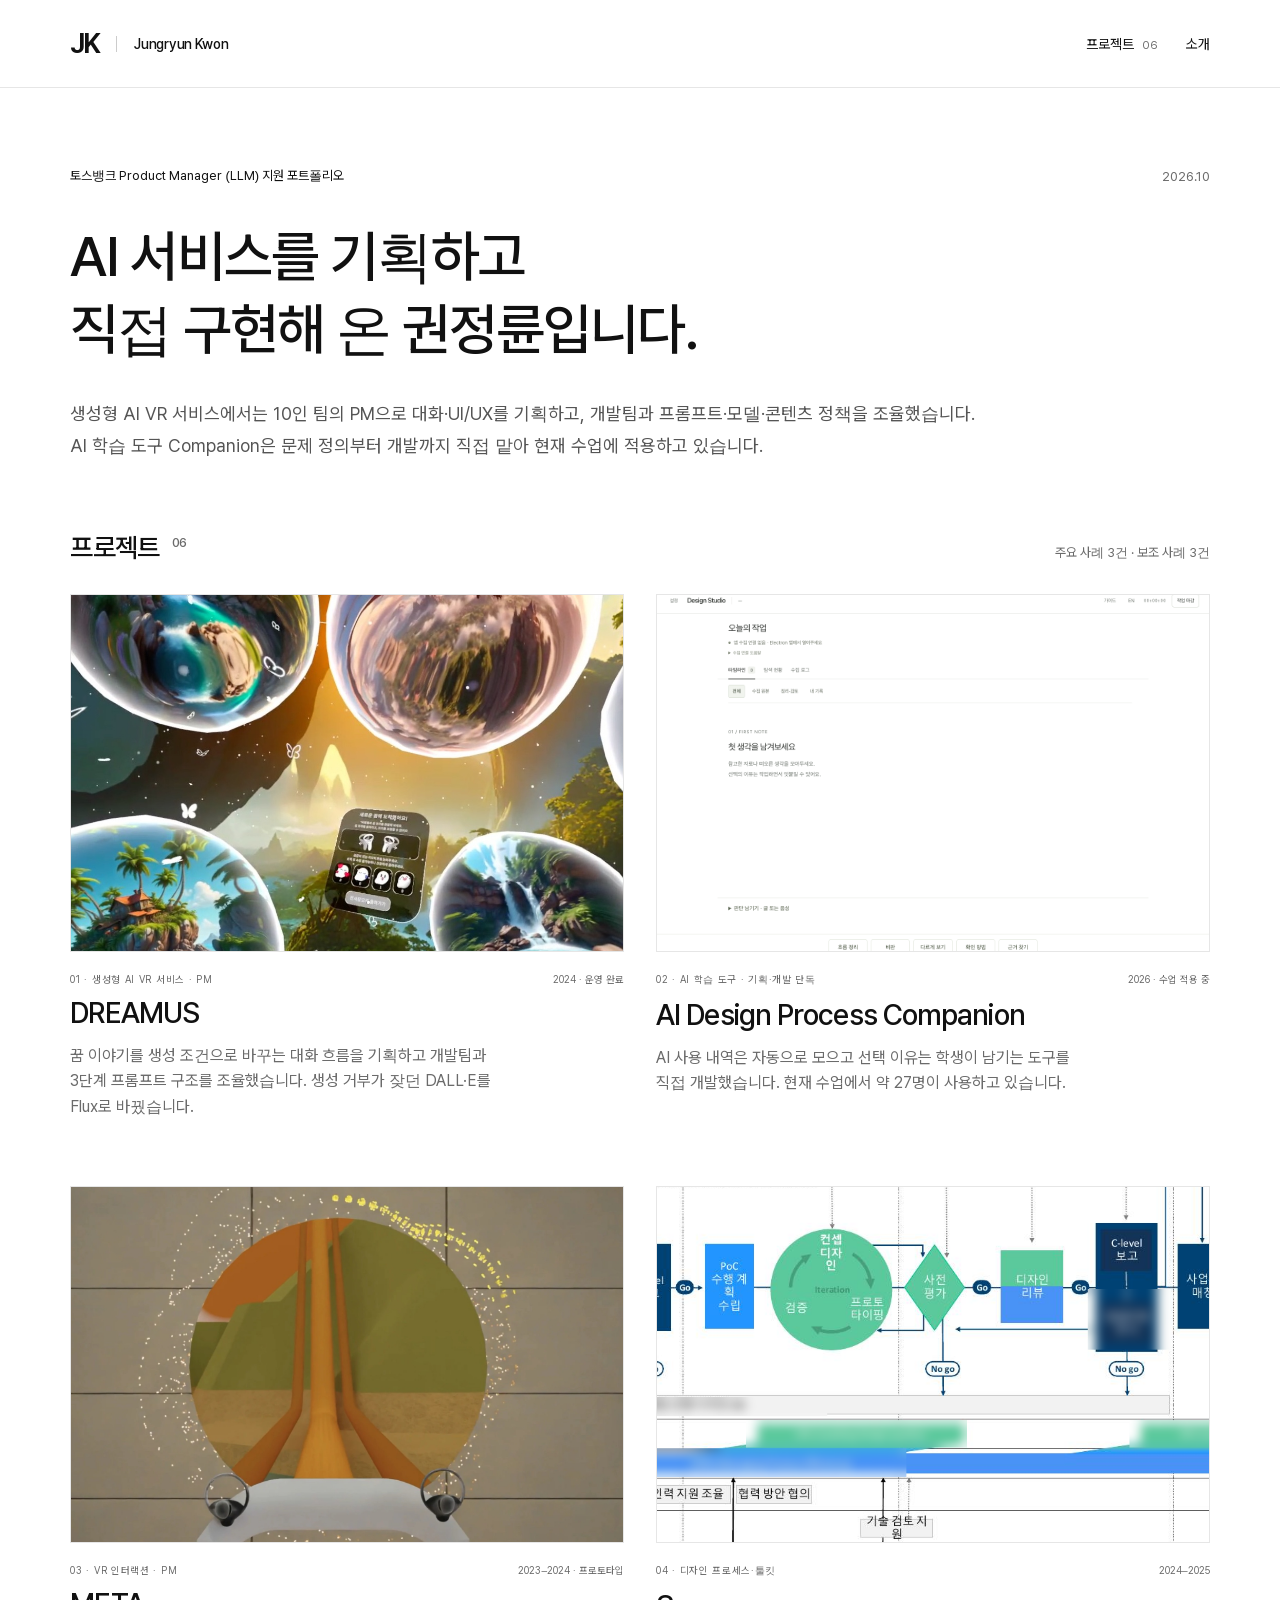
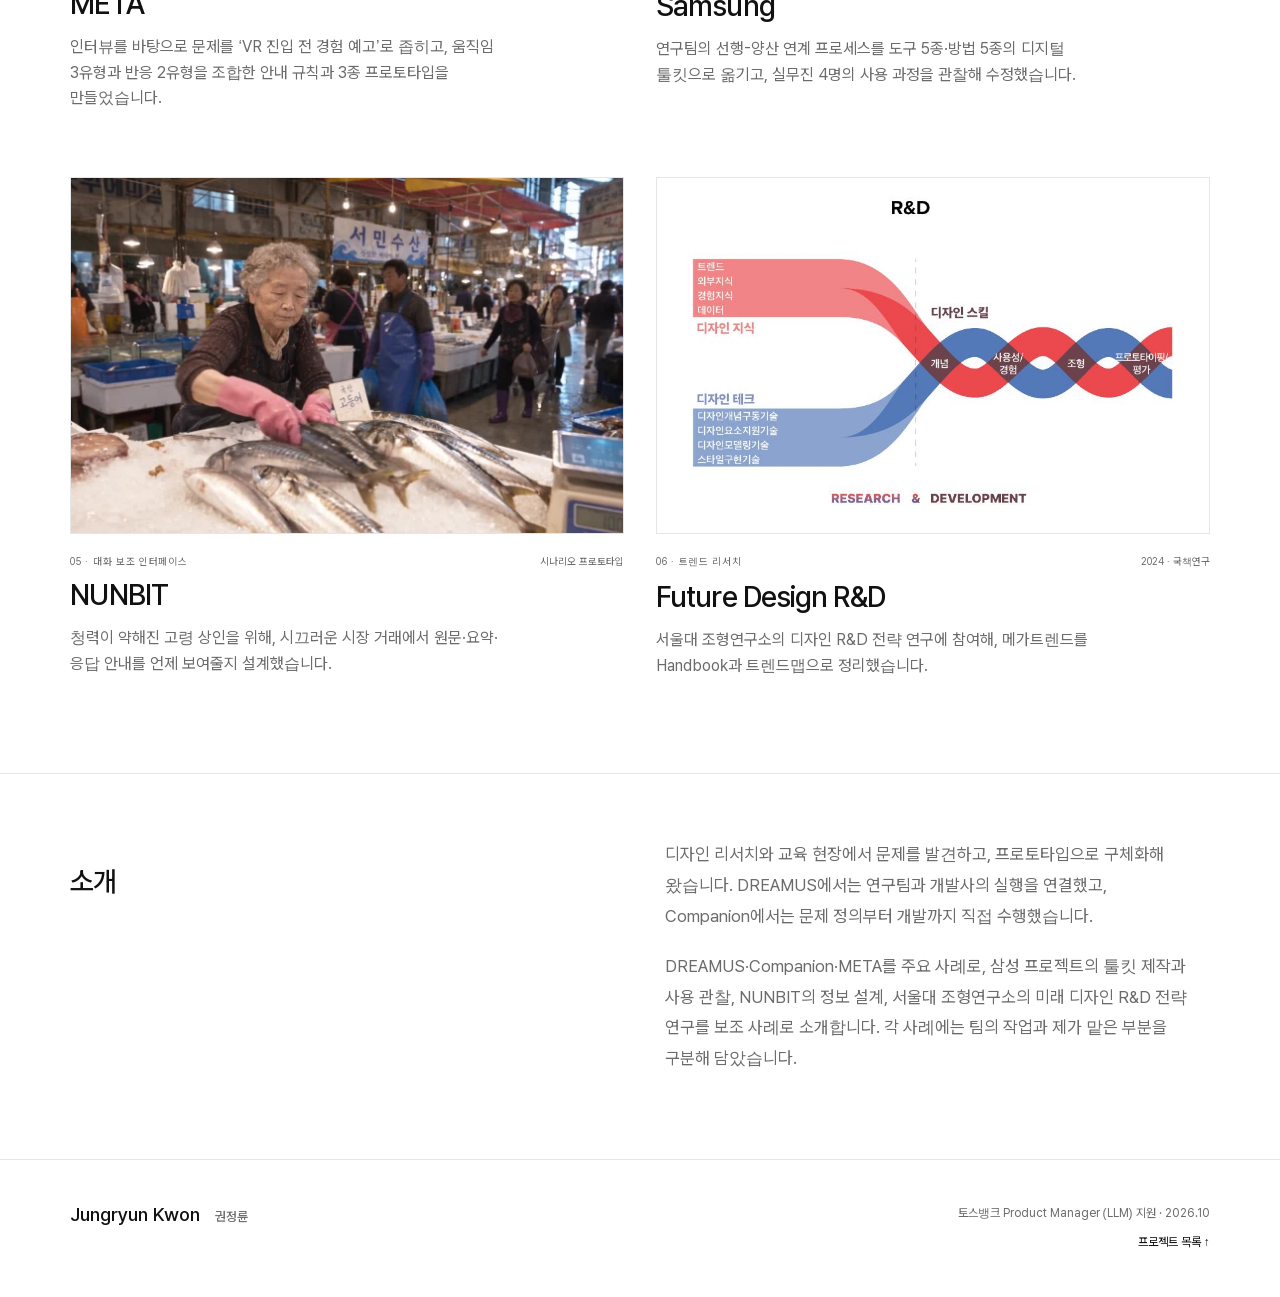
<file: toss-pm/index.html>
<!DOCTYPE html>
<html lang="ko"><head><meta charset="utf-8"><meta name="viewport" content="width=device-width,initial-scale=1"><meta name="description" content="권정륜의 LLM PM 포트폴리오. DREAMUS의 생성 파이프라인과 모델 전환, Companion의 제품 설계·구현, META와 NUNBIT의 경험 설계, 삼성 선행디자인 프로세스 툴킷, 미래 디자인 R&D 전략 연구를 소개합니다."><title>LLM Product Manager — 권정륜</title><link rel="icon" href="assets/favicon.svg"><link rel="stylesheet" href="styles.css?v=20261002-d"><script src="app.js" defer></script></head><body><a class="skip" href="#main">본문으로 이동</a><header class="site-header"><a class="brand" href="index.html" aria-label="권정륜 포트폴리오 홈">JK<span>Jungryun Kwon</span></a><nav aria-label="주 메뉴"><a href="index.html#projects">프로젝트 <span>06</span></a><a href="index.html#approach">소개</a></nav></header><main id="main"><section class="home-hero"><div class="hero-kicker">토스뱅크 Product Manager (LLM) 지원 포트폴리오 <span>2026.10</span></div><h1>AI 서비스를 기획하고<br>직접 구현해 온 권정륜입니다.</h1><div class="hero-bottom"><p>생성형 AI VR 서비스에서는 10인 팀의 PM으로 대화·UI/UX를 기획하고, 개발팀과 프롬프트·모델·콘텐츠 정책을 조율했습니다. <br>AI 학습 도구 Companion은 문제 정의부터 개발까지 직접 맡아 현재 수업에 적용하고 있습니다.</p></div></section><section id="projects" class="projects"><div class="section-heading"><h2>프로젝트<span>06</span></h2><p>주요 사례 3건 · 보조 사례 3건</p></div><div class="project-grid"><a class="project-card purple" href="dreamus.html"><div class="card-visual"><img src="assets/dreamus.jpg" alt="DREAMUS 프로젝트 결과 이미지" loading="lazy"></div><div class="card-meta"><span>01 · 생성형 AI VR 서비스 · PM</span><span>2024 · 운영 완료</span></div><h3>DREAMUS</h3><p>꿈 이야기를 생성 조건으로 바꾸는 대화 흐름을 기획하고 개발팀과 3단계 프롬프트 구조를 조율했습니다. 생성 거부가 잦던 DALL·E를 Flux로 바꿨습니다.</p></a><a class="project-card orange" href="companion.html"><div class="card-visual"><img src="assets/companion-interface.png" alt="Companion 구현 화면 · 빈 작업 기록 화면" loading="lazy"></div><div class="card-meta"><span>02 · AI 학습 도구 · 기획·개발 단독</span><span>2026 · 수업 적용 중</span></div><h3>AI Design Process Companion</h3><p>AI 사용 내역은 자동으로 모으고 선택 이유는 학생이 남기는 도구를 직접 개발했습니다. 현재 수업에서 약 27명이 사용하고 있습니다.</p></a><a class="project-card blue" href="meta.html"><div class="card-visual"><img src="assets/meta.jpg" alt="META 프로젝트 결과 이미지" loading="lazy"></div><div class="card-meta"><span>03 · VR 인터랙션 · PM</span><span>2023–2024 · 프로토타입</span></div><h3>META</h3><p>인터뷰를 바탕으로 문제를 ‘VR 진입 전 경험 예고’로 좁히고, 움직임 3유형과 반응 2유형을 조합한 안내 규칙과 3종 프로토타입을 만들었습니다.</p></a><a class="project-card slate" href="samsung.html"><div class="card-visual"><img src="assets/samsung-thumb.png" alt="삼성 선행디자인 프로세스 다이어그램 이미지" loading="lazy"></div><div class="card-meta"><span>04 · 디자인 프로세스·툴킷</span><span>2024–2025</span></div><h3>Samsung</h3><p>연구팀의 선행-양산 연계 프로세스를 도구 5종·방법 5종의 디지털 툴킷으로 옮기고, 실무진 4명의 사용 과정을 관찰해 수정했습니다.</p></a><a class="project-card green" href="nunbit.html"><div class="card-visual"><img src="assets/nunbit.jpg" alt="NUNBIT 프로젝트 결과 이미지" loading="lazy"></div><div class="card-meta"><span>05 · 대화 보조 인터페이스</span><span>시나리오 프로토타입</span></div><h3>NUNBIT</h3><p>청력이 약해진 고령 상인을 위해, 시끄러운 시장 거래에서 원문·요약·응답 안내를 언제 보여줄지 설계했습니다.</p></a><a class="project-card brick" href="rnd.html"><div class="card-visual"><img src="assets/rnd-hero.png" alt="미래 디자인 R&D 전략 연구 이미지" loading="lazy"></div><div class="card-meta"><span>06 · 트렌드 리서치</span><span>2024 · 국책연구</span></div><h3>Future Design R&D</h3><p>서울대 조형연구소의 디자인 R&D 전략 연구에 참여해, 메가트렌드를 Handbook과 트렌드맵으로 정리했습니다.</p></a></div></section><section id="approach" class="approach"><div><h2>소개</h2></div><div class="approach-copy"><p>디자인 리서치와 교육 현장에서 문제를 발견하고, 프로토타입으로 구체화해 왔습니다. DREAMUS에서는 연구팀과 개발사의 실행을 연결했고, Companion에서는 문제 정의부터 개발까지 직접 수행했습니다.</p><p>DREAMUS·Companion·META를 주요 사례로, 삼성 프로젝트의 툴킷 제작과 사용 관찰, NUNBIT의 정보 설계, 서울대 조형연구소의 미래 디자인 R&D 전략 연구를 보조 사례로 소개합니다. 각 사례에는 팀의 작업과 제가 맡은 부분을 구분해 담았습니다.</p></div></section></main><footer class="site-footer"><div><strong>Jungryun Kwon <span>권정륜</span></strong></div><p>토스뱅크 Product Manager (LLM) 지원 · 2026.10<br><a href="index.html#projects">프로젝트 목록 ↑</a></p></footer></body></html>
</file>
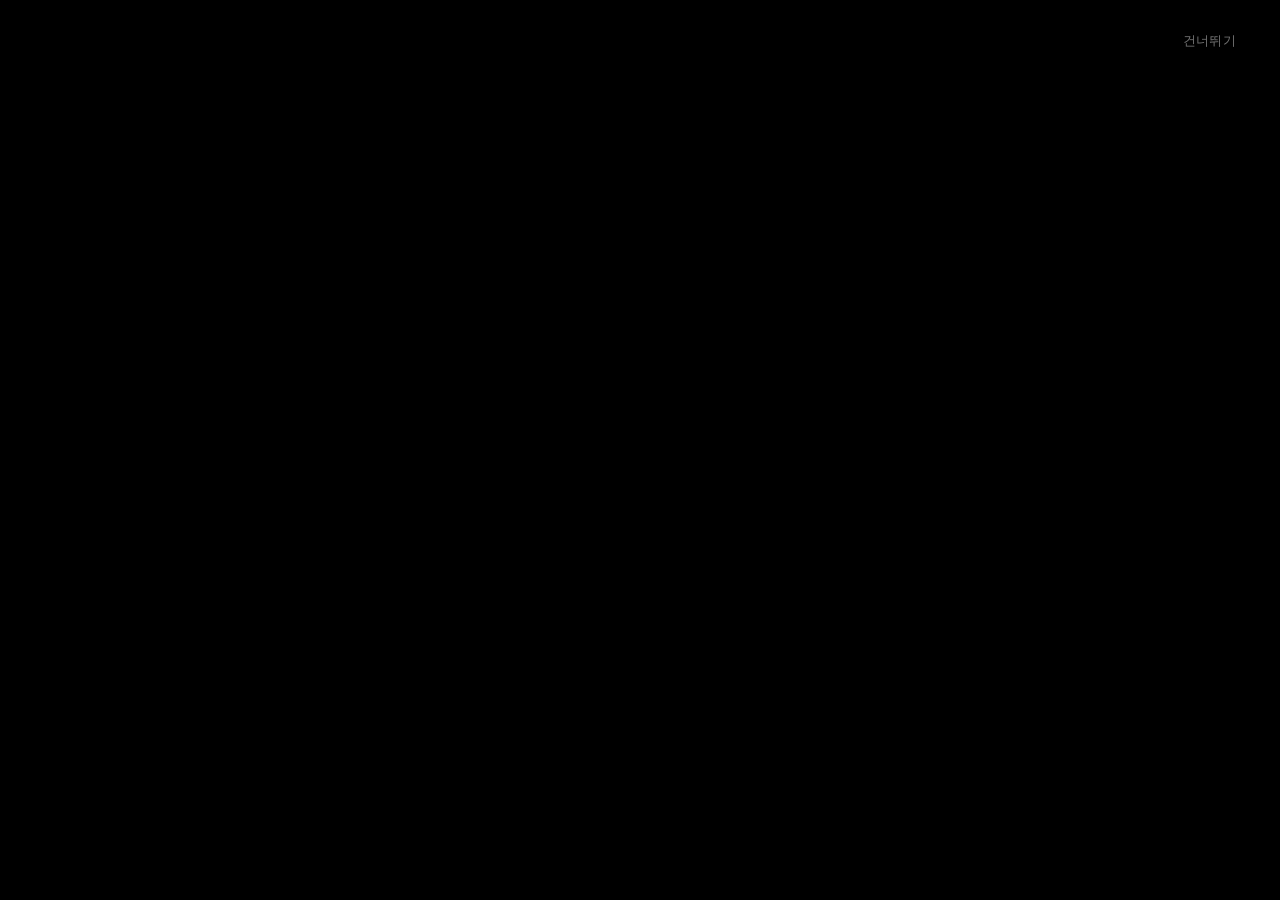
<file: nunbit-project/nunbit_v2.html>
<!DOCTYPE html>
<html lang="ko">
<head>
  <meta charset="UTF-8" />
  <meta name="viewport" content="width=device-width, initial-scale=1.0" />
  <title>NUNBIT — See People Not Noise</title>
  <link rel="preconnect" href="https://fonts.googleapis.com">
  <link rel="preconnect" href="https://fonts.gstatic.com" crossorigin>
  <link href="https://fonts.googleapis.com/css2?family=Inter:wght@300;400;500;600&display=swap" rel="stylesheet">
  <style>
    *, *::before, *::after { box-sizing: border-box; margin: 0; padding: 0; }

    html, body {
      width: 100%; height: 100%;
      overflow: hidden;
      background: #000;
      font-family:
        -apple-system, BlinkMacSystemFont,
        "SF Pro Display", "SF Pro Text",
        "Inter", "Apple SD Gothic Neo",
        "Pretendard", sans-serif;
      -webkit-font-smoothing: antialiased;
      -moz-osx-font-smoothing: grayscale;
      user-select: none;
      font-feature-settings: "cv02", "cv03", "cv04", "cv11";
    }

    #app {
      position: relative;
      width: 100vw; height: 100vh;
      background: #000;
      overflow: hidden;
    }

    /* ─── 1. INTRO LAYER (전체화면 영상 + 자막 + 인포그래픽 + 브랜드 카드) ─── */
    #introLayer {
      position: absolute;
      inset: 0; z-index: 50;
      background: #000;
      transition: opacity 900ms ease;
    }
    /* 인트로 배경 비디오 (전체화면) */
    #introVideo {
      position: absolute;
      inset: 0; width: 100%; height: 100%;
      object-fit: cover; object-position: center;
      display: block;
    }
    /* 인트로 건너뛰기 버튼 (우측 상단, 극도로 미니멀) */
    .intro-top-bar {
      position: absolute;
      top: 24px; right: 28px;
      z-index: 53;
    }
    .intro-skip-btn {
      padding: 8px 16px;
      background: rgba(255, 255, 255, 0.0);
      border: none;
      color: rgba(255, 255, 255, 0.45);
      font-size: 13px; font-weight: 400;
      cursor: pointer;
      letter-spacing: 0.02em;
      transition: color 180ms ease;
    }
    .intro-skip-btn:hover {
      color: rgba(255, 255, 255, 0.85);
    }

    /* 인트로 오버레이 카피 — 왼쪽 중간 영역, Apple 광고 + 다큐멘터리 스타일 */
    #introSubtitleBox {
      position: absolute;
      left: 6%;
      top: 45%;
      transform: translateY(-50%) translateY(8px);
      z-index: 52;
      opacity: 0; pointer-events: none;
      transition:
        opacity 600ms ease,
        transform 600ms cubic-bezier(0.22, 1, 0.36, 1);
      display: flex;
      align-items: stretch;
      gap: 16px;
      max-width: min(520px, 48vw);
      padding: 0;
    }
    #introSubtitleBox.visible {
      opacity: 1; transform: translateY(-50%) translateY(0);
    }
    /* 얇은 vertical accent line */
    #introSubtitleBox::before {
      content: '';
      flex-shrink: 0;
      width: 2px;
      background: rgba(255, 255, 255, 0.55);
      border-radius: 99px;
      align-self: stretch;
    }
    #introSubText {
      font-size: clamp(19px, 1.8vw, 24px);
      font-weight: 350;
      color: rgba(255, 255, 255, 0.95);
      letter-spacing: -0.015em;
      line-height: 1.6;
      text-align: left;
      word-break: keep-all;
      text-shadow: 0 2px 18px rgba(0, 0, 0, 0.9);
    }

    /* 영상 종료 후 등장하는 브랜드 카드 오버레이 (광고 스타일) */
    #introBrandCard {
      position: absolute;
      inset: 0;
      background: rgba(0, 0, 0, 0.96);
      backdrop-filter: blur(40px);
      -webkit-backdrop-filter: blur(40px);
      display: flex; flex-direction: column;
      align-items: center; justify-content: center;
      opacity: 0; pointer-events: none;
      transition: opacity 900ms cubic-bezier(0.22, 1, 0.36, 1);
      padding: 0 24px;
      z-index: 54;
      gap: 0;
    }
    #introBrandCard.visible { opacity: 1; pointer-events: auto; }

    /* 광고 스타일 - 핵심 통계 한 줄 */
    .brand-stat-line {
      font-size: clamp(13px, 1.2vw, 15px);
      font-weight: 400;
      color: rgba(255, 255, 255, 0.45);
      letter-spacing: 0.06em;
      text-align: center;
      margin-bottom: 20px;
    }
    .brand-name {
      font-size: clamp(48px, 6vw, 76px);
      font-weight: 600;
      letter-spacing: 0.22em;
      margin-right: -0.22em; /* 마지막 글자의 여백을 상쇄하여 화면 정중앙에 완벽 정렬 */
      text-align: center;
      color: #FFFFFF;
      margin-bottom: 18px;
      line-height: 1;
    }
    .brand-desc {
      font-size: clamp(15px, 1.5vw, 18px);
      font-weight: 350; color: rgba(255,255,255,0.6);
      text-align: center; line-height: 1.7;
      max-width: 480px; letter-spacing: -0.01em;
      margin-bottom: 38px;
    }
    .brand-desc strong {
      color: rgba(255,255,255,0.9); font-weight: 500;
    }
    .brand-primary-btn {
      display: inline-flex; align-items: center; gap: 10px;
      padding: 13px 32px;
      background: #FFFFFF;
      color: #000000;
      border: none; border-radius: 99px;
      font-size: 14.5px; font-weight: 500;
      letter-spacing: -0.01em;
      cursor: pointer;
      box-shadow: 0 8px 24px rgba(255,255,255,0.15);
      transition: all 220ms ease;
    }
    .brand-primary-btn:hover {
      transform: scale(1.03);
      box-shadow: 0 16px 40px rgba(255,255,255,0.32);
    }


        /* ─── 2. TITLE LAYER ─── */
    #titleLayer {
      position: absolute;
      inset: 0; z-index: 40;
      background: #000;
      display: flex; flex-direction: column;
      align-items: center; justify-content: center;
      opacity: 0; pointer-events: none;
    }
    .title-logo {
      font-size: clamp(40px, 4.8vw, 60px);
      font-weight: 600;
      letter-spacing: 0.22em;
      margin-right: -0.22em; /* 마지막 글자 자간 상쇄 */
      text-align: center;
      color: #FFFFFF;
      margin-bottom: 18px;
    }
    .title-tagline {
      font-size: clamp(16px, 1.8vw, 22px);
      font-weight: 350; color: rgba(255,255,255,0.65);
      letter-spacing: 0.04em;
    }

    /* ─── 3. INTERACTION LAYER ─── */
    #interactionLayer {
      position: absolute;
      inset: 0; z-index: 10;
      opacity: 0; pointer-events: none;
    }
    #customerVideo {
      position: absolute;
      inset: 0; width: 100%; height: 100%;
      object-fit: cover; object-position: center 30%;
      display: block;
    }/* ══════════════════════════════════════════════════════════════
       TRANSPARENT PANEL SPEAKER LOCATOR (#panelUIZone)
       - 실제 투명판 위치: top 58%, left 4%, right 4%, bottom 5%
       - 모든 NUNBIT UI는 이 투명판 영역 안에서만 표시
       - 화자 화면 x좌표(51%)를 투명판 상단 경계에 투영
       ══════════════════════════════════════════════════════════════ */
    #panelUIZone {
      position: absolute;
      top: 58%;
      left: 4%;
      right: 4%;
      bottom: 5%;
      pointer-events: none;
      z-index: 20;
    }

    /* 앰비언트 비네팅 (극미세 8~10% luminance 조절) */
    #focusVignette {
      position: absolute; inset: 0; pointer-events: none;
      background: radial-gradient(circle at 50% 36%, rgba(0,0,0,0) 50%, rgba(0,0,0,0.08) 100%);
      opacity: 0;
      transition: opacity 600ms ease;
      z-index: 12;
    }
    #focusVignette.active { opacity: 1; }

    #hearingOverlay {
      position: absolute; inset: 0; pointer-events: none; opacity: 0;
      background: radial-gradient(ellipse at 50% 30%, transparent 65%, rgba(10, 15, 25, 0.08) 100%);
      transition: opacity 400ms ease;
      z-index: 13;
    }
    #hearingOverlay.active { opacity: 1; }

    #vignette {
      position: absolute; inset: 0; pointer-events: none;
      background: radial-gradient(ellipse at 50% 40%, transparent 80%, rgba(0,0,0,0.1) 100%);
      z-index: 11;
    }

    #hud {
      position: absolute; inset: 0;
      pointer-events: none;
      z-index: 20;
    }

    /* ─── 2. SPEAKER LOCATOR & SPEECH INFORMATION (Speaker → Locator → Meaning) ─── */
    .speaker-locator-unit {
      position: absolute;
      left: 51%;
      top: 0;
      transform: translateX(-50%) translateY(-2px);
      display: flex;
      flex-direction: column;
      align-items: center;
      pointer-events: none;
      opacity: 0;
      transition:
        opacity 320ms cubic-bezier(0.22, 1, 0.36, 1),
        transform 320ms cubic-bezier(0.22, 1, 0.36, 1);
      z-index: 23;
    }
    .speaker-locator-unit.visible {
      opacity: 1;
      transform: translateX(-50%) translateY(0);
    }

    /* 매우 작은 downward chevron / triangle (8~10px, rgba(255,255,255,0.9), 매우 약한 glow) */
    .locator-chevron {
      display: flex;
      align-items: center;
      justify-content: center;
      width: 10px;
      height: 8px;
      filter: drop-shadow(0 1px 3px rgba(255, 255, 255, 0.22));
    }
    .locator-chevron svg {
      display: block;
      width: 10px;
      height: 8px;
    }

    /* 1px 짧은 vertical connector (16px, rgba(255,255,255,0.35)) */
    .locator-connector {
      width: 1px;
      height: 16px;
      background: rgba(255, 255, 255, 0.35);
      margin: 0;
    }

    /* 투명판 위에 맺히는 speech surface (원문 유지 + 하단 대형 축약 텍스트 2단 구조) */
    .speech-surface {
      display: inline-flex;
      flex-direction: column;
      align-items: center;
      justify-content: center;
      gap: 5px;
      padding: 11px 26px 13px 26px;
      background: rgba(255, 255, 255, 0.08);
      backdrop-filter: blur(20px) saturate(125%);
      -webkit-backdrop-filter: blur(20px) saturate(125%);
      border: 1px solid rgba(255, 255, 255, 0.22);
      border-top: 1px solid rgba(255, 255, 255, 0.38);
      border-radius: 17px;
      box-shadow: 0 6px 20px rgba(0, 0, 0, 0.12);
      white-space: nowrap;
      transition: all 260ms cubic-bezier(0.16, 1, 0.3, 1);
    }

    /* 1. 손님이 실제 말한 내용 (상단에 온전히 유지) */
    .speech-raw-text {
      font-size: clamp(14px, 1.3vw, 16px);
      font-weight: 450;
      color: rgba(255, 255, 255, 0.72);
      letter-spacing: -0.01em;
      line-height: 1.3;
      text-shadow: 0 1px 4px rgba(0, 0, 0, 0.4);
      transition: opacity 200ms ease;
    }

    /* 2. 하단 핵심 축약 요약 (폰트 크기를 훨씬 크고 굵게 강조) */
    .speech-summary-text {
      font-size: clamp(23px, 2.1vw, 27px);
      font-weight: 650;
      color: #FFFFFF;
      letter-spacing: -0.015em;
      line-height: 1.25;
      text-shadow: 0 1px 8px rgba(0, 0, 0, 0.45);
      opacity: 0;
      transform: translateY(4px);
      transition: opacity 260ms ease, transform 260ms cubic-bezier(0.16, 1, 0.3, 1);
      display: none;
    }
    .speech-summary-text.visible {
      display: block;
      opacity: 1;
      transform: translateY(0);
    }

    /* ─── 3. WAITING FOR MERCHANT (투명 OLED HUD 일체형 인터페이스) ─── */
    #merchantGuideCard {
      position: absolute;
      top: 24px;
      left: 51%; /* 화자 투영 앵커와 동일한 x좌표로 완벽 일체화 */
      transform: translateX(-50%) translateY(0);
      display: inline-flex;
      flex-direction: column;
      align-items: center;
      justify-content: center;
      gap: 5px;
      padding: 11px 26px;
      background: rgba(255, 255, 255, 0.08) !important;
      backdrop-filter: blur(20px) saturate(125%) !important;
      -webkit-backdrop-filter: blur(20px) saturate(125%) !important;
      border: 1px solid rgba(255, 255, 255, 0.22) !important;
      border-top: 1px solid rgba(255, 255, 255, 0.38) !important;
      border-radius: 15px;
      box-shadow: 0 6px 20px rgba(0, 0, 0, 0.12);
      opacity: 0;
      pointer-events: none;
      transition: opacity 280ms ease, transform 280ms ease, background 200ms ease;
      z-index: 30;
      white-space: nowrap;
      cursor: pointer;
      user-select: none;
    }
    #merchantGuideCard:hover {
      background: rgba(255, 255, 255, 0.14) !important;
      border-color: rgba(255, 255, 255, 0.35) !important;
    }
    #merchantGuideCard.visible {
      opacity: 1;
      pointer-events: auto;
    }
    #merchantGuideCard.matched {
      background: rgba(46, 160, 67, 0.22) !important;
      border-color: rgba(86, 211, 100, 0.65) !important;
      box-shadow: 0 0 24px rgba(86, 211, 100, 0.3) !important;
    }

    .hud-guide-main {
      font-size: clamp(22px, 2.0vw, 25px);
      font-weight: 500;
      color: #FFFFFF;
      letter-spacing: -0.015em;
      line-height: 1.35;
      text-shadow: 0 1px 6px rgba(0, 0, 0, 0.4);
    }
    .hud-guide-sub {
      display: flex;
      align-items: center;
      gap: 7px;
      font-size: 11.5px;
      font-weight: 400;
      color: rgba(255, 255, 255, 0.65);
      letter-spacing: -0.01em;
      transition: color 180ms ease;
    }
    .hud-mic-icon {
      width: 12px;
      height: 12px;
      color: rgba(255, 255, 255, 0.65);
      flex-shrink: 0;
      transition: color 180ms ease, transform 180ms ease;
    }
    /* 파란색 완전 제거 -> 맑고 깨끗한 소프트 화이트 펄스 */
    .hud-guide-sub.hearing {
      color: #FFFFFF;
    }
    .hud-guide-sub.hearing .hud-mic-icon {
      color: #FFFFFF;
      transform: scale(1.1);
    }
    /* 완료 시 세련된 미스티 에메랄드 */
    .hud-guide-sub.success {
      color: #A3E7B4;
      font-weight: 500;
    }
    .hud-guide-sub.success .hud-mic-icon {
      color: #A3E7B4;
    }

    /* ─── 5. FINALE ENDING LAYER (시네마틱 아웃트로) ─── */
    #endingLayer {
      position: absolute; inset: 0; z-index: 60;
      background: #000;
      display: flex; flex-direction: column;
      align-items: center; justify-content: center;
      opacity: 0; pointer-events: none;
      transition: opacity 900ms cubic-bezier(0.22, 1, 0.36, 1);
      padding: 0 24px;
    }
    #endingLayer.visible {
      opacity: 1; pointer-events: auto;
    }
    .ending-brand {
      font-size: clamp(40px, 4.8vw, 64px);
      font-weight: 600;
      letter-spacing: 0.22em;
      margin-right: -0.22em; /* 마지막 글자 자간 상쇄 */
      text-align: center;
      color: #FFFFFF;
      margin-bottom: 22px;
    }
    .ending-main-copy {
      font-size: clamp(19px, 2.2vw, 28px);
      font-weight: 500; color: #FFFFFF;
      text-align: center; line-height: 1.55;
      margin-bottom: 12px; letter-spacing: -0.02em;
    }
    .ending-tagline {
      font-size: clamp(15px, 1.7vw, 20px);
      font-weight: 350; color: rgba(255,255,255,0.6);
      letter-spacing: 0.04em; margin-bottom: 26px;
    }
    .ending-desc {
      font-size: clamp(13.5px, 1.4vw, 16px);
      font-weight: 350; color: rgba(255,255,255,0.45);
      text-align: center; line-height: 1.7;
      max-width: 520px; margin-bottom: 40px;
      letter-spacing: -0.01em;
    }
    .restart-btn {
      display: inline-flex; align-items: center; gap: 8px;
      padding: 11px 26px;
      background: rgba(255, 255, 255, 0.1);
      border: 1px solid rgba(255, 255, 255, 0.25);
      border-radius: 99px;
      color: #FFFFFF; font-size: 14px; font-weight: 450;
      letter-spacing: 0.01em; cursor: pointer;
      backdrop-filter: blur(16px);
      transition: all 200ms ease;
    }
    .restart-btn:hover {
      background: rgba(255, 255, 255, 0.22);
      border-color: #FFFFFF;
      transform: translateY(-2px);
    }
    .restart-btn:active {
      transform: translateY(1px);
    }

    /* ─── TRANSITION LOADER (세련된 미니멀 3-dot 펄스 '...') ─── */
    #transitionLoader {
      position: absolute;
      top: 50%;
      left: 50%;
      transform: translate(-50%, -50%);
      display: flex;
      align-items: center;
      gap: 10px;
      opacity: 0;
      pointer-events: none;
      transition: opacity 280ms ease;
      z-index: 55;
    }
    #transitionLoader.active {
      opacity: 1;
    }
    #transitionLoader .dot {
      width: 8px;
      height: 8px;
      background: rgba(255, 255, 255, 0.9);
      border-radius: 50%;
      box-shadow: 0 0 10px rgba(255, 255, 255, 0.6);
      animation: dotPulse 1.1s ease-in-out infinite;
    }
    #transitionLoader .dot.d1 { animation-delay: 0s; }
    #transitionLoader .dot.d2 { animation-delay: 0.18s; }
    #transitionLoader .dot.d3 { animation-delay: 0.36s; }

    @keyframes dotPulse {
      0%, 80%, 100% { transform: scale(0.65); opacity: 0.25; }
      40% { transform: scale(1.35); opacity: 1; }
    }

    /* 전환 오버레이 */
    #transitionOverlay {
      position: absolute; inset: 0; pointer-events: none;
      background: #000; opacity: 0; z-index: 35;
    }
    #transitionOverlay.black { opacity: 1; }

    /* 디버그 패널 (?debug=true) */
    #debugPanel {
      position: absolute; bottom: 14px; left: 14px;
      background: rgba(0,0,0,0.8); border: 1px solid rgba(255,255,255,0.15);
      border-radius: 8px; padding: 10px 14px;
      font-family: monospace; font-size: 11px; color: #aaa;
      z-index: 100; pointer-events: none;
      display: none; line-height: 1.6;
    }
    #debugPanel.show { display: block; }
    #debugPanel span { color: #6ED6FF; }
  </style>
</head>
<body>
<div id="app">

  <!-- 1. INTRO LAYER (전체화면 영상 + 자막 + 인포그래픽 + 브랜드 카드) -->
  <div id="introLayer">
    <!-- 1-A. 인트로 영상 전체화면 -->
    <video id="introVideo" playsinline muted></video>

    <!-- 1-B. 건너뛰기 버튼 (우측 상단, 극도로 미니멀) -->
    <div class="intro-top-bar" id="introTopBar">
      <button class="intro-skip-btn" id="btnIntroSkip">건너뛰기</button>
    </div>


    <!-- 1-C. 인트로 광고 카피 오버레이 (좌하단, 다큐/광고 스타일) -->
    <div id="introSubtitleBox">
      <div id="introSubText"></div>
    </div>

    <!-- 1-D. 영상 종료 후 브랜드 카드 (광고처럼, 핵심 정보 1개 + CTA) -->
    <div id="introBrandCard">
      <div class="brand-name">NUNBIT</div>
      <div class="brand-stat-line" style="font-size: clamp(15px, 1.6vw, 19px); color: rgba(255,255,255,0.7); margin-bottom: 24px;">Stay with the person, not the noise.</div>
      <div class="brand-desc" style="margin-bottom: 34px;">
        시끄러운 환경에서도<br>
        손님의 얼굴을 바라보며 대화를 이어가는<br>
        <strong>투명 대화 보조 인터페이스</strong>
      </div>
      <button class="brand-primary-btn" id="btnBrandStart">
        <span>직접 체험하기</span>
        <svg width="15" height="15" viewBox="0 0 24 24" fill="none" stroke="currentColor" stroke-width="2.5"><polyline points="9 18 15 12 9 6"></polyline></svg>
      </button>
    </div>

    <!-- 1-E. 청각 노화 상인 데이터 인포그래픽 모달 (Glassmorphic) -->
  </div>

  <!-- 2. TITLE LAYER -->
  <div id="titleLayer">
    <div class="title-logo">NUNBIT</div>
    <div class="title-tagline">Stay with the person, not the noise.</div>
  </div>

  <!-- TRANSITION OVERLAY -->
  <div id="transitionOverlay"></div>
  <div id="transitionLoader">
    <span class="dot d1"></span>
    <span class="dot d2"></span>
    <span class="dot d3"></span>
  </div>

  <!-- 3. INTERACTION LAYER -->
  <div id="interactionLayer">
    <video id="customerVideo" playsinline></video>
    <div id="focusVignette"></div>
    <div id="hearingOverlay"></div>
    <div id="vignette"></div>

    <div id="hud">
      <!-- 실제 아크릴 투명판 위치 전용 UI 영역 (#panelUIZone: top 52%, height 38%) -->
      <div id="panelUIZone">
        <!-- 1. Speaker Locator & Speech Information (Speaker → Locator → Meaning) -->
        <div id="speakerLocatorUnit" class="speaker-locator-unit">
          <div class="locator-chevron">
            <svg width="10" height="8" viewBox="0 0 10 8">
              <polygon points="0,0 10,0 5,8" fill="rgba(255,255,255,0.9)" />
            </svg>
          </div>
          <div class="locator-connector"></div>
          <div id="speechInfoCard" class="speech-surface">
            <div id="speechRawText" class="speech-raw-text"></div>
            <div id="speechSummaryText" class="speech-summary-text"></div>
          </div>
        </div>

        <!-- 2. 상인 답변 대기 상태 (투명 OLED HUD 일체형 디자인) -->
        <div id="merchantGuideCard" title="마이크로 말씀하시거나, 클릭 또는 Space로 대답할 수 있습니다">
          <div class="hud-guide-main" id="guideQuoteText">“두 마리에 만이천 원입니다.”</div>
          <div class="hud-guide-sub" id="guideLiveStt">
            <svg class="hud-mic-icon" width="12" height="12" viewBox="0 0 24 24" fill="none" stroke="currentColor" stroke-width="2" stroke-linecap="round" stroke-linejoin="round">
              <path d="M12 1a3 3 0 0 0-3 3v8a3 3 0 0 0 6 0V4a3 3 0 0 0-3-3z"></path>
              <path d="M19 10v2a7 7 0 0 1-14 0v-2"></path>
              <line x1="12" y1="19" x2="12" y2="23"></line>
              <line x1="8" y1="23" x2="16" y2="23"></line>
            </svg>
            <span id="guideLiveSttText">마이크로 말씀하시거나 카드를 탭하세요 (Space)</span>
          </div>
        </div>
      </div>
    </div>
  </div>

  <!-- ─── 5. 시네마틱 피날레 엔딩 카드 ─── -->
  <div id="endingLayer">
    <div class="ending-brand">NUNBIT</div>
    <div class="ending-main-copy">
      소음이 아닌,<br>사람의 눈을 바라보는 대화.
    </div>
    <div class="ending-tagline">Stay with the person, not the noise.</div>
    <div class="ending-desc">
      연령성 청각 저하가 있는 상인이 시끄러운 시장 소음에 시선을 빼앗기지 않고,<br>
      손님의 표정과 눈을 마주하며 이어가는 따뜻한 거래 경험입니다.
    </div>
    <button class="restart-btn" id="restartBtn">
      <svg width="16" height="16" viewBox="0 0 24 24" fill="none" stroke="currentColor" stroke-width="2.2" stroke-linecap="round" stroke-linejoin="round"><polyline points="1 4 1 10 7 10"></polyline><path d="M3.51 15a9 9 0 1 0 2.13-9.36L1 10"></path></svg>
      <span>다시 체험하기</span>
    </button>
  </div>

  <!-- 디버그 패널 (?debug=true) -->
  <div id="debugPanel">
    <div>state:       <span id="dbState">—</span></div>
    <div>videoTime:   <span id="dbTime">—</span></div>
    <div>mic:         <span id="dbMic">—</span></div>
    <div>stt:         <span id="dbStt" style="color:#ffd080">—</span></div>
    <div>filter:      <span id="dbFilter">—</span></div>
  </div>

</div>

<script>
/* ═══════════════════════════════════════════════════════════════
   NUNBIT v7 — REAL PRODUCT EXPERIENCE
   - 2단 캐스케이드 580Hz 로우패스 필터로 "실제 노인성 난청" 음향 체감 극대화
   - 손님 얼굴의 사족 텍스트 제거, 미니멀 정밀 코너 브래킷만 유지
   - 제품 투명 디스플레이 OLED HUD (Real Glassmorphism + 고가독성)
   - 체험 안내 메시지(플로팅 캡슐)를 제품 UI에서 완벽 분리
   - 시네마틱 엔딩 피날레 시퀀스 & 리플레이 완성
   ═══════════════════════════════════════════════════════════════ */

const isDebug = new URLSearchParams(window.location.search).get('debug') === 'true';
if (isDebug) {
  document.body.classList.add('debug-mode');
  document.getElementById('debugPanel').classList.add('show');
}
function db(k, v) {
  if (!isDebug) return;
  const el = document.getElementById('db' + k);
  if (el) el.textContent = v;
}

const TL = {
  speaking1Start  : 2.0,
  speaking1End    : 5.1,
  speaking2Start  : 16.0,
  speaking2End    : 18.0,
};

const SPEECH_1        = '사장님, 이 고등어 얼마예요?';
const SPEECH_2        = '그럼 좋은 걸로 두 마리 주세요.';
const SEMANTIC_2_HTML = '<span class="accent">고등어 2마리</span> · 12,000원 (주문 확정)';

/* ── States ── */
const S = {
  INTRO      : 'INTRO',
  TITLE      : 'TITLE',
  C_IDLE     : 'C_IDLE',
  C_SPEAK_1  : 'C_SPEAK_1',
  WAIT_MERCH : 'WAIT_MERCH',
  MERCH_DET  : 'MERCH_DET',
  C_SPEAK_2  : 'C_SPEAK_2',
  SEMANTIC_2 : 'SEMANTIC_2',
  ENDING     : 'ENDING',
};

let state         = S.INTRO;
let handled       = {};
let merchantDone  = false;
let micAvailable  = false;
let micActive     = false;
let recognition   = null;
let timers        = [];

function clearTimers() { timers.forEach(clearTimeout); timers = []; }
function later(fn, ms) {
  const id = setTimeout(() => { timers = timers.filter(t => t !== id); fn(); }, ms);
  timers.push(id); return id;
}
function setState(next) {
  state = next; db('State', next); onEnter(next);
}

/* ── DOM Elements ── */
const introLayer             = document.getElementById('introLayer');
const introVideo             = document.getElementById('introVideo');
const introTopBar            = document.getElementById('introTopBar');
const btnIntroSkip           = document.getElementById('btnIntroSkip');
const introSubtitleBox       = document.getElementById('introSubtitleBox');
const introSubText           = document.getElementById('introSubText');
const introBrandCard         = document.getElementById('introBrandCard');
const btnBrandStart          = document.getElementById('btnBrandStart');

const titleLayer             = document.getElementById('titleLayer');
const iLayer                 = document.getElementById('interactionLayer');
const vid                    = document.getElementById('customerVideo');
const focusVignette          = document.getElementById('focusVignette');
const hOverlay               = document.getElementById('hearingOverlay');
const panelUIZone            = document.getElementById('panelUIZone');
const speakerLocatorUnit     = document.getElementById('speakerLocatorUnit');
const speechRawText         = document.getElementById('speechRawText');
const speechSummaryText     = document.getElementById('speechSummaryText');
const merchantGuideCard      = document.getElementById('merchantGuideCard');
const btnQuickAnswer         = document.getElementById('btnQuickAnswer');
const guideStatusLabel       = document.getElementById('guideStatusLabel');
const guideQuoteText         = document.getElementById('guideQuoteText');
const guideLiveStt           = document.getElementById('guideLiveStt');
const guideLiveSttText       = document.getElementById('guideLiveSttText');
const endingLayer            = document.getElementById('endingLayer');
const restartBtn             = document.getElementById('restartBtn');
const tOverlay               = document.getElementById('transitionOverlay');
const transitionLoader       = document.getElementById('transitionLoader');

/* ── Speaker Localization Anchor (Customer video screen x ≈ 51%) ── */
// 프로토타입 기준 고정 화자 투영 앵커 (panelUIZone 상단 경계 x=51%)
const speakerAnchor = { x: 51.0 };

/* ════════════════════════════════════════════
   1. 현실적인 고도 노인성 난청(Presbycusis) 오디오 필터
   - 2단 캐스케이드 로우패스 (580Hz + 680Hz): 700Hz 이상 자음 탈락, 웅얼거림 극대화
   - 원본 패스(normalGain) 100% 완전 소거
   - 시장 핑크 노이즈 게인 증폭으로 SNR 대폭 악화
   ════════════════════════════════════════════ */
let audioCtx     = null;
let filterGain   = null;
let normalGain   = null;
let filterActive = false;

function initAudio() {
  if (audioCtx) return;
  try {
    audioCtx = new (window.AudioContext || window.webkitAudioContext)();
    if (audioCtx.state === 'suspended') audioCtx.resume();

    const src = audioCtx.createMediaElementSource(vid);

    // 1. 정상 패스
    normalGain = audioCtx.createGain();
    normalGain.gain.value = 1.0;
    src.connect(normalGain);
    normalGain.connect(audioCtx.destination);

    // 2. 2단 캐스케이드 로우패스 필터 체인 (강력한 고주파 차단)
    const lp1 = audioCtx.createBiquadFilter();
    lp1.type = 'lowpass'; lp1.frequency.value = 580; lp1.Q.value = 1.5;

    const lp2 = audioCtx.createBiquadFilter();
    lp2.type = 'lowpass'; lp2.frequency.value = 680; lp2.Q.value = 1.0;

    const hp = audioCtx.createBiquadFilter();
    hp.type = 'highpass'; hp.frequency.value = 220; hp.Q.value = 0.7;

    const dist = audioCtx.createWaveShaper();
    dist.curve = makeDistCurve(28);
    dist.oversample = '2x';

    filterGain = audioCtx.createGain();
    filterGain.gain.value = 0.0;

    // 시장 핑크 노이즈 (소음 중첩)
    const bufLen = audioCtx.sampleRate * 2;
    const nBuf = audioCtx.createBuffer(1, bufLen, audioCtx.sampleRate);
    const nd = nBuf.getChannelData(0);
    let b = [0,0,0,0,0,0,0];
    for (let i = 0; i < bufLen; i++) {
      const w = Math.random()*2-1;
      b[0] = 0.99886*b[0] + w*0.0555179; b[1] = 0.99332*b[1] + w*0.0750759;
      b[2] = 0.96900*b[2] + w*0.1538520; b[3] = 0.86650*b[3] + w*0.3104856;
      b[4] = 0.55000*b[4] + w*0.5329522; b[5] = -0.7616*b[5] - w*0.0168980;
      nd[i] = (b[0]+b[1]+b[2]+b[3]+b[4]+b[5]+b[6]+w*0.5362)*0.035;
      b[6] = w*0.115926;
    }
    const noiseNode = audioCtx.createBufferSource();
    noiseNode.buffer = nBuf;
    noiseNode.loop = true;

    const nLp = audioCtx.createBiquadFilter();
    nLp.type = 'bandpass'; nLp.frequency.value = 1200; nLp.Q.value = 0.8;
    const nGain = audioCtx.createGain();
    nGain.gain.value = 0.0;

    noiseNode.connect(nLp);
    nLp.connect(nGain);
    nGain.connect(audioCtx.destination);
    noiseNode.start();

    // 체인 연결
    src.connect(lp1);
    lp1.connect(lp2);
    lp2.connect(hp);
    hp.connect(dist);
    dist.connect(filterGain);
    filterGain.connect(audioCtx.destination);

    audioCtx._nGain = nGain;
  } catch(e) {
    db('Audio', 'init err: ' + e.message);
  }
}

function makeDistCurve(amount) {
  const n = 256, curve = new Float32Array(n);
  for (let i = 0; i < n; i++) {
    const x = (i * 2) / n - 1;
    curve[i] = ((Math.PI + amount) * x) / (Math.PI + amount * Math.abs(x));
  }
  return curve;
}

function filterOn() {
  filterActive = true;
  db('Filter', 'ACTIVE');
  hOverlay.classList.add('active');

  if (audioCtx && audioCtx.state === 'suspended') {
    audioCtx.resume();
  }

  // 고객 목소리가 먹통이 되거나 소멸되지 않고, 편안하고 또렷하게 들리도록 게인 밸런스 최적화
  if (normalGain && filterGain && audioCtx) {
    const t = audioCtx.currentTime;
    normalGain.gain.cancelScheduledValues(t);
    filterGain.gain.cancelScheduledValues(t);
    // 원본 음성을 완전히 0으로 죽이지 않고 0.55 유지 -> 손님 목소리가 확실하게 들림!
    normalGain.gain.linearRampToValueAtTime(0.55, t + 0.12);
    filterGain.gain.linearRampToValueAtTime(0.65, t + 0.12);
    if (audioCtx._nGain) {
      audioCtx._nGain.gain.cancelScheduledValues(t);
      audioCtx._nGain.gain.linearRampToValueAtTime(0.08, t + 0.12);
    }
  }
}

function filterOff() {
  filterActive = false;
  db('Filter', 'OFF');
  hOverlay.classList.remove('active');

  if (normalGain && filterGain && audioCtx) {
    const t = audioCtx.currentTime;
    normalGain.gain.cancelScheduledValues(t);
    filterGain.gain.cancelScheduledValues(t);
    normalGain.gain.linearRampToValueAtTime(0.85, t + 0.12);
    filterGain.gain.linearRampToValueAtTime(0.0, t + 0.12);
    if (audioCtx._nGain) {
      audioCtx._nGain.gain.cancelScheduledValues(t);
      audioCtx._nGain.gain.linearRampToValueAtTime(0.0, t + 0.12);
    }
  }
}

/* ════════════════════════════════════════════
   2. 상인 음성 인식 & 시네마틱 역할극 인터랙션 (Web Speech API)
   ════════════════════════════════════════════ */
let silenceTimer    = null;
let lastSpokenText  = '';
let hasHeardSpeech  = false;

/**
 * 사전 마이크 권한 요청 (체험하기 버튼 클릭 시 호출하여 브라우저 권한을 획득)
 * 주의: getUserMedia 스트림을 열어둔 채 유지하면 Web Speech API와 충돌하므로
 * 권한 확인 후 스트림 트랙을 닫아 SpeechRecognition이 마이크를 독점하도록 합니다.
 */
async function initMic() {
  try {
    if (navigator.mediaDevices && navigator.mediaDevices.getUserMedia) {
      const s = await navigator.mediaDevices.getUserMedia({ audio: true, video: false });
      micAvailable = true;
      // SpeechRecognition과의 하드웨어 마이크 점유 충돌 방지를 위해 즉시 트랙 해제
      s.getTracks().forEach(t => t.stop());
      db('Mic', 'ready');
      console.log('[initMic] Mic permission granted & ready for SpeechRecognition');
      return true;
    }
  } catch(e) {
    micAvailable = false;
    db('Mic', 'denied: ' + e.message);
    console.warn('[initMic] Mic permission error:', e);
    return false;
  }
  return false;
}

function startMerchantSTT() {
  hasHeardSpeech = false;
  lastSpokenText = '';
  micActive = true;

  if (merchantGuideCard) merchantGuideCard.classList.remove('matched');
  if (guideLiveStt) {
    guideLiveStt.classList.remove('hearing', 'success');
  }
  if (guideLiveSttText) {
    guideLiveSttText.textContent = '듣고 있어요... “두 마리에 만이천 원입니다” 말씀하세요';
  }

  const SR = window.SpeechRecognition || window.webkitSpeechRecognition;
  if (!SR) {
    console.warn('[STT] SpeechRecognition not supported in this browser.');
    if (guideLiveSttText) {
      guideLiveSttText.textContent = '카드를 탭하거나 Space를 눌러 대답하세요';
    }
    return;
  }

  try {
    if (recognition) {
      try { recognition.abort(); } catch(e) {}
    }
    recognition = new SR();
    recognition.lang = 'ko-KR';
    recognition.continuous = false; // 발화 즉시 반응하는 단발 모드
    recognition.interimResults = true;
    recognition.maxAlternatives = 5;

    recognition.onstart = () => {
      db('Mic', 'STT listening');
      console.log('[STT] Mic listening started');
      if (guideLiveStt) guideLiveStt.classList.add('hearing');
      if (guideLiveSttText && !hasHeardSpeech) {
        guideLiveSttText.textContent = '듣고 있어요... “두 마리에 만이천 원입니다”';
      }
    };

    recognition.onresult = (e) => {
      let interim = '', final = '';
      for (let i = e.resultIndex; i < e.results.length; i++) {
        const t = e.results[i][0].transcript;
        e.results[i].isFinal ? final += t : interim += t;
      }

      const heard = (final || interim).trim();
      if (heard) {
        lastSpokenText = heard;
        console.log('[STT Result]', heard);
        db('Stt', heard);

        // 사용자가 말하는 단어가 실시간으로 카드 하단에 부드럽게 렌더링
        if (guideLiveSttText && !hasHeardSpeech) {
          guideLiveSttText.textContent = `“${heard}”`;
        }

        // 유연하면서도 명확한 가격/수량 키워드 검증
        if (isKeyResponse(heard)) {
          hasHeardSpeech = true;
          console.log('[STT Success Matched]', heard);
          if (merchantGuideCard) merchantGuideCard.classList.add('matched');
          if (guideLiveStt) {
            guideLiveStt.classList.remove('hearing');
            guideLiveStt.classList.add('success');
          }
          if (guideLiveSttText) {
            guideLiveSttText.textContent = `“${heard}” 전달 완료`;
          }
          setTimeout(() => {
            advanceToNextScene('음성 대답: ' + heard);
          }, 420);
          return;
        }
      }
    };

    recognition.onerror = (err) => {
      console.warn('[STT Error]', err.error);
      db('Mic', 'err:' + err.error);
      if (err.error === 'not-allowed') {
        if (guideLiveSttText) {
          guideLiveSttText.textContent = '마이크 권한을 허용하거나 카드를 탭하세요 (Space)';
        }
      }
    };

    recognition.onend = () => {
      // 대기 중이고 아직 대답이 안 끝났으면 계속해서 다시 청취
      if (micActive && !merchantDone && (state === S.WAIT_MERCH || state === S.C_SPEAK_1)) {
        setTimeout(() => {
          if (micActive && !merchantDone && state === S.WAIT_MERCH) {
            try { recognition.start(); } catch(ex) {}
          }
        }, 120);
      }
    };

    recognition.start();
  } catch(e) {
    console.warn('[STT Start Error]', e);
    db('Mic', 'start err: ' + e.message);
  }
}

function stopMerchantSTT() {
  micActive = false;
  if (recognition) {
    try { recognition.abort(); } catch(e) {}
    recognition = null;
  }
}

/**
 * 상인의 핵심 대답 문장 정밀 검증 함수
 * 단순 숨소리/기침 등은 통과하지 않고, 실제 가격이나 두마리에 대한 응답이면 폭넓게 통과
 */
function isKeyResponse(text) {
  if (!text || text.trim().length < 1) return false;

  const t = text.replace(/\s+/g, '').replace(/,/g, '');

  // 1. 단순 소음/무의미한 한 글자 추임새 제외
  if (/^(네|예|응|어|아|음|글쎄|저기|그|에|하|허|얍|오)$/.test(t)) return false;

  // 2. '만이천' / '12000' / '만2천' / '1.2만' 포함 시 즉각 통과
  if (t.includes('만이천') || t.includes('12000') || t.includes('만2천') || t.includes('1.2만')) {
    return true;
  }

  // 3. '두마리'/'2마리' 와 함께 가격 관련 단어(원, 만, 천, 드릴) 언급 시 통과
  if ((t.includes('두마리') || t.includes('2마리')) && (t.includes('원') || t.includes('만') || t.includes('천') || t.includes('드릴') || t.includes('얼마'))) {
    return true;
  }

  // 4. 일반적인 가격 발화 (예: '만원', '이만원', '만오천원', '칠천원' 등)
  if (/(일|이|삼|사|오|육|칠|팔|구)?만([일이삼사오육칠팔구\d]+천)?원?/.test(t)) {
    if (t.includes('만') || t.includes('천') || t.includes('원')) return true;
  }
  if (/\d{3,6}원?/.test(t)) return true;

  return false;
}

/**
 * 다음 씬(13.8초 손님 응답 영상)으로 전진
 */
function advanceToNextScene(reason = '') {
  if (merchantDone && state === S.MERCH_DET && !vid.paused) return;
  merchantDone = true;
  console.log('[advanceToNextScene] Triggered by:', reason, '| current state:', state);

  stopMerchantSTT();

  if (merchantGuideCard) merchantGuideCard.classList.remove('visible');
  if (speakerLocatorUnit) speakerLocatorUnit.classList.remove('visible');
  if (focusVignette) focusVignette.classList.remove('active');
  filterOff();

  state = S.MERCH_DET;
  db('State', S.MERCH_DET);

  vid.pause();
  vid.currentTime = 13.8;
  const p = vid.play();
  if (p !== undefined) {
    p.then(() => {
      console.log('[advanceToNextScene] Customer video playing at 13.8s ✓');
    }).catch(err => {
      console.warn('[advanceToNextScene] Retrying with mute fallback:', err);
      vid.muted = true;
      vid.play().then(() => {
        setTimeout(() => { vid.muted = false; }, 150);
      }).catch(e => console.error('[advanceToNextScene] Play error:', e));
    });
  }
}

// 가이드 카드 자체를 탭하면 바로 "두 마리에 만이천 원입니다" 대답을 전달
if (merchantGuideCard) {
  merchantGuideCard.addEventListener('click', (e) => {
    e.stopPropagation();
    advanceToNextScene('카드 탭으로 직접 대답');
  });
}

/* ════════════════════════════════════════════
   3. UI 애니메이션 헬퍼
   ════════════════════════════════════════════ */
function animateIdle(bars, rafKey, bases, amps, spds) {
  cancelAnimationFrame(window[rafKey]);
  let t = 0;
  function tick() {
    t += 0.045;
    bars.forEach((b, i) => {
      if (b) {
        const h = bases[i] + Math.sin(t * spds[i] + i * 1.2) * amps[i];
        b.style.height = `${Math.max(3, h)}px`;
      }
    });
    window[rafKey] = requestAnimationFrame(tick);
  }
  tick();
}
function stopIdle(rafKey) {
  cancelAnimationFrame(window[rafKey]);
}

function fadeBlack(on, dur = 700) {
  return new Promise(r => {
    tOverlay.style.transition = `opacity ${dur}ms ease`;
    tOverlay.classList.toggle('black', on);
    setTimeout(r, dur);
  });
}

/* ════════════════════════════════════════════
   4. 인트로 광고 커피 오버레이 (좌하단 다큐/광고 스타일)
   ════════════════════════════════════════════ */
const INTRO_SUBS = [
  { s: 0.5,  e: 4.2,  t: '사람의 목소리와 시장 소음이 겹치는 순간' },
  { s: 4.5,  e: 8.5,  t: '나이가 들수록 소음 속 말소리를 구분하기 어려워집니다' },
  { s: 8.8,  e: 12.8, t: '한 번의 질문이 여러 번의 되묻기로 이어지고' },
  { s: 13.1, e: 17.0, t: '시선은 사람보다 소리를 확인하는 데 머물게 됩니다' },
  { s: 17.3, e: 21.0, t: '소음이 아닌, 사람에게 시선을 머물 수 있도록' },
];

let currentSubIdx = -1;
let introTypeTimer = null;

// 인트로 카피 타자기 이펝트
function introTypeIn(text) {
  clearTimeout(introTypeTimer);
  introSubText.textContent = '';
  let i = 0;
  function next() {
    if (i <= text.length) {
      introSubText.textContent = text.slice(0, i++);
      introTypeTimer = setTimeout(next, 38 + (Math.random() * 18 - 9));
    }
  }
  next();
}

introVideo.addEventListener('timeupdate', () => {
  if (state !== S.INTRO) return;
  const t = introVideo.currentTime;
  const idx = INTRO_SUBS.findIndex(sub => t >= sub.s && t < sub.e);

  if (idx === currentSubIdx) return;
  currentSubIdx = idx;

  if (idx >= 0) {
    introSubtitleBox.classList.add('visible');
    introTypeIn(INTRO_SUBS[idx].t);
  } else {
    clearTimeout(introTypeTimer);
    introSubtitleBox.classList.remove('visible');
  }
});



// 인트로 건너뛰기
btnIntroSkip.addEventListener('click', (e) => {
  e.stopPropagation();
  introVideo.pause();
  introSubtitleBox.classList.remove('visible');
  introBrandCard.classList.add('visible');
});

// 직접 체험 시작하기 (마이크 권한 획득 트리거)
async function startDirectExperience() {
  // 버튼 클릭 즉시 블랙 페이드 및 '...' 트랜지션 로더 표시
  tOverlay.style.transition = 'opacity 350ms ease';
  tOverlay.classList.add('black');
  if (transitionLoader) transitionLoader.classList.add('active');

  introVideo.pause();
  introBrandCard.classList.remove('visible');
  introLayer.style.display = 'none';

  // 사용자 클릭 제스처 컨텍스트 안에서 오디오 컨텍스트 즉시 언락
  initAudio();
  if (audioCtx && audioCtx.state === 'suspended') {
    audioCtx.resume();
  }

  try {
    await initMic();
  } catch(e) {}

  // 손님 인터랙션으로 진입
  setState(S.C_IDLE);
}

btnBrandStart.addEventListener('click', (e) => {
  e.stopPropagation();
  startDirectExperience();
});

/* ════════════════════════════════════════════
   5. 고객 인터랙션 영상 timeupdate
   ════════════════════════════════════════════ */
vid.addEventListener('timeupdate', () => {
  const t = vid.currentTime;
  db('Time', t.toFixed(2));

  // [C_IDLE] → [C_SPEAK_1] 손님 첫 질문 (2.0s)
  if (state === S.C_IDLE && t >= TL.speaking1Start && !handled.sp1) {
    handled.sp1 = true;
    setState(S.C_SPEAK_1);
  }

  // [C_SPEAK_1] 손님 질문 종료 (4.85s) → 정확하게 비디오 PAUSE!
  if (state === S.C_SPEAK_1 && t >= TL.speaking1End && !handled.pause1) {
    handled.pause1 = true;
    vid.pause();
    db('Time', `PAUSED @ ${t.toFixed(2)}`);
    setState(S.WAIT_MERCH);
  }

  // [MERCH_DET 이후 영상 재개] → 손님 2차 주문 (16.0s)
  if (state === S.MERCH_DET && t >= TL.speaking2Start && !handled.sp2) {
    handled.sp2 = true;
    setState(S.C_SPEAK_2);
  }

  // [C_SPEAK_2] 손님 주문 완료 (18.0s) → 주문 확정 및 피날레 시퀀스
  if (state === S.C_SPEAK_2 && t >= TL.speaking2End && !handled.pause2) {
    handled.pause2 = true;
    setState(S.SEMANTIC_2);
  }
});

/* ════════════════════════════════════════════
   6. STATE MACHINE (핵심 전환 및 피날레)
   ════════════════════════════════════════════ */
async function onEnter(s) {
  switch(s) {

    case S.INTRO: {
      introLayer.style.opacity = '1';
      introLayer.style.display = 'block';
      titleLayer.style.opacity = '0';
      iLayer.style.opacity = '0';
      endingLayer.classList.remove('visible');
      introBrandCard.classList.remove('visible');
      introSubtitleBox.classList.remove('visible');
      
      if (speakerLocatorUnit) speakerLocatorUnit.classList.remove('visible');
      if (merchantGuideCard) merchantGuideCard.classList.remove('visible');

      introVideo.src = 'intro.mp4';
      introVideo.currentTime = 0;
      introVideo.muted = false;
      introVideo.volume = 1.0;

      introVideo.play().catch(() => {
        introLayer.style.cursor = 'pointer';
        const handler = () => {
          introVideo.play();
          introLayer.removeEventListener('click', handler);
        };
        introLayer.addEventListener('click', handler, { once: true });
      });

      introVideo.onended = () => {
        if (state !== S.INTRO) return;
        introSubtitleBox.classList.remove('visible');
        introBrandCard.classList.add('visible');
      };
      break;
    }

    case S.TITLE: {
      await fadeBlack(true, 400);
      introLayer.style.display = 'none';
      setState(S.C_IDLE);
      break;
    }

    case S.C_IDLE: {
      titleLayer.style.opacity = '0';
      handled = {};
      merchantDone = false;

      vid.src = 'customer.mp4';
      vid.currentTime = 0;
      vid.volume = 0.7;

      await new Promise(r => setTimeout(r, 40));
      iLayer.style.transition = 'opacity 600ms ease';
      iLayer.style.opacity = '1';
      iLayer.style.pointerEvents = 'auto';

      
      if (speakerLocatorUnit) speakerLocatorUnit.classList.remove('visible');
      if (merchantGuideCard) merchantGuideCard.classList.remove('visible');
      if (focusVignette) focusVignette.classList.remove('active');

      tOverlay.style.transition = 'opacity 500ms ease';
      tOverlay.classList.remove('black');
      if (transitionLoader) transitionLoader.classList.remove('active');

      vid.muted = false;
      const playPromise = vid.play();
      if (playPromise !== undefined) {
        playPromise.then(() => {
          initAudio();
          if (audioCtx && audioCtx.state === 'suspended') audioCtx.resume();
          // 비디오 재생 시작 즉시 '...' 로더 숨김
          if (transitionLoader) transitionLoader.classList.remove('active');
        }).catch(() => {
          if (transitionLoader) transitionLoader.classList.remove('active');
          document.addEventListener('click', function unlock() {
            vid.muted = false;
            vid.play();
            initAudio();
            if (audioCtx && audioCtx.state === 'suspended') audioCtx.resume();
            document.removeEventListener('click', unlock);
          }, { once: true });
        });
      }
      break;
    }

    case S.C_SPEAK_1: {
      // Speaker → Locator → Meaning: 상단 투영 로케이터 + 원문 텍스트 활성화
      if (focusVignette) focusVignette.classList.add('active');
      if (speechRawText) {
        speechRawText.style.opacity = '1';
        speechRawText.textContent = SPEECH_1;
      }
      if (speechSummaryText) {
        speechSummaryText.classList.remove('visible');
        speechSummaryText.textContent = '';
      }
      if (speakerLocatorUnit) speakerLocatorUnit.classList.add('visible');
      if (merchantGuideCard) merchantGuideCard.classList.remove('visible');

      filterOn();
      break;
    }

    case S.WAIT_MERCH: {
      merchantDone = false;
      startMerchantSTT();

      // 2. 손님 첫 대사 종료(5.1s) → 원문은 상단에 그대로 유지되고, 400ms 후 그 밑에 폰트가 더 큰 핵심 요약 표시!
      later(() => {
        if (state === S.WAIT_MERCH && speechSummaryText) {
          speechSummaryText.textContent = '고등어 · 가격 문의';
          speechSummaryText.classList.add('visible');
        }
      }, 400);

      // 3. 약 1.8초 후: speech surface + locator 함께 fade out 되고 상인 대답 큐 표시
      later(() => {
        if (speakerLocatorUnit && state === S.WAIT_MERCH) {
          speakerLocatorUnit.classList.remove('visible');
        }
        if (focusVignette) focusVignette.classList.remove('active');
        filterOff();

        later(() => {
          if (merchantGuideCard && state === S.WAIT_MERCH) {
            merchantGuideCard.classList.add('visible');
          }
        }, 180);
      }, 2000);
      break;
    }

    case S.MERCH_DET: {
      // triggerMerchantDone에서 직접 vid.play()를 호출하므로 여기서는 아무것도 하지 않음
      // (autoplay policy: user gesture context는 triggerMerchantDone 또는 keydown에서 보장됨)
      break;
    }

    case S.C_SPEAK_2: {
      // 손님 재발화: 동일 speaker locator가 같은 x 위치(51%)에 다시 나타남
      if (focusVignette) focusVignette.classList.add('active');
      if (speechRawText) {
        speechRawText.style.opacity = '1';
        speechRawText.textContent = SPEECH_2;
      }
      if (speechSummaryText) {
        speechSummaryText.classList.remove('visible');
        speechSummaryText.textContent = '';
      }
      if (speakerLocatorUnit) speakerLocatorUnit.classList.add('visible');
      if (merchantGuideCard) merchantGuideCard.classList.remove('visible');

      filterOn();
      break;
    }

    case S.SEMANTIC_2: {
      // 발화 종료(18.0s) → 원문 유지되고 400ms 후 그 밑에 폰트가 더 큰 '고등어 · 2마리' 축약 표시!
      later(() => {
        if (speechSummaryText) {
          speechSummaryText.textContent = '고등어 · 2마리';
          speechSummaryText.classList.add('visible');
        }
      }, 400);

      // 약 1.6초 후 locator와 UI 모두 fade out
      later(() => {
        if (speakerLocatorUnit) speakerLocatorUnit.classList.remove('visible');
        if (focusVignette) focusVignette.classList.remove('active');
        filterOff();

        // 투명판 너머 손님 얼굴만 잠시 머물다 엔딩 레이어 전환
        later(async () => {
          await fadeBlack(true, 800);
          vid.pause();
          setState(S.ENDING);
        }, 1200);
      }, 2000);      break;
    }

    case S.ENDING: {
      db('State', 'ENDING — Finale');
      endingLayer.classList.add('visible');
      await fadeBlack(false, 700);
      break;
    }
  }
}

/* ── 다시 체험하기 리플레이 핸들러 ── */
restartBtn.addEventListener('click', async () => {
  await fadeBlack(true, 600);
  endingLayer.classList.remove('visible');
  introLayer.style.display = 'block';
  introLayer.style.opacity = '1';
  await fadeBlack(false, 500);
  setState(S.INTRO);
});

// 키보드 Space / Enter 핸들러 (어떤 포커스/상태에서도 100% 가로채는 최우선 캡처 리스너)
function handleGlobalKeydown(e) {
  const isSpace = e.code === 'Space' || e.key === ' ' || e.keyCode === 32;
  const isEnter = e.code === 'Enter' || e.key === 'Enter' || e.keyCode === 13;
  if (!isSpace && !isEnter) return;

  e.preventDefault();
  e.stopPropagation();

  console.log('[Global Keydown]', e.code, e.key, '| current state:', state);

  // 1. 인트로 화면
  if (state === S.INTRO) {
    if (introBrandCard.classList.contains('visible')) {
      startDirectExperience();
    } else {
      introVideo.pause();
      introSubtitleBox.classList.remove('visible');
      introBrandCard.classList.add('visible');
    }
    return;
  }

  // 2. 엔딩 화면 리플레이
  if (state === S.ENDING) {
    if (restartBtn) restartBtn.click();
    return;
  }

  // 3. 체험 화면 중 (C_IDLE, C_SPEAK_1, WAIT_MERCH, MERCH_DET 등 어떤 상태이든!)
  // Space/Enter를 누르면 무조건 13.8초 손님 응답 씬으로 직행
  advanceToNextScene('Keyboard ' + (isSpace ? 'Space' : 'Enter'));
}

window.addEventListener('keydown', handleGlobalKeydown, { capture: true });
document.addEventListener('keydown', handleGlobalKeydown, { capture: true });

/* ── BOOT ── */
window.addEventListener('load', () => setState(S.INTRO));
</script>
</body>
</html>
</file>
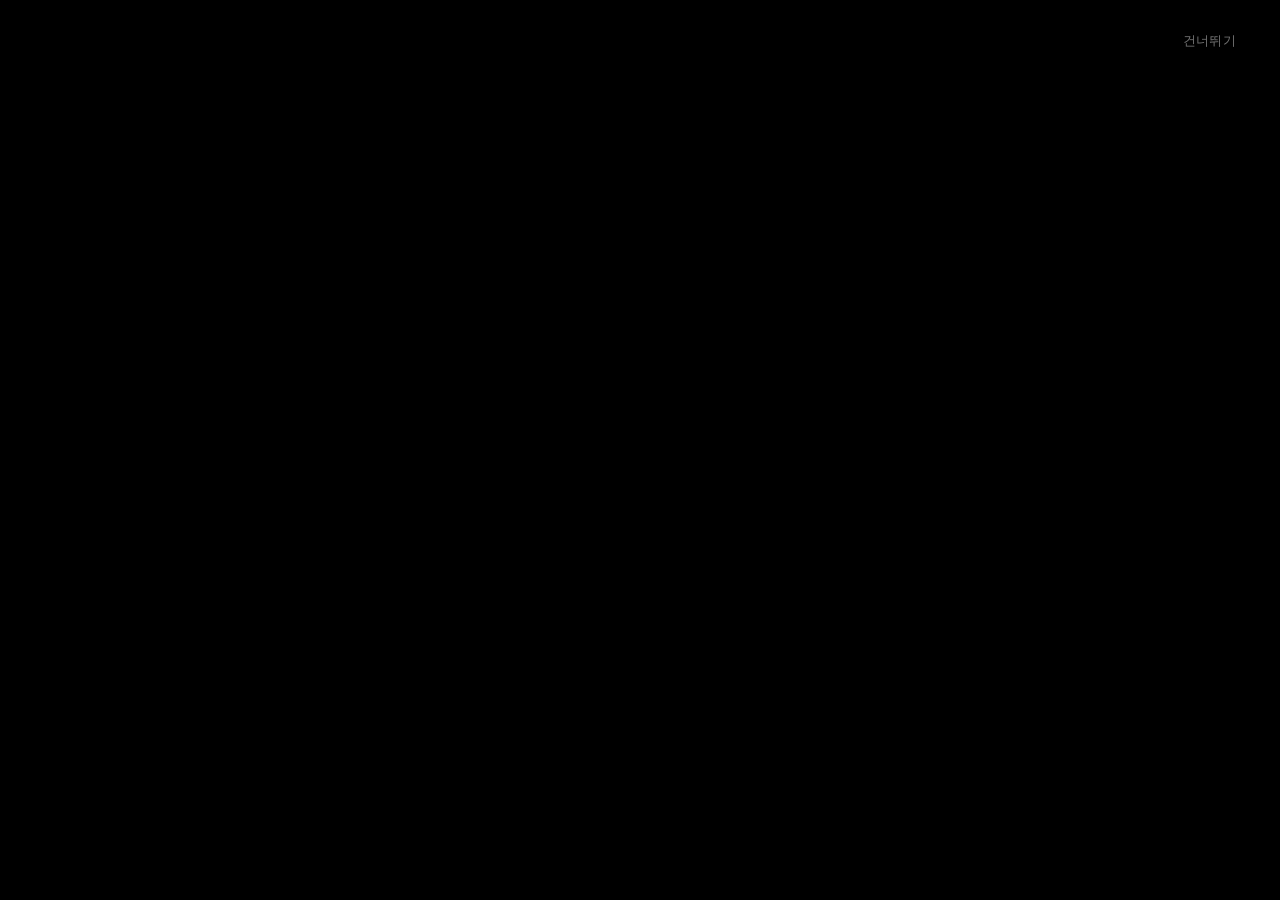
<file: Nunbit/nunbit_v2.html>
<!DOCTYPE html>
<html lang="ko">
<head>
  <meta charset="UTF-8" />
  <meta name="viewport" content="width=device-width, initial-scale=1.0" />
  <title>NUNBIT — See People Not Noise</title>
  <link rel="preconnect" href="https://fonts.googleapis.com">
  <link rel="preconnect" href="https://fonts.gstatic.com" crossorigin>
  <link href="https://fonts.googleapis.com/css2?family=Inter:wght@300;400;500;600&display=swap" rel="stylesheet">
  <style>
    *, *::before, *::after { box-sizing: border-box; margin: 0; padding: 0; }

    html, body {
      width: 100%; height: 100%;
      overflow: hidden;
      background: #000;
      font-family:
        -apple-system, BlinkMacSystemFont,
        "SF Pro Display", "SF Pro Text",
        "Inter", "Apple SD Gothic Neo",
        "Pretendard", sans-serif;
      -webkit-font-smoothing: antialiased;
      -moz-osx-font-smoothing: grayscale;
      user-select: none;
      font-feature-settings: "cv02", "cv03", "cv04", "cv11";
    }

    #app {
      position: relative;
      width: 100vw; height: 100vh;
      background: #000;
      overflow: hidden;
    }

    /* ─── 1. INTRO LAYER (전체화면 영상 + 자막 + 인포그래픽 + 브랜드 카드) ─── */
    #introLayer {
      position: absolute;
      inset: 0; z-index: 50;
      background: #000;
      transition: opacity 900ms ease;
    }
    /* 인트로 배경 비디오 (전체화면) */
    #introVideo {
      position: absolute;
      inset: 0; width: 100%; height: 100%;
      object-fit: cover; object-position: center;
      display: block;
    }
    /* 인트로 건너뛰기 버튼 (우측 상단, 극도로 미니멀) */
    .intro-top-bar {
      position: absolute;
      top: 24px; right: 28px;
      z-index: 53;
    }
    .intro-skip-btn {
      padding: 8px 16px;
      background: rgba(255, 255, 255, 0.0);
      border: none;
      color: rgba(255, 255, 255, 0.45);
      font-size: 13px; font-weight: 400;
      cursor: pointer;
      letter-spacing: 0.02em;
      transition: color 180ms ease;
    }
    .intro-skip-btn:hover {
      color: rgba(255, 255, 255, 0.85);
    }

    /* 인트로 오버레이 카피 — 왼쪽 중간 영역, Apple 광고 + 다큐멘터리 스타일 */
    #introSubtitleBox {
      position: absolute;
      left: 6%;
      top: 45%;
      transform: translateY(-50%) translateY(8px);
      z-index: 52;
      opacity: 0; pointer-events: none;
      transition:
        opacity 600ms ease,
        transform 600ms cubic-bezier(0.22, 1, 0.36, 1);
      display: flex;
      align-items: stretch;
      gap: 16px;
      max-width: min(520px, 48vw);
      padding: 0;
    }
    #introSubtitleBox.visible {
      opacity: 1; transform: translateY(-50%) translateY(0);
    }
    /* 얇은 vertical accent line */
    #introSubtitleBox::before {
      content: '';
      flex-shrink: 0;
      width: 2px;
      background: rgba(255, 255, 255, 0.55);
      border-radius: 99px;
      align-self: stretch;
    }
    #introSubText {
      font-size: clamp(19px, 1.8vw, 24px);
      font-weight: 350;
      color: rgba(255, 255, 255, 0.95);
      letter-spacing: -0.015em;
      line-height: 1.6;
      text-align: left;
      word-break: keep-all;
      text-shadow: 0 2px 18px rgba(0, 0, 0, 0.9);
    }

    /* 영상 종료 후 등장하는 브랜드 카드 오버레이 (광고 스타일) */
    #introBrandCard {
      position: absolute;
      inset: 0;
      background: rgba(0, 0, 0, 0.96);
      backdrop-filter: blur(40px);
      -webkit-backdrop-filter: blur(40px);
      display: flex; flex-direction: column;
      align-items: center; justify-content: center;
      opacity: 0; pointer-events: none;
      transition: opacity 900ms cubic-bezier(0.22, 1, 0.36, 1);
      padding: 0 24px;
      z-index: 54;
      gap: 0;
    }
    #introBrandCard.visible { opacity: 1; pointer-events: auto; }

    /* 광고 스타일 - 핵심 통계 한 줄 */
    .brand-stat-line {
      font-size: clamp(13px, 1.2vw, 15px);
      font-weight: 400;
      color: rgba(255, 255, 255, 0.45);
      letter-spacing: 0.06em;
      text-align: center;
      margin-bottom: 20px;
    }
    .brand-name {
      font-size: clamp(48px, 6vw, 76px);
      font-weight: 600;
      letter-spacing: 0.22em;
      margin-right: -0.22em; /* 마지막 글자의 여백을 상쇄하여 화면 정중앙에 완벽 정렬 */
      text-align: center;
      color: #FFFFFF;
      margin-bottom: 18px;
      line-height: 1;
    }
    .brand-desc {
      font-size: clamp(15px, 1.5vw, 18px);
      font-weight: 350; color: rgba(255,255,255,0.6);
      text-align: center; line-height: 1.7;
      max-width: 480px; letter-spacing: -0.01em;
      margin-bottom: 38px;
    }
    .brand-desc strong {
      color: rgba(255,255,255,0.9); font-weight: 500;
    }
    .brand-primary-btn {
      display: inline-flex; align-items: center; gap: 10px;
      padding: 13px 32px;
      background: #FFFFFF;
      color: #000000;
      border: none; border-radius: 99px;
      font-size: 14.5px; font-weight: 500;
      letter-spacing: -0.01em;
      cursor: pointer;
      box-shadow: 0 8px 24px rgba(255,255,255,0.15);
      transition: all 220ms ease;
    }
    .brand-primary-btn:hover {
      transform: scale(1.03);
      box-shadow: 0 16px 40px rgba(255,255,255,0.32);
    }


        /* ─── 2. TITLE LAYER ─── */
    #titleLayer {
      position: absolute;
      inset: 0; z-index: 40;
      background: #000;
      display: flex; flex-direction: column;
      align-items: center; justify-content: center;
      opacity: 0; pointer-events: none;
    }
    .title-logo {
      font-size: clamp(40px, 4.8vw, 60px);
      font-weight: 600;
      letter-spacing: 0.22em;
      margin-right: -0.22em; /* 마지막 글자 자간 상쇄 */
      text-align: center;
      color: #FFFFFF;
      margin-bottom: 18px;
    }
    .title-tagline {
      font-size: clamp(16px, 1.8vw, 22px);
      font-weight: 350; color: rgba(255,255,255,0.65);
      letter-spacing: 0.04em;
    }

    /* ─── 3. INTERACTION LAYER ─── */
    #interactionLayer {
      position: absolute;
      inset: 0; z-index: 10;
      opacity: 0; pointer-events: none;
    }
    #customerVideo {
      position: absolute;
      inset: 0; width: 100%; height: 100%;
      object-fit: cover; object-position: center 30%;
      display: block;
    }/* ══════════════════════════════════════════════════════════════
       TRANSPARENT PANEL SPEAKER LOCATOR (#panelUIZone)
       - 실제 투명판 위치: top 58%, left 4%, right 4%, bottom 5%
       - 모든 NUNBIT UI는 이 투명판 영역 안에서만 표시
       - 화자 화면 x좌표(51%)를 투명판 상단 경계에 투영
       ══════════════════════════════════════════════════════════════ */
    #panelUIZone {
      position: absolute;
      top: 58%;
      left: 4%;
      right: 4%;
      bottom: 5%;
      pointer-events: none;
      z-index: 20;
    }

    /* 앰비언트 비네팅 (극미세 8~10% luminance 조절) */
    #focusVignette {
      position: absolute; inset: 0; pointer-events: none;
      background: radial-gradient(circle at 50% 36%, rgba(0,0,0,0) 50%, rgba(0,0,0,0.08) 100%);
      opacity: 0;
      transition: opacity 600ms ease;
      z-index: 12;
    }
    #focusVignette.active { opacity: 1; }

    #hearingOverlay {
      position: absolute; inset: 0; pointer-events: none; opacity: 0;
      background: radial-gradient(ellipse at 50% 30%, transparent 65%, rgba(10, 15, 25, 0.08) 100%);
      transition: opacity 400ms ease;
      z-index: 13;
    }
    #hearingOverlay.active { opacity: 1; }

    #vignette {
      position: absolute; inset: 0; pointer-events: none;
      background: radial-gradient(ellipse at 50% 40%, transparent 80%, rgba(0,0,0,0.1) 100%);
      z-index: 11;
    }

    #hud {
      position: absolute; inset: 0;
      pointer-events: none;
      z-index: 20;
    }

    /* ─── 2. SPEAKER LOCATOR & SPEECH INFORMATION (Speaker → Locator → Meaning) ─── */
    .speaker-locator-unit {
      position: absolute;
      left: 51%;
      top: 0;
      transform: translateX(-50%) translateY(-2px);
      display: flex;
      flex-direction: column;
      align-items: center;
      pointer-events: none;
      opacity: 0;
      transition:
        opacity 320ms cubic-bezier(0.22, 1, 0.36, 1),
        transform 320ms cubic-bezier(0.22, 1, 0.36, 1);
      z-index: 23;
    }
    .speaker-locator-unit.visible {
      opacity: 1;
      transform: translateX(-50%) translateY(0);
    }

    /* 매우 작은 downward chevron / triangle (8~10px, rgba(255,255,255,0.9), 매우 약한 glow) */
    .locator-chevron {
      display: flex;
      align-items: center;
      justify-content: center;
      width: 10px;
      height: 8px;
      filter: drop-shadow(0 1px 3px rgba(255, 255, 255, 0.22));
    }
    .locator-chevron svg {
      display: block;
      width: 10px;
      height: 8px;
    }

    /* 1px 짧은 vertical connector (16px, rgba(255,255,255,0.35)) */
    .locator-connector {
      width: 1px;
      height: 16px;
      background: rgba(255, 255, 255, 0.35);
      margin: 0;
    }

    /* 투명판 위에 맺히는 speech surface */
    .speech-surface {
      display: inline-flex;
      align-items: center;
      justify-content: center;
      padding: 11px 26px;
      background: rgba(255, 255, 255, 0.08);
      backdrop-filter: blur(20px) saturate(125%);
      -webkit-backdrop-filter: blur(20px) saturate(125%);
      border: 1px solid rgba(255, 255, 255, 0.22);
      border-top: 1px solid rgba(255, 255, 255, 0.38);
      border-radius: 15px;
      box-shadow: 0 6px 20px rgba(0, 0, 0, 0.12);
      white-space: nowrap;
    }

    #speechMainText {
      font-size: clamp(23px, 2.1vw, 26px);
      font-weight: 500;
      color: #FFFFFF;
      letter-spacing: -0.015em;
      line-height: 1.35;
      text-shadow: 0 1px 6px rgba(0, 0, 0, 0.4);
      transition: opacity 180ms ease;
    }
    #speechMainText strong {
      font-weight: 600;
      color: #FFFFFF;
    }

    /* ─── 3. WAITING FOR MERCHANT (체험 가이드 캡슐 — WAIT_MERCH 전용) ─── */
    #merchantGuideCard {
      position: absolute;
      bottom: 4%;
      left: 50%;
      transform: translateX(-50%) translateY(6px);
      display: flex;
      flex-direction: column;
      align-items: center;
      gap: 4px;
      padding: 10px 24px;
      background: rgba(255, 255, 255, 0.06);
      backdrop-filter: blur(18px) saturate(120%);
      -webkit-backdrop-filter: blur(18px) saturate(120%);
      border: 1px solid rgba(255, 255, 255, 0.16);
      border-radius: 16px;
      box-shadow: 0 4px 16px rgba(0, 0, 0, 0.10);
      opacity: 0;
      pointer-events: none;
      transition: opacity 300ms ease, transform 300ms ease;
      z-index: 26;
      white-space: nowrap;
    }
    #merchantGuideCard.visible {
      opacity: 1;
      pointer-events: auto;
      transform: translateX(-50%) translateY(0);
    }
    .guide-status-row {
      display: flex;
      align-items: center;
      gap: 6px;
      font-size: 13px;
      font-weight: 450;
      color: rgba(255, 255, 255, 0.72);
      letter-spacing: -0.01em;
    }
    .guide-status-dot {
      font-size: 8px;
      color: rgba(255, 255, 255, 0.85);
    }
    .guide-quote-text {
      font-size: clamp(15px, 1.4vw, 17px);
      font-weight: 550;
      color: #FFFFFF;
      letter-spacing: -0.015em;
      text-shadow: 0 1px 8px rgba(0, 0, 0, 0.35);
    }
    .guide-action-row {
      font-size: 12px;
      font-weight: 400;
      color: rgba(255, 255, 255, 0.48);
      letter-spacing: 0.01em;
      display: flex;
      align-items: center;
      gap: 5px;
      margin-top: 1px;
    }
    .guide-quick-btn {
      padding: 2px 8px;
      background: rgba(255, 255, 255, 0.10);
      border: 1px solid rgba(255, 255, 255, 0.18);
      border-radius: 99px;
      color: rgba(255, 255, 255, 0.78);
      font-size: 11px;
      font-weight: 450;
      cursor: pointer;
      transition: all 150ms ease;
    }
    .guide-quick-btn:hover {
      background: rgba(255, 255, 255, 0.22);
      color: #FFFFFF;
    }

    /* ─── 5. FINALE ENDING LAYER (시네마틱 아웃트로) ─── */
    #endingLayer {
      position: absolute; inset: 0; z-index: 60;
      background: #000;
      display: flex; flex-direction: column;
      align-items: center; justify-content: center;
      opacity: 0; pointer-events: none;
      transition: opacity 900ms cubic-bezier(0.22, 1, 0.36, 1);
      padding: 0 24px;
    }
    #endingLayer.visible {
      opacity: 1; pointer-events: auto;
    }
    .ending-brand {
      font-size: clamp(40px, 4.8vw, 64px);
      font-weight: 600;
      letter-spacing: 0.22em;
      margin-right: -0.22em; /* 마지막 글자 자간 상쇄 */
      text-align: center;
      color: #FFFFFF;
      margin-bottom: 22px;
    }
    .ending-main-copy {
      font-size: clamp(19px, 2.2vw, 28px);
      font-weight: 500; color: #FFFFFF;
      text-align: center; line-height: 1.55;
      margin-bottom: 12px; letter-spacing: -0.02em;
    }
    .ending-tagline {
      font-size: clamp(15px, 1.7vw, 20px);
      font-weight: 350; color: rgba(255,255,255,0.6);
      letter-spacing: 0.04em; margin-bottom: 26px;
    }
    .ending-desc {
      font-size: clamp(13.5px, 1.4vw, 16px);
      font-weight: 350; color: rgba(255,255,255,0.45);
      text-align: center; line-height: 1.7;
      max-width: 520px; margin-bottom: 40px;
      letter-spacing: -0.01em;
    }
    .restart-btn {
      display: inline-flex; align-items: center; gap: 8px;
      padding: 11px 26px;
      background: rgba(255, 255, 255, 0.1);
      border: 1px solid rgba(255, 255, 255, 0.25);
      border-radius: 99px;
      color: #FFFFFF; font-size: 14px; font-weight: 450;
      letter-spacing: 0.01em; cursor: pointer;
      backdrop-filter: blur(16px);
      transition: all 200ms ease;
    }
    .restart-btn:hover {
      background: rgba(255, 255, 255, 0.22);
      border-color: #FFFFFF;
      transform: translateY(-2px);
    }
    .restart-btn:active {
      transform: translateY(1px);
    }

    /* 전환 오버레이 */
    #transitionOverlay {
      position: absolute; inset: 0; pointer-events: none;
      background: #000; opacity: 0; z-index: 35;
    }
    #transitionOverlay.black { opacity: 1; }

    /* 디버그 패널 (?debug=true) */
    #debugPanel {
      position: absolute; bottom: 14px; left: 14px;
      background: rgba(0,0,0,0.8); border: 1px solid rgba(255,255,255,0.15);
      border-radius: 8px; padding: 10px 14px;
      font-family: monospace; font-size: 11px; color: #aaa;
      z-index: 100; pointer-events: none;
      display: none; line-height: 1.6;
    }
    #debugPanel.show { display: block; }
    #debugPanel span { color: #6ED6FF; }
  </style>
</head>
<body>
<div id="app">

  <!-- 1. INTRO LAYER (전체화면 영상 + 자막 + 인포그래픽 + 브랜드 카드) -->
  <div id="introLayer">
    <!-- 1-A. 인트로 영상 전체화면 -->
    <video id="introVideo" playsinline muted></video>

    <!-- 1-B. 건너뛰기 버튼 (우측 상단, 극도로 미니멀) -->
    <div class="intro-top-bar" id="introTopBar">
      <button class="intro-skip-btn" id="btnIntroSkip">건너뛰기</button>
    </div>


    <!-- 1-C. 인트로 광고 카피 오버레이 (좌하단, 다큐/광고 스타일) -->
    <div id="introSubtitleBox">
      <div id="introSubText"></div>
    </div>

    <!-- 1-D. 영상 종료 후 브랜드 카드 (광고처럼, 핵심 정보 1개 + CTA) -->
    <div id="introBrandCard">
      <div class="brand-name">NUNBIT</div>
      <div class="brand-stat-line" style="font-size: clamp(15px, 1.6vw, 19px); color: rgba(255,255,255,0.7); margin-bottom: 24px;">Stay with the person, not the noise.</div>
      <div class="brand-desc" style="margin-bottom: 34px;">
        시끄러운 환경에서도<br>
        손님의 얼굴을 바라보며 대화를 이어가는<br>
        <strong>투명 대화 보조 인터페이스</strong>
      </div>
      <button class="brand-primary-btn" id="btnBrandStart">
        <span>직접 체험하기</span>
        <svg width="15" height="15" viewBox="0 0 24 24" fill="none" stroke="currentColor" stroke-width="2.5"><polyline points="9 18 15 12 9 6"></polyline></svg>
      </button>
    </div>

    <!-- 1-E. 청각 노화 상인 데이터 인포그래픽 모달 (Glassmorphic) -->
  </div>

  <!-- 2. TITLE LAYER -->
  <div id="titleLayer">
    <div class="title-logo">NUNBIT</div>
    <div class="title-tagline">Stay with the person, not the noise.</div>
  </div>

  <!-- TRANSITION OVERLAY -->
  <div id="transitionOverlay"></div>

  <!-- 3. INTERACTION LAYER -->
  <div id="interactionLayer">
    <video id="customerVideo" playsinline></video>
    <div id="focusVignette"></div>
    <div id="hearingOverlay"></div>
    <div id="vignette"></div>

    <div id="hud">
      <!-- 실제 아크릴 투명판 위치 전용 UI 영역 (#panelUIZone: top 52%, height 38%) -->
      <div id="panelUIZone">
        <!-- 1. Speaker Locator & Speech Information (Speaker → Locator → Meaning) -->
        <div id="speakerLocatorUnit" class="speaker-locator-unit">
          <div class="locator-chevron">
            <svg width="10" height="8" viewBox="0 0 10 8">
              <polygon points="0,0 10,0 5,8" fill="rgba(255,255,255,0.9)" />
            </svg>
          </div>
          <div class="locator-connector"></div>
          <div id="speechInfoCard" class="speech-surface">
            <span id="speechMainText"></span>
          </div>
        </div>

        <!-- 2. 상인 답변 대기 상태 체험 가이드 -->
        <div id="merchantGuideCard">
          <div class="guide-status-row">
            <span class="guide-status-dot">●</span>
            <span>답변을 기다리는 중</span>
          </div>
          <div class="guide-quote-text">“두 마리에 만이천 원이에요.” 라고 말해보세요</div>
          <div class="guide-action-row">
            <span>마이크로 말하기 ·</span>
            <button class="guide-quick-btn" id="btnQuickAnswer" title="클릭하거나 Space를 누르면 진행됩니다">Space로 진행</button>
          </div>
        </div>
      </div>
    </div>
  </div>

  <!-- ─── 5. 시네마틱 피날레 엔딩 카드 ─── -->
  <div id="endingLayer">
    <div class="ending-brand">NUNBIT</div>
    <div class="ending-main-copy">
      소음이 아닌,<br>사람의 눈을 바라보는 대화.
    </div>
    <div class="ending-tagline">Stay with the person, not the noise.</div>
    <div class="ending-desc">
      연령성 청각 저하가 있는 상인이 시끄러운 시장 소음에 시선을 빼앗기지 않고,<br>
      손님의 표정과 눈을 마주하며 이어가는 따뜻한 거래 경험입니다.
    </div>
    <button class="restart-btn" id="restartBtn">
      <svg width="16" height="16" viewBox="0 0 24 24" fill="none" stroke="currentColor" stroke-width="2.2" stroke-linecap="round" stroke-linejoin="round"><polyline points="1 4 1 10 7 10"></polyline><path d="M3.51 15a9 9 0 1 0 2.13-9.36L1 10"></path></svg>
      <span>다시 체험하기</span>
    </button>
  </div>

  <!-- 디버그 패널 (?debug=true) -->
  <div id="debugPanel">
    <div>state:       <span id="dbState">—</span></div>
    <div>videoTime:   <span id="dbTime">—</span></div>
    <div>mic:         <span id="dbMic">—</span></div>
    <div>stt:         <span id="dbStt" style="color:#ffd080">—</span></div>
    <div>filter:      <span id="dbFilter">—</span></div>
  </div>

</div>

<script>
/* ═══════════════════════════════════════════════════════════════
   NUNBIT v7 — REAL PRODUCT EXPERIENCE
   - 2단 캐스케이드 580Hz 로우패스 필터로 "실제 노인성 난청" 음향 체감 극대화
   - 손님 얼굴의 사족 텍스트 제거, 미니멀 정밀 코너 브래킷만 유지
   - 제품 투명 디스플레이 OLED HUD (Real Glassmorphism + 고가독성)
   - 체험 안내 메시지(플로팅 캡슐)를 제품 UI에서 완벽 분리
   - 시네마틱 엔딩 피날레 시퀀스 & 리플레이 완성
   ═══════════════════════════════════════════════════════════════ */

const isDebug = new URLSearchParams(window.location.search).get('debug') === 'true';
if (isDebug) {
  document.body.classList.add('debug-mode');
  document.getElementById('debugPanel').classList.add('show');
}
function db(k, v) {
  if (!isDebug) return;
  const el = document.getElementById('db' + k);
  if (el) el.textContent = v;
}

const TL = {
  speaking1Start  : 2.0,
  speaking1End    : 5.1,
  speaking2Start  : 16.0,
  speaking2End    : 18.0,
};

const SPEECH_1        = '사장님, 이 고등어 얼마예요?';
const SPEECH_2        = '그럼 좋은 걸로 두 마리 주세요.';
const SEMANTIC_2_HTML = '<span class="accent">고등어 2마리</span> · 12,000원 (주문 확정)';

/* ── States ── */
const S = {
  INTRO      : 'INTRO',
  TITLE      : 'TITLE',
  C_IDLE     : 'C_IDLE',
  C_SPEAK_1  : 'C_SPEAK_1',
  WAIT_MERCH : 'WAIT_MERCH',
  MERCH_DET  : 'MERCH_DET',
  C_SPEAK_2  : 'C_SPEAK_2',
  SEMANTIC_2 : 'SEMANTIC_2',
  ENDING     : 'ENDING',
};

let state         = S.INTRO;
let handled       = {};
let merchantDone  = false;
let micAvailable  = false;
let micActive     = false;
let recognition   = null;
let timers        = [];

function clearTimers() { timers.forEach(clearTimeout); timers = []; }
function later(fn, ms) {
  const id = setTimeout(() => { timers = timers.filter(t => t !== id); fn(); }, ms);
  timers.push(id); return id;
}
function setState(next) {
  state = next; db('State', next); onEnter(next);
}

/* ── DOM Elements ── */
const introLayer             = document.getElementById('introLayer');
const introVideo             = document.getElementById('introVideo');
const introTopBar            = document.getElementById('introTopBar');
const btnIntroSkip           = document.getElementById('btnIntroSkip');
const introSubtitleBox       = document.getElementById('introSubtitleBox');
const introSubText           = document.getElementById('introSubText');
const introBrandCard         = document.getElementById('introBrandCard');
const btnBrandStart          = document.getElementById('btnBrandStart');

const titleLayer             = document.getElementById('titleLayer');
const iLayer                 = document.getElementById('interactionLayer');
const vid                    = document.getElementById('customerVideo');
const focusVignette          = document.getElementById('focusVignette');
const hOverlay               = document.getElementById('hearingOverlay');
const panelUIZone            = document.getElementById('panelUIZone');
const speakerLocatorUnit     = document.getElementById('speakerLocatorUnit');
const speechMainText         = document.getElementById('speechMainText');
const merchantGuideCard      = document.getElementById('merchantGuideCard');
const btnQuickAnswer         = document.getElementById('btnQuickAnswer');
const endingLayer            = document.getElementById('endingLayer');
const restartBtn             = document.getElementById('restartBtn');
const tOverlay               = document.getElementById('transitionOverlay');

/* ── Speaker Localization Anchor (Customer video screen x ≈ 51%) ── */
// 프로토타입 기준 고정 화자 투영 앵커 (panelUIZone 상단 경계 x=51%)
const speakerAnchor = { x: 51.0 };

/* ════════════════════════════════════════════
   1. 현실적인 고도 노인성 난청(Presbycusis) 오디오 필터
   - 2단 캐스케이드 로우패스 (580Hz + 680Hz): 700Hz 이상 자음 탈락, 웅얼거림 극대화
   - 원본 패스(normalGain) 100% 완전 소거
   - 시장 핑크 노이즈 게인 증폭으로 SNR 대폭 악화
   ════════════════════════════════════════════ */
let audioCtx     = null;
let filterGain   = null;
let normalGain   = null;
let filterActive = false;

function initAudio() {
  if (audioCtx) return;
  try {
    audioCtx = new (window.AudioContext || window.webkitAudioContext)();
    if (audioCtx.state === 'suspended') audioCtx.resume();

    const src = audioCtx.createMediaElementSource(vid);

    // 1. 정상 패스
    normalGain = audioCtx.createGain();
    normalGain.gain.value = 1.0;
    src.connect(normalGain);
    normalGain.connect(audioCtx.destination);

    // 2. 2단 캐스케이드 로우패스 필터 체인 (강력한 고주파 차단)
    const lp1 = audioCtx.createBiquadFilter();
    lp1.type = 'lowpass'; lp1.frequency.value = 580; lp1.Q.value = 1.5;

    const lp2 = audioCtx.createBiquadFilter();
    lp2.type = 'lowpass'; lp2.frequency.value = 680; lp2.Q.value = 1.0;

    const hp = audioCtx.createBiquadFilter();
    hp.type = 'highpass'; hp.frequency.value = 220; hp.Q.value = 0.7;

    const dist = audioCtx.createWaveShaper();
    dist.curve = makeDistCurve(28);
    dist.oversample = '2x';

    filterGain = audioCtx.createGain();
    filterGain.gain.value = 0.0;

    // 시장 핑크 노이즈 (소음 중첩)
    const bufLen = audioCtx.sampleRate * 2;
    const nBuf = audioCtx.createBuffer(1, bufLen, audioCtx.sampleRate);
    const nd = nBuf.getChannelData(0);
    let b = [0,0,0,0,0,0,0];
    for (let i = 0; i < bufLen; i++) {
      const w = Math.random()*2-1;
      b[0] = 0.99886*b[0] + w*0.0555179; b[1] = 0.99332*b[1] + w*0.0750759;
      b[2] = 0.96900*b[2] + w*0.1538520; b[3] = 0.86650*b[3] + w*0.3104856;
      b[4] = 0.55000*b[4] + w*0.5329522; b[5] = -0.7616*b[5] - w*0.0168980;
      nd[i] = (b[0]+b[1]+b[2]+b[3]+b[4]+b[5]+b[6]+w*0.5362)*0.035;
      b[6] = w*0.115926;
    }
    const noiseNode = audioCtx.createBufferSource();
    noiseNode.buffer = nBuf;
    noiseNode.loop = true;

    const nLp = audioCtx.createBiquadFilter();
    nLp.type = 'bandpass'; nLp.frequency.value = 1200; nLp.Q.value = 0.8;
    const nGain = audioCtx.createGain();
    nGain.gain.value = 0.0;

    noiseNode.connect(nLp);
    nLp.connect(nGain);
    nGain.connect(audioCtx.destination);
    noiseNode.start();

    // 체인 연결
    src.connect(lp1);
    lp1.connect(lp2);
    lp2.connect(hp);
    hp.connect(dist);
    dist.connect(filterGain);
    filterGain.connect(audioCtx.destination);

    audioCtx._nGain = nGain;
  } catch(e) {
    db('Audio', 'init err: ' + e.message);
  }
}

function makeDistCurve(amount) {
  const n = 256, curve = new Float32Array(n);
  for (let i = 0; i < n; i++) {
    const x = (i * 2) / n - 1;
    curve[i] = ((Math.PI + amount) * x) / (Math.PI + amount * Math.abs(x));
  }
  return curve;
}

function filterOn() {
  filterActive = true;
  db('Filter', 'ACTIVE (Heavy Lowpass)');
  hOverlay.classList.add('active');

  if (normalGain && filterGain && audioCtx) {
    const t = audioCtx.currentTime;
    normalGain.gain.cancelScheduledValues(t);
    filterGain.gain.cancelScheduledValues(t);
    normalGain.gain.linearRampToValueAtTime(0.0, t + 0.12);
    filterGain.gain.linearRampToValueAtTime(3.4, t + 0.12);
    if (audioCtx._nGain) {
      audioCtx._nGain.gain.cancelScheduledValues(t);
      audioCtx._nGain.gain.linearRampToValueAtTime(0.35, t + 0.12);
    }
  }
}

function filterOff() {
  filterActive = false;
  db('Filter', 'OFF (Normal Audio)');
  hOverlay.classList.remove('active');

  if (normalGain && filterGain && audioCtx) {
    const t = audioCtx.currentTime;
    normalGain.gain.cancelScheduledValues(t);
    filterGain.gain.cancelScheduledValues(t);
    normalGain.gain.linearRampToValueAtTime(1.0, t + 0.12);
    filterGain.gain.linearRampToValueAtTime(0.0, t + 0.12);
    if (audioCtx._nGain) {
      audioCtx._nGain.gain.cancelScheduledValues(t);
      audioCtx._nGain.gain.linearRampToValueAtTime(0.0, t + 0.12);
    }
  }
}

/* ════════════════════════════════════════════
   2. 상인 마이크 음성 자동 인식 (고감도 RMS VAD + STT + 원터치 버튼)
   ════════════════════════════════════════════ */
let micStream       = null;
let micCtx          = null;
let micAnalyser     = null;
let silenceTimer    = null;
let lastSpokenText  = '';
let hasHeardSpeech  = false;
let vadCounter      = 0;

async function initMic() {
  if (micStream && micAnalyser) return true;
  try {
    micStream = await navigator.mediaDevices.getUserMedia({ audio: true, video: false });
    micAvailable = true;
    micCtx = new (window.AudioContext || window.webkitAudioContext)();
    if (micCtx.state === 'suspended') await micCtx.resume();

    const src = micCtx.createMediaStreamSource(micStream);
    micAnalyser = micCtx.createAnalyser();
    micAnalyser.fftSize = 256;
    micAnalyser.smoothingTimeConstant = 0.5;
    src.connect(micAnalyser);
    db('Mic', 'ready');
    return true;
  } catch(e) {
    micAvailable = false;
    db('Mic', 'denied/unavail: ' + e.message);
    return false;
  }
}

function startMerchantSTT() {
  hasHeardSpeech = false;
  lastSpokenText = '';
  vadCounter = 0;
  micActive = true;

  // 1. Web Speech API (지원 시 한국어 STT)
  const SR = window.SpeechRecognition || window.webkitSpeechRecognition;
  if (SR) {
    try {
      if (recognition) {
        try { recognition.abort(); } catch(e) {}
      }
      recognition = new SR();
      recognition.lang = 'ko-KR';
      recognition.continuous = true;
      recognition.interimResults = true;

      recognition.onstart = () => {
        db('Mic', 'STT listening');
        console.log('[STT] Recognition started');
      };

      recognition.onresult = (e) => {
        let interim = '', final = '';
        for (let i = e.resultIndex; i < e.results.length; i++) {
          const t = e.results[i][0].transcript;
          e.results[i].isFinal ? final += t : interim += t;
        }

        const heard = (final || interim).trim();
        if (heard) {
          lastSpokenText = heard;
          console.log('[STT Result]', heard);
          db('Stt', heard);

          // 유연한 가격/수량 키워드 감지 즉시 반응 (VAD 타이머 지연 없이 즉각 트리거)
          if (isKeyResponse(heard)) {
            hasHeardSpeech = true;
            console.log('[STT Matched]', heard);
            triggerMerchantDone(heard);
            return;
          }
        }
      };

      recognition.onerror = (err) => {
        console.warn('[STT Error]', err.error);
        db('Mic', 'err:' + err.error);
      };

      recognition.onend = () => {
        if (micActive && !merchantDone && (state === S.WAIT_MERCH || state === S.C_SPEAK_1)) {
          try { recognition.start(); } catch(ex) {}
        }
      };

      recognition.start();
    } catch(e) {
      console.warn('[STT Start Error]', e);
      db('Mic', 'start err: ' + e.message);
    }
  }

  // 2. RMS VAD 및 미니 파형 애니메이션
  animateMic();
}

function stopMerchantSTT() {
  micActive = false;
  clearTimeout(silenceTimer);
  silenceTimer = null;
  if (recognition) {
    try { recognition.abort(); } catch(e) {}
    recognition = null;
  }
  cancelAnimationFrame(window._miRaf);
  lwBars.forEach(b => { if (b) b.style.height = '5px'; });
}

function isKeyResponse(text) {
  if (!text || text.trim().length < 1) return false;

  const t = text
    .replace(/\s+/g, '')
    .replace(/,/g, '');

  // 단순 인사/추임새 단독 발화 제외 (노이즈 방지)
  if (/^(네|예|응|어|아|네네|안녕하세요|여보세요)$/.test(t)) return false;

  // 1. 숫자 가격 (예: 10000, 12000, 15000, 20000, 30000, 5000 등 3~6자리 숫자)
  const hasNumericPrice = /\d{3,6}원?/.test(t);

  // 2. 한국어 가격 표현 (예: 만원, 이만원, 삼만원, 만이천원, 만오천원, 만팔천원, 칠천원, 오천원 등)
  const hasKoreanPrice =
    /(일|이|삼|사|오|육|칠|팔|구)?만([일이삼사오육칠팔구\d]천)?원?/.test(t)
    || /[일이삼사오육칠팔구\d]?[천만]원/.test(t);

  // 3. 수량 + 가격 맥락 (예: 한 마리, 두 마리, 세 마리, 두 개 등 + 원 / 천 / 만 단위)
  const hasQuantity = /(한|두|세|네|다섯|\d+)(마리|개)/.test(t);
  const hasPriceUnit = /(원|천|만)/.test(t);

  return hasNumericPrice || hasKoreanPrice || (hasQuantity && hasPriceUnit);
}

function animateMic() {
  if (!micAnalyser) return;

  const timeBuf = new Uint8Array(micAnalyser.fftSize);
  const freqBuf = new Uint8Array(micAnalyser.frequencyBinCount);

  function tick() {
    if (!micActive) return;

    micAnalyser.getByteTimeDomainData(timeBuf);
    let sumSquares = 0;
    for (let i = 0; i < timeBuf.length; i++) {
      const norm = (timeBuf[i] - 128) / 128;
      sumSquares += norm * norm;
    }
    const rms = Math.sqrt(sumSquares / timeBuf.length);

    micAnalyser.getByteFrequencyData(freqBuf);
    const highFreqSum = freqBuf.slice(4, 30).reduce((a, b) => a + b, 0) / 26;
    const isVoiceDetected = rms > 0.035 || highFreqSum > 35;

    if (hasHeardSpeech || isKeyResponse(lastSpokenText)) {
      if (!merchantDone) {
        triggerMerchantDone(lastSpokenText);
        return;
      }
    }

    window._miRaf = requestAnimationFrame(tick);
  }
  tick();
}

function triggerMerchantDone(recognizedText) {
  if (merchantDone) return;
  merchantDone = true;
  console.log('[triggerMerchantDone]', recognizedText, '| state:', state);

  stopMerchantSTT();

  if (merchantGuideCard) merchantGuideCard.classList.remove('visible');
  if (speakerLocatorUnit) speakerLocatorUnit.classList.remove('visible');
  if (focusVignette) focusVignette.classList.remove('active');
  filterOff();

  // state 업데이트 후 영상 이동
  state = S.MERCH_DET;
  db('State', S.MERCH_DET);

  vid.currentTime = 13.8;
  vid.play().then(() => {
    console.log('[vid.play] resumed at 13.8s');
  }).catch(err => {
    console.warn('[vid.play failed] - needs user gesture?', err);
  });
}

// 직접 대답하기 버튼 클릭 핸들러 (원터치 Space 폴백 지원)
btnQuickAnswer.addEventListener('click', (e) => {
  e.stopPropagation();
  if (merchantDone) return;
  merchantDone = true;
  stopMerchantSTT();
  if (merchantGuideCard) merchantGuideCard.classList.remove('visible');
  if (speakerLocatorUnit) speakerLocatorUnit.classList.remove('visible');
  if (focusVignette) focusVignette.classList.remove('active');
  filterOff();
  state = S.MERCH_DET;
  db('State', S.MERCH_DET);
  vid.currentTime = 13.8;
  vid.play().catch(err => console.warn('[btnQuickAnswer play err]', err));
});

/* ════════════════════════════════════════════
   3. UI 애니메이션 헬퍼
   ════════════════════════════════════════════ */
function animateIdle(bars, rafKey, bases, amps, spds) {
  cancelAnimationFrame(window[rafKey]);
  let t = 0;
  function tick() {
    t += 0.045;
    bars.forEach((b, i) => {
      if (b) {
        const h = bases[i] + Math.sin(t * spds[i] + i * 1.2) * amps[i];
        b.style.height = `${Math.max(3, h)}px`;
      }
    });
    window[rafKey] = requestAnimationFrame(tick);
  }
  tick();
}
function stopIdle(rafKey) {
  cancelAnimationFrame(window[rafKey]);
}

function fadeBlack(on, dur = 700) {
  return new Promise(r => {
    tOverlay.style.transition = `opacity ${dur}ms ease`;
    tOverlay.classList.toggle('black', on);
    setTimeout(r, dur);
  });
}

/* ════════════════════════════════════════════
   4. 인트로 광고 커피 오버레이 (좌하단 다큐/광고 스타일)
   ════════════════════════════════════════════ */
const INTRO_SUBS = [
  { s: 0.5,  e: 4.2,  t: '사람의 목소리와 시장 소음이 겹치는 순간' },
  { s: 4.5,  e: 8.5,  t: '나이가 들수록 소음 속 말소리를 구분하기 어려워집니다' },
  { s: 8.8,  e: 12.8, t: '한 번의 질문이 여러 번의 되묻기로 이어지고' },
  { s: 13.1, e: 17.0, t: '시선은 사람보다 소리를 확인하는 데 머물게 됩니다' },
  { s: 17.3, e: 21.0, t: '소음이 아닌, 사람에게 시선을 머물 수 있도록' },
];

let currentSubIdx = -1;
let introTypeTimer = null;

// 인트로 카피 타자기 이펝트
function introTypeIn(text) {
  clearTimeout(introTypeTimer);
  introSubText.textContent = '';
  let i = 0;
  function next() {
    if (i <= text.length) {
      introSubText.textContent = text.slice(0, i++);
      introTypeTimer = setTimeout(next, 38 + (Math.random() * 18 - 9));
    }
  }
  next();
}

introVideo.addEventListener('timeupdate', () => {
  if (state !== S.INTRO) return;
  const t = introVideo.currentTime;
  const idx = INTRO_SUBS.findIndex(sub => t >= sub.s && t < sub.e);

  if (idx === currentSubIdx) return;
  currentSubIdx = idx;

  if (idx >= 0) {
    introSubtitleBox.classList.add('visible');
    introTypeIn(INTRO_SUBS[idx].t);
  } else {
    clearTimeout(introTypeTimer);
    introSubtitleBox.classList.remove('visible');
  }
});



// 인트로 건너뛰기
btnIntroSkip.addEventListener('click', (e) => {
  e.stopPropagation();
  introVideo.pause();
  introSubtitleBox.classList.remove('visible');
  introBrandCard.classList.add('visible');
});

// 직접 체험 시작하기 (마이크 권한 획득 트리거)
async function startDirectExperience() {
  // 버튼 클릭 즉시 부드럽게 블랙 페이드
  tOverlay.style.transition = 'opacity 400ms ease';
  tOverlay.classList.add('black');

  introVideo.pause();
  introBrandCard.classList.remove('visible');
  introLayer.style.display = 'none';

  try {
    await initMic();
  } catch(e) {}

  // 중복된 2.2초 로고 타이틀 화면(S.TITLE)을 건너뛰고 곧바로 손님 인터랙션으로 진입
  setState(S.C_IDLE);
}

btnBrandStart.addEventListener('click', (e) => {
  e.stopPropagation();
  startDirectExperience();
});

/* ════════════════════════════════════════════
   5. 고객 인터랙션 영상 timeupdate
   ════════════════════════════════════════════ */
vid.addEventListener('timeupdate', () => {
  const t = vid.currentTime;
  db('Time', t.toFixed(2));

  // [C_IDLE] → [C_SPEAK_1] 손님 첫 질문 (2.0s)
  if (state === S.C_IDLE && t >= TL.speaking1Start && !handled.sp1) {
    handled.sp1 = true;
    setState(S.C_SPEAK_1);
  }

  // [C_SPEAK_1] 손님 질문 종료 (4.85s) → 정확하게 비디오 PAUSE!
  if (state === S.C_SPEAK_1 && t >= TL.speaking1End && !handled.pause1) {
    handled.pause1 = true;
    vid.pause();
    db('Time', `PAUSED @ ${t.toFixed(2)}`);
    setState(S.WAIT_MERCH);
  }

  // [MERCH_DET 이후 영상 재개] → 손님 2차 주문 (16.0s)
  if (state === S.MERCH_DET && t >= TL.speaking2Start && !handled.sp2) {
    handled.sp2 = true;
    setState(S.C_SPEAK_2);
  }

  // [C_SPEAK_2] 손님 주문 완료 (18.0s) → 주문 확정 및 피날레 시퀀스
  if (state === S.C_SPEAK_2 && t >= TL.speaking2End && !handled.pause2) {
    handled.pause2 = true;
    setState(S.SEMANTIC_2);
  }
});

/* ════════════════════════════════════════════
   6. STATE MACHINE (핵심 전환 및 피날레)
   ════════════════════════════════════════════ */
async function onEnter(s) {
  switch(s) {

    case S.INTRO: {
      introLayer.style.opacity = '1';
      introLayer.style.display = 'block';
      titleLayer.style.opacity = '0';
      iLayer.style.opacity = '0';
      endingLayer.classList.remove('visible');
      introBrandCard.classList.remove('visible');
      introSubtitleBox.classList.remove('visible');
      
      if (speakerLocatorUnit) speakerLocatorUnit.classList.remove('visible');
      if (merchantGuideCard) merchantGuideCard.classList.remove('visible');

      introVideo.src = 'intro.mp4';
      introVideo.currentTime = 0;
      introVideo.muted = false;
      introVideo.volume = 1.0;

      introVideo.play().catch(() => {
        introLayer.style.cursor = 'pointer';
        const handler = () => {
          introVideo.play();
          introLayer.removeEventListener('click', handler);
        };
        introLayer.addEventListener('click', handler, { once: true });
      });

      introVideo.onended = () => {
        if (state !== S.INTRO) return;
        introSubtitleBox.classList.remove('visible');
        introBrandCard.classList.add('visible');
      };
      break;
    }

    case S.TITLE: {
      await fadeBlack(true, 400);
      introLayer.style.display = 'none';
      setState(S.C_IDLE);
      break;
    }

    case S.C_IDLE: {
      titleLayer.style.opacity = '0';
      handled = {};
      merchantDone = false;

      vid.src = 'customer.mp4';
      vid.currentTime = 0;

      await new Promise(r => setTimeout(r, 40));
      iLayer.style.transition = 'opacity 600ms ease';
      iLayer.style.opacity = '1';
      iLayer.style.pointerEvents = 'auto';

      
      if (speakerLocatorUnit) speakerLocatorUnit.classList.remove('visible');
      if (merchantGuideCard) merchantGuideCard.classList.remove('visible');
      if (focusVignette) focusVignette.classList.remove('active');

      tOverlay.style.transition = 'opacity 500ms ease';
      tOverlay.classList.remove('black');

      const playPromise = vid.play();
      if (playPromise !== undefined) {
        playPromise.then(() => {
          initAudio();
          initMic();
        }).catch(() => {
          document.addEventListener('click', function unlock() {
            vid.play();
            initAudio();
            initMic();
            document.removeEventListener('click', unlock);
          }, { once: true });
        });
      }
      break;
    }

    case S.C_SPEAK_1: {
      // Speaker → Locator → Meaning: 상단 투영 로케이터 + 발화 텍스트 활성화
      if (focusVignette) focusVignette.classList.add('active');
      if (speechMainText) {
        speechMainText.style.opacity = '1';
        speechMainText.textContent = SPEECH_1;
      }
      if (speakerLocatorUnit) speakerLocatorUnit.classList.add('visible');
      if (merchantGuideCard) merchantGuideCard.classList.remove('visible');

      filterOn();
      break;
    }

    case S.WAIT_MERCH: {
      // 1. 상태 진입 즉시 마이크 STT 리스닝 활성화 (0초 지연으로 즉각 음성 캡처)
      merchantDone = false;
      startMerchantSTT();

      // 2. 손님 첫 대사 종료(5.1s) → 450ms 후 같은 위치에서 자연스럽게 제자리 축약
      later(() => {
        if (speechMainText && state === S.WAIT_MERCH) {
          speechMainText.style.opacity = '0';
          later(() => {
            speechMainText.innerHTML = '<strong>고등어 · 가격 문의</strong>';
            speechMainText.style.opacity = '1';
          }, 180);
        }
      }, 450);

      // 3. 약 1.4초 후: speech surface + locator 함께 fade out
      later(() => {
        if (speakerLocatorUnit && state === S.WAIT_MERCH) {
          speakerLocatorUnit.classList.remove('visible');
        }
        if (focusVignette) focusVignette.classList.remove('active');
        filterOff();

        // 화자 정보 사라진 뒤 panelUIZone 하단에 체험 가이드 표시
        later(() => {
          if (merchantGuideCard && state === S.WAIT_MERCH) {
            merchantGuideCard.classList.add('visible');
          }
        }, 200);
      }, 1850);
      break;
    }

    case S.MERCH_DET: {
      // triggerMerchantDone에서 직접 vid.play()를 호출하므로 여기서는 아무것도 하지 않음
      // (autoplay policy: user gesture context는 triggerMerchantDone 또는 keydown에서 보장됨)
      break;
    }

    case S.C_SPEAK_2: {
      // 손님 재발화: 동일 speaker locator가 같은 x 위치(51%)에 다시 나타남
      if (focusVignette) focusVignette.classList.add('active');
      if (speechMainText) {
        speechMainText.style.opacity = '1';
        speechMainText.textContent = SPEECH_2;
      }
      if (speakerLocatorUnit) speakerLocatorUnit.classList.add('visible');
      if (merchantGuideCard) merchantGuideCard.classList.remove('visible');

      filterOn();
      break;
    }

    case S.SEMANTIC_2: {
      // 발화 종료(18.0s) → 450ms 후 제자리 축약: "고등어 · 2마리"
      later(() => {
        if (speechMainText) {
          speechMainText.style.opacity = '0';
          later(() => {
            speechMainText.innerHTML = '<strong>고등어 · 2마리</strong>';
            speechMainText.style.opacity = '1';
          }, 180);
        }
      }, 450);

      // 약 1.6초 후 locator와 UI 모두 fade out
      later(() => {
        if (speakerLocatorUnit) speakerLocatorUnit.classList.remove('visible');
        if (focusVignette) focusVignette.classList.remove('active');
        filterOff();

        // 투명판 너머 손님 얼굴만 잠시 머물다 엔딩 레이어 전환
        later(async () => {
          await fadeBlack(true, 800);
          vid.pause();
          setState(S.ENDING);
        }, 1200);
      }, 2000);      break;
    }

    case S.ENDING: {
      db('State', 'ENDING — Finale');
      endingLayer.classList.add('visible');
      await fadeBlack(false, 700);
      break;
    }
  }
}

/* ── 다시 체험하기 리플레이 핸들러 ── */
restartBtn.addEventListener('click', async () => {
  await fadeBlack(true, 600);
  endingLayer.classList.remove('visible');
  introLayer.style.display = 'block';
  introLayer.style.opacity = '1';
  await fadeBlack(false, 500);
  setState(S.INTRO);
});

// 키보드 Space / Enter 핸들러
document.addEventListener('keydown', (e) => {
  if (e.code !== 'Space' && e.code !== 'Enter') return;
  e.preventDefault();

  // 1. 인트로 화면인 경우
  if (state === S.INTRO) {
    if (introBrandCard.classList.contains('visible')) {
      startDirectExperience();
    } else {
      introVideo.pause();
      introSubtitleBox.classList.remove('visible');
      introBrandCard.classList.add('visible');
    }
    return;
  }

  // 2. 손님 발화 중 or 상인 대기 중 → Space는 항상 user gesture 컨텍스트에서 즉시 vid.play()
  if (state === S.C_IDLE || state === S.C_SPEAK_1 || state === S.WAIT_MERCH) {
    console.log('[Space] state =', state, '→ direct play to 13.8s');
    vid.pause();
    merchantDone = true;              // 이중 실행 방지
    stopMerchantSTT();
    if (merchantGuideCard) merchantGuideCard.classList.remove('visible');
    if (speakerLocatorUnit) speakerLocatorUnit.classList.remove('visible');
    if (focusVignette) focusVignette.classList.remove('active');
    filterOff();
    state = S.MERCH_DET;
    db('State', S.MERCH_DET);
    vid.currentTime = 13.8;           // user gesture context 안에서 직접 실행 → autoplay 허용
    vid.play().then(() => {
      console.log('[Space] play resumed 13.8s ✓');
    }).catch(err => {
      console.warn('[Space] play failed:', err);
    });
    return;
  }
});

/* ── BOOT ── */
window.addEventListener('load', () => setState(S.INTRO));
</script>
</body>
</html>
</file>
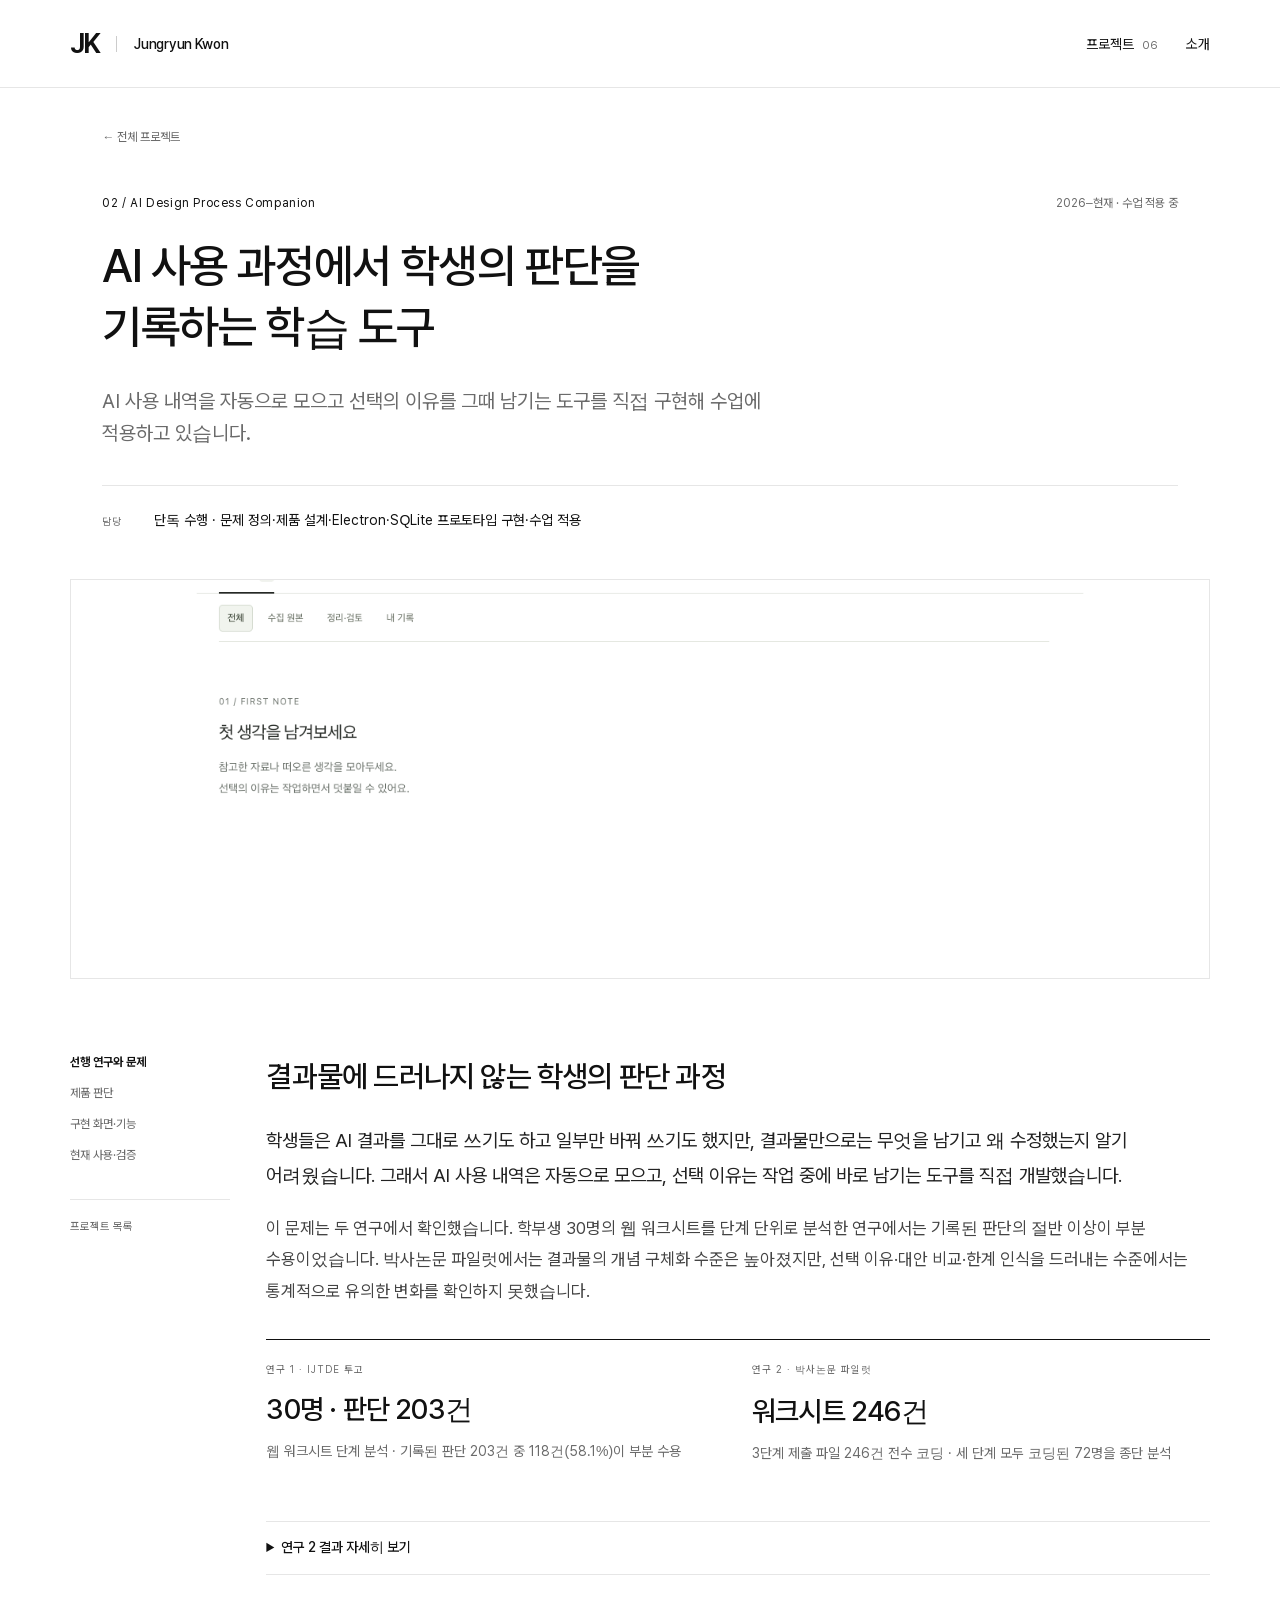
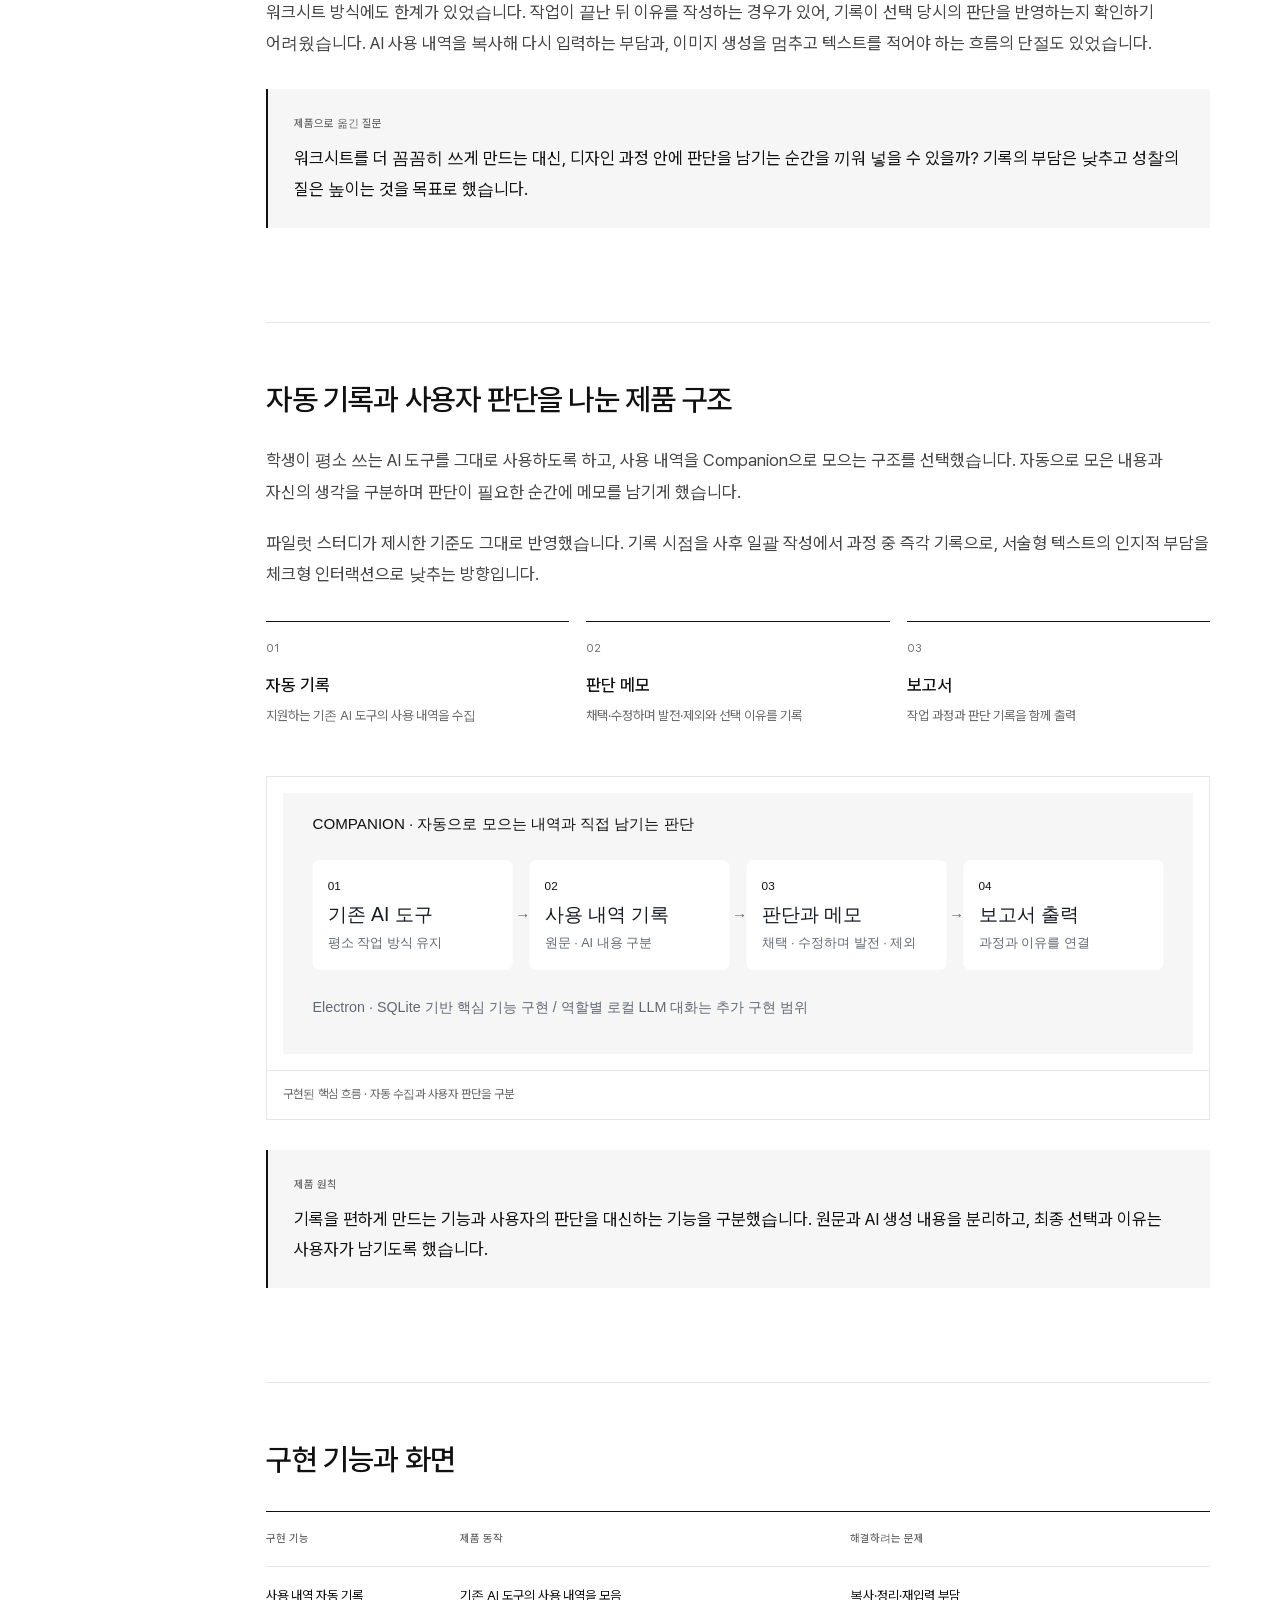
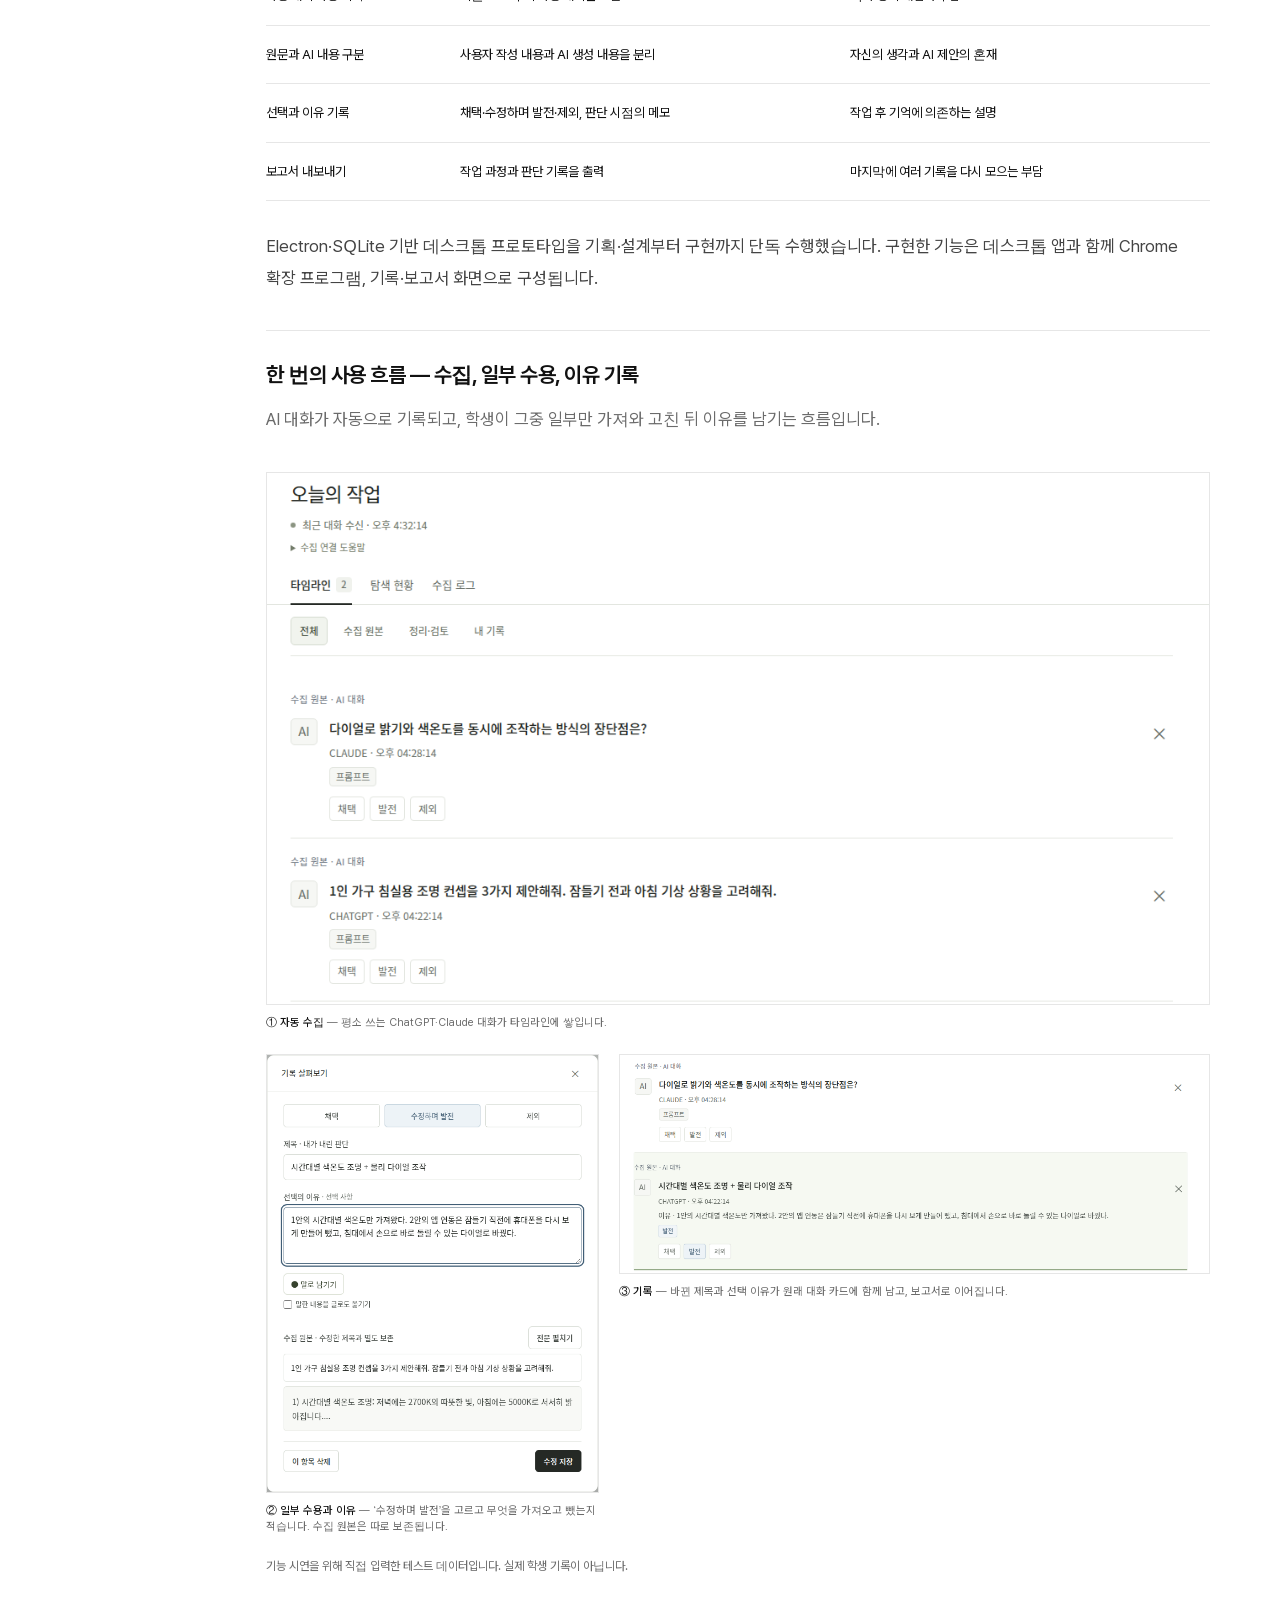
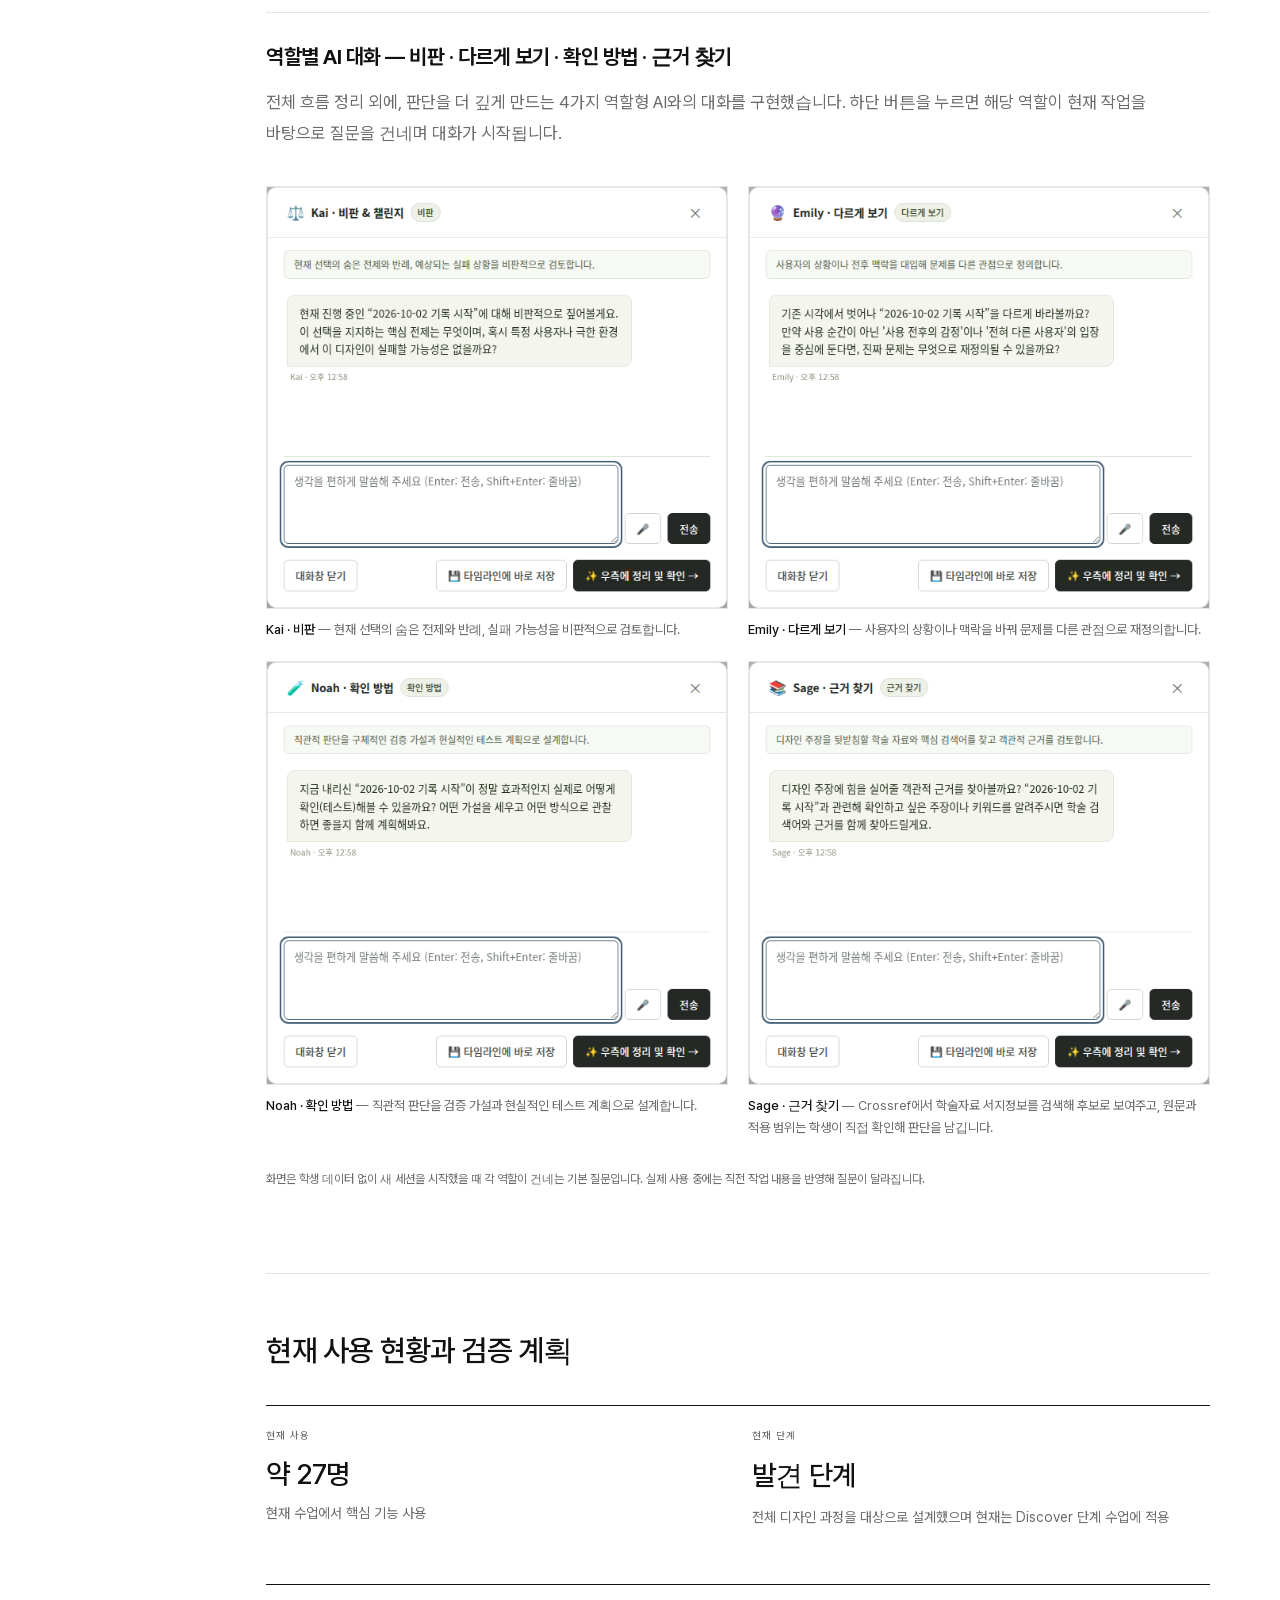
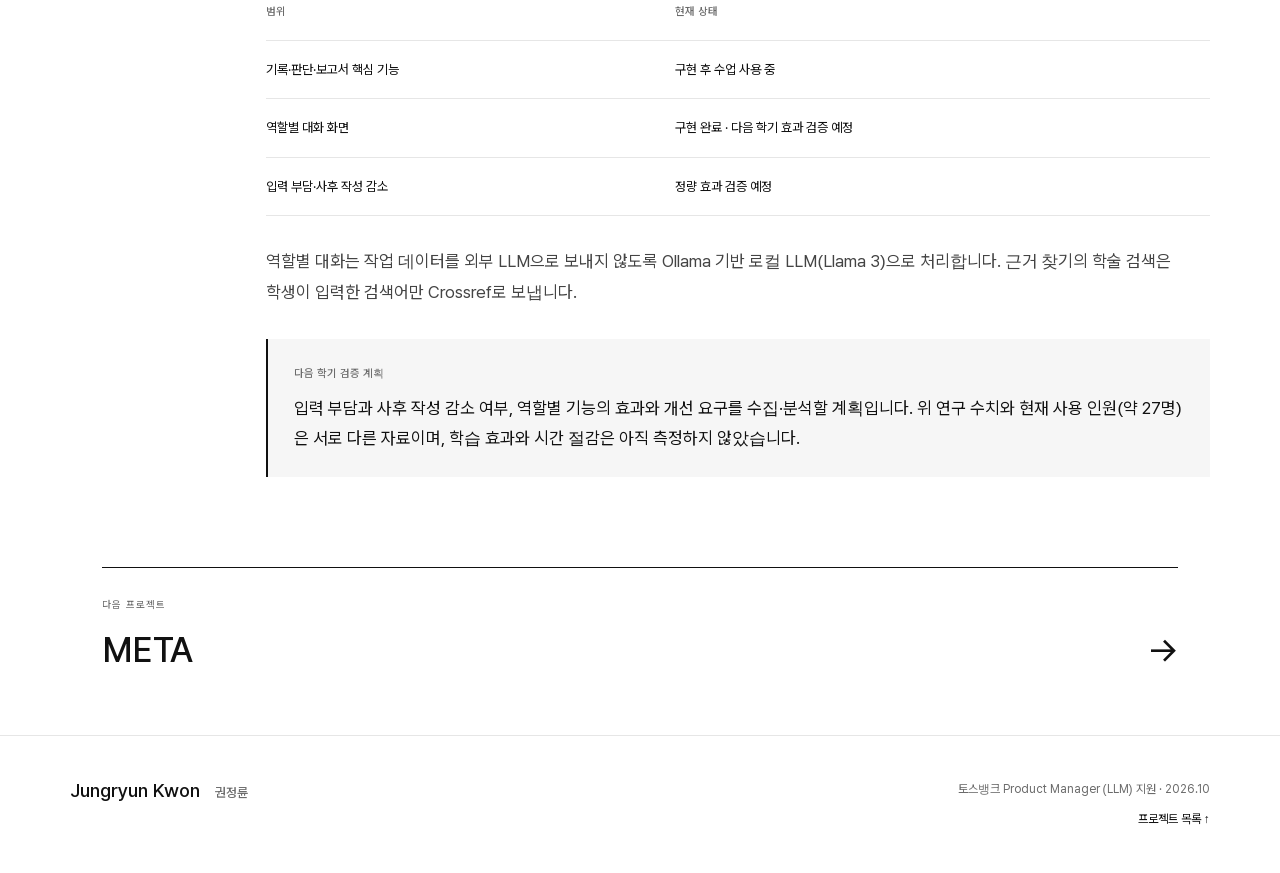
<file: toss-pm/companion.html>
<!doctype html><html lang="ko"><head><meta charset="utf-8"><meta name="viewport" content="width=device-width,initial-scale=1"><meta name="description" content="권정륜의 LLM PM 포트폴리오. DREAMUS의 생성 파이프라인과 모델 전환, Companion의 제품 설계·구현, META와 NUNBIT의 경험 설계, 삼성 선행디자인 프로세스 툴킷를 소개합니다."><title>AI Design Process Companion — Jungryun Kwon</title><link rel="icon" href="assets/favicon.svg"><link rel="stylesheet" href="styles.css?v=20261002-d"><script src="app.js" defer></script></head><body class="detail orange"><a class="skip" href="#main">본문으로 이동</a><header class="site-header"><a class="brand" href="index.html" aria-label="권정륜 포트폴리오 홈">JK<span>Jungryun Kwon</span></a><nav aria-label="주 메뉴"><a href="index.html#projects">프로젝트 <span>06</span></a><a href="index.html#approach">소개</a></nav></header><main id="main"><section class="case-hero"><a class="back-link" href="index.html#projects">← 전체 프로젝트</a><div class="case-kicker"><span>02 / AI Design Process Companion</span><span>2026–현재 · 수업 적용 중</span></div><h1>AI 사용 과정에서 학생의 판단을<br>기록하는 학습 도구</h1><p class="case-intro">AI 사용 내역을 자동으로 모으고 선택의 이유를 그때 남기는 도구를 직접 구현해 수업에 적용하고 있습니다.</p><div class="role"><span>담당</span><p>단독 수행 · 문제 정의·제품 설계·Electron·SQLite 프로토타입 구현·수업 적용</p></div></section><figure class="case-cover"><img src="assets/companion-interface.png" alt="Companion 구현 화면 · 빈 작업 기록 화면"></figure><div class="case-layout"><aside class="case-nav"><a href="#problem">선행 연구와 문제</a><a href="#hypothesis">제품 판단</a><a href="#action">구현 화면·기능</a><a href="#outcome">현재 사용·검증</a><a href="index.html#projects" class="back-small">프로젝트 목록</a></aside><article class="case-content"><section id="problem" class="case-section"><h2>결과물에 드러나지 않는 학생의 판단 과정</h2><p class="lead">학생들은 AI 결과를 그대로 쓰기도 하고 일부만 바꿔 쓰기도 했지만, 결과물만으로는 무엇을 남기고 왜 수정했는지 알기 어려웠습니다. 그래서 AI 사용 내역은 자동으로 모으고, 선택 이유는 작업 중에 바로 남기는 도구를 직접 개발했습니다.</p><p class="">이 문제는 두 연구에서 확인했습니다. 학부생 30명의 웹 워크시트를 단계 단위로 분석한 연구에서는 기록된 판단의 절반 이상이 부분 수용이었습니다. 박사논문 파일럿에서는 결과물의 개념 구체화 수준은 높아졌지만, 선택 이유·대안 비교·한계 인식을 드러내는 수준에서는 통계적으로 유의한 변화를 확인하지 못했습니다.</p><div class="outcomes"><div><span>연구 1 · IJTDE 투고</span><strong>30명 · 판단 203건</strong><p>웹 워크시트 단계 분석 · 기록된 판단 203건 중 118건(58.1%)이 부분 수용</p></div><div><span>연구 2 · 박사논문 파일럿</span><strong>워크시트 246건</strong><p>3단계 제출 파일 246건 전수 코딩 · 세 단계 모두 코딩된 72명을 종단 분석</p></div></div><details class="supporting-detail"><summary>연구 2 결과 자세히 보기</summary><div><p>종단 패널 72명 기준으로, 결과물의 개념 구체화 수준은 유의미하게 올랐지만(Friedman 검정 χ²=15.88, p&lt;.001) 판단 명시화 수준에서는 통계적으로 유의한 변화를 확인하지 못했습니다(χ²=3.39, p=.184).</p><p>72명 중 16명은 개념 구체화는 올랐지만 판단 명시화는 오르지 않았습니다. 예시 프롬프트를 함께 제공한 관찰 단계 3에서도 72명 중 32명(44.4%)이 AI 제안을 대안 검토 없이 그대로 결과물에 옮겼습니다.</p></div></details><p class="">워크시트 방식에도 한계가 있었습니다. 작업이 끝난 뒤 이유를 작성하는 경우가 있어, 기록이 선택 당시의 판단을 반영하는지 확인하기 어려웠습니다. AI 사용 내역을 복사해 다시 입력하는 부담과, 이미지 생성을 멈추고 텍스트를 적어야 하는 흐름의 단절도 있었습니다.</p><div class="note"><span>제품으로 옮긴 질문</span><p>워크시트를 더 꼼꼼히 쓰게 만드는 대신, 디자인 과정 안에 판단을 남기는 순간을 끼워 넣을 수 있을까? 기록의 부담은 낮추고 성찰의 질은 높이는 것을 목표로 했습니다.</p></div></section><section id="hypothesis" class="case-section"><h2>자동 기록과 사용자 판단을 나눈 제품 구조</h2><p class="">학생이 평소 쓰는 AI 도구를 그대로 사용하도록 하고, 사용 내역을 Companion으로 모으는 구조를 선택했습니다. 자동으로 모은 내용과 자신의 생각을 구분하며 판단이 필요한 순간에 메모를 남기게 했습니다.</p><p class="">파일럿 스터디가 제시한 기준도 그대로 반영했습니다. 기록 시점을 사후 일괄 작성에서 과정 중 즉각 기록으로, 서술형 텍스트의 인지적 부담을 체크형 인터랙션으로 낮추는 방향입니다.</p><div class="flow"><div><span>01</span><strong>자동 기록</strong><p>지원하는 기존 AI 도구의 사용 내역을 수집</p></div><div><span>02</span><strong>판단 메모</strong><p>채택·수정하며 발전·제외와 선택 이유를 기록</p></div><div><span>03</span><strong>보고서</strong><p>작업 과정과 판단 기록을 함께 출력</p></div></div><figure class="diagram"><a href="assets/diagrams/companion-flow.svg" target="_blank" rel="noopener"><img src="assets/diagrams/companion-flow.svg" alt="구현된 핵심 흐름 · 자동 수집과 사용자 판단을 구분"></a><figcaption>구현된 핵심 흐름 · 자동 수집과 사용자 판단을 구분</figcaption></figure><div class="note"><span>제품 원칙</span><p>기록을 편하게 만드는 기능과 사용자의 판단을 대신하는 기능을 구분했습니다. 원문과 AI 생성 내용을 분리하고, 최종 선택과 이유는 사용자가 남기도록 했습니다.</p></div></section><section id="action" class="case-section"><h2>구현 기능과 화면</h2><div class="table-wrap" tabindex="0" role="region" aria-label="구현 기능별 비교"><table><thead><tr><th scope="col">구현 기능</th><th scope="col">제품 동작</th><th scope="col">해결하려는 문제</th></tr></thead><tbody><tr><td>사용 내역 자동 기록</td><td>기존 AI 도구의 사용 내역을 모음</td><td>복사·정리·재입력 부담</td></tr><tr><td>원문과 AI 내용 구분</td><td>사용자 작성 내용과 AI 생성 내용을 분리</td><td>자신의 생각과 AI 제안의 혼재</td></tr><tr><td>선택과 이유 기록</td><td>채택·수정하며 발전·제외, 판단 시점의 메모</td><td>작업 후 기억에 의존하는 설명</td></tr><tr><td>보고서 내보내기</td><td>작업 과정과 판단 기록을 출력</td><td>마지막에 여러 기록을 다시 모으는 부담</td></tr></tbody></table></div><p class="">Electron·SQLite 기반 데스크톱 프로토타입을 기획·설계부터 구현까지 단독 수행했습니다. 구현한 기능은 데스크톱 앱과 함께 Chrome 확장 프로그램, 기록·보고서 화면으로 구성됩니다.</p><div class="decision-detail"><h3>한 번의 사용 흐름 — 수집, 일부 수용, 이유 기록</h3><p>AI 대화가 자동으로 기록되고, 학생이 그중 일부만 가져와 고친 뒤 이유를 남기는 흐름입니다.</p></div><figure class="media"><img loading="lazy" src="assets/companion-flow-1.png" alt="타임라인에 ChatGPT와 Claude 대화가 자동으로 기록된 화면"><figcaption><strong>① 자동 수집</strong> — 평소 쓰는 ChatGPT·Claude 대화가 타임라인에 쌓입니다.</figcaption></figure><div class="flow-shots"><figure class="media"><img loading="lazy" src="assets/companion-flow-2.png" alt="수정하며 발전을 선택하고 이유를 입력하는 화면"><figcaption><strong>② 일부 수용과 이유</strong> — ‘수정하며 발전’을 고르고 무엇을 가져오고 뺐는지 적습니다. 수집 원본은 따로 보존됩니다.</figcaption></figure><figure class="media"><img loading="lazy" src="assets/companion-flow-3.png" alt="바뀐 제목과 이유가 대화 카드에 기록된 화면"><figcaption><strong>③ 기록</strong> — 바뀐 제목과 선택 이유가 원래 대화 카드에 함께 남고, 보고서로 이어집니다.</figcaption></figure></div><p class="fine">기능 시연을 위해 직접 입력한 테스트 데이터입니다. 실제 학생 기록이 아닙니다.</p><div class="decision-detail"><h3>역할별 AI 대화 — 비판 · 다르게 보기 · 확인 방법 · 근거 찾기</h3><p>전체 흐름 정리 외에, 판단을 더 깊게 만드는 4가지 역할형 AI와의 대화를 구현했습니다. 하단 버튼을 누르면 해당 역할이 현재 작업을 바탕으로 질문을 건네며 대화가 시작됩니다.</p></div><div class="role-shots"><figure class="media"><img loading="lazy" src="assets/companion-role-kai.png" alt="Kai · 비판 역할 AI 대화 화면"><figcaption><strong>Kai · 비판</strong> — 현재 선택의 숨은 전제와 반례, 실패 가능성을 비판적으로 검토합니다.</figcaption></figure><figure class="media"><img loading="lazy" src="assets/companion-role-emily.png" alt="Emily · 다르게 보기 역할 AI 대화 화면"><figcaption><strong>Emily · 다르게 보기</strong> — 사용자의 상황이나 맥락을 바꿔 문제를 다른 관점으로 재정의합니다.</figcaption></figure><figure class="media"><img loading="lazy" src="assets/companion-role-noah.png" alt="Noah · 확인 방법 역할 AI 대화 화면"><figcaption><strong>Noah · 확인 방법</strong> — 직관적 판단을 검증 가설과 현실적인 테스트 계획으로 설계합니다.</figcaption></figure><figure class="media"><img loading="lazy" src="assets/companion-role-sage.png" alt="Sage · 근거 찾기 역할 AI 대화 화면"><figcaption><strong>Sage · 근거 찾기</strong> — Crossref에서 학술자료 서지정보를 검색해 후보로 보여주고, 원문과 적용 범위는 학생이 직접 확인해 판단을 남깁니다.</figcaption></figure></div><p class="fine">화면은 학생 데이터 없이 새 세션을 시작했을 때 각 역할이 건네는 기본 질문입니다. 실제 사용 중에는 직전 작업 내용을 반영해 질문이 달라집니다.</p></section><section id="outcome" class="case-section"><h2>현재 사용 현황과 검증 계획</h2><div class="outcomes"><div><span>현재 사용</span><strong>약 27명</strong><p>현재 수업에서 핵심 기능 사용</p></div><div><span>현재 단계</span><strong>발견 단계</strong><p>전체 디자인 과정을 대상으로 설계했으며 현재는 Discover 단계 수업에 적용</p></div></div><div class="table-wrap" tabindex="0" role="region" aria-label="범위별 비교"><table><thead><tr><th scope="col">범위</th><th scope="col">현재 상태</th></tr></thead><tbody><tr><td>기록·판단·보고서 핵심 기능</td><td>구현 후 수업 사용 중</td></tr><tr><td>역할별 대화 화면</td><td>구현 완료 · 다음 학기 효과 검증 예정</td></tr><tr><td>입력 부담·사후 작성 감소</td><td>정량 효과 검증 예정</td></tr></tbody></table></div><p class="">역할별 대화는 작업 데이터를 외부 LLM으로 보내지 않도록 Ollama 기반 로컬 LLM(Llama 3)으로 처리합니다. 근거 찾기의 학술 검색은 학생이 입력한 검색어만 Crossref로 보냅니다.</p><div class="note"><span>다음 학기 검증 계획</span><p>입력 부담과 사후 작성 감소 여부, 역할별 기능의 효과와 개선 요구를 수집·분석할 계획입니다. 위 연구 수치와 현재 사용 인원(약 27명)은 서로 다른 자료이며, 학습 효과와 시간 절감은 아직 측정하지 않았습니다.</p></div></section></article></div><a class="next-case" href="meta.html"><span>다음 프로젝트</span><strong>META <b>→</b></strong></a></main><footer class="site-footer"><div><strong>Jungryun Kwon <span>권정륜</span></strong></div><p>토스뱅크 Product Manager (LLM) 지원 · 2026.10<br><a href="index.html#projects">프로젝트 목록 ↑</a></p></footer></body></html>
</file>
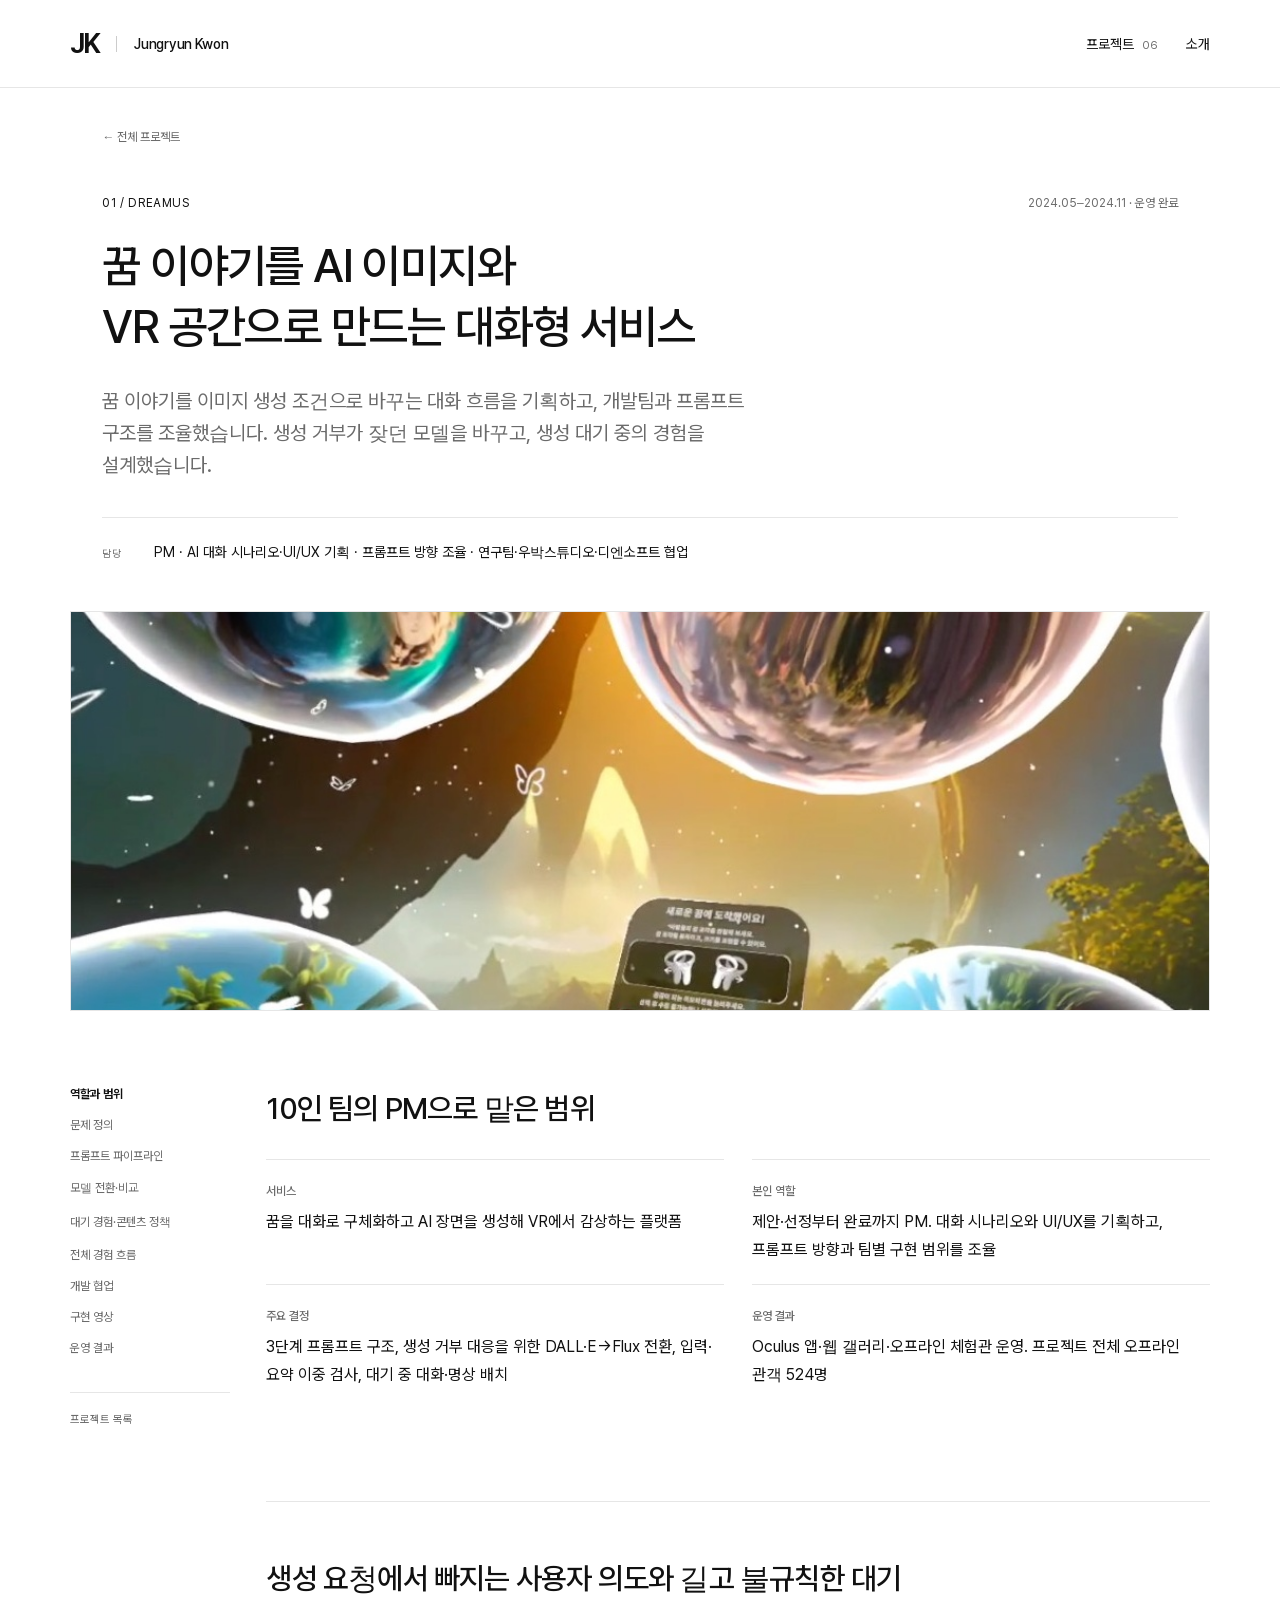
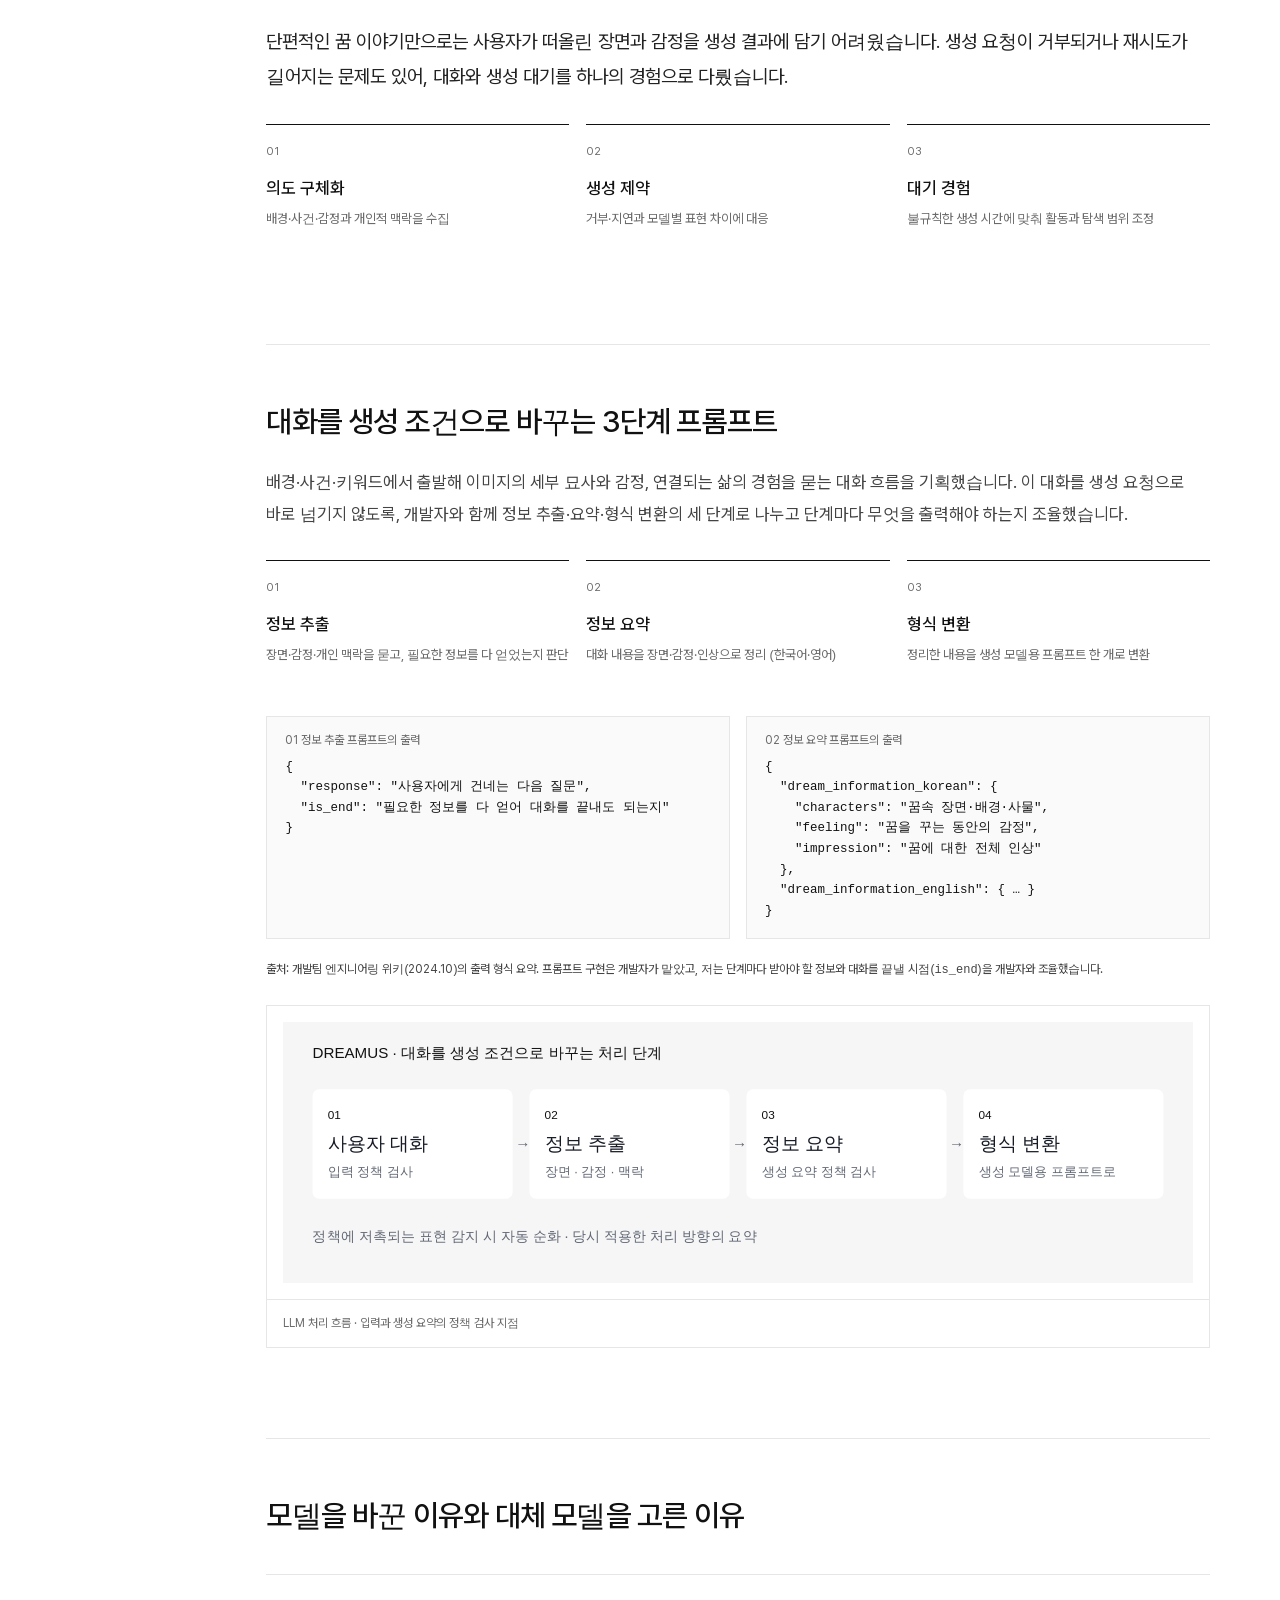
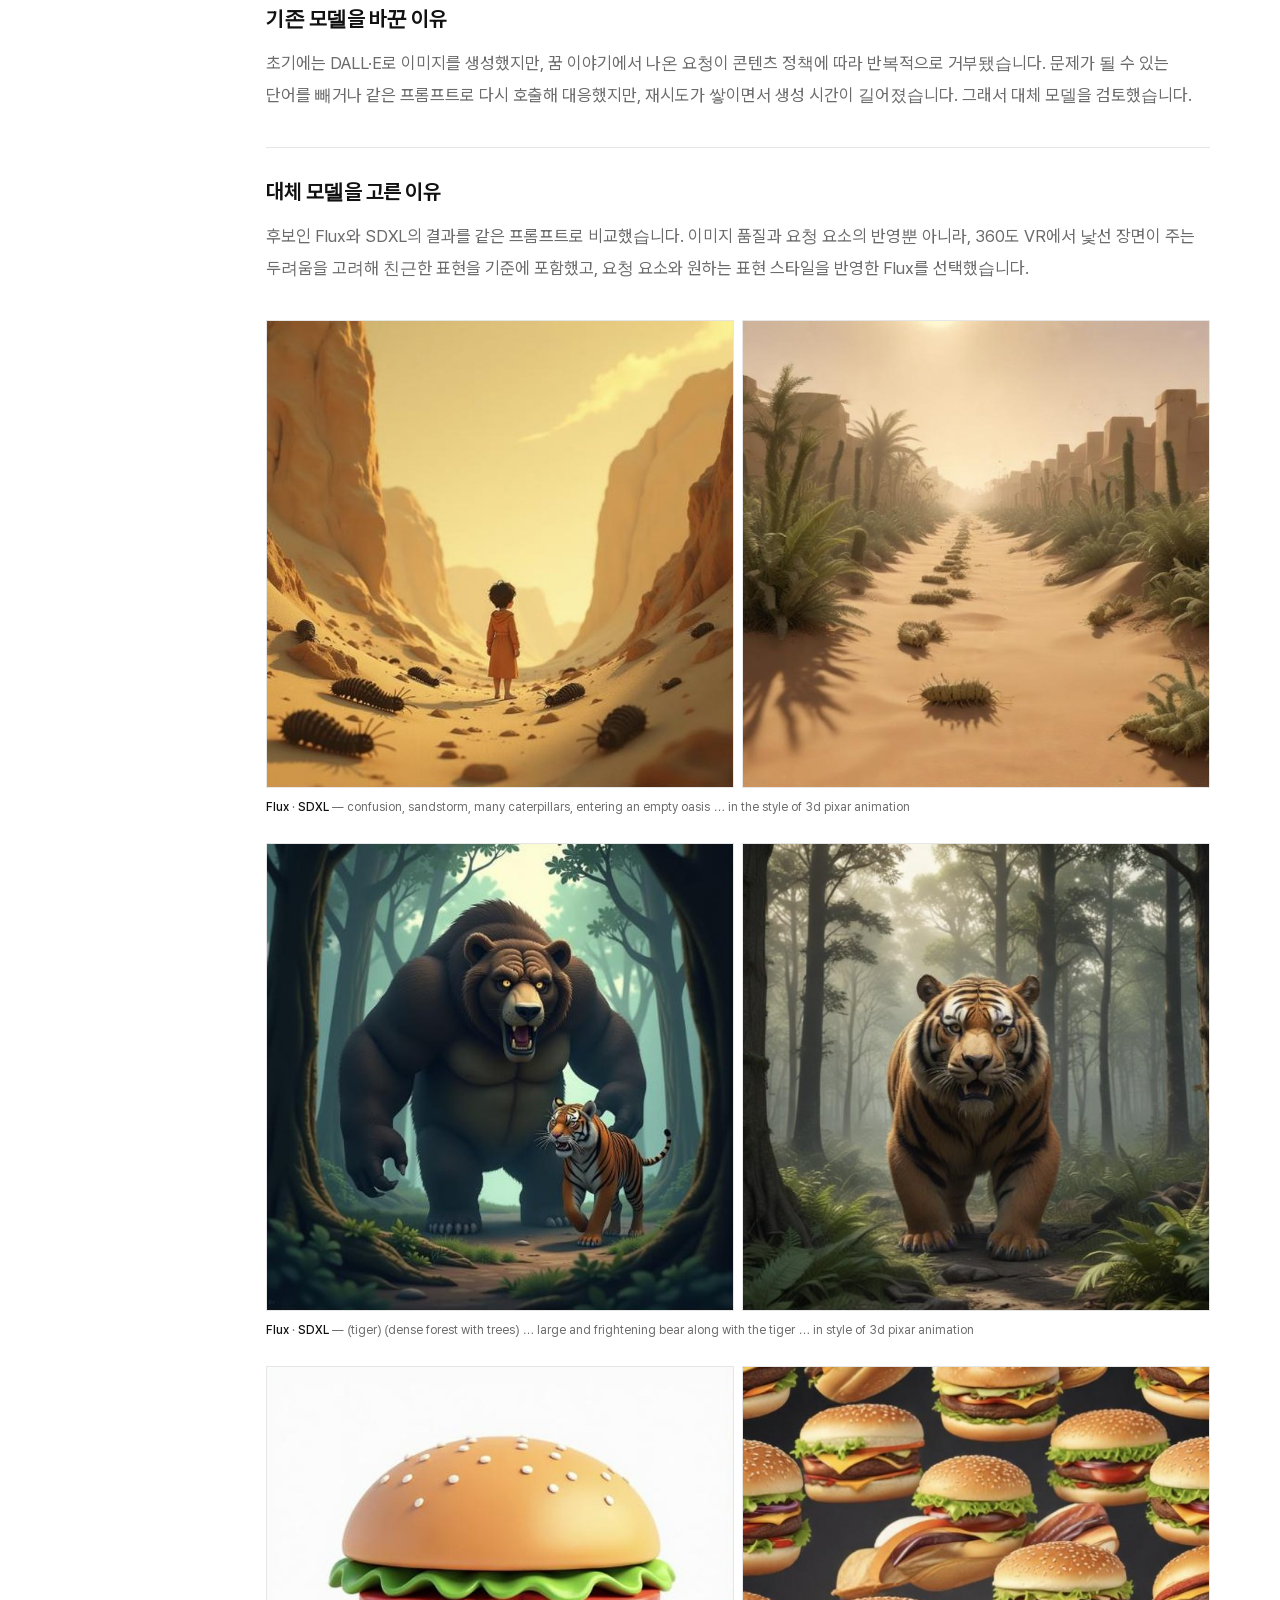
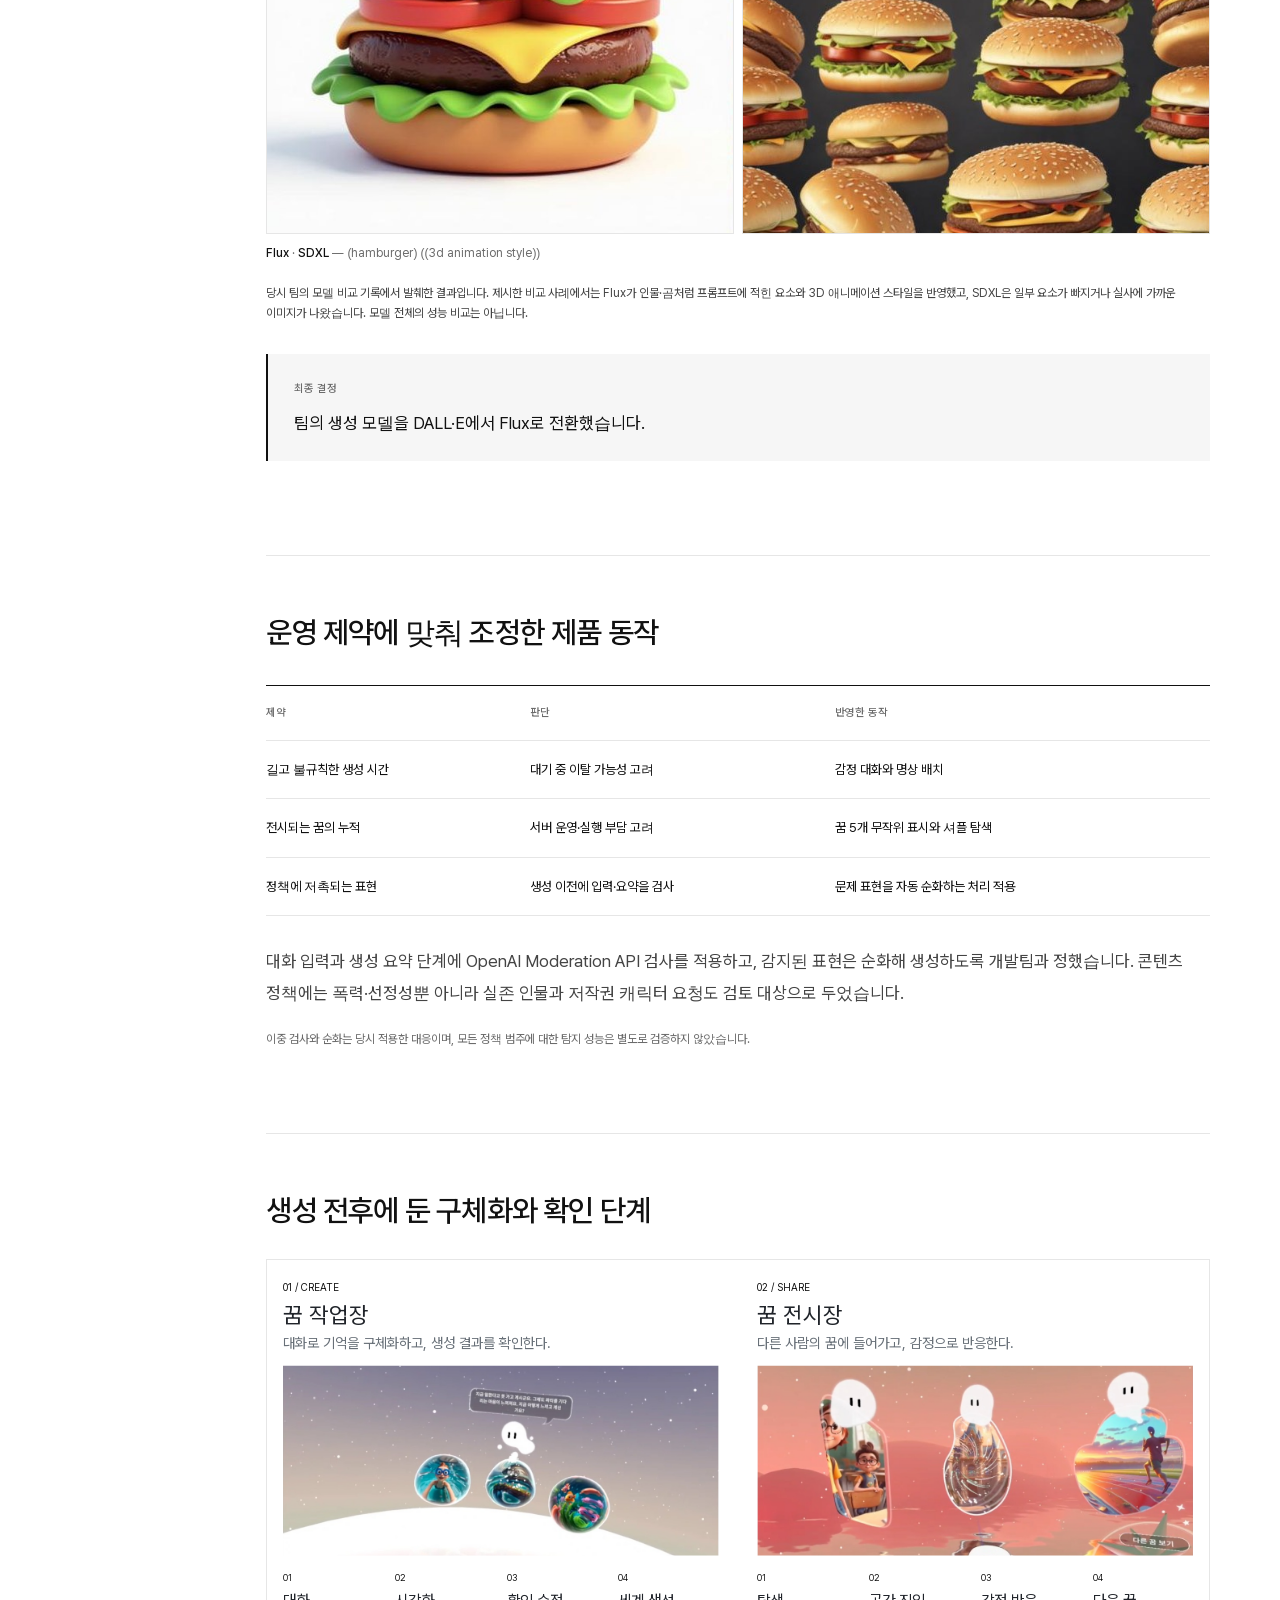
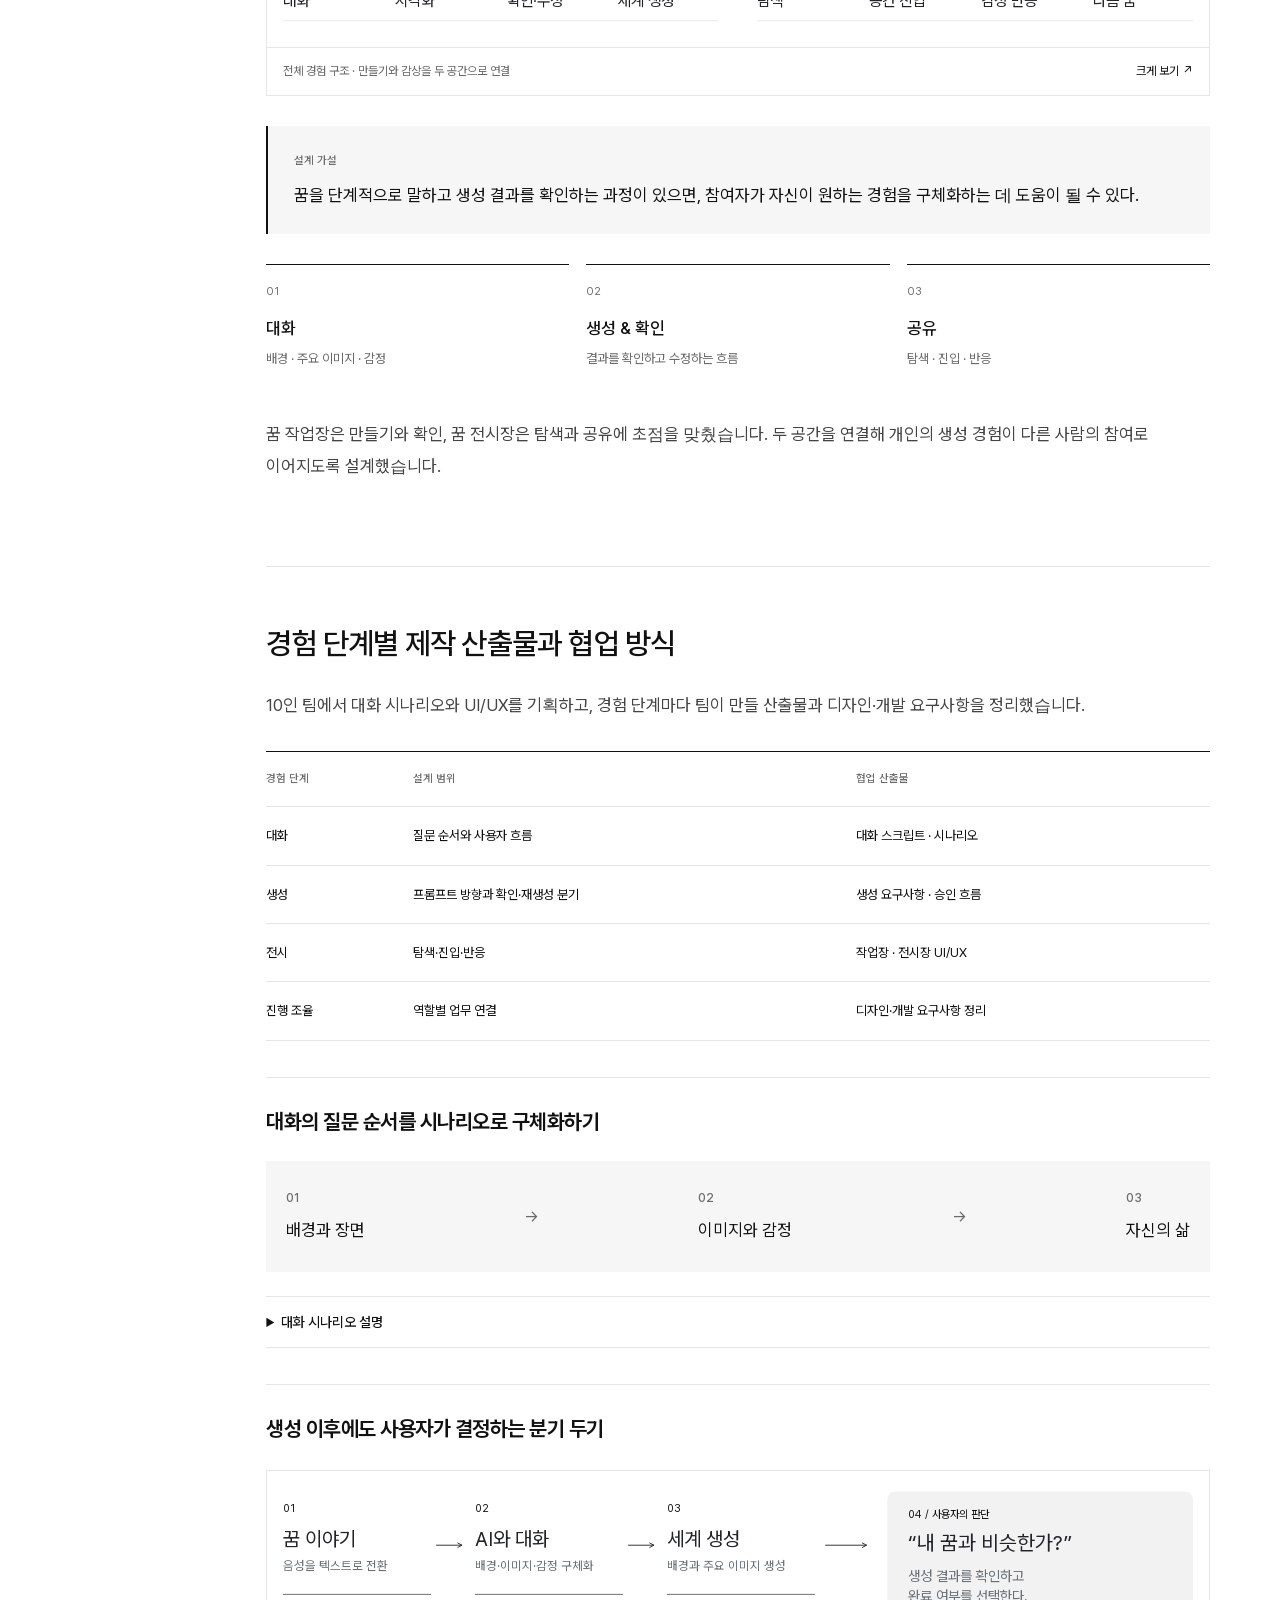
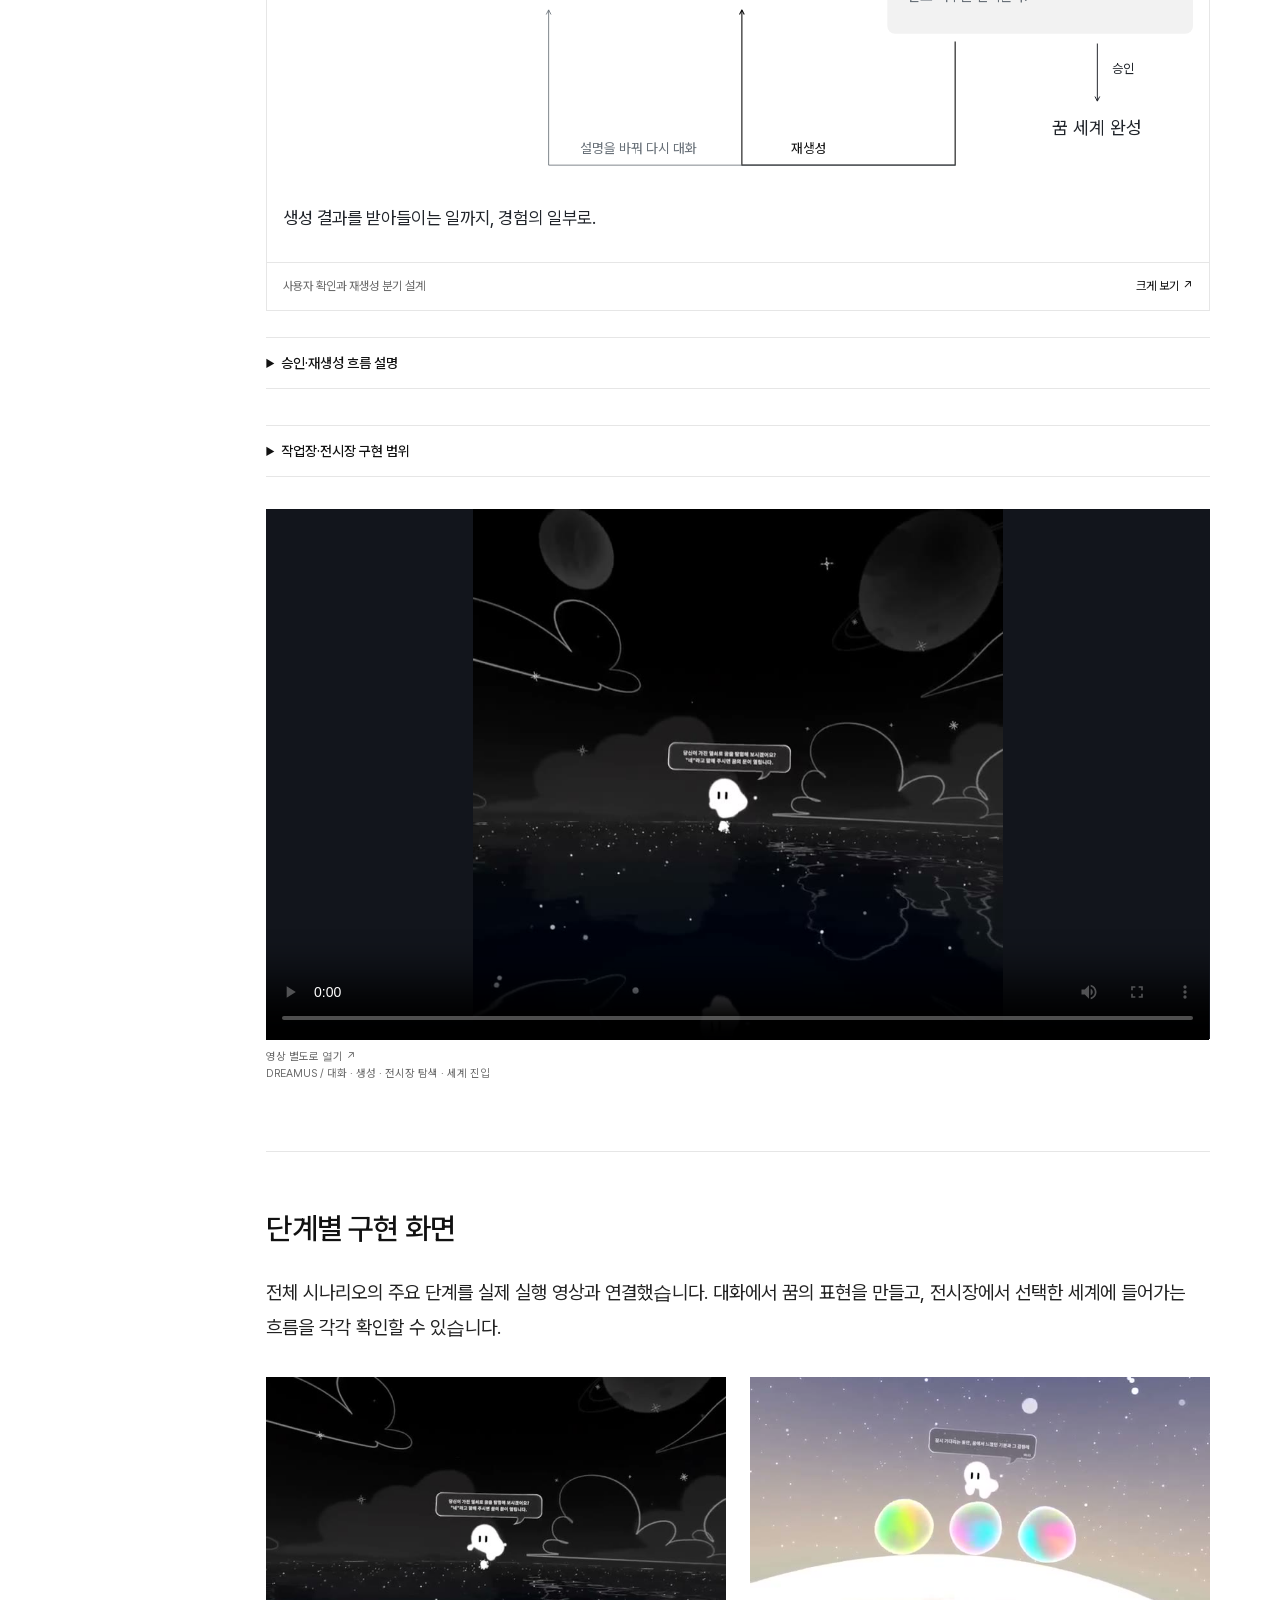
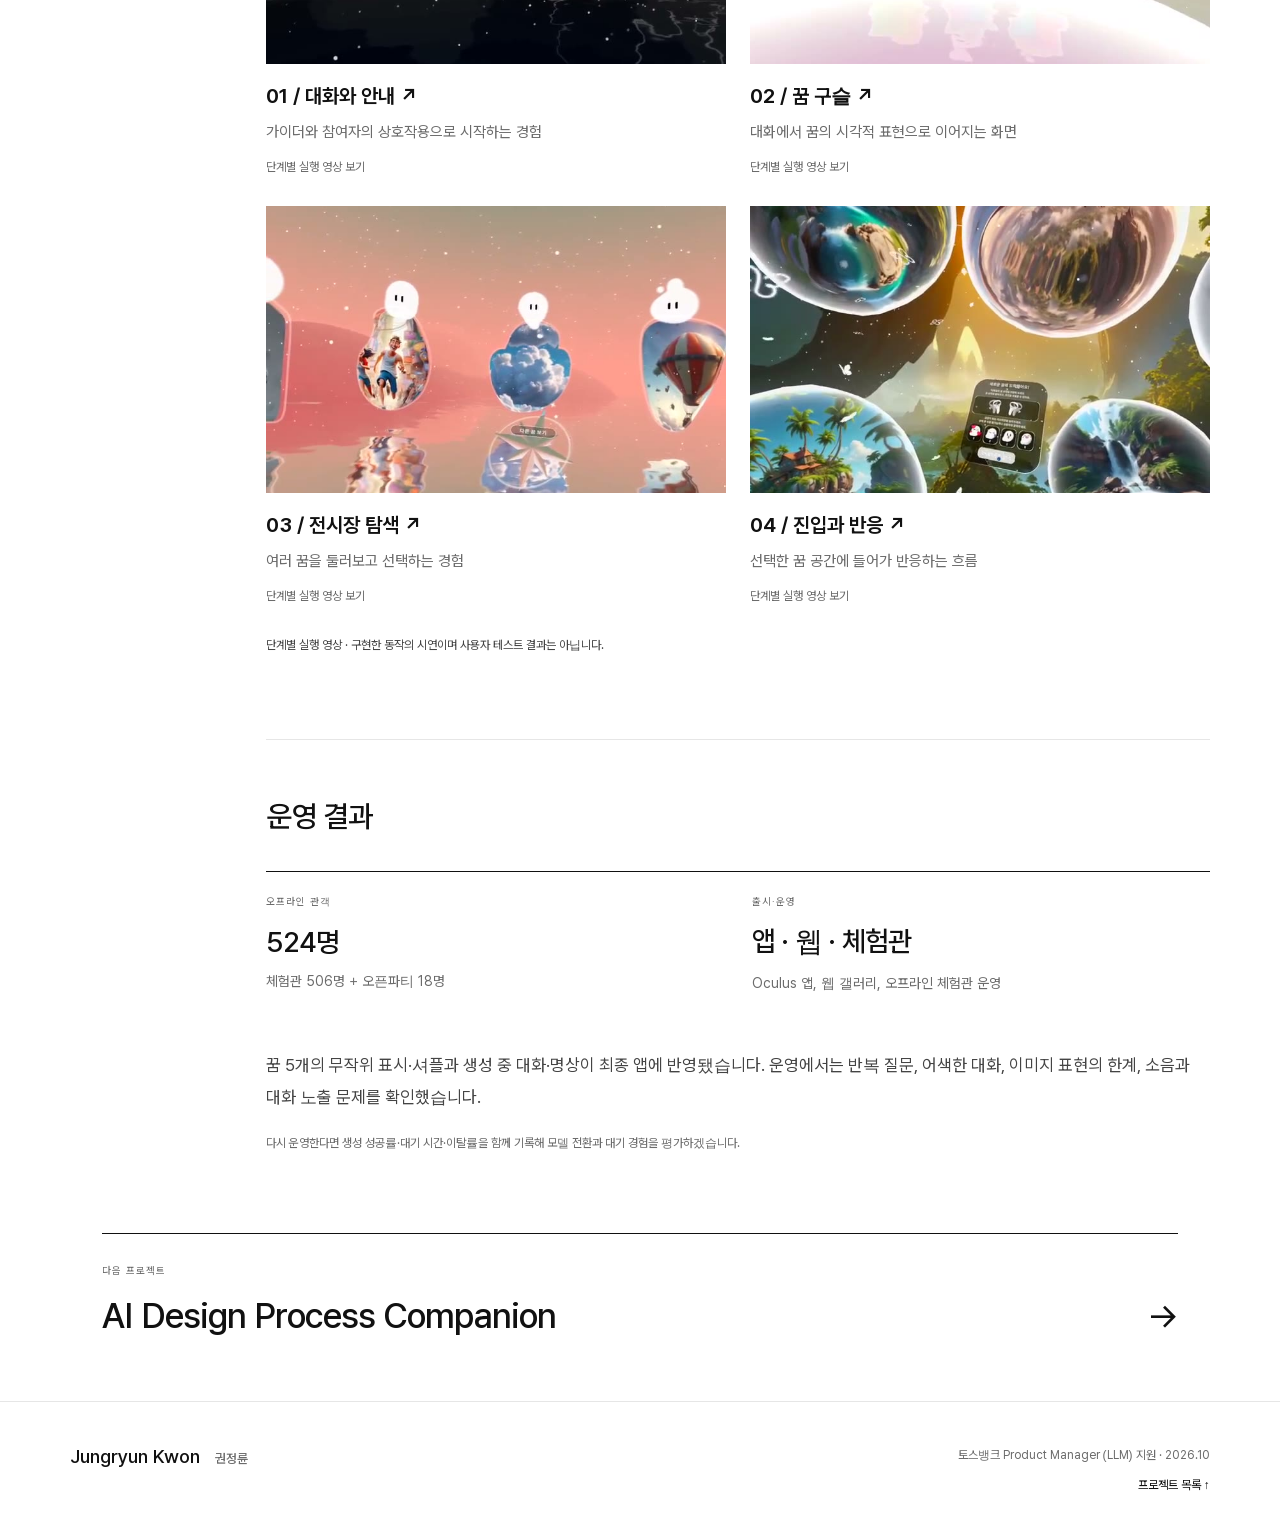
<file: toss-pm/dreamus.html>
<!DOCTYPE html>
<html lang="ko"><head><meta charset="utf-8"><meta name="viewport" content="width=device-width,initial-scale=1"><meta name="description" content="권정륜의 LLM PM 포트폴리오. DREAMUS의 생성 파이프라인과 모델 전환, Companion의 제품 설계·구현, META와 NUNBIT의 경험 설계, 삼성 선행디자인 프로세스 툴킷를 소개합니다."><title>DREAMUS — Jungryun Kwon</title><link rel="icon" href="assets/favicon.svg"><link rel="stylesheet" href="styles.css?v=20261002-d"><script src="app.js" defer></script></head><body class="detail purple"><a class="skip" href="#main">본문으로 이동</a><header class="site-header"><a class="brand" href="index.html" aria-label="권정륜 포트폴리오 홈">JK<span>Jungryun Kwon</span></a><nav aria-label="주 메뉴"><a href="index.html#projects">프로젝트 <span>06</span></a><a href="index.html#approach">소개</a></nav></header><main id="main"><section class="case-hero"><a class="back-link" href="index.html#projects">← 전체 프로젝트</a><div class="case-kicker"><span>01 / DREAMUS</span><span>2024.05–2024.11 · 운영 완료</span></div><h1>꿈 이야기를 AI 이미지와<br>VR 공간으로 만드는 대화형 서비스</h1><p class="case-intro">꿈 이야기를 이미지 생성 조건으로 바꾸는 대화 흐름을 기획하고, 개발팀과 프롬프트 구조를 조율했습니다. 생성 거부가 잦던 모델을 바꾸고, 생성 대기 중의 경험을 설계했습니다.</p><div class="role"><span>담당</span><p>PM · AI 대화 시나리오·UI/UX 기획 · 프롬프트 방향 조율 · 연구팀·우박스튜디오·디엔소프트 협업</p></div></section><figure class="case-cover"><img src="assets/dreamus.jpg" alt="DREAMUS 프로젝트 이미지"></figure><div class="case-layout"><aside class="case-nav"><a href="#ownership">역할과 범위</a><a href="#problem">문제 정의</a><a href="#pipeline">프롬프트 파이프라인</a><a href="#model">모델 전환·비교</a><a href="#policy">대기 경험·콘텐츠 정책</a><a href="#hypothesis">전체 경험 흐름</a><a href="#action">개발 협업</a><a href="#evidence">구현 영상</a><a href="#outcome">운영 결과</a><a href="index.html#projects" class="back-small">프로젝트 목록</a></aside><article class="case-content"><section id="ownership" class="case-section"><h2>10인 팀의 PM으로 맡은 범위</h2><div class="case-brief"><div><span>서비스</span><p>꿈을 대화로 구체화하고 AI 장면을 생성해 VR에서 감상하는 플랫폼</p></div><div><span>본인 역할</span><p>제안·선정부터 완료까지 PM. 대화 시나리오와 UI/UX를 기획하고, 프롬프트 방향과 팀별 구현 범위를 조율</p></div><div><span>주요 결정</span><p>3단계 프롬프트 구조, 생성 거부 대응을 위한 DALL·E→Flux 전환, 입력·요약 이중 검사, 대기 중 대화·명상 배치</p></div><div><span>운영 결과</span><p>Oculus 앱·웹 갤러리·오프라인 체험관 운영. 프로젝트 전체 오프라인 관객 524명</p></div></div></section><section id="problem" class="case-section"><h2>생성 요청에서 빠지는 사용자 의도와 길고 불규칙한 대기</h2><p class="lead">단편적인 꿈 이야기만으로는 사용자가 떠올린 장면과 감정을 생성 결과에 담기 어려웠습니다. 생성 요청이 거부되거나 재시도가 길어지는 문제도 있어, 대화와 생성 대기를 하나의 경험으로 다뤘습니다.</p><div class="flow"><div><span>01</span><strong>의도 구체화</strong><p>배경·사건·감정과 개인적 맥락을 수집</p></div><div><span>02</span><strong>생성 제약</strong><p>거부·지연과 모델별 표현 차이에 대응</p></div><div><span>03</span><strong>대기 경험</strong><p>불규칙한 생성 시간에 맞춰 활동과 탐색 범위 조정</p></div></div></section><section id="pipeline" class="case-section"><h2>대화를 생성 조건으로 바꾸는 3단계 프롬프트</h2><p class="">배경·사건·키워드에서 출발해 이미지의 세부 묘사와 감정, 연결되는 삶의 경험을 묻는 대화 흐름을 기획했습니다. 이 대화를 생성 요청으로 바로 넘기지 않도록, 개발자와 함께 정보 추출·요약·형식 변환의 세 단계로 나누고 단계마다 무엇을 출력해야 하는지 조율했습니다.</p><div class="flow"><div><span>01</span><strong>정보 추출</strong><p>장면·감정·개인 맥락을 묻고, 필요한 정보를 다 얻었는지 판단</p></div><div><span>02</span><strong>정보 요약</strong><p>대화 내용을 장면·감정·인상으로 정리 (한국어·영어)</p></div><div><span>03</span><strong>형식 변환</strong><p>정리한 내용을 생성 모델용 프롬프트 한 개로 변환</p></div></div><div class="code-sample"><div><span>01 정보 추출 프롬프트의 출력</span><pre>{
  "response": "사용자에게 건네는 다음 질문",
  "is_end": "필요한 정보를 다 얻어 대화를 끝내도 되는지"
}</pre></div><div><span>02 정보 요약 프롬프트의 출력</span><pre>{
  "dream_information_korean": {
    "characters": "꿈속 장면·배경·사물",
    "feeling": "꿈을 꾸는 동안의 감정",
    "impression": "꿈에 대한 전체 인상"
  },
  "dream_information_english": { … }
}</pre></div></div><p class="source-note">출처: 개발팀 엔지니어링 위키(2024.10)의 출력 형식 요약. 프롬프트 구현은 개발자가 맡았고, 저는 단계마다 받아야 할 정보와 대화를 끝낼 시점(<code>is_end</code>)을 개발자와 조율했습니다.</p><figure class="diagram"><a href="assets/diagrams/dreamus-pipeline.svg" target="_blank" rel="noopener"><img src="assets/diagrams/dreamus-pipeline.svg" alt="LLM 처리 흐름 · 입력과 생성 요약의 정책 검사 지점"></a><figcaption>LLM 처리 흐름 · 입력과 생성 요약의 정책 검사 지점</figcaption></figure></section><section id="model" class="case-section"><h2>모델을 바꾼 이유와 대체 모델을 고른 이유</h2><div class="decision-detail"><h3>기존 모델을 바꾼 이유</h3><p>초기에는 DALL·E로 이미지를 생성했지만, 꿈 이야기에서 나온 요청이 콘텐츠 정책에 따라 반복적으로 거부됐습니다. 문제가 될 수 있는 단어를 빼거나 같은 프롬프트로 다시 호출해 대응했지만, 재시도가 쌓이면서 생성 시간이 길어졌습니다. 그래서 대체 모델을 검토했습니다.</p></div><div class="decision-detail"><h3>대체 모델을 고른 이유</h3><p>후보인 Flux와 SDXL의 결과를 같은 프롬프트로 비교했습니다. 이미지 품질과 요청 요소의 반영뿐 아니라, 360도 VR에서 낯선 장면이 주는 두려움을 고려해 친근한 표현을 기준에 포함했고, 요청 요소와 원하는 표현 스타일을 반영한 Flux를 선택했습니다.</p></div><div class="compare-grid"><figure><div class="compare-pair"><img loading="lazy" src="assets/dreamus-compare/compare-5-flux.jpg" alt="Flux 생성 결과: 모래폭풍 속 애벌레들 사이에 선 인물, 3D 애니메이션 스타일"><img loading="lazy" src="assets/dreamus-compare/compare-5-sdxl.jpg" alt="SDXL 생성 결과: 인물 없이 사막 길 위의 애벌레들"></div><figcaption><b>Flux</b> · <b>SDXL</b> — confusion, sandstorm, many caterpillars, entering an empty oasis … in the style of 3d pixar animation</figcaption></figure><figure><div class="compare-pair"><img loading="lazy" src="assets/dreamus-compare/compare-1-flux.jpg" alt="Flux 생성 결과: 숲속의 큰 곰과 호랑이"><img loading="lazy" src="assets/dreamus-compare/compare-1-sdxl.jpg" alt="SDXL 생성 결과: 숲속의 호랑이"></div><figcaption><b>Flux</b> · <b>SDXL</b> — (tiger) (dense forest with trees) … large and frightening bear along with the tiger … in style of 3d pixar animation</figcaption></figure><figure><div class="compare-pair"><img loading="lazy" src="assets/dreamus-compare/compare-2-flux.jpg" alt="Flux 생성 결과: 3D 애니메이션 스타일 햄버거 한 개"><img loading="lazy" src="assets/dreamus-compare/compare-2-sdxl.jpg" alt="SDXL 생성 결과: 화면을 채운 여러 개의 햄버거"></div><figcaption><b>Flux</b> · <b>SDXL</b> — (hamburger) ((3d animation style))</figcaption></figure></div><p class="source-note">당시 팀의 모델 비교 기록에서 발췌한 결과입니다. 제시한 비교 사례에서는 Flux가 인물·곰처럼 프롬프트에 적힌 요소와 3D 애니메이션 스타일을 반영했고, SDXL은 일부 요소가 빠지거나 실사에 가까운 이미지가 나왔습니다. 모델 전체의 성능 비교는 아닙니다.</p><div class="note"><span>최종 결정</span><p>팀의 생성 모델을 DALL·E에서 Flux로 전환했습니다.</p></div></section><section id="policy" class="case-section"><h2>운영 제약에 맞춰 조정한 제품 동작</h2><div class="table-wrap" tabindex="0" role="region" aria-label="제약별 비교"><table><thead><tr><th scope="col">제약</th><th scope="col">판단</th><th scope="col">반영한 동작</th></tr></thead><tbody><tr><td>길고 불규칙한 생성 시간</td><td>대기 중 이탈 가능성 고려</td><td>감정 대화와 명상 배치</td></tr><tr><td>전시되는 꿈의 누적</td><td>서버 운영·실행 부담 고려</td><td>꿈 5개 무작위 표시와 셔플 탐색</td></tr><tr><td>정책에 저촉되는 표현</td><td>생성 이전에 입력·요약을 검사</td><td>문제 표현을 자동 순화하는 처리 적용</td></tr></tbody></table></div><p class="">대화 입력과 생성 요약 단계에 OpenAI Moderation API 검사를 적용하고, 감지된 표현은 순화해 생성하도록 개발팀과 정했습니다. 콘텐츠 정책에는 폭력·선정성뿐 아니라 실존 인물과 저작권 캐릭터 요청도 검토 대상으로 두었습니다.</p><p class="fine">이중 검사와 순화는 당시 적용한 대응이며, 모든 정책 범주에 대한 탐지 성능은 별도로 검증하지 않았습니다.</p></section><section id="hypothesis" class="case-section"><h2>생성 전후에 둔 구체화와 확인 단계</h2><figure class="diagram"><a href="assets/diagrams/dreamus-spaces.svg" target="_blank" rel="noopener" aria-label="꿈 작업장의 생성 흐름과 꿈 전시장의 공유 흐름 크게 보기" class="diagram-canvas"><img loading="lazy" src="assets/diagrams/dreamus-spaces.svg" alt="꿈 작업장의 생성 흐름과 꿈 전시장의 공유 흐름"></a><figcaption><span>전체 경험 구조 · 만들기와 감상을 두 공간으로 연결</span><a href="assets/diagrams/dreamus-spaces.svg" target="_blank" rel="noopener">크게 보기 ↗</a></figcaption></figure><div class="note "><span>설계 가설</span><p>꿈을 단계적으로 말하고 생성 결과를 확인하는 과정이 있으면, 참여자가 자신이 원하는 경험을 구체화하는 데 도움이 될 수 있다.</p></div><div class="flow"><div><span>01</span><strong>대화</strong><p>배경 · 주요 이미지 · 감정</p></div><div><span>02</span><strong>생성 &amp; 확인</strong><p>결과를 확인하고 수정하는 흐름</p></div><div><span>03</span><strong>공유</strong><p>탐색 · 진입 · 반응</p></div></div><p>꿈 작업장은 만들기와 확인, 꿈 전시장은 탐색과 공유에 초점을 맞췄습니다. 두 공간을 연결해 개인의 생성 경험이 다른 사람의 참여로 이어지도록 설계했습니다.</p></section><section id="action" class="case-section"><h2>경험 단계별 제작 산출물과 협업 방식</h2><p>10인 팀에서 대화 시나리오와 UI/UX를 기획하고, 경험 단계마다 팀이 만들 산출물과 디자인·개발 요구사항을 정리했습니다.</p><p class="table-hint">표를 좌우로 밀어 전체 내용을 볼 수 있습니다.</p><div class="table-wrap" tabindex="0" role="region" aria-label="경험 단계별 설계 범위와 협업 산출물"><table><thead><tr><th>경험 단계</th><th>설계 범위</th><th>협업 산출물</th></tr></thead><tbody><tr><td>대화</td><td>질문 순서와 사용자 흐름</td><td>대화 스크립트 · 시나리오</td></tr><tr><td>생성</td><td>프롬프트 방향과 확인·재생성 분기</td><td>생성 요구사항 · 승인 흐름</td></tr><tr><td>전시</td><td>탐색·진입·반응</td><td>작업장 · 전시장 UI/UX</td></tr><tr><td>진행 조율</td><td>역할별 업무 연결</td><td>디자인·개발 요구사항 정리</td></tr></tbody></table></div><div class="decision-detail"><h3>대화의 질문 순서를 시나리오로 구체화하기</h3><div class="visual-steps"><span><b>01</b>배경과 장면</span><i>→</i><span><b>02</b>이미지와 감정</span><i>→</i><span><b>03</b>자신의 삶</span></div><details class="supporting-detail"><summary>대화 시나리오 설명</summary><div><p>꿈 작업장의 대화는 배경과 장면을 떠올리는 단계에서 시작해 주요 이미지와 감정을 구체화하고, 자신의 삶과 연결하는 흐름으로 구성했습니다. 전체 시나리오를 대화 스크립트로 풀어내고, 프롬프트 실험과 UI/UX 설계에 연결했습니다.</p></div></details></div><div class="decision-detail"><h3>생성 이후에도 사용자가 결정하는 분기 두기</h3><figure class="diagram"><a href="assets/diagrams/dreamus-review.svg" target="_blank" rel="noopener" aria-label="사용자의 확인에 따라 승인 또는 재생성으로 나뉘는 흐름 크게 보기" class="diagram-canvas"><img loading="lazy" src="assets/diagrams/dreamus-review.svg" alt="사용자의 확인에 따라 승인 또는 재생성으로 나뉘는 흐름"></a><figcaption><span>사용자 확인과 재생성 분기 설계</span><a href="assets/diagrams/dreamus-review.svg" target="_blank" rel="noopener">크게 보기 ↗</a></figcaption></figure><details class="supporting-detail"><summary>승인·재생성 흐름 설명</summary><div><p>대화에서 정리한 내용을 바탕으로 세계를 생성한 뒤, 사용자가 자신의 꿈과 비슷한지 확인하는 단계를 설계했습니다. 승인하면 꿈 세계를 완성하고, 재생성을 선택하면 설명을 바꿔 다시 대화하는 흐름입니다. AI의 출력 이후에 사용자의 확인과 다음 행동이 이어지도록 구성했습니다.</p></div></details></div><details class="supporting-detail"><summary>작업장·전시장 구현 범위</summary><div><div class="decision-detail"><h3>만드는 흐름과 감상하는 흐름을 구분하기</h3><p>꿈 작업장은 대화·시각화·확인과 수정·세계 생성, 꿈 전시장은 탐색·공간 진입·감정 반응·다음 꿈으로 이어집니다. 전시장에서는 입장할 때 제시되는 다섯 꿈을 탐색하고 선택한 공간을 경험하도록 구성했습니다. 개인 보관함과 지속적 공유는 후속 구상으로 남겨, 구현한 전시 경험과 구분했습니다.</p></div></div></details><figure class="media"><video controls playsinline preload="metadata" poster="assets/dreamus-screen.jpg" src="assets/dreamus.mp4" aria-label="DREAMUS VR 쇼릴"></video><figcaption><a href="assets/dreamus.mp4" target="_blank" rel="noopener">영상 별도로 열기 ↗</a><br>DREAMUS / 대화 · 생성 · 전시장 탐색 · 세계 진입</figcaption></figure></section><section id="evidence" class="case-section"><h2>단계별 구현 화면</h2><p class="lead">전체 시나리오의 주요 단계를 실제 실행 영상과 연결했습니다. 대화에서 꿈의 표현을 만들고, 전시장에서 선택한 세계에 들어가는 흐름을 각각 확인할 수 있습니다.</p><div class="evidence-grid"><a class="evidence-card" href="assets/dreamus-01_recall_intro.mp4" target="_blank" rel="noopener"><img loading="lazy" src="assets/dreamus-poster_01.jpg" alt="01 / 대화와 안내 실행 영상 미리보기"><h3>01 / 대화와 안내 ↗</h3><p>가이더와 참여자의 상호작용으로 시작하는 경험</p><span>단계별 실행 영상 보기</span></a><a class="evidence-card" href="assets/dreamus-02_generate_bubbles.mp4" target="_blank" rel="noopener"><img loading="lazy" src="assets/dreamus-poster_02.jpg" alt="02 / 꿈 구슬 실행 영상 미리보기"><h3>02 / 꿈 구슬 ↗</h3><p>대화에서 꿈의 시각적 표현으로 이어지는 화면</p><span>단계별 실행 영상 보기</span></a><a class="evidence-card" href="assets/dreamus-03_browse_gallery.mp4" target="_blank" rel="noopener"><img loading="lazy" src="assets/dreamus-poster_03.jpg" alt="03 / 전시장 탐색 실행 영상 미리보기"><h3>03 / 전시장 탐색 ↗</h3><p>여러 꿈을 둘러보고 선택하는 경험</p><span>단계별 실행 영상 보기</span></a><a class="evidence-card" href="assets/dreamus-04_enter_and_react.mp4" target="_blank" rel="noopener"><img loading="lazy" src="assets/dreamus-poster_04.jpg" alt="04 / 진입과 반응 실행 영상 미리보기"><h3>04 / 진입과 반응 ↗</h3><p>선택한 꿈 공간에 들어가 반응하는 흐름</p><span>단계별 실행 영상 보기</span></a></div><p class="source-note">단계별 실행 영상 · 구현한 동작의 시연이며 사용자 테스트 결과는 아닙니다.</p></section><section id="outcome" class="case-section"><h2>운영 결과</h2><div class="outcomes"><div><span>오프라인 관객</span><strong>524명</strong><p>체험관 506명 + 오픈파티 18명</p></div><div><span>출시·운영</span><strong>앱 · 웹 · 체험관</strong><p>Oculus 앱, 웹 갤러리, 오프라인 체험관 운영</p></div></div><p class="">꿈 5개의 무작위 표시·셔플과 생성 중 대화·명상이 최종 앱에 반영됐습니다. 운영에서는 반복 질문, 어색한 대화, 이미지 표현의 한계, 소음과 대화 노출 문제를 확인했습니다.</p><p class="fine">다시 운영한다면 생성 성공률·대기 시간·이탈률을 함께 기록해 모델 전환과 대기 경험을 평가하겠습니다.</p></section></article></div><a class="next-case" href="companion.html"><span>다음 프로젝트</span><strong>AI Design Process Companion <b>→</b></strong></a></main><footer class="site-footer"><div><strong>Jungryun Kwon <span>권정륜</span></strong></div><p>토스뱅크 Product Manager (LLM) 지원 · 2026.10<br><a href="index.html#projects">프로젝트 목록 ↑</a></p></footer></body></html>
</file>
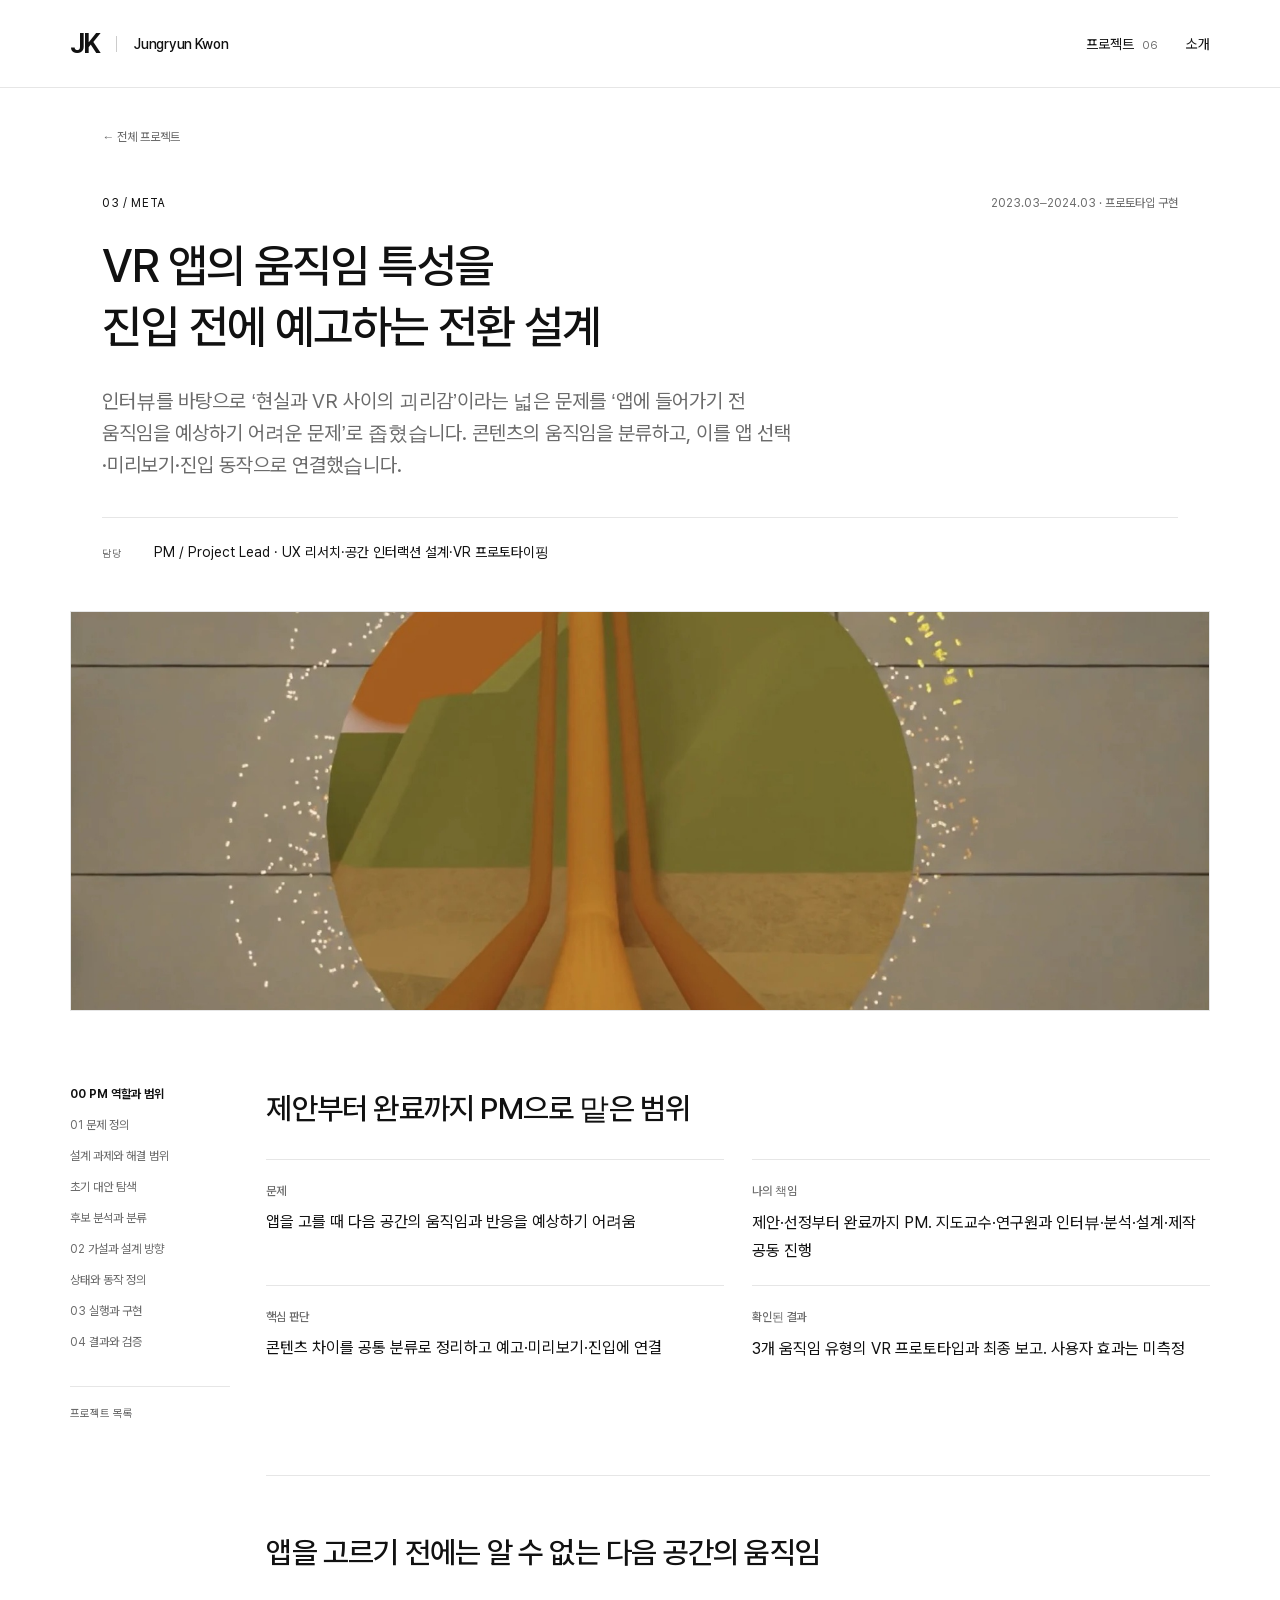
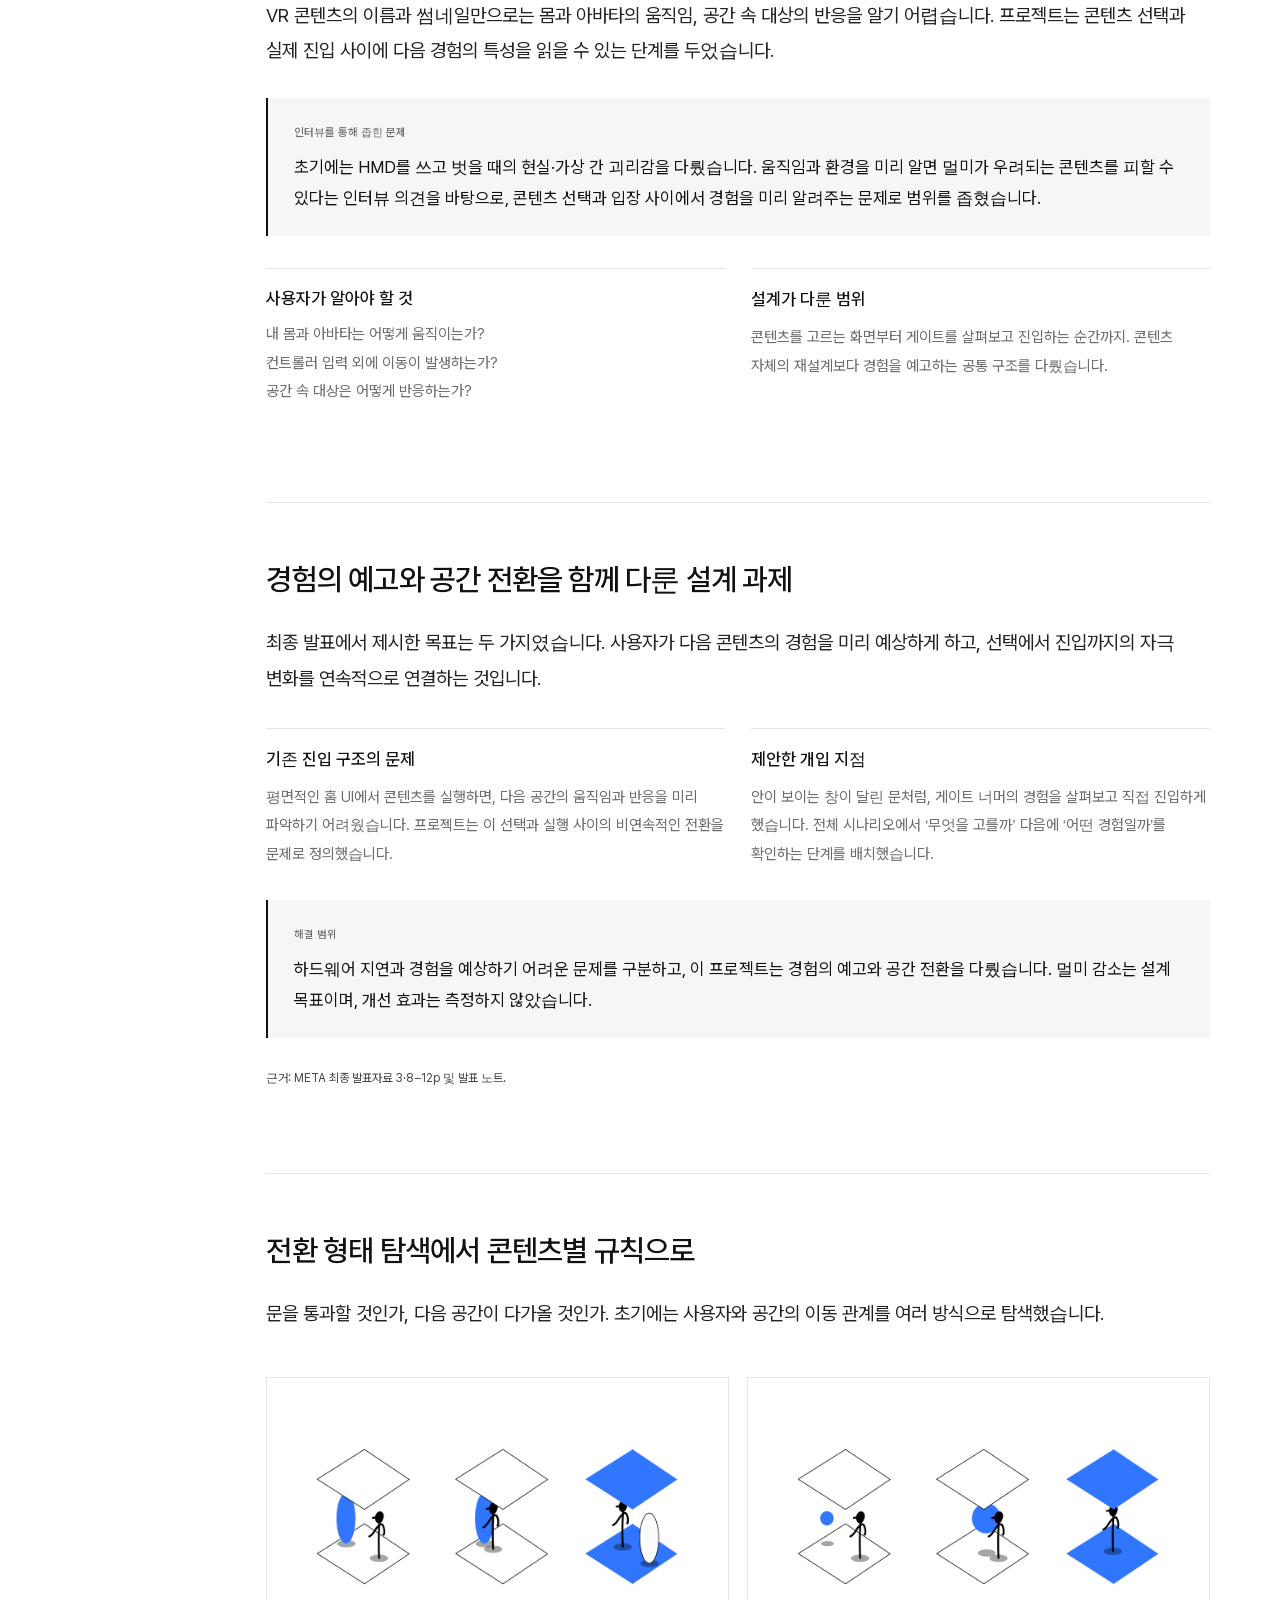
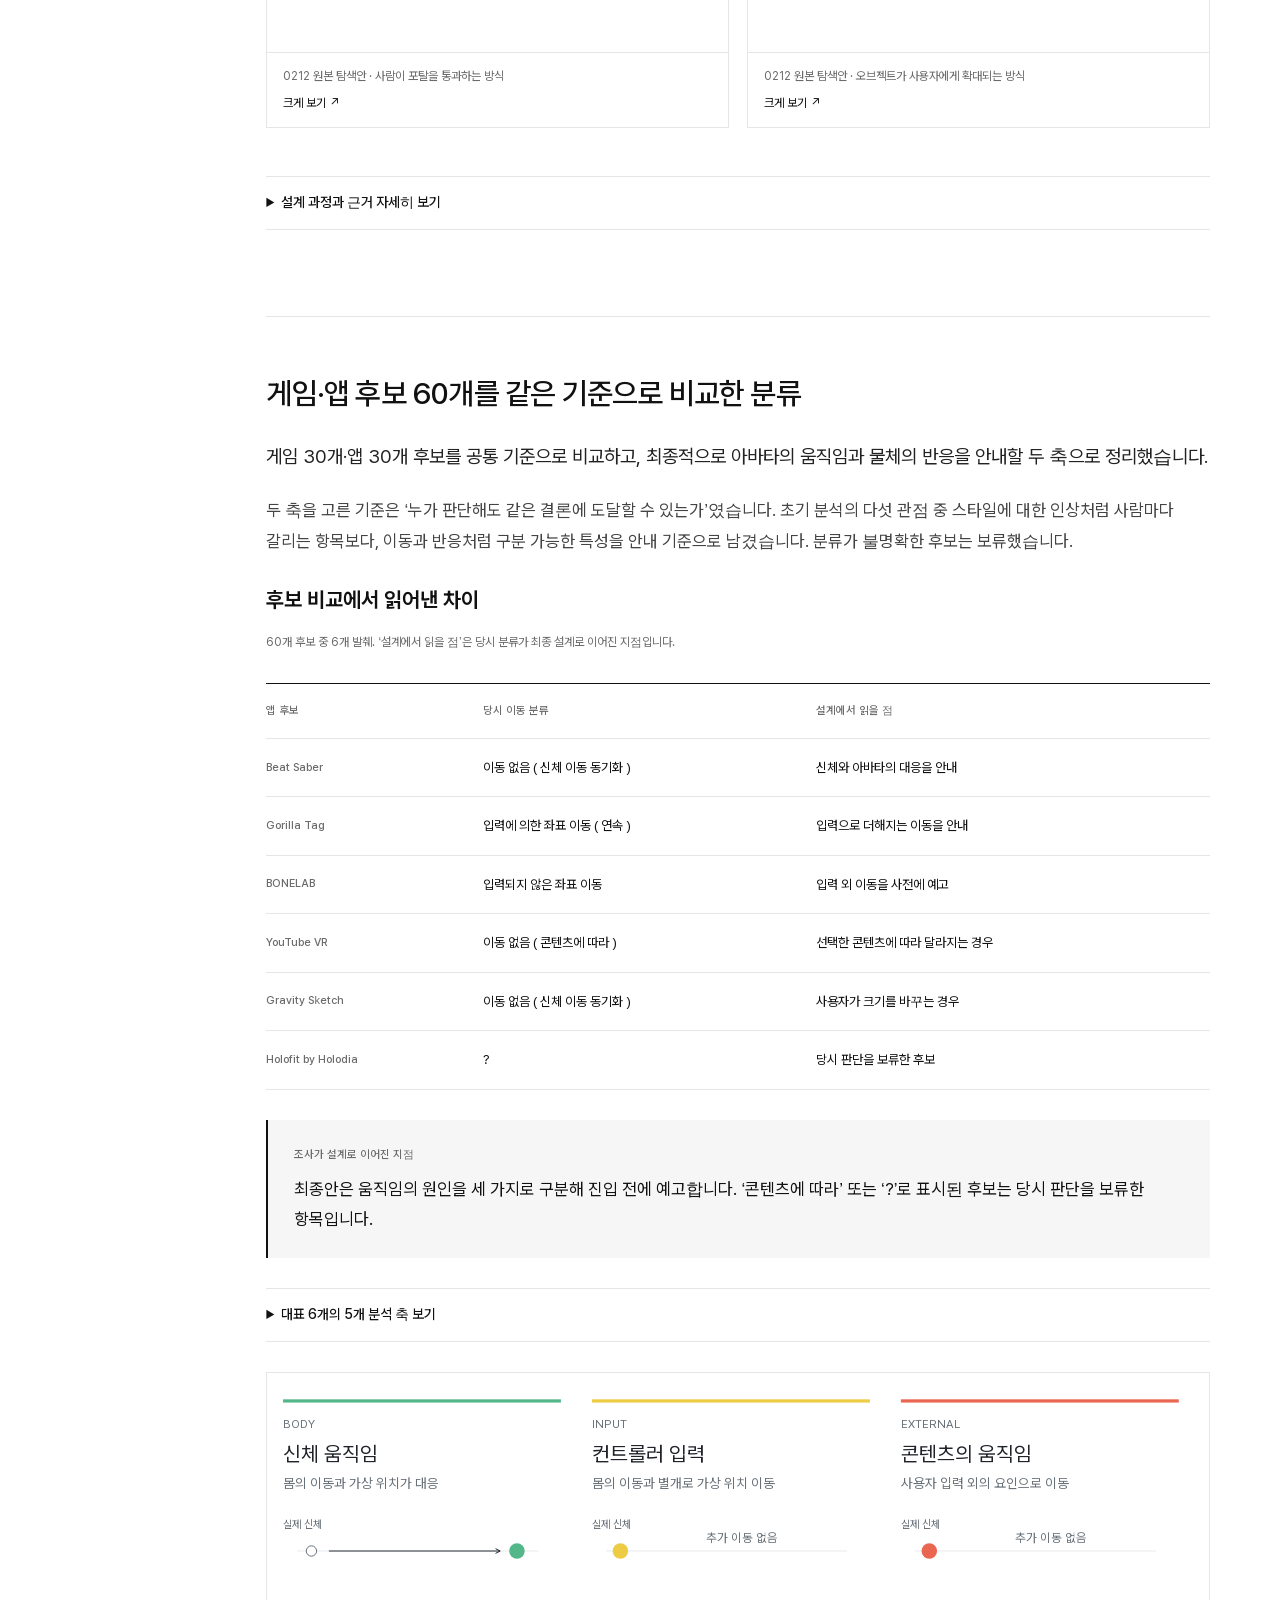
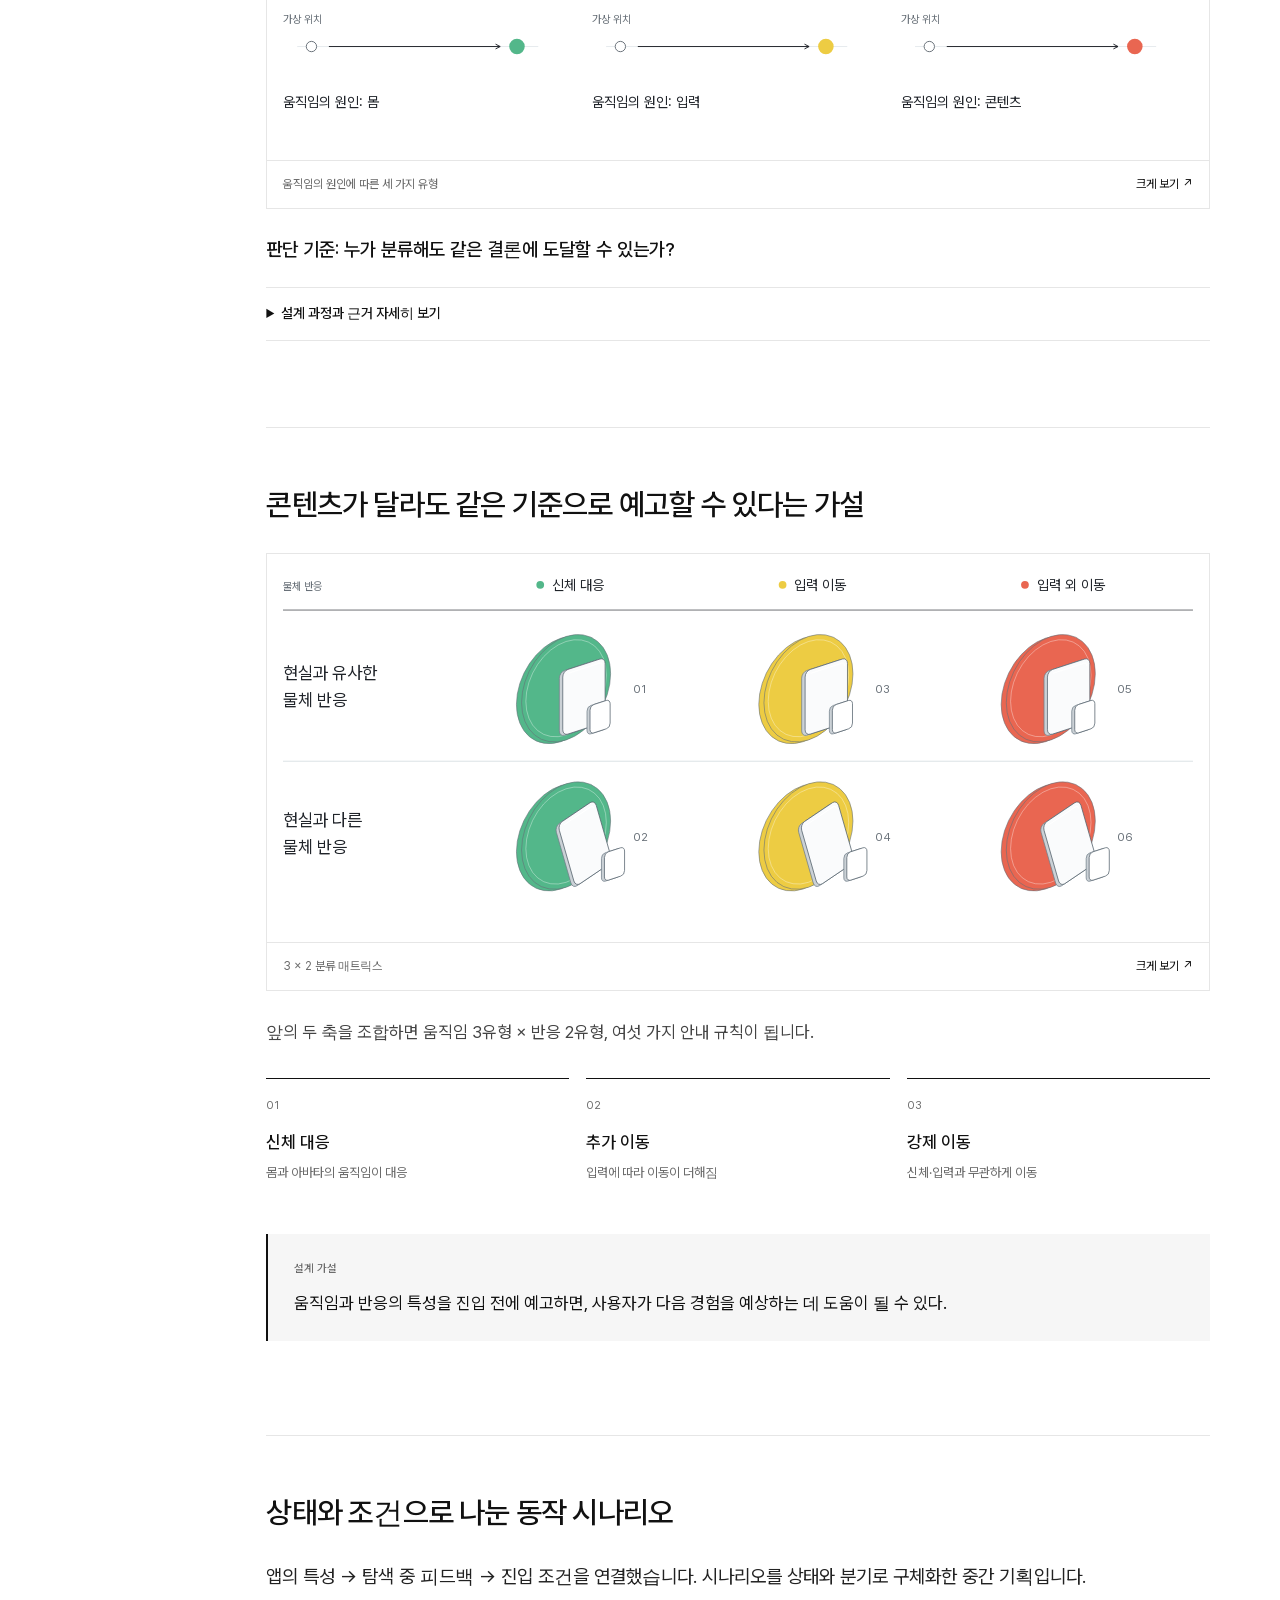
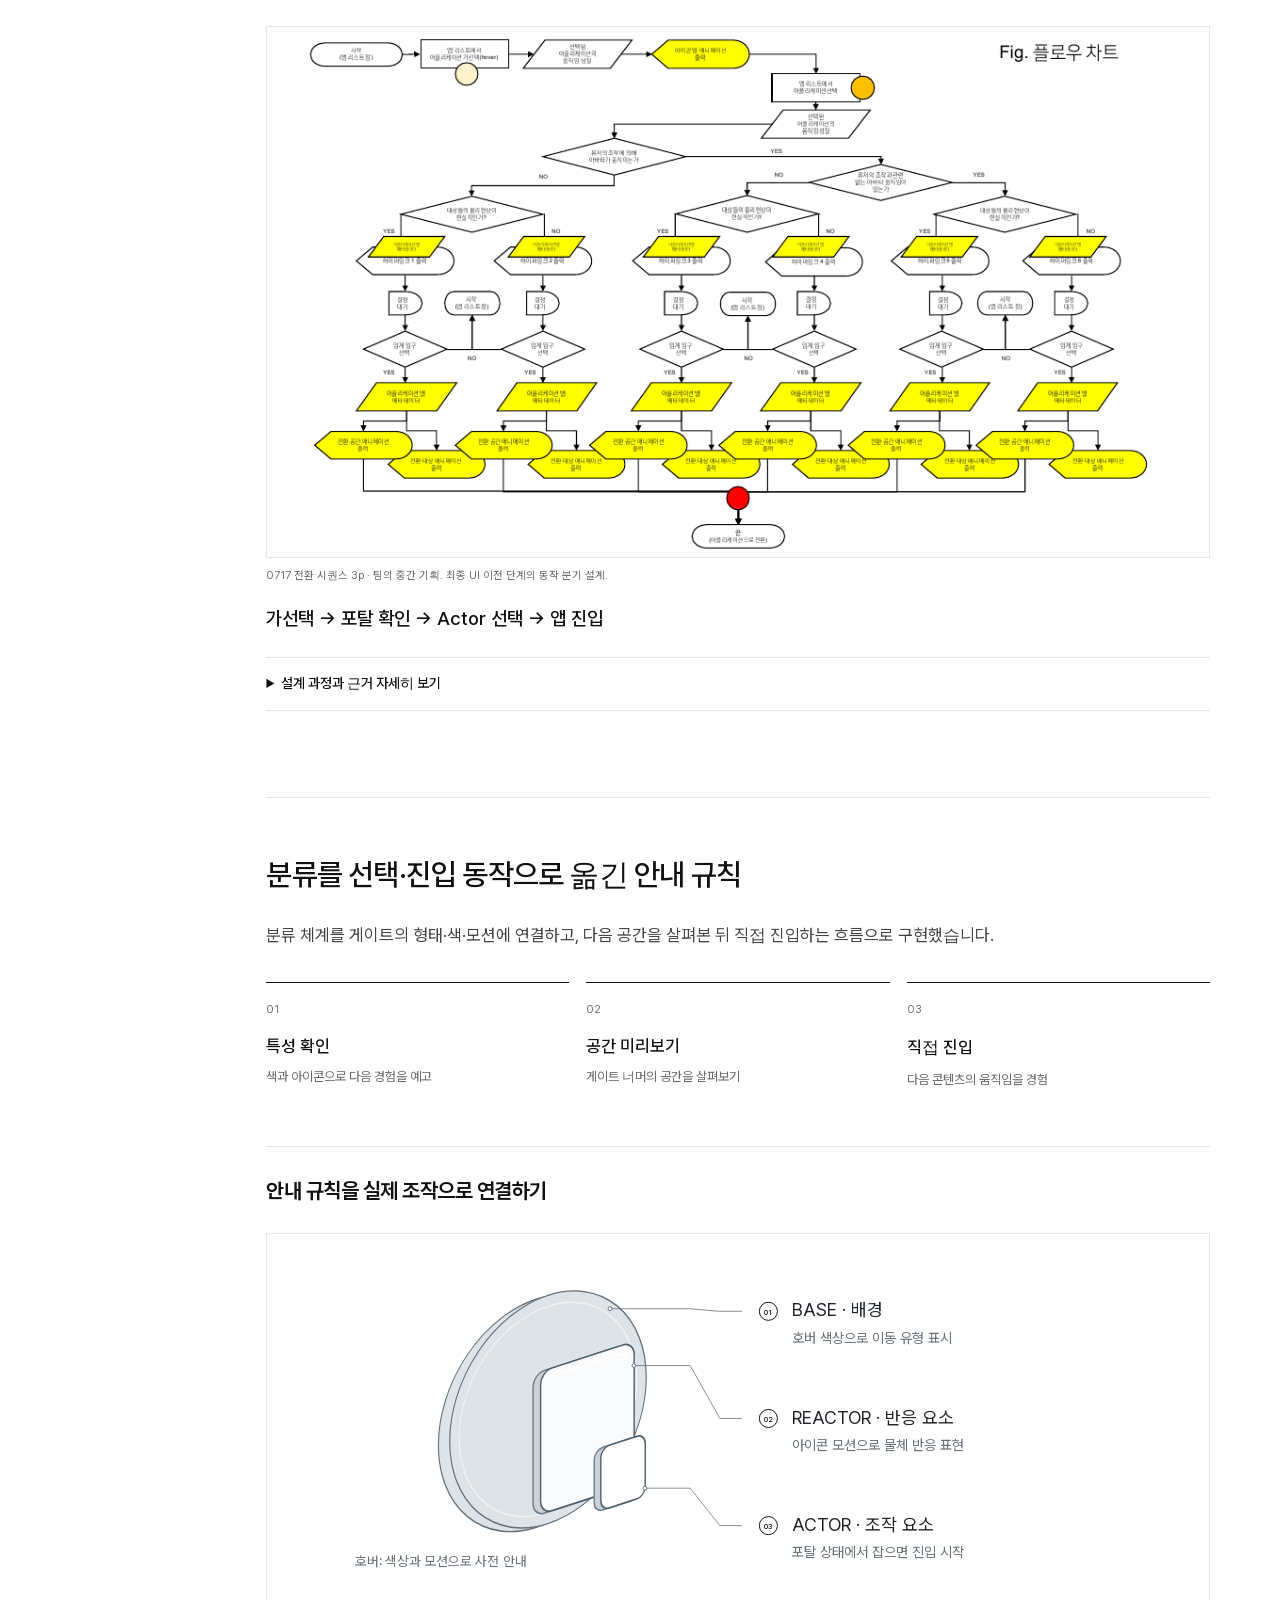
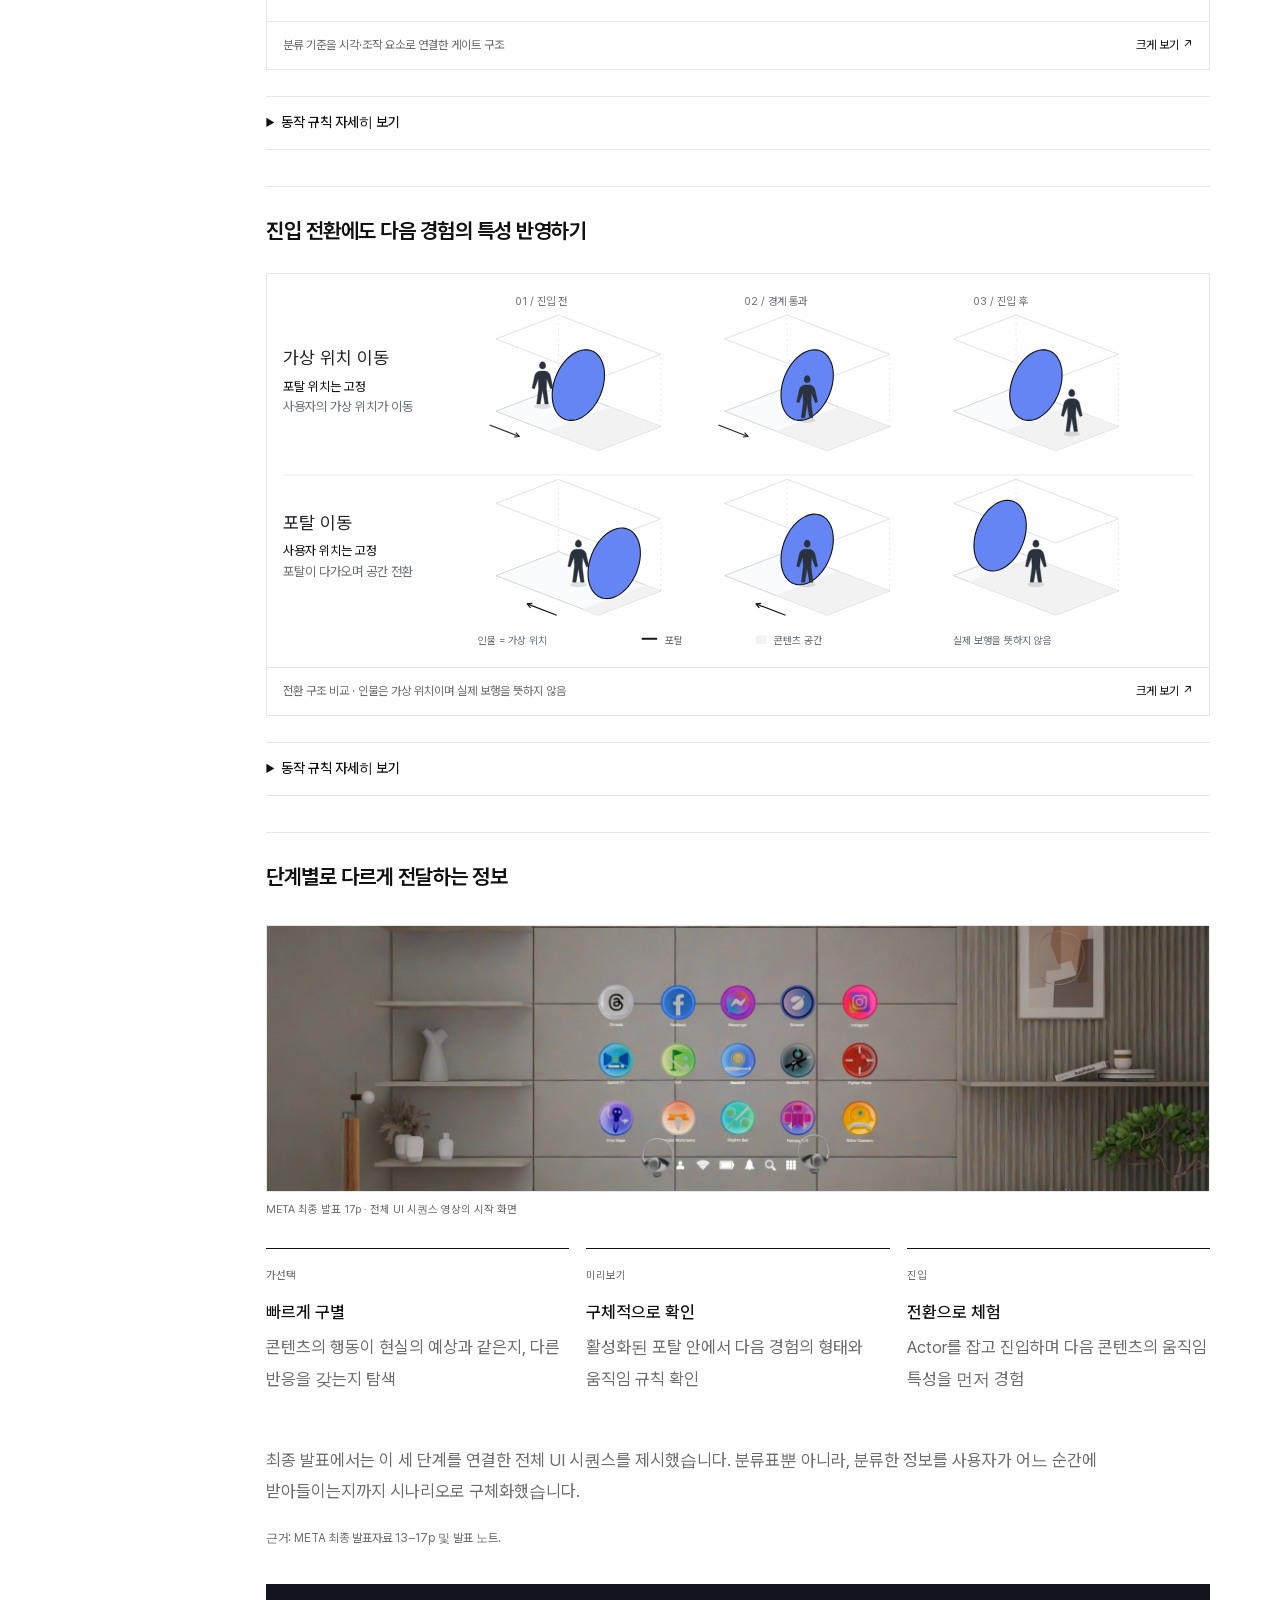
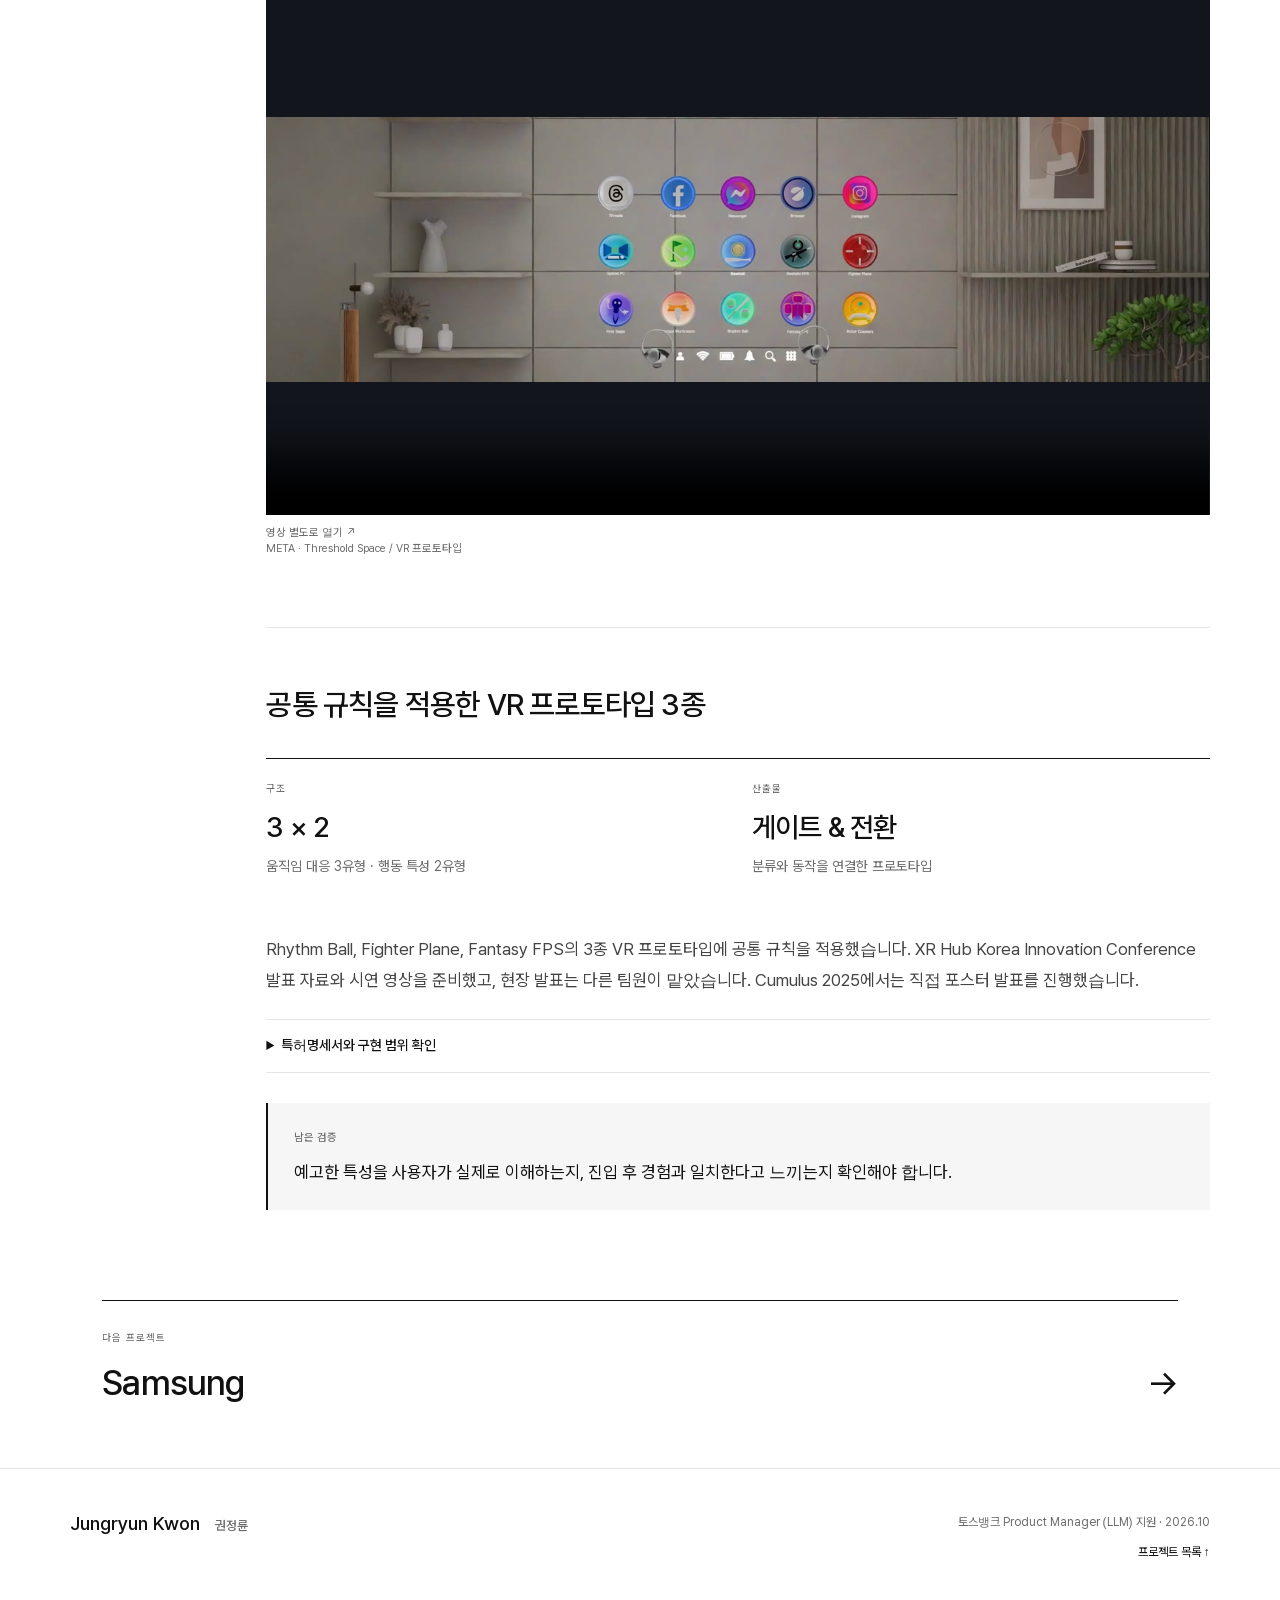
<file: toss-pm/meta.html>
<!DOCTYPE html>
<html lang="ko"><head><meta charset="utf-8"><meta name="viewport" content="width=device-width,initial-scale=1"><meta name="description" content="권정륜의 LLM PM 포트폴리오. DREAMUS의 생성 파이프라인과 모델 전환, Companion의 제품 설계·구현, META와 NUNBIT의 경험 설계, 삼성 선행디자인 프로세스 툴킷를 소개합니다."><title>META — Jungryun Kwon</title><link rel="icon" href="assets/favicon.svg"><link rel="stylesheet" href="styles.css?v=20261002-d"><script src="app.js" defer></script></head><body class="detail blue"><a class="skip" href="#main">본문으로 이동</a><header class="site-header"><a class="brand" href="index.html" aria-label="권정륜 포트폴리오 홈">JK<span>Jungryun Kwon</span></a><nav aria-label="주 메뉴"><a href="index.html#projects">프로젝트 <span>06</span></a><a href="index.html#approach">소개</a></nav></header><main id="main"><section class="case-hero"><a class="back-link" href="index.html#projects">← 전체 프로젝트</a><div class="case-kicker"><span>03 / META</span><span>2023.03–2024.03 · 프로토타입 구현</span></div><h1>VR 앱의 움직임 특성을<br>진입 전에 예고하는 전환 설계</h1><p class="case-intro">인터뷰를 바탕으로 ‘현실과 VR 사이의 괴리감’이라는 넓은 문제를 ‘앱에 들어가기 전 움직임을 예상하기 어려운 문제’로 좁혔습니다. 콘텐츠의 움직임을 분류하고, 이를 앱 선택·미리보기·진입 동작으로 연결했습니다.</p><div class="role"><span>담당</span><p>PM / Project Lead · UX 리서치·공간 인터랙션 설계·VR 프로토타이핑</p></div></section><figure class="case-cover"><img src="assets/meta.jpg" alt="META 프로젝트 이미지"></figure><div class="case-layout"><aside class="case-nav"><a href="#ownership">00 PM 역할과 범위</a><a href="#problem">01 문제 정의</a><a href="#framing">설계 과제와 해결 범위</a><a href="#exploration">초기 대안 탐색</a><a href="#research">후보 분석과 분류</a><a href="#hypothesis">02 가설과 설계 방향</a><a href="#specification">상태와 동작 정의</a><a href="#action">03 실행과 구현</a><a href="#outcome">04 결과와 검증</a><a href="index.html#projects" class="back-small">프로젝트 목록</a></aside><article class="case-content"><section id="ownership" class="case-section"><h2>제안부터 완료까지 PM으로 맡은 범위</h2><div class="case-brief"><div><span>문제</span><p>앱을 고를 때 다음 공간의 움직임과 반응을 예상하기 어려움</p></div><div><span>나의 책임</span><p>제안·선정부터 완료까지 PM. 지도교수·연구원과 인터뷰·분석·설계·제작 공동 진행</p></div><div><span>핵심 판단</span><p>콘텐츠 차이를 공통 분류로 정리하고 예고·미리보기·진입에 연결</p></div><div><span>확인된 결과</span><p>3개 움직임 유형의 VR 프로토타입과 최종 보고. 사용자 효과는 미측정</p></div></div></section><section id="problem" class="case-section"><h2>앱을 고르기 전에는 알 수 없는 다음 공간의 움직임</h2><p class="lead">VR 콘텐츠의 이름과 썸네일만으로는 몸과 아바타의 움직임, 공간 속 대상의 반응을 알기 어렵습니다. 프로젝트는 콘텐츠 선택과 실제 진입 사이에 다음 경험의 특성을 읽을 수 있는 단계를 두었습니다.</p><div class="note"><span>인터뷰를 통해 좁힌 문제</span><p>초기에는 HMD를 쓰고 벗을 때의 현실·가상 간 괴리감을 다뤘습니다. 움직임과 환경을 미리 알면 멀미가 우려되는 콘텐츠를 피할 수 있다는 인터뷰 의견을 바탕으로, 콘텐츠 선택과 입장 사이에서 경험을 미리 알려주는 문제로 범위를 좁혔습니다.</p></div><div class="split"><div><h3>사용자가 알아야 할 것</h3><p>내 몸과 아바타는 어떻게 움직이는가?<br>컨트롤러 입력 외에 이동이 발생하는가?<br>공간 속 대상은 어떻게 반응하는가?</p></div><div><h3>설계가 다룬 범위</h3><p>콘텐츠를 고르는 화면부터 게이트를 살펴보고 진입하는 순간까지. 콘텐츠 자체의 재설계보다 경험을 예고하는 공통 구조를 다뤘습니다.</p></div></div></section><section id="framing" class="case-section"><h2>경험의 예고와 공간 전환을 함께 다룬 설계 과제</h2><p class="lead">최종 발표에서 제시한 목표는 두 가지였습니다. 사용자가 다음 콘텐츠의 경험을 미리 예상하게 하고, 선택에서 진입까지의 자극 변화를 연속적으로 연결하는 것입니다.</p><div class="split"><div><h3>기존 진입 구조의 문제</h3><p>평면적인 홈 UI에서 콘텐츠를 실행하면, 다음 공간의 움직임과 반응을 미리 파악하기 어려웠습니다. 프로젝트는 이 선택과 실행 사이의 비연속적인 전환을 문제로 정의했습니다.</p></div><div><h3>제안한 개입 지점</h3><p>안이 보이는 창이 달린 문처럼, 게이트 너머의 경험을 살펴보고 직접 진입하게 했습니다. 전체 시나리오에서 ‘무엇을 고를까’ 다음에 ‘어떤 경험일까’를 확인하는 단계를 배치했습니다.</p></div></div><div class="note"><span>해결 범위</span><p>하드웨어 지연과 경험을 예상하기 어려운 문제를 구분하고, 이 프로젝트는 경험의 예고와 공간 전환을 다뤘습니다. 멀미 감소는 설계 목표이며, 개선 효과는 측정하지 않았습니다.</p></div><p class="source-note">근거: META 최종 발표자료 3·8–12p 및 발표 노트.</p></section><section id="exploration" class="case-section"><h2>전환 형태 탐색에서 콘텐츠별 규칙으로</h2><p class="lead">문을 통과할 것인가, 다음 공간이 다가올 것인가. 초기에는 사용자와 공간의 이동 관계를 여러 방식으로 탐색했습니다.</p><div class="diagram-pair"><figure class="diagram"><a href="assets/diagrams/meta-explore-64.png" target="_blank" rel="noopener" aria-label="초기안: 사람이 포탈을 통과하는 세 단계 크게 보기" class="diagram-canvas"><img loading="lazy" src="assets/diagrams/meta-explore-64.png" alt="초기안: 사람이 포탈을 통과하는 세 단계"></a><figcaption><span>0212 원본 탐색안 · 사람이 포탈을 통과하는 방식</span><a href="assets/diagrams/meta-explore-64.png" target="_blank" rel="noopener">크게 보기 ↗</a></figcaption></figure><figure class="diagram"><a href="assets/diagrams/meta-explore-67.png" target="_blank" rel="noopener" aria-label="초기안: 오브젝트가 확대되어 공간으로 전환되는 단계 크게 보기" class="diagram-canvas"><img loading="lazy" src="assets/diagrams/meta-explore-67.png" alt="초기안: 오브젝트가 확대되어 공간으로 전환되는 단계"></a><figcaption><span>0212 원본 탐색안 · 오브젝트가 사용자에게 확대되는 방식</span><a href="assets/diagrams/meta-explore-67.png" target="_blank" rel="noopener">크게 보기 ↗</a></figcaption></figure></div><details class="supporting-detail"><summary>설계 과정과 근거 자세히 보기</summary><div><p class="lead">초기 팀 자료에서는 ‘자연스러운 공간 전환’이라는 넓은 목표를 여러 전환 방식으로 탐색했습니다. 문을 통과하기, 작은 오브젝트 안으로 들어가기, 오브젝트가 확대되기, 벽이 다가오기 등 서로 다른 공간 관계를 검토했습니다.</p><div class="split"><div><h3>초기 탐색의 질문</h3><p>홈과 앱을 독립된 공간으로 느끼게 할 것인가, 홈 안에 담긴 작은 공간으로 느끼게 할 것인가? 사용자가 움직일 것인가, 다음 공간이 사용자에게 다가올 것인가?</p></div><div><h3>구체화된 설계 과제</h3><p>최종안에서는 단순히 전환 형태를 정하는 데서 나아가, 다음 앱의 움직임과 반응에 맞춰 전환 방식을 구분했습니다. 공간 전환 자체가 콘텐츠 특성을 전달하는 단계가 되도록 전체 시나리오를 구성했습니다.</p></div></div><p>이 과정은 하나의 전환 애니메이션을 모든 콘텐츠에 적용하는 대신, 콘텐츠의 차이를 먼저 정의하고 그 차이에 맞는 동작을 설계하는 방향으로 정리됐습니다.</p><p class="source-note">근거: 0212 정보 전환 원리 제안 5–18p · 1006 최종 발표 12–17p. 초기 탐색은 팀 작업입니다.</p></div></details></section><section id="research" class="case-section"><h2>게임·앱 후보 60개를 같은 기준으로 비교한 분류</h2><p class="lead">게임 30개·앱 30개 후보를 공통 기준으로 비교하고, 최종적으로 아바타의 움직임과 물체의 반응을 안내할 두 축으로 정리했습니다.</p><p>두 축을 고른 기준은 ‘누가 판단해도 같은 결론에 도달할 수 있는가’였습니다. 초기 분석의 다섯 관점 중 스타일에 대한 인상처럼 사람마다 갈리는 항목보다, 이동과 반응처럼 구분 가능한 특성을 안내 기준으로 남겼습니다. 분류가 불명확한 후보는 보류했습니다.</p><div class="candidate-comparison"><h3>후보 비교에서 읽어낸 차이</h3><p class="source-note">60개 후보 중 6개 발췌. ‘설계에서 읽을 점’은 당시 분류가 최종 설계로 이어진 지점입니다.</p><div class="table-wrap" tabindex="0" role="region" aria-label="대표 앱 후보 비교표"><table><thead><tr><th>앱 후보</th><th>당시 이동 분류</th><th>설계에서 읽을 점</th></tr></thead><tbody><tr><th scope="row">Beat Saber</th><td>이동 없음 ( 신체 이동 동기화 )</td><td>신체와 아바타의 대응을 안내</td></tr><tr><th scope="row">Gorilla Tag</th><td>입력에 의한 좌표 이동 ( 연속 )</td><td>입력으로 더해지는 이동을 안내</td></tr><tr><th scope="row">BONELAB</th><td>입력되지 않은 좌표 이동</td><td>입력 외 이동을 사전에 예고</td></tr><tr><th scope="row">YouTube VR</th><td>이동 없음 ( 콘텐츠에 따라 )</td><td>선택한 콘텐츠에 따라 달라지는 경우</td></tr><tr><th scope="row">Gravity Sketch</th><td>이동 없음 ( 신체 이동 동기화 )</td><td>사용자가 크기를 바꾸는 경우</td></tr><tr><th scope="row">Holofit  by  Holodia</th><td>?</td><td>당시 판단을 보류한 후보</td></tr></tbody></table></div><div class="note"><span>조사가 설계로 이어진 지점</span><p>최종안은 움직임의 원인을 세 가지로 구분해 진입 전에 예고합니다. ‘콘텐츠에 따라’ 또는 ‘?’로 표시된 후보는 당시 판단을 보류한 항목입니다.</p></div><details class="supporting-detail"><summary>대표 6개의 5개 분석 축 보기</summary><div><p class="source-note">on/off, ??, ? 표기는 당시 분석 기록이며, 현재 앱 사양에 대한 평가가 아닙니다. 모바일에서는 좌우로 밀어 볼 수 있습니다.</p><div class="table-wrap" tabindex="0" role="region" aria-label="다섯 분석 축"><table><thead><tr><th>앱 후보</th><th>Gravity</th><th>Scale</th><th>Object</th><th>Time</th><th>Environment</th></tr></thead><tbody><tr><th scope="row">Beat Saber</th><td>이동 없음 ( 신체 이동 동기화 )</td><td>비통상적   |  변화 없음</td><td>재질 :on |  형태 :on |  빛 :on</td><td>없음  |  흐름  |  인위적</td><td>실내  |  인공  |  동적</td></tr><tr><th scope="row">Gorilla Tag</th><td>입력에 의한 좌표 이동 ( 연속 )</td><td>차이 없음  |  변화 없음</td><td>재질 :off |  형태 :off |  빛 :off</td><td>있음  |  흐름  |  자연</td><td>혼합  |  자연  |  정적</td></tr><tr><th scope="row">BONELAB</th><td>입력되지 않은 좌표 이동</td><td>차이 없음  |  변화 없음</td><td>재질 :on |  형태 :on |  빛 :on</td><td>혼합  |  혼합  |  혼합  </td><td>혼합  |  인공  |  혼합  </td></tr><tr><th scope="row">YouTube VR</th><td>이동 없음 ( 콘텐츠에 따라 )</td><td>입력한 차이  |  변화 없음</td><td>선택한 콘텐츠에 따라 </td><td>없음  |  멈춤  |  인위적</td><td>실내  |  인공  |  정적</td></tr><tr><th scope="row">Gravity Sketch</th><td>이동 없음 ( 신체 이동 동기화 )</td><td>입력한 차이  |  입력한 변화</td><td>재질 :off |  형태 :?? |  빛 :on</td><td>없음  |  멈춤  |  인위적</td><td>실내  |  인공  |  정적</td></tr><tr><th scope="row">Holofit  by  Holodia</th><td>?</td><td>?</td><td>?</td><td>?</td><td>?</td></tr></tbody></table></div></div></details></div><figure class="diagram"><a href="assets/diagrams/meta-movement.svg" target="_blank" rel="noopener" aria-label="신체 대응·입력 이동·입력 외 이동의 차이 크게 보기" class="diagram-canvas"><img loading="lazy" src="assets/diagrams/meta-movement.svg" alt="신체 대응·입력 이동·입력 외 이동의 차이"></a><figcaption><span>움직임의 원인에 따른 세 가지 유형</span><a href="assets/diagrams/meta-movement.svg" target="_blank" rel="noopener">크게 보기 ↗</a></figcaption></figure><p class="visual-takeaway">판단 기준: 누가 분류해도 같은 결론에 도달할 수 있는가?</p><details class="supporting-detail"><summary>설계 과정과 근거 자세히 보기</summary><div><p class="lead">팀은 Quest의 게임·앱 인기 목록을 후보로 삼고, 사용자가 인지하는 ‘변화’를 중심으로 비교했습니다. 분류표에는 게임 30개와 앱 30개, 총 60개 후보 행이 정리돼 있습니다.</p><div class="note"><span>분석 기준</span><p>“누가 판단하더라도 같은 결론이 가능한 기준일 것.” 초기 분석 문서가 명시한 원칙입니다. 스타일에 대한 인상보다 이동과 반응처럼 구분 가능한 특성을 찾고자 했습니다.</p></div><div class="split"><div><h3>폭넓게 살핀 다섯 축</h3><p>Gravity는 현실과 가상 이동의 차이, Scale은 익숙한 크기와 변화, Object는 표현 방식, Time은 시간의 인식, Environment는 공간의 특성을 비교했습니다.</p></div><div><h3>최종 동작으로 연결한 두 축</h3><p>내 움직임과 아바타가 어떻게 대응하는지, 공간 속 물체가 현실의 예상과 어떻게 다른지를 안내 기준으로 구성했습니다. 이 두 축은 게이트의 반응과 앱 진입 동작으로 연결됩니다.</p></div></div><div class="flow"><div><span>신체</span><strong>Beat Saber</strong><p>초기 표에서 신체 이동 동기화로 분류</p></div><div><span>입력</span><strong>Gorilla Tag</strong><p>입력에 의한 연속 좌표 이동으로 분류</p></div><div><span>외력</span><strong>BONELAB</strong><p>입력되지 않은 좌표 이동으로 분류</p></div></div><p>당시 분류표에는 ‘논쟁거리’, 물음표, 콘텐츠에 따라 달라지는 항목도 있었습니다. 60개는 후보 조사 범위이며, 사용자 60명을 대상으로 한 검증이 아닙니다.</p><p class="source-note">근거: 0313 앱 후보 리스트와 분류 2–6p.</p></div></details></section><section id="hypothesis" class="case-section"><h2>콘텐츠가 달라도 같은 기준으로 예고할 수 있다는 가설</h2><figure class="diagram"><a href="assets/diagrams/meta-matrix.svg" target="_blank" rel="noopener" aria-label="움직임 3유형과 물체 반응 2유형을 조합한 여섯 가지 안내 규칙 크게 보기" class="diagram-canvas"><img loading="lazy" src="assets/diagrams/meta-matrix.svg" alt="움직임 3유형과 물체 반응 2유형을 조합한 여섯 가지 안내 규칙"></a><figcaption><span>3 × 2 분류 매트릭스</span><a href="assets/diagrams/meta-matrix.svg" target="_blank" rel="noopener">크게 보기 ↗</a></figcaption></figure><p>앞의 두 축을 조합하면 움직임 3유형 × 반응 2유형, 여섯 가지 안내 규칙이 됩니다.</p><div class="flow"><div><span>01</span><strong>신체 대응</strong><p>몸과 아바타의 움직임이 대응</p></div><div><span>02</span><strong>추가 이동</strong><p>입력에 따라 이동이 더해짐</p></div><div><span>03</span><strong>강제 이동</strong><p>신체·입력과 무관하게 이동</p></div></div><div class="note "><span>설계 가설</span><p>움직임과 반응의 특성을 진입 전에 예고하면, 사용자가 다음 경험을 예상하는 데 도움이 될 수 있다.</p></div></section><section id="specification" class="case-section"><h2>상태와 조건으로 나눈 동작 시나리오</h2><p class="lead">앱의 특성 → 탐색 중 피드백 → 진입 조건을 연결했습니다. 시나리오를 상태와 분기로 구체화한 중간 기획입니다.</p><figure class="media"><img loading="lazy" src="assets/meta-planning-flow.png" alt="중간 기획의 플로차트: 아바타와 물체의 움직임 조건에 따라 분기하는 전환 구조"><figcaption>0717 전환 시퀀스 3p · 팀의 중간 기획. 최종 UI 이전 단계의 동작 분기 설계.</figcaption></figure><p class="visual-takeaway">가선택 → 포탈 확인 → Actor 선택 → 앱 진입</p><details class="supporting-detail"><summary>설계 과정과 근거 자세히 보기</summary><div><p class="lead">중간 기획에서는 홈·가선택·포탈·앱을 상태로 나누고, 각 상태에서 사용자의 입력과 화면 반응을 연결했습니다. 전체 시나리오를 화면 간 이동뿐 아니라 조건에 따라 달라지는 동작으로 구체화한 자료입니다.</p><div class="flow"><div><span>가선택</span><strong>탐색하는 상태</strong><p>아이콘을 지시하면 앱 특성을 예고하고, 오브제의 반응을 표시</p></div><div><span>선택</span><strong>살펴보는 상태</strong><p>선택한 앱의 포탈을 열고 Actor와 Reactor의 위치·움직임 정의</p></div><div><span>진입</span><strong>실행하는 상태</strong><p>Actor를 잡는 입력을 앱 진입과 연결하고 움직임 유형에 따라 전환</p></div></div><p>이 단계에서 콘텐츠 분류를 실행 흐름으로 연결했습니다. 분류 결과에 따라 예고 정보와 전환 동작이 달라지고, 사용자의 선택이 다음 단계로 넘어가는 조건이 됩니다.</p><div class="note"><span>중간안과 최종안의 구분</span><p>중간 기획에는 속도·화각·포탈 이동에 대한 탐색안이 함께 들어 있습니다. 모든 탐색안이 최종 구현에 반영된 것은 아닙니다.</p></div><p class="source-note">근거: 0717 전환 시퀀스 2–3p · 0718 아이콘 to 앱 전체 기획 2–3p.</p></div></details></section><section id="action" class="case-section"><h2>분류를 선택·진입 동작으로 옮긴 안내 규칙</h2><p>분류 체계를 게이트의 형태·색·모션에 연결하고, 다음 공간을 살펴본 뒤 직접 진입하는 흐름으로 구현했습니다.</p><div class="flow"><div><span>01</span><strong>특성 확인</strong><p>색과 아이콘으로 다음 경험을 예고</p></div><div><span>02</span><strong>공간 미리보기</strong><p>게이트 너머의 공간을 살펴보기</p></div><div><span>03</span><strong>직접 진입</strong><p>다음 콘텐츠의 움직임을 경험</p></div></div><div class="decision-detail"><h3>안내 규칙을 실제 조작으로 연결하기</h3><figure class="diagram"><a href="assets/diagrams/meta-gate.svg" target="_blank" rel="noopener" aria-label="Base·Reactor·Actor로 구성한 게이트의 구조 크게 보기" class="diagram-canvas"><img loading="lazy" src="assets/diagrams/meta-gate.svg" alt="Base·Reactor·Actor로 구성한 게이트의 구조"></a><figcaption><span>분류 기준을 시각·조작 요소로 연결한 게이트 구조</span><a href="assets/diagrams/meta-gate.svg" target="_blank" rel="noopener">크게 보기 ↗</a></figcaption></figure><details class="supporting-detail"><summary>동작 규칙 자세히 보기</summary><div><p>게이트를 Base·Reactor·Actor로 나눴습니다. Base의 색은 이동 유형을, Reactor의 모션은 대상의 반응을 나타냅니다. 사용자가 잡는 Actor는 다음 공간으로 진입하는 매개체입니다. 분류한 특성이 화면의 설명에 머무르지 않고 사용자가 보고 조작하는 요소에 대응하도록 설계했습니다.</p></div></details></div><div class="decision-detail"><h3>진입 전환에도 다음 경험의 특성 반영하기</h3><figure class="diagram"><a href="assets/diagrams/meta-transition.svg" target="_blank" rel="noopener" aria-label="아바타가 이동하는 전환과 포탈이 다가오는 전환 비교 크게 보기" class="diagram-canvas"><img loading="lazy" src="assets/diagrams/meta-transition.svg" alt="아바타가 이동하는 전환과 포탈이 다가오는 전환 비교"></a><figcaption><span>전환 구조 비교 · 인물은 가상 위치이며 실제 보행을 뜻하지 않음</span><a href="assets/diagrams/meta-transition.svg" target="_blank" rel="noopener">크게 보기 ↗</a></figcaption></figure><details class="supporting-detail"><summary>동작 규칙 자세히 보기</summary><div><p>전체 시나리오는 특성 확인 → 아이콘 확장 → 공간 미리보기 → 잡고 진입하기로 구성했습니다. 신체 대응 유형은 고정된 포탈의 경계를 아바타가 통과하고, 추가·강제 이동 유형은 포탈이 다가와 시야를 감싸는 방식으로 표현했습니다. 여기서 아바타의 이동은 실제 보행과 구분됩니다.</p></div></details></div><div class="decision-detail"><h3>단계별로 다르게 전달하는 정보</h3><figure class="media"><img loading="lazy" src="assets/meta-final-sequence.png" alt="META 최종 발표 17페이지에 사용된 VR 홈 화면"><figcaption>META 최종 발표 17p · 전체 UI 시퀀스 영상의 시작 화면</figcaption></figure><div class="flow"><div><span>가선택</span><strong>빠르게 구별</strong><p>콘텐츠의 행동이 현실의 예상과 같은지, 다른 반응을 갖는지 탐색</p></div><div><span>미리보기</span><strong>구체적으로 확인</strong><p>활성화된 포탈 안에서 다음 경험의 형태와 움직임 규칙 확인</p></div><div><span>진입</span><strong>전환으로 체험</strong><p>Actor를 잡고 진입하며 다음 콘텐츠의 움직임 특성을 먼저 경험</p></div></div><p>최종 발표에서는 이 세 단계를 연결한 전체 UI 시퀀스를 제시했습니다. 분류표뿐 아니라, 분류한 정보를 사용자가 어느 순간에 받아들이는지까지 시나리오로 구체화했습니다.</p><p class="source-note">근거: META 최종 발표자료 13–17p 및 발표 노트.</p></div><figure class="media"><video controls playsinline preload="metadata" poster="assets/meta-screen.jpg" src="assets/meta.mp4" aria-label="META VR 프로토타입 영상"></video><figcaption><a href="assets/meta.mp4" target="_blank" rel="noopener">영상 별도로 열기 ↗</a><br>META · Threshold Space / VR 프로토타입</figcaption></figure></section><section id="outcome" class="case-section"><h2>공통 규칙을 적용한 VR 프로토타입 3종</h2><div class="outcomes"><div><span>구조</span><strong>3 × 2</strong><p>움직임 대응 3유형 · 행동 특성 2유형</p></div><div><span>산출물</span><strong>게이트 &amp; 전환</strong><p>분류와 동작을 연결한 프로토타입</p></div></div><p>Rhythm Ball, Fighter Plane, Fantasy FPS의 3종 VR 프로토타입에 공통 규칙을 적용했습니다. XR Hub Korea Innovation Conference 발표 자료와 시연 영상을 준비했고, 현장 발표는 다른 팀원이 맡았습니다. Cumulus 2025에서는 직접 포스터 발표를 진행했습니다.</p><details class="supporting-detail"><summary>특허명세서와 구현 범위 확인</summary><div><div class="decision-detail"><h3>시각적 제안을 시스템의 설명으로 정리</h3><p>관련 특허명세서는 앱 선택 시 움직임 특성을 미리 보여주는 하이퍼링크 시각화 체계와 상호작용을 설명합니다. 아바타 움직임 3유형과 물체 반응 2유형의 조합, 가선택·선택·전환 단계가 문서화돼 있어 최종 화면을 넘어 동작 원리까지 정리한 근거로 활용했습니다.</p><p>검토 의견으로는 가선택과 본선택 도면의 구분, Actor 선택의 가시성, 입력 도구의 표현을 명확히 하라는 보완 요청이 있었습니다. 명세서는 청각·촉각 피드백을 구체적인 예시 없이 다루고, 예시는 컨트롤러 구현으로 한정했습니다.</p><p class="source-note">근거: 특허명세서 본문과 검토 의견. 출원·등록 여부는 이 사례의 성과에 포함하지 않습니다.</p></div></div></details><div class="note "><span>남은 검증</span><p>예고한 특성을 사용자가 실제로 이해하는지, 진입 후 경험과 일치한다고 느끼는지 확인해야 합니다.</p></div></section></article></div><a class="next-case" href="samsung.html"><span>다음 프로젝트</span><strong>Samsung <b>→</b></strong></a></main><footer class="site-footer"><div><strong>Jungryun Kwon <span>권정륜</span></strong></div><p>토스뱅크 Product Manager (LLM) 지원 · 2026.10<br><a href="index.html#projects">프로젝트 목록 ↑</a></p></footer></body></html>
</file>
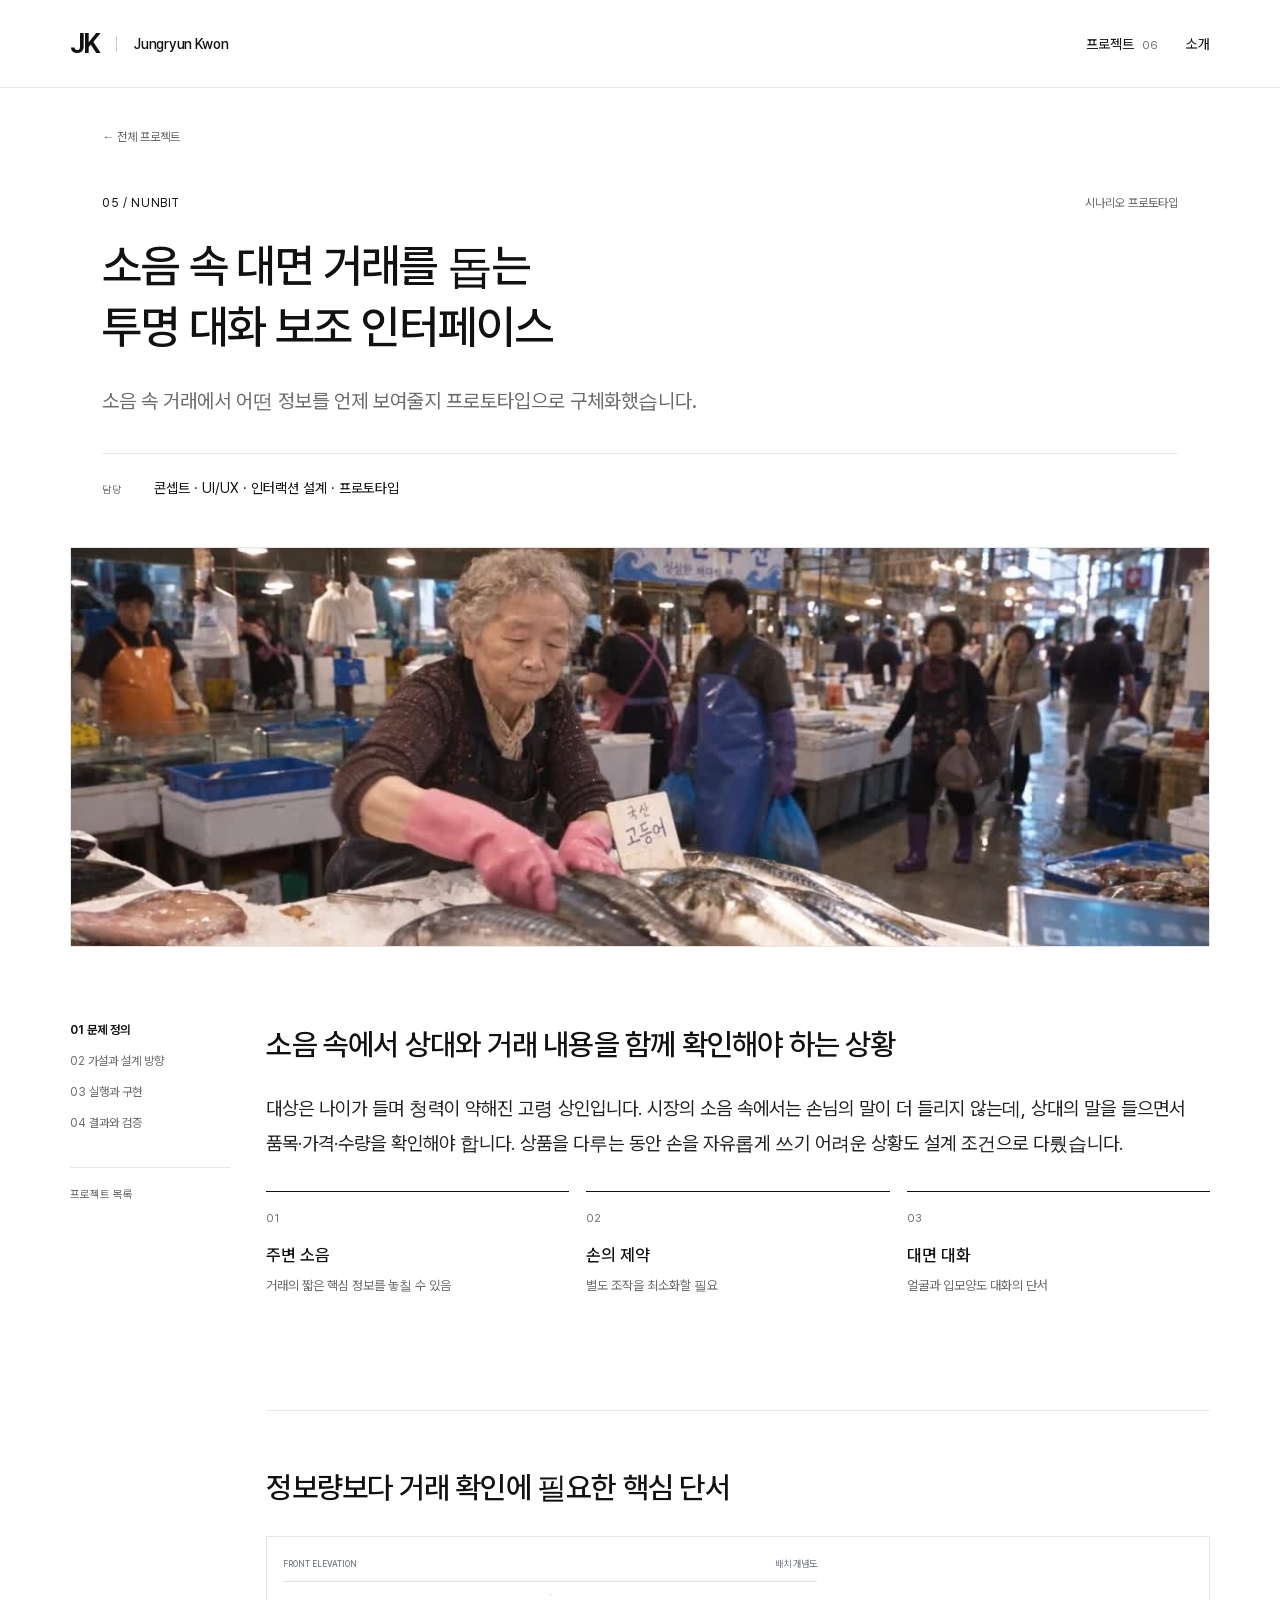
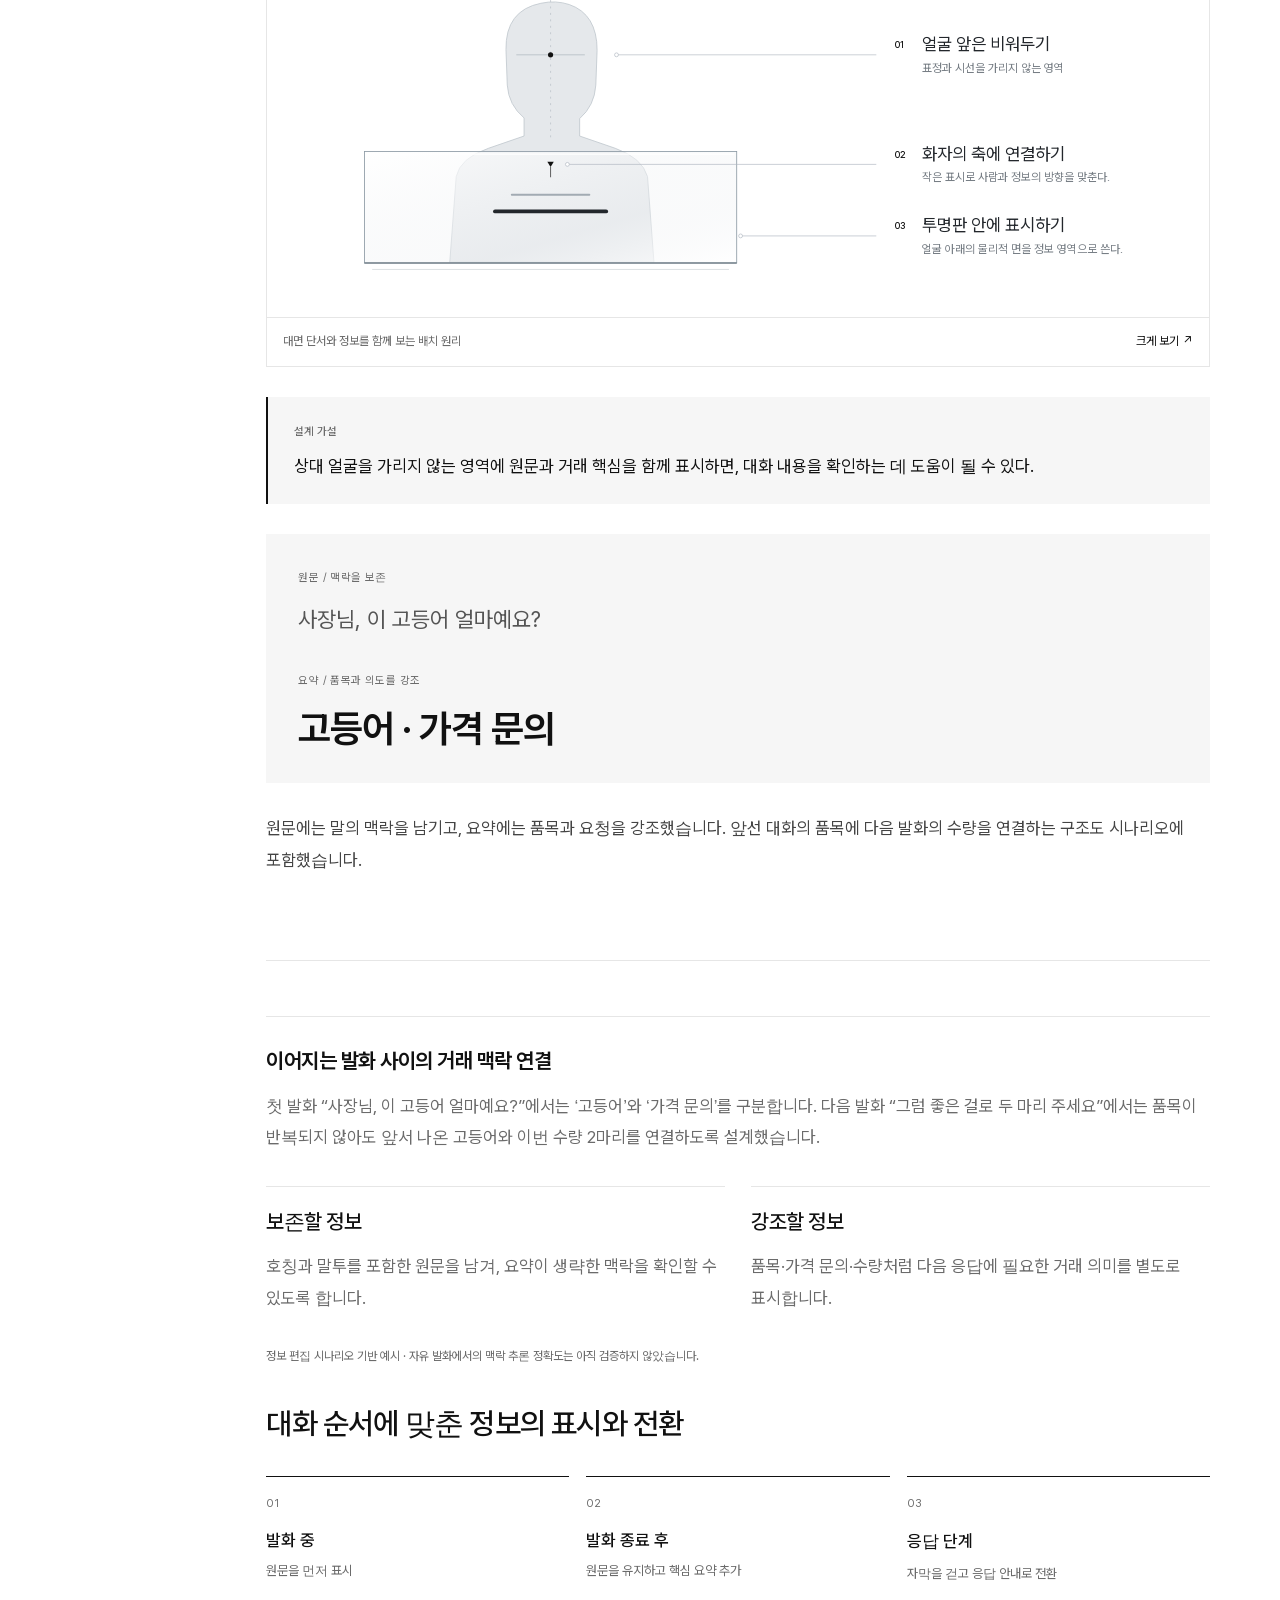
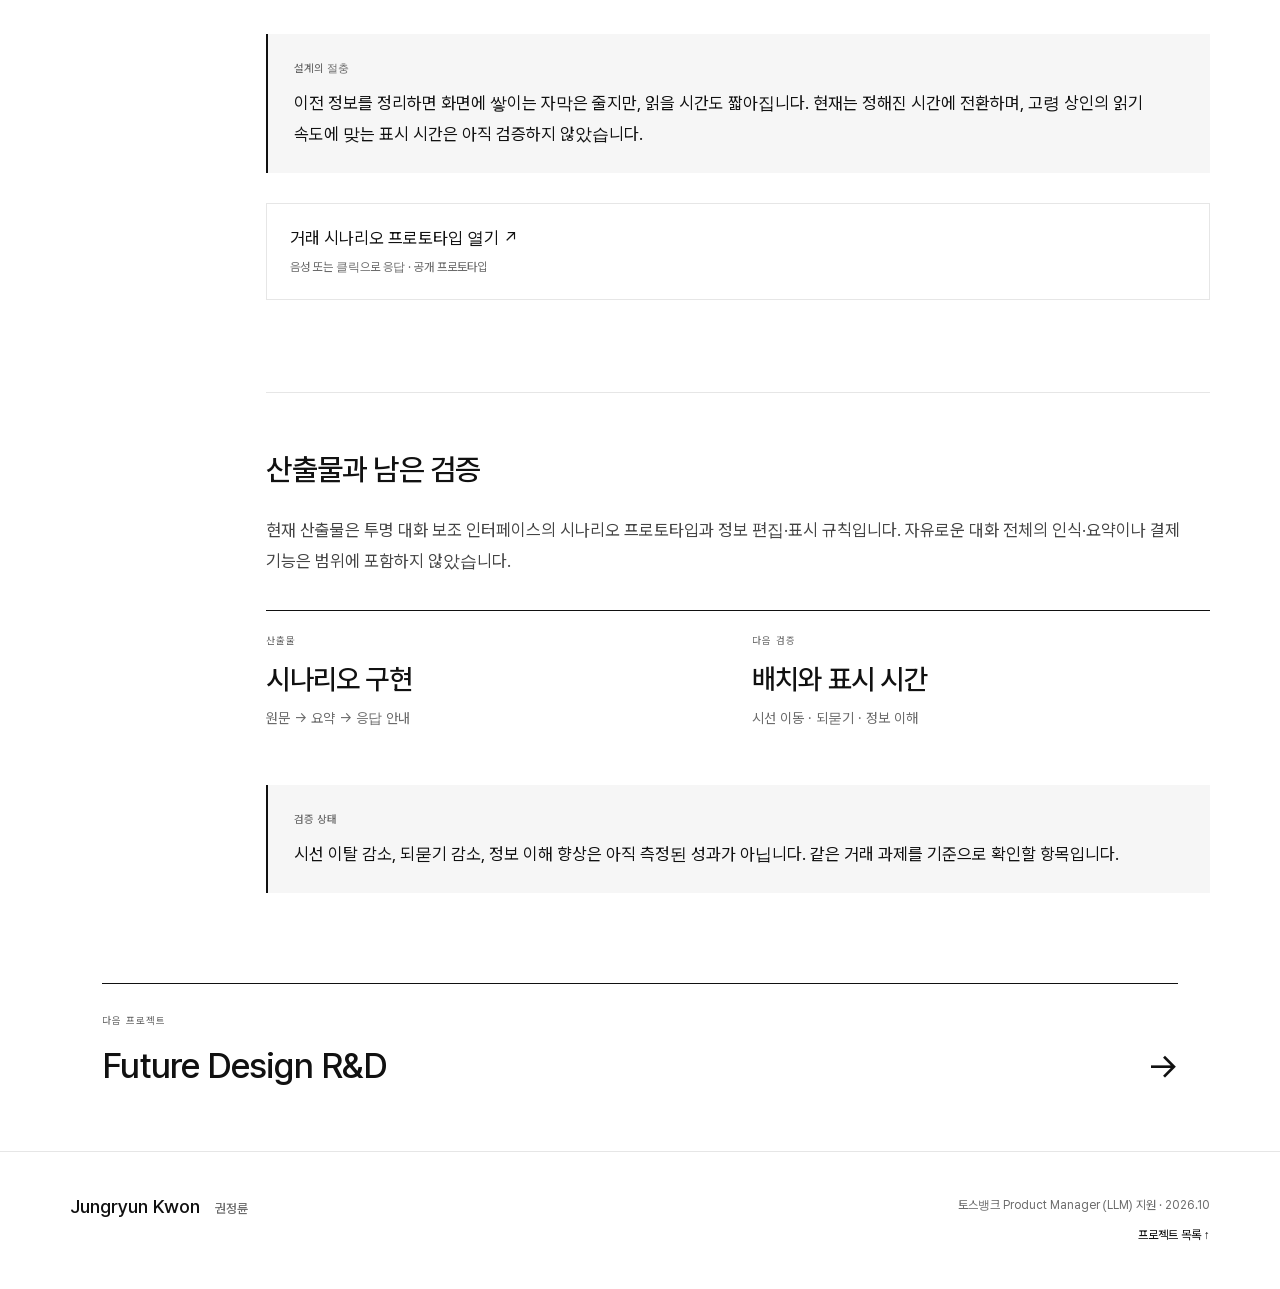
<file: toss-pm/nunbit.html>
<!DOCTYPE html>
<html lang="ko"><head><meta charset="utf-8"><meta name="viewport" content="width=device-width,initial-scale=1"><meta name="description" content="권정륜의 LLM PM 포트폴리오. DREAMUS의 생성 파이프라인과 모델 전환, Companion의 제품 설계·구현, META와 NUNBIT의 경험 설계, 삼성 선행디자인 프로세스 툴킷를 소개합니다."><title>NUNBIT — Jungryun Kwon</title><link rel="icon" href="assets/favicon.svg"><link rel="stylesheet" href="styles.css?v=20261002-d"><script src="app.js" defer></script></head><body class="detail green"><a class="skip" href="#main">본문으로 이동</a><header class="site-header"><a class="brand" href="index.html" aria-label="권정륜 포트폴리오 홈">JK<span>Jungryun Kwon</span></a><nav aria-label="주 메뉴"><a href="index.html#projects">프로젝트 <span>06</span></a><a href="index.html#approach">소개</a></nav></header><main id="main"><section class="case-hero"><a class="back-link" href="index.html#projects">← 전체 프로젝트</a><div class="case-kicker"><span>05 / NUNBIT</span><span>시나리오 프로토타입</span></div><h1>소음 속 대면 거래를 돕는<br>투명 대화 보조 인터페이스</h1><p class="case-intro">소음 속 거래에서 어떤 정보를 언제 보여줄지 프로토타입으로 구체화했습니다.</p><div class="role"><span>담당</span><p>콘셉트 · UI/UX · 인터랙션 설계 · 프로토타입</p></div></section><figure class="case-cover"><img src="assets/nunbit.jpg" alt="NUNBIT 프로젝트 이미지"></figure><div class="case-layout"><aside class="case-nav"><a href="#problem">01 문제 정의</a><a href="#hypothesis">02 가설과 설계 방향</a><a href="#action">03 실행과 구현</a><a href="#outcome">04 결과와 검증</a><a href="index.html#projects" class="back-small">프로젝트 목록</a></aside><article class="case-content"><section id="problem" class="case-section"><h2>소음 속에서 상대와 거래 내용을 함께 확인해야 하는 상황</h2><p class="lead">대상은 나이가 들며 청력이 약해진 고령 상인입니다. 시장의 소음 속에서는 손님의 말이 더 들리지 않는데, 상대의 말을 들으면서 품목·가격·수량을 확인해야 합니다. 상품을 다루는 동안 손을 자유롭게 쓰기 어려운 상황도 설계 조건으로 다뤘습니다.</p><div class="flow"><div><span>01</span><strong>주변 소음</strong><p>거래의 짧은 핵심 정보를 놓칠 수 있음</p></div><div><span>02</span><strong>손의 제약</strong><p>별도 조작을 최소화할 필요</p></div><div><span>03</span><strong>대면 대화</strong><p>얼굴과 입모양도 대화의 단서</p></div></div></section><section id="hypothesis" class="case-section"><h2>정보량보다 거래 확인에 필요한 핵심 단서</h2><figure class="diagram"><a href="assets/diagrams/nunbit-placement.svg" target="_blank" rel="noopener" aria-label="상대 얼굴을 비우고 얼굴 아래 투명판에 정보를 연결하는 배치 크게 보기" class="diagram-canvas"><img loading="lazy" src="assets/diagrams/nunbit-placement.svg" alt="상대 얼굴을 비우고 얼굴 아래 투명판에 정보를 연결하는 배치"></a><figcaption><span>대면 단서와 정보를 함께 보는 배치 원리</span><a href="assets/diagrams/nunbit-placement.svg" target="_blank" rel="noopener">크게 보기 ↗</a></figcaption></figure><div class="note "><span>설계 가설</span><p>상대 얼굴을 가리지 않는 영역에 원문과 거래 핵심을 함께 표시하면, 대화 내용을 확인하는 데 도움이 될 수 있다.</p></div><div class="type-spec"><span>원문 / 맥락을 보존</span><p>사장님, 이 고등어 얼마예요?</p><span>요약 / 품목과 의도를 강조</span><strong>고등어 · 가격 문의</strong></div><p>원문에는 말의 맥락을 남기고, 요약에는 품목과 요청을 강조했습니다. 앞선 대화의 품목에 다음 발화의 수량을 연결하는 구조도 시나리오에 포함했습니다.</p></section><div class="decision-detail"><h3>이어지는 발화 사이의 거래 맥락 연결</h3><p>첫 발화 “사장님, 이 고등어 얼마예요?”에서는 ‘고등어’와 ‘가격 문의’를 구분합니다. 다음 발화 “그럼 좋은 걸로 두 마리 주세요”에서는 품목이 반복되지 않아도 앞서 나온 고등어와 이번 수량 2마리를 연결하도록 설계했습니다.</p><div class="split"><div><h3>보존할 정보</h3><p>호칭과 말투를 포함한 원문을 남겨, 요약이 생략한 맥락을 확인할 수 있도록 합니다.</p></div><div><h3>강조할 정보</h3><p>품목·가격 문의·수량처럼 다음 응답에 필요한 거래 의미를 별도로 표시합니다.</p></div></div><p class="source-note">정보 편집 시나리오 기반 예시 · 자유 발화에서의 맥락 추론 정확도는 아직 검증하지 않았습니다.</p></div><section id="action" class="case-section"><h2>대화 순서에 맞춘 정보의 표시와 전환</h2><div class="flow"><div><span>01</span><strong>발화 중</strong><p>원문을 먼저 표시</p></div><div><span>02</span><strong>발화 종료 후</strong><p>원문을 유지하고 핵심 요약 추가</p></div><div><span>03</span><strong>응답 단계</strong><p>자막을 걷고 응답 안내로 전환</p></div></div><div class="note "><span>설계의 절충</span><p>이전 정보를 정리하면 화면에 쌓이는 자막은 줄지만, 읽을 시간도 짧아집니다. 현재는 정해진 시간에 전환하며, 고령 상인의 읽기 속도에 맞는 표시 시간은 아직 검증하지 않았습니다.</p></div><a class="external-link" href="https://ryuniss.github.io/toss-portfolio/nunbit-project/nunbit_v2.html" target="_blank" rel="noopener">거래 시나리오 프로토타입 열기 ↗<small>음성 또는 클릭으로 응답 · 공개 프로토타입</small></a></section><section id="outcome" class="case-section"><h2>산출물과 남은 검증</h2><p>현재 산출물은 투명 대화 보조 인터페이스의 시나리오 프로토타입과 정보 편집·표시 규칙입니다. 자유로운 대화 전체의 인식·요약이나 결제 기능은 범위에 포함하지 않았습니다.</p><div class="outcomes"><div><span>산출물</span><strong>시나리오 구현</strong><p>원문 → 요약 → 응답 안내</p></div><div><span>다음 검증</span><strong>배치와 표시 시간</strong><p>시선 이동 · 되묻기 · 정보 이해</p></div></div><div class="note "><span>검증 상태</span><p>시선 이탈 감소, 되묻기 감소, 정보 이해 향상은 아직 측정된 성과가 아닙니다. 같은 거래 과제를 기준으로 확인할 항목입니다.</p></div></section></article></div><a class="next-case" href="rnd.html"><span>다음 프로젝트</span><strong>Future Design R&D <b>→</b></strong></a></main><footer class="site-footer"><div><strong>Jungryun Kwon <span>권정륜</span></strong></div><p>토스뱅크 Product Manager (LLM) 지원 · 2026.10<br><a href="index.html#projects">프로젝트 목록 ↑</a></p></footer></body></html>
</file>
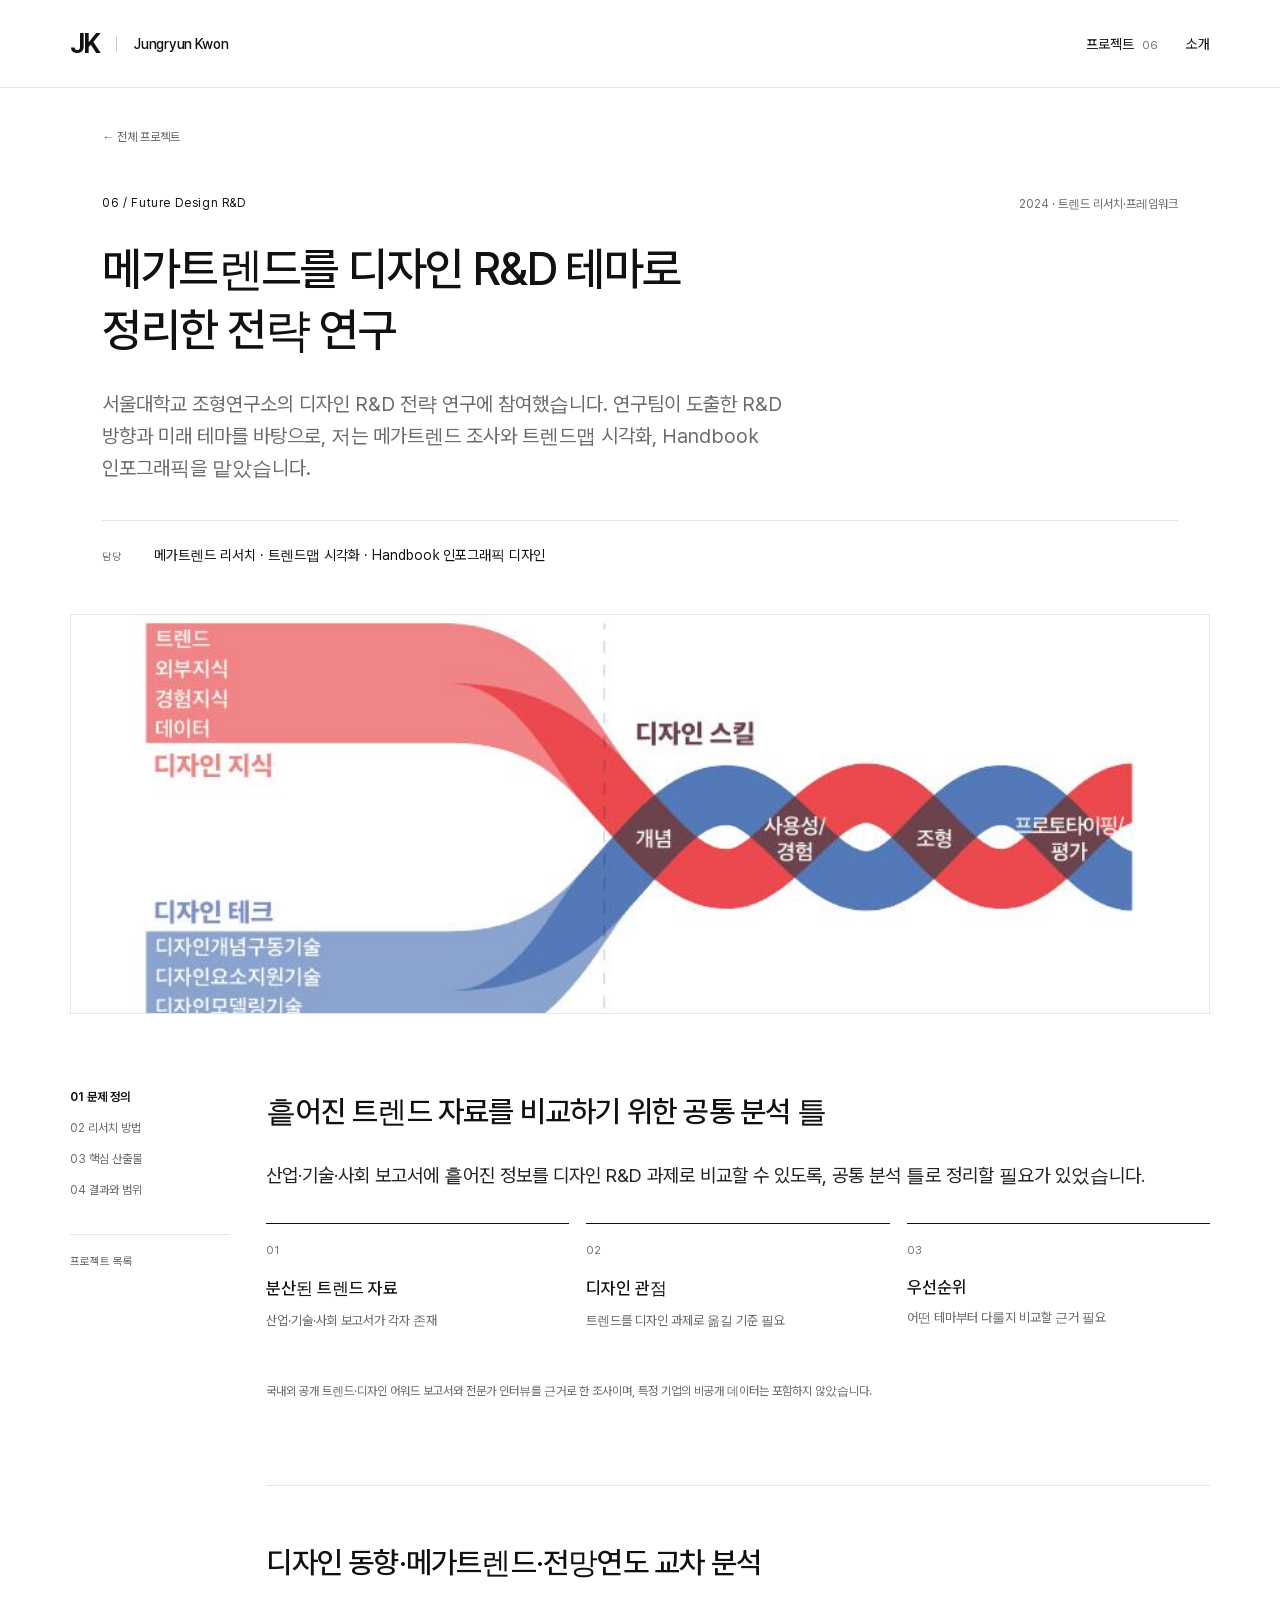
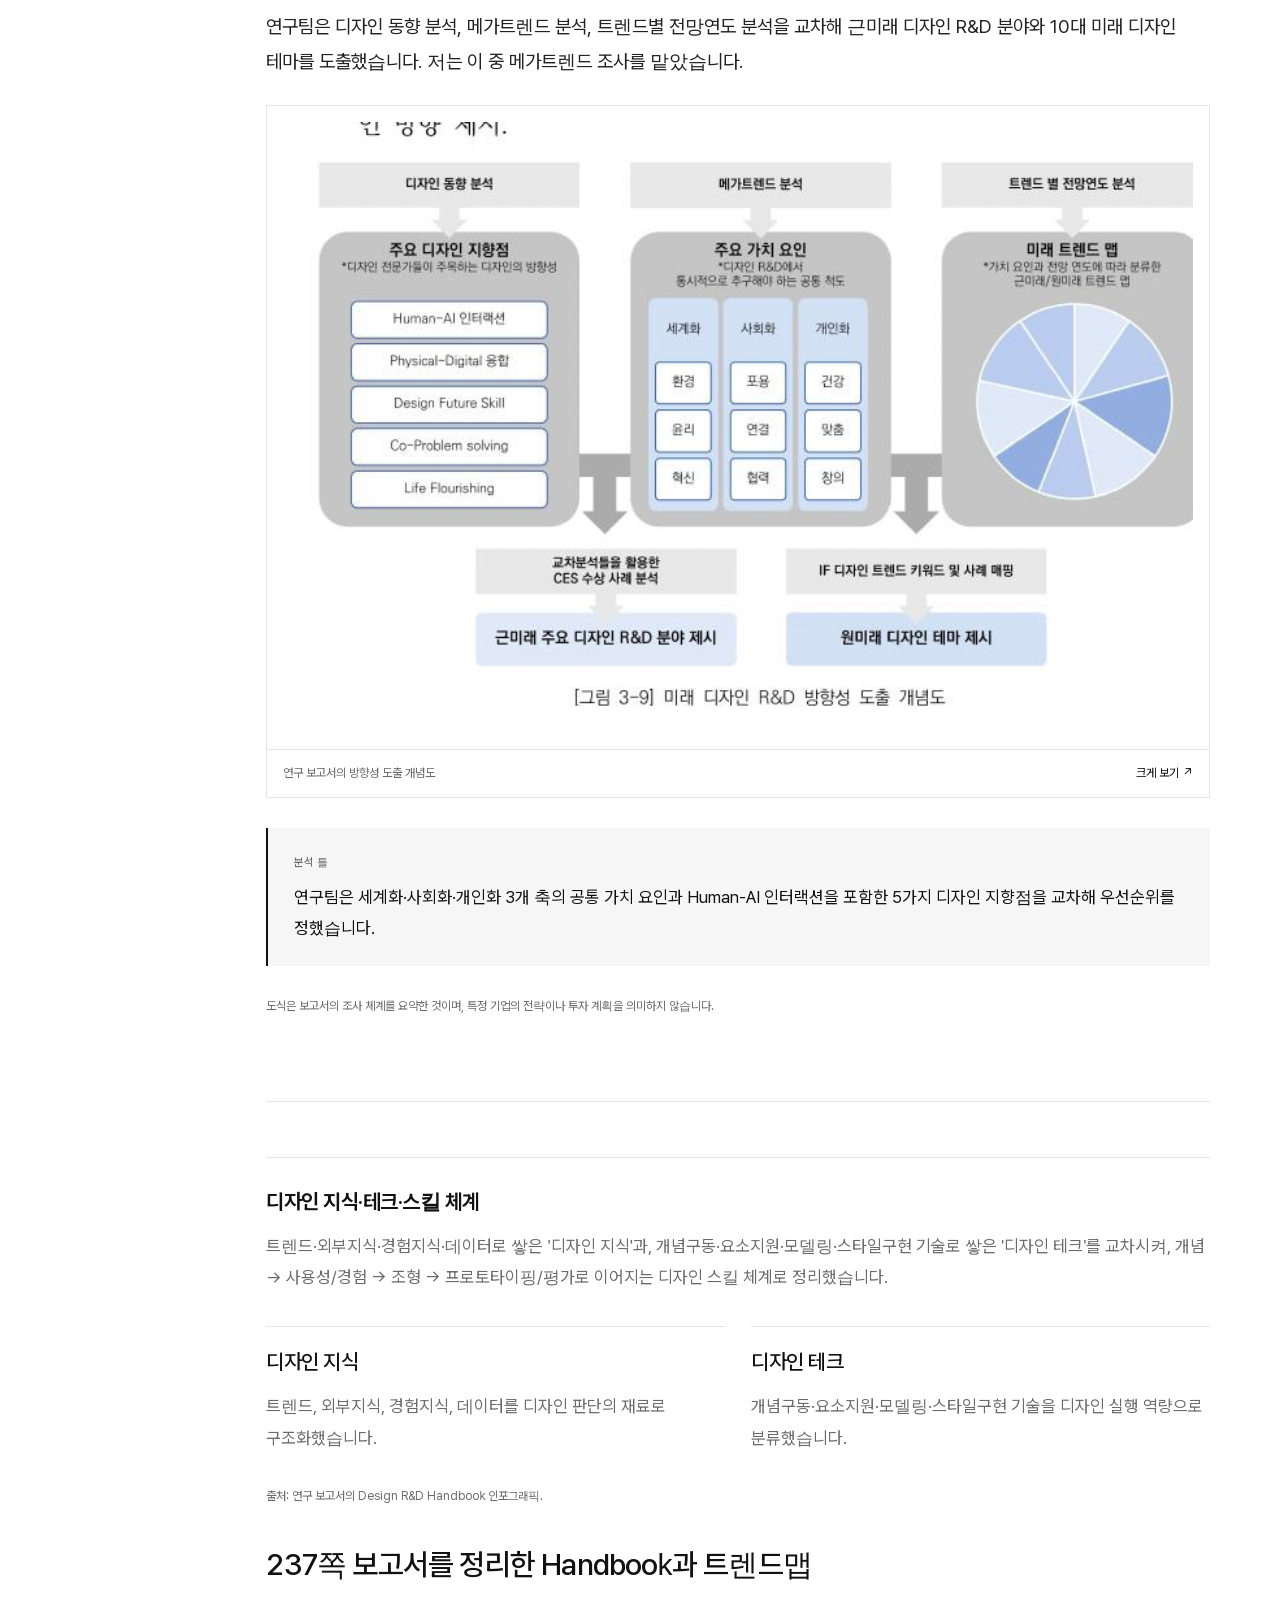
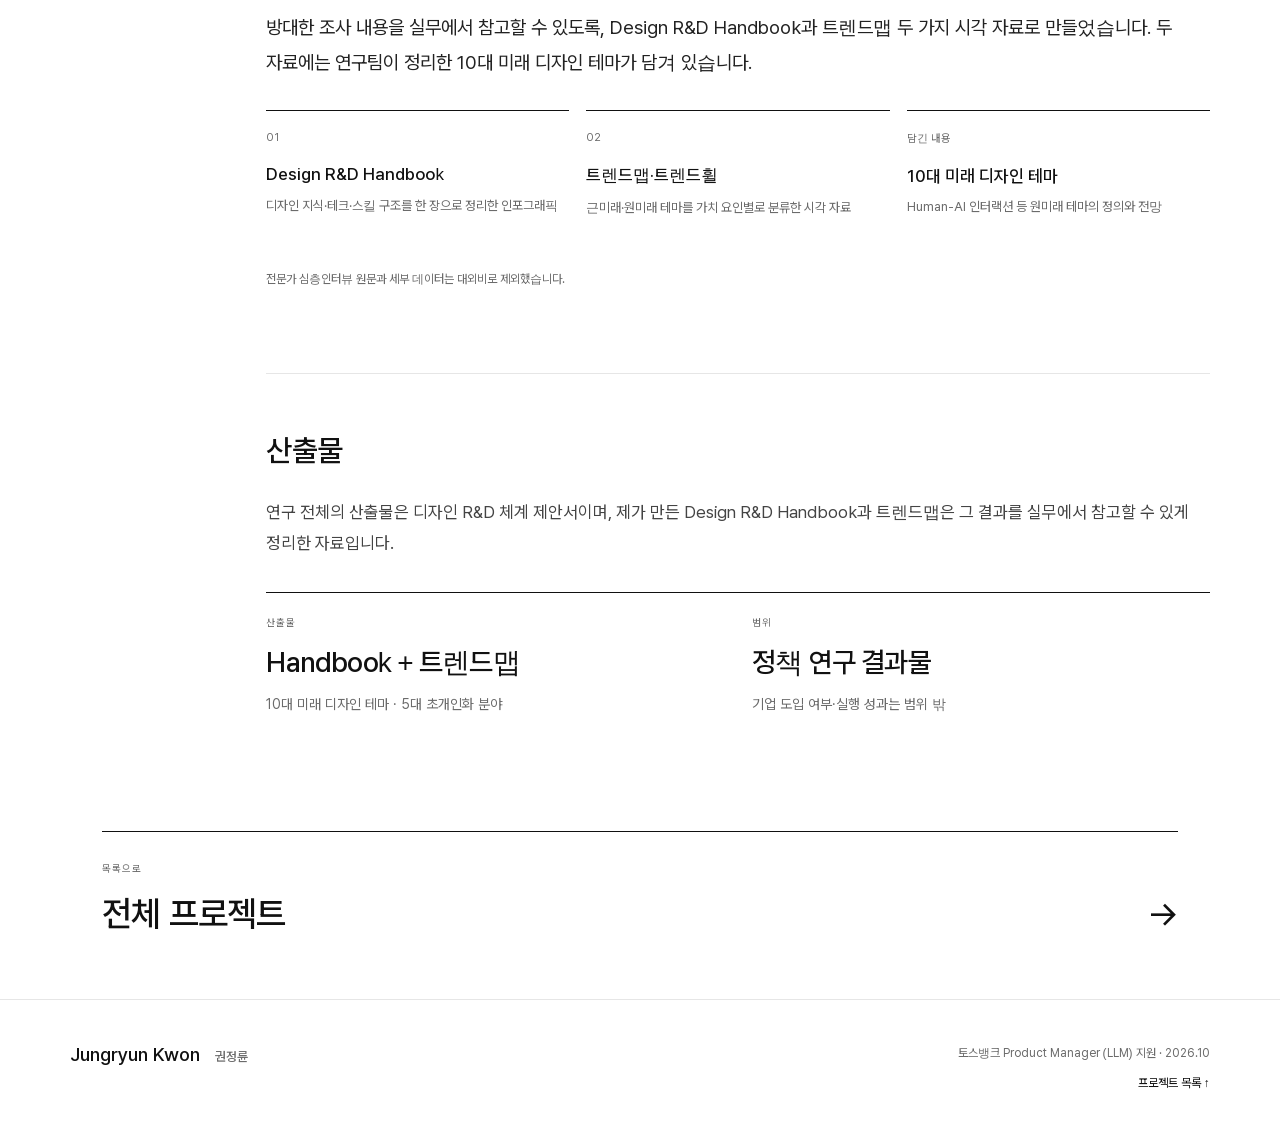
<file: toss-pm/rnd.html>
<!DOCTYPE html>
<html lang="ko"><head><meta charset="utf-8"><meta name="viewport" content="width=device-width,initial-scale=1"><meta name="description" content="권정륜의 LLM PM 포트폴리오. DREAMUS의 생성 파이프라인과 모델 전환, Companion의 제품 설계·구현, META와 NUNBIT의 경험 설계, 삼성 선행디자인 프로세스 툴킷, 미래 디자인 R&D 전략 연구를 소개합니다."><title>Future Design R&D — Jungryun Kwon</title><link rel="icon" href="assets/favicon.svg"><link rel="stylesheet" href="styles.css?v=20261002-d"><script src="app.js" defer></script></head><body class="detail brick"><a class="skip" href="#main">본문으로 이동</a><header class="site-header"><a class="brand" href="index.html" aria-label="권정륜 포트폴리오 홈">JK<span>Jungryun Kwon</span></a><nav aria-label="주 메뉴"><a href="index.html#projects">프로젝트 <span>06</span></a><a href="index.html#approach">소개</a></nav></header><main id="main"><section class="case-hero"><a class="back-link" href="index.html#projects">← 전체 프로젝트</a><div class="case-kicker"><span>06 / Future Design R&D</span><span>2024 · 트렌드 리서치·프레임워크</span></div><h1>메가트렌드를 디자인 R&amp;D 테마로<br>정리한 전략 연구</h1><p class="case-intro">서울대학교 조형연구소의 디자인 R&D 전략 연구에 참여했습니다. 연구팀이 도출한 R&D 방향과 미래 테마를 바탕으로, 저는 메가트렌드 조사와 트렌드맵 시각화, Handbook 인포그래픽을 맡았습니다.</p><div class="role"><span>담당</span><p>메가트렌드 리서치 · 트렌드맵 시각화 · Handbook 인포그래픽 디자인</p></div></section><figure class="case-cover"><img src="assets/rnd-hero.png" alt="디자인 지식과 디자인 테크가 교차해 디자인 스킬로 이어지는 R&D 구조 다이어그램"></figure><div class="case-layout"><aside class="case-nav"><a href="#problem">01 문제 정의</a><a href="#approach">02 리서치 방법</a><a href="#deliverables">03 핵심 산출물</a><a href="#outcome">04 결과와 범위</a><a href="index.html#projects" class="back-small">프로젝트 목록</a></aside><article class="case-content"><section id="problem" class="case-section"><h2>흩어진 트렌드 자료를 비교하기 위한 공통 분석 틀</h2><p class="lead">산업·기술·사회 보고서에 흩어진 정보를 디자인 R&D 과제로 비교할 수 있도록, 공통 분석 틀로 정리할 필요가 있었습니다.</p><div class="flow"><div><span>01</span><strong>분산된 트렌드 자료</strong><p>산업·기술·사회 보고서가 각자 존재</p></div><div><span>02</span><strong>디자인 관점</strong><p>트렌드를 디자인 과제로 옮길 기준 필요</p></div><div><span>03</span><strong>우선순위</strong><p>어떤 테마부터 다룰지 비교할 근거 필요</p></div></div><p class="fine">국내외 공개 트렌드·디자인 어워드 보고서와 전문가 인터뷰를 근거로 한 조사이며, 특정 기업의 비공개 데이터는 포함하지 않았습니다.</p></section><section id="approach" class="case-section"><h2>디자인 동향·메가트렌드·전망연도 교차 분석</h2><p class="lead">연구팀은 디자인 동향 분석, 메가트렌드 분석, 트렌드별 전망연도 분석을 교차해 근미래 디자인 R&D 분야와 10대 미래 디자인 테마를 도출했습니다. 저는 이 중 메가트렌드 조사를 맡았습니다.</p><figure class="diagram"><a href="assets/diagrams/rnd-framework.png" target="_blank" rel="noopener" aria-label="디자인 동향, 메가트렌드, 전망연도 분석을 교차해 미래 디자인 R&D 방향을 도출하는 개념도 크게 보기" class="diagram-canvas"><img loading="lazy" src="assets/diagrams/rnd-framework.png" alt="디자인 동향·메가트렌드·전망연도 교차 분석으로 미래 디자인 R&D 방향을 도출하는 개념도"></a><figcaption><span>연구 보고서의 방향성 도출 개념도</span><a href="assets/diagrams/rnd-framework.png" target="_blank" rel="noopener">크게 보기 ↗</a></figcaption></figure><div class="note"><span>분석 틀</span><p>연구팀은 세계화·사회화·개인화 3개 축의 공통 가치 요인과 Human-AI 인터랙션을 포함한 5가지 디자인 지향점을 교차해 우선순위를 정했습니다.</p></div><p class="fine">도식은 보고서의 조사 체계를 요약한 것이며, 특정 기업의 전략이나 투자 계획을 의미하지 않습니다.</p></section><div class="decision-detail"><h3>디자인 지식·테크·스킬 체계</h3><p>트렌드·외부지식·경험지식·데이터로 쌓은 '디자인 지식'과, 개념구동·요소지원·모델링·스타일구현 기술로 쌓은 '디자인 테크'를 교차시켜, 개념 → 사용성/경험 → 조형 → 프로토타이핑/평가로 이어지는 디자인 스킬 체계로 정리했습니다.</p><div class="split"><div><h3>디자인 지식</h3><p>트렌드, 외부지식, 경험지식, 데이터를 디자인 판단의 재료로 구조화했습니다.</p></div><div><h3>디자인 테크</h3><p>개념구동·요소지원·모델링·스타일구현 기술을 디자인 실행 역량으로 분류했습니다.</p></div></div><p class="source-note">출처: 연구 보고서의 Design R&D Handbook 인포그래픽.</p></div><section id="deliverables" class="case-section"><h2>237쪽 보고서를 정리한 Handbook과 트렌드맵</h2><p class="lead">방대한 조사 내용을 실무에서 참고할 수 있도록, Design R&D Handbook과 트렌드맵 두 가지 시각 자료로 만들었습니다. 두 자료에는 연구팀이 정리한 10대 미래 디자인 테마가 담겨 있습니다.</p><div class="flow"><div><span>01</span><strong>Design R&D Handbook</strong><p>디자인 지식·테크·스킬 구조를 한 장으로 정리한 인포그래픽</p></div><div><span>02</span><strong>트렌드맵·트렌드휠</strong><p>근미래·원미래 테마를 가치 요인별로 분류한 시각 자료</p></div><div><span>담긴 내용</span><strong>10대 미래 디자인 테마</strong><p>Human-AI 인터랙션 등 원미래 테마의 정의와 전망</p></div></div><p class="fine">전문가 심층인터뷰 원문과 세부 데이터는 대외비로 제외했습니다.</p></section><section id="outcome" class="case-section"><h2>산출물</h2><p>연구 전체의 산출물은 디자인 R&D 체계 제안서이며, 제가 만든 Design R&D Handbook과 트렌드맵은 그 결과를 실무에서 참고할 수 있게 정리한 자료입니다.</p><div class="outcomes"><div><span>산출물</span><strong>Handbook + 트렌드맵</strong><p>10대 미래 디자인 테마 · 5대 초개인화 분야</p></div><div><span>범위</span><strong>정책 연구 결과물</strong><p>기업 도입 여부·실행 성과는 범위 밖</p></div></div></section></article></div><a class="next-case" href="index.html"><span>목록으로</span><strong>전체 프로젝트 <b>→</b></strong></a></main><footer class="site-footer"><div><strong>Jungryun Kwon <span>권정륜</span></strong></div><p>토스뱅크 Product Manager (LLM) 지원 · 2026.10<br><a href="index.html#projects">프로젝트 목록 ↑</a></p></footer></body></html>
</file>
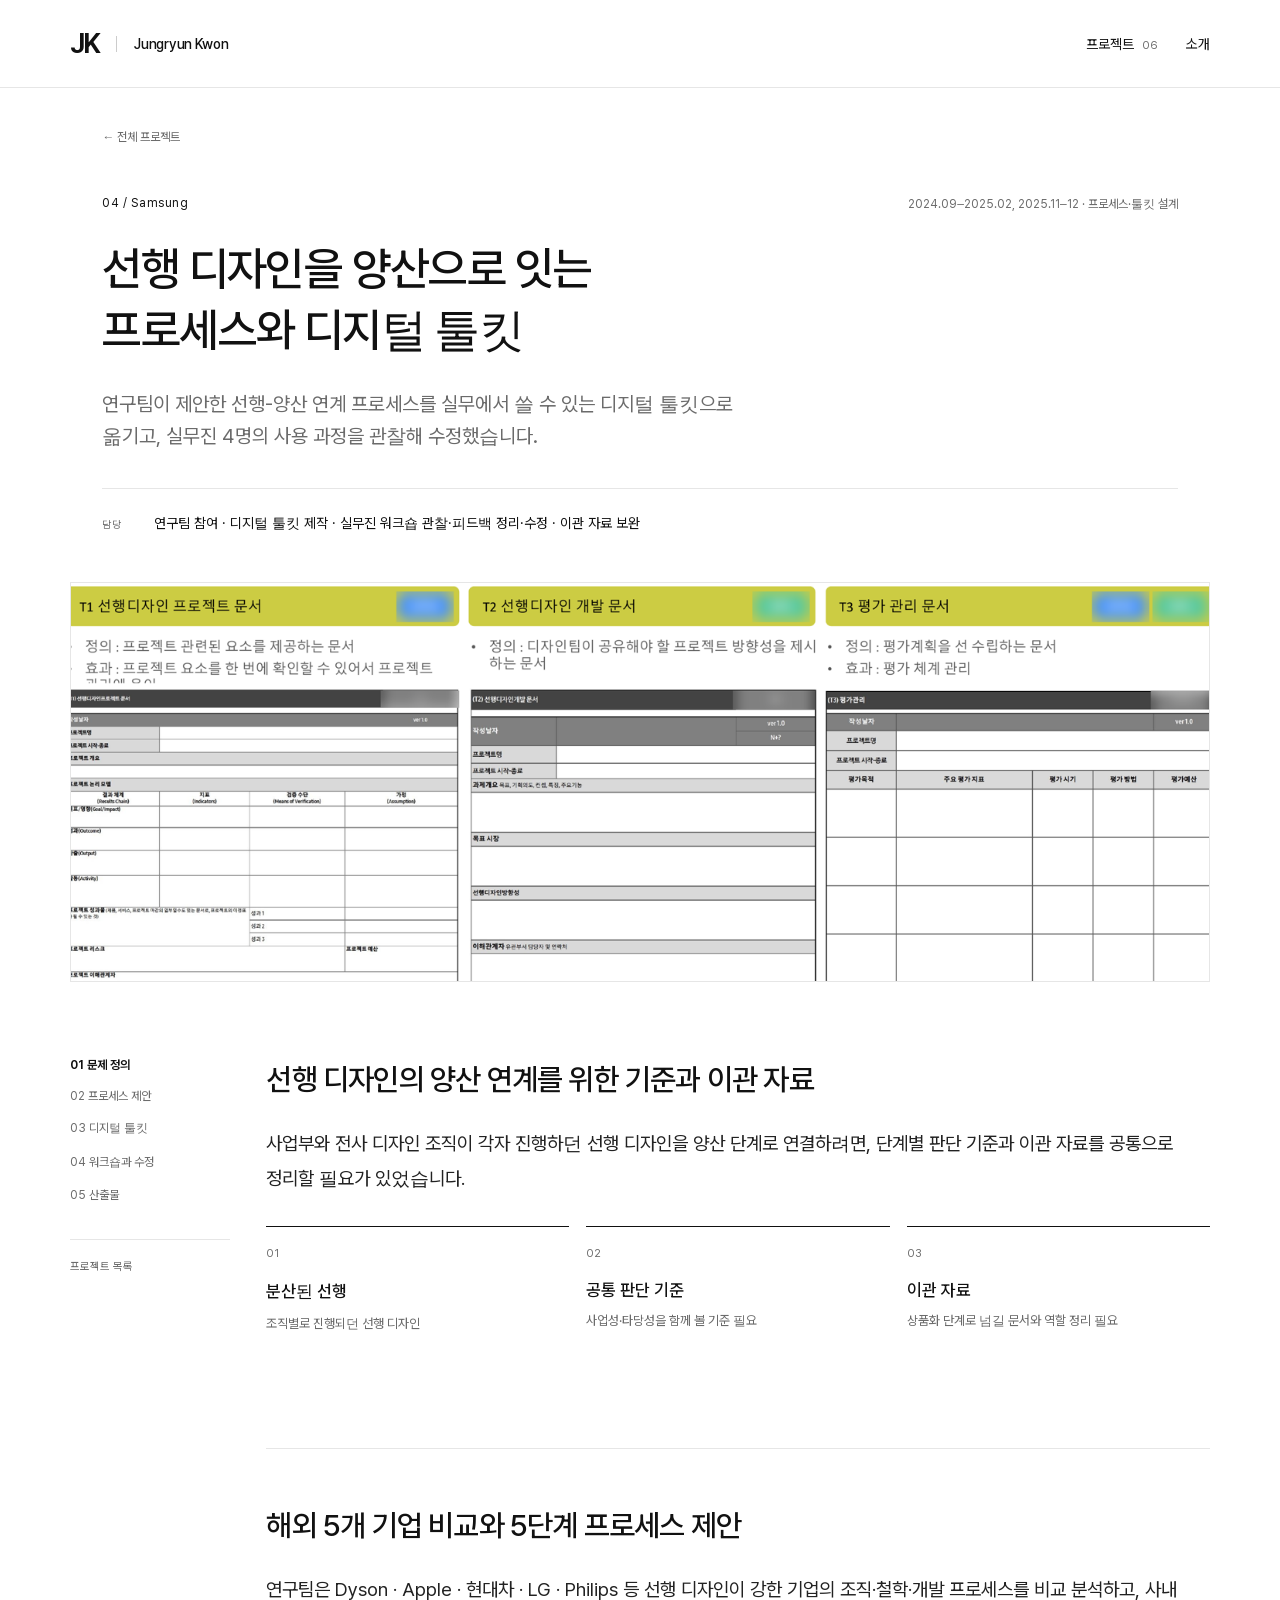
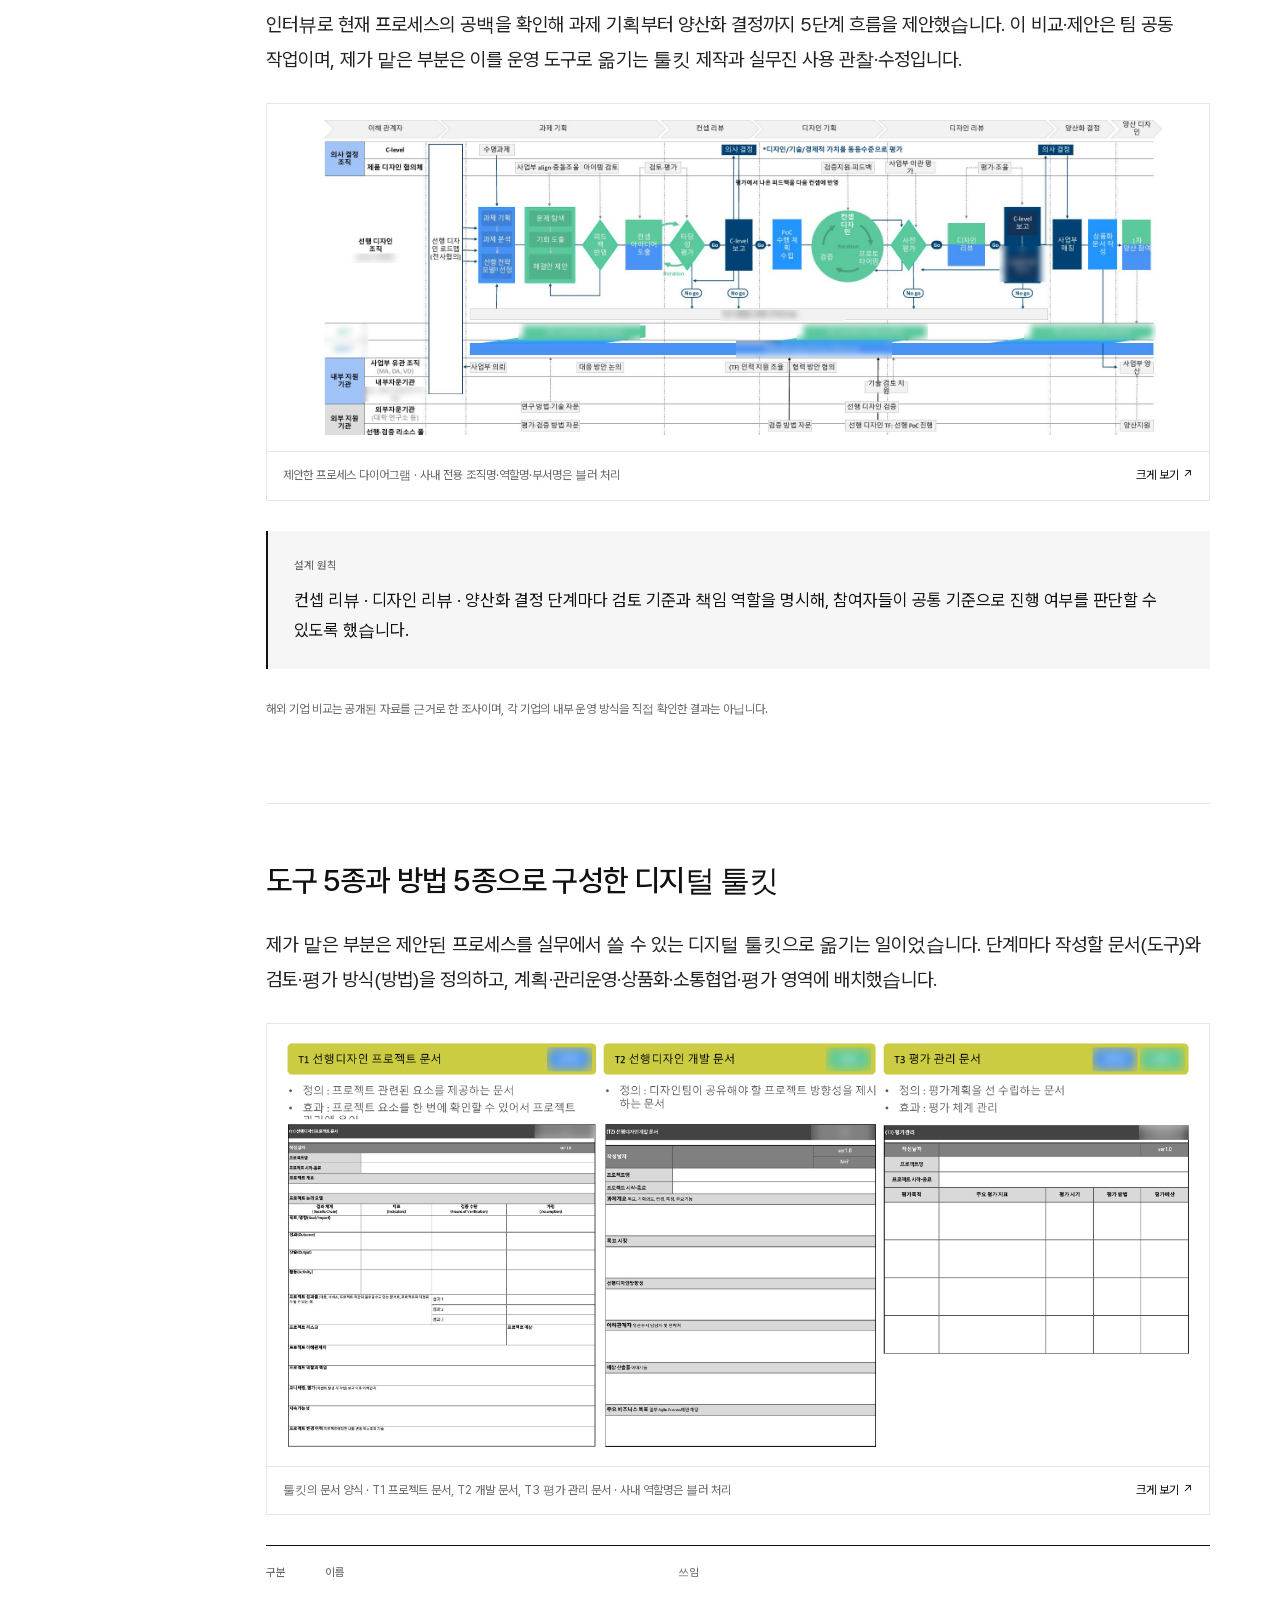
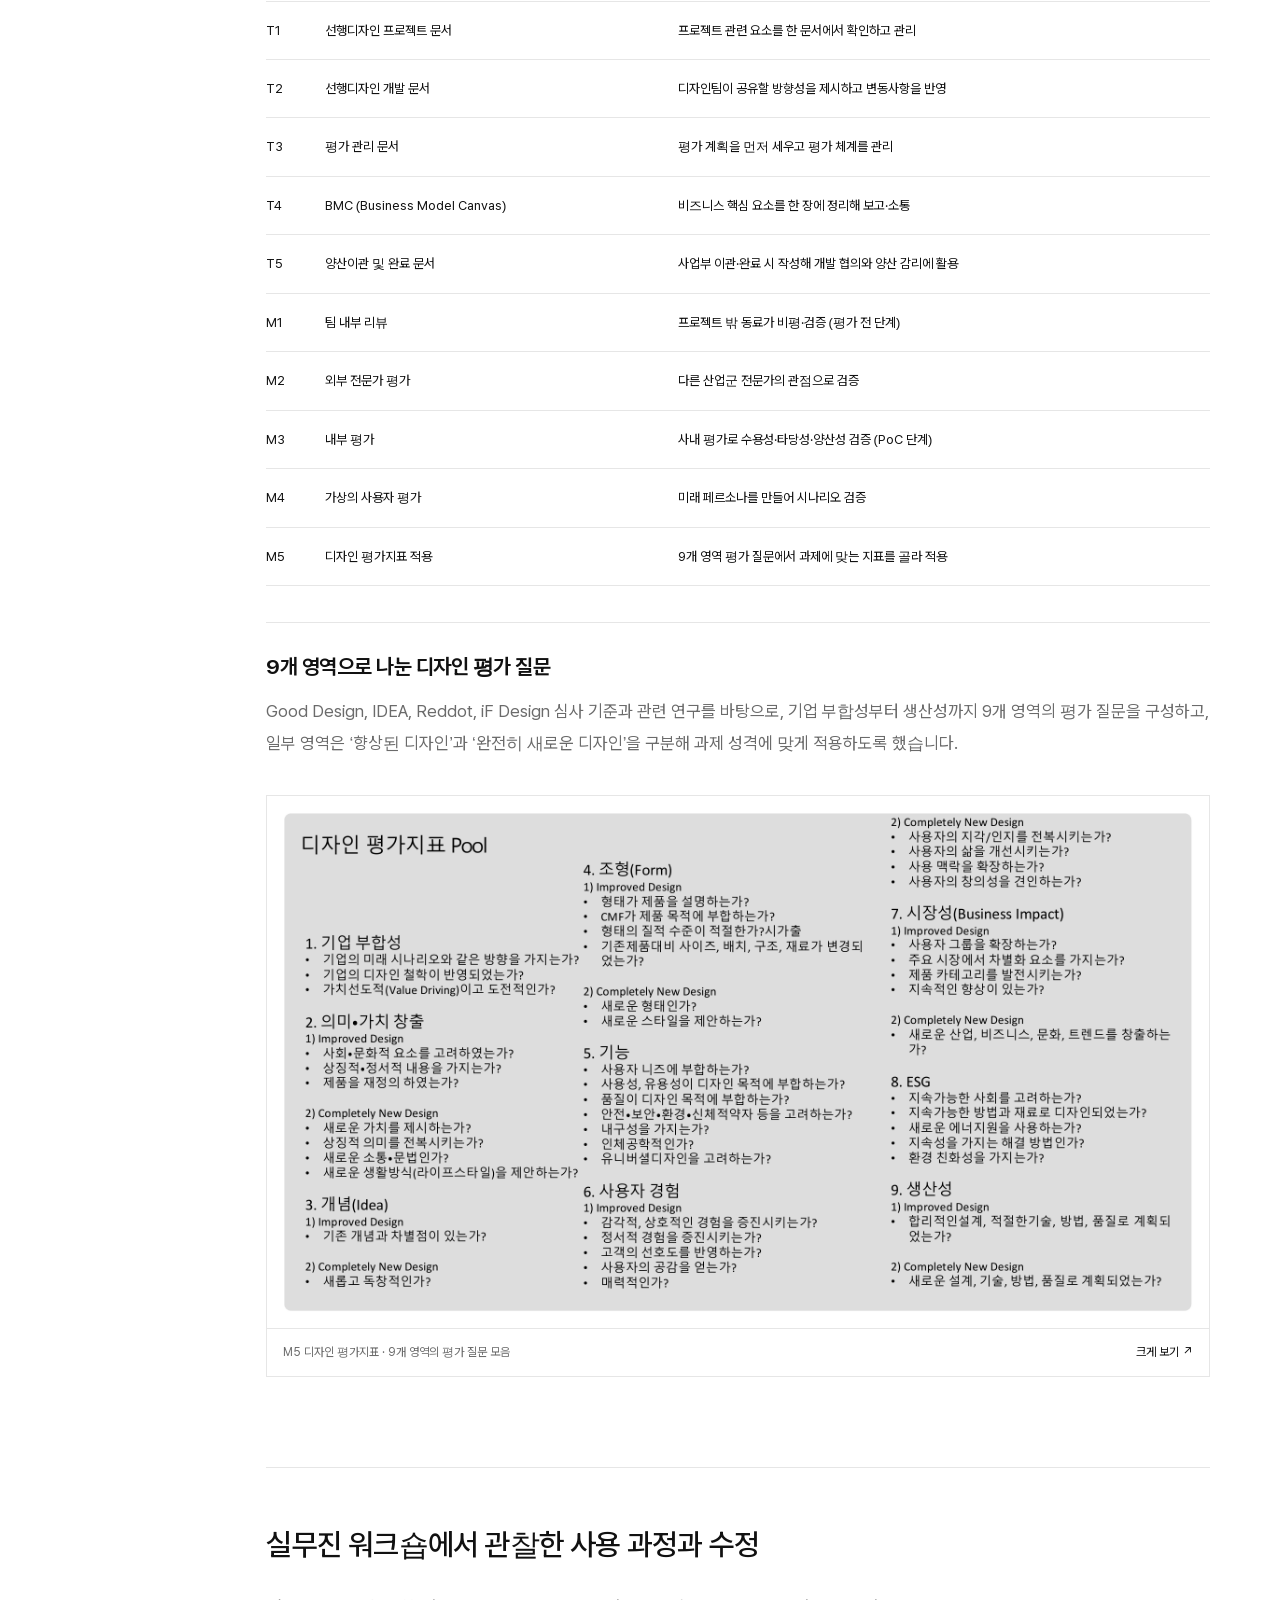
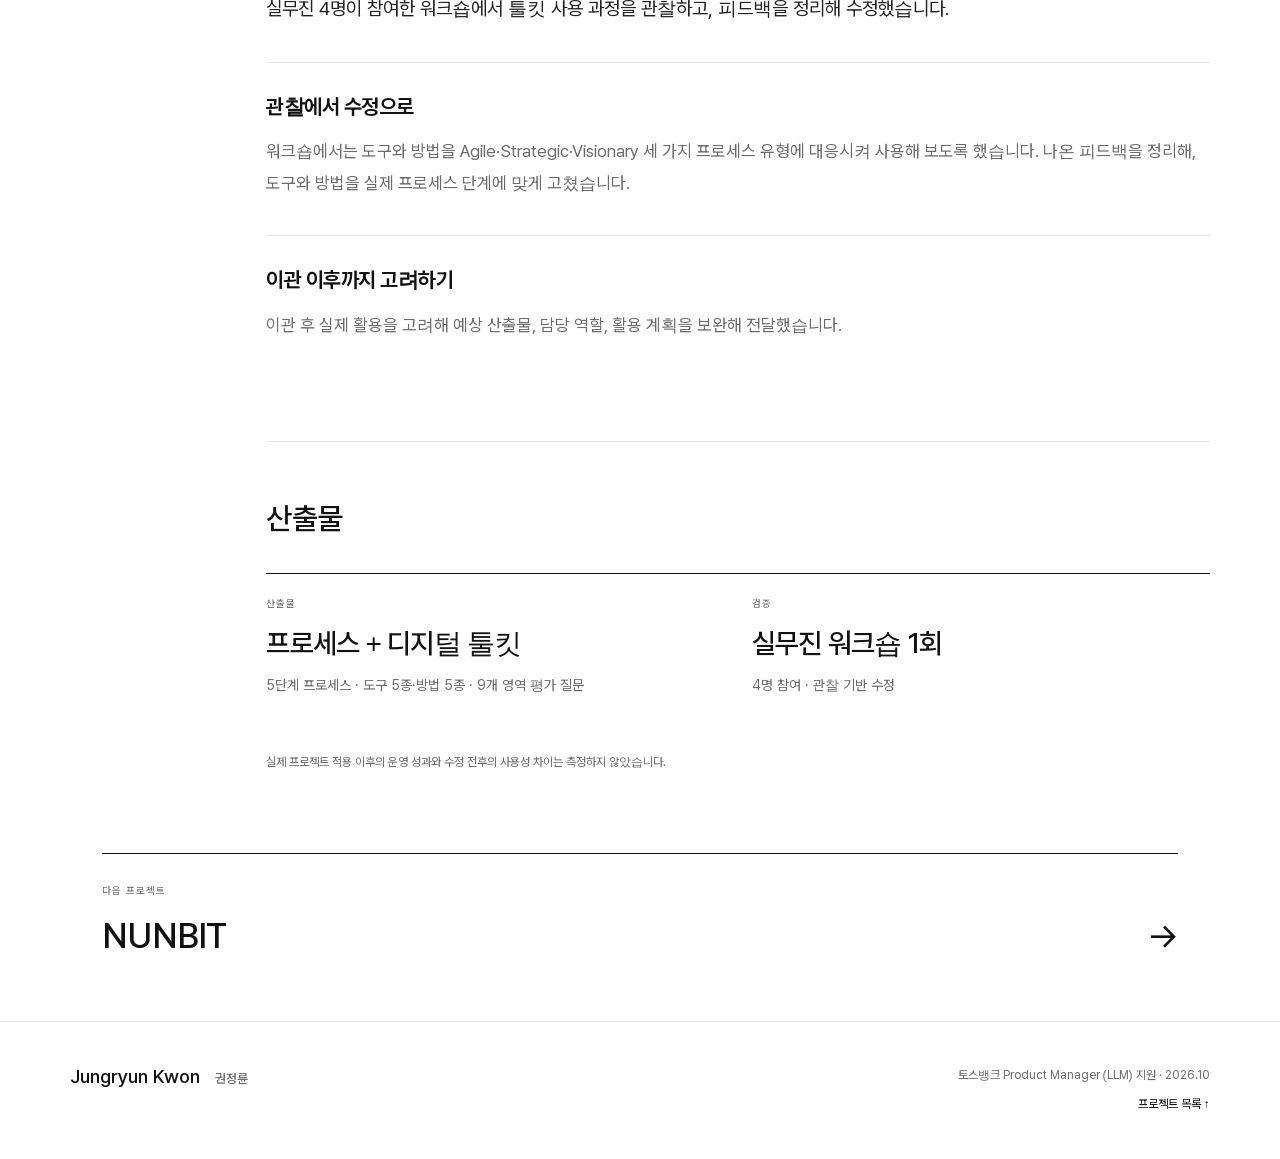
<file: toss-pm/samsung.html>
<!doctype html><html lang="ko"><head><meta charset="utf-8"><meta name="viewport" content="width=device-width,initial-scale=1"><meta name="description" content="권정륜의 LLM PM 포트폴리오. DREAMUS의 생성 파이프라인과 모델 전환, Companion의 제품 설계·구현, META와 NUNBIT의 경험 설계, 삼성 선행디자인 프로세스 툴킷를 소개합니다."><title>Samsung — Jungryun Kwon</title><link rel="icon" href="assets/favicon.svg"><link rel="stylesheet" href="styles.css?v=20261002-d"><script src="app.js" defer></script></head><body class="detail slate"><a class="skip" href="#main">본문으로 이동</a><header class="site-header"><a class="brand" href="index.html" aria-label="권정륜 포트폴리오 홈">JK<span>Jungryun Kwon</span></a><nav aria-label="주 메뉴"><a href="index.html#projects">프로젝트 <span>06</span></a><a href="index.html#approach">소개</a></nav></header><main id="main"><section class="case-hero"><a class="back-link" href="index.html#projects">← 전체 프로젝트</a><div class="case-kicker"><span>04 / Samsung</span><span>2024.09–2025.02, 2025.11–12 · 프로세스·툴킷 설계</span></div><h1>선행 디자인을 양산으로 잇는<br>프로세스와 디지털 툴킷</h1><p class="case-intro">연구팀이 제안한 선행-양산 연계 프로세스를 실무에서 쓸 수 있는 디지털 툴킷으로 옮기고, 실무진 4명의 사용 과정을 관찰해 수정했습니다.</p><div class="role"><span>담당</span><p>연구팀 참여 · 디지털 툴킷 제작 · 실무진 워크숍 관찰·피드백 정리·수정 · 이관 자료 보완</p></div></section><figure class="case-cover"><img src="assets/samsung-cover-toolkit.png" alt="디지털 툴킷의 문서 양식 T1·T2·T3"></figure><div class="case-layout"><aside class="case-nav"><a href="#problem">01 문제 정의</a><a href="#approach">02 프로세스 제안</a><a href="#toolkit">03 디지털 툴킷</a><a href="#action">04 워크숍과 수정</a><a href="#outcome">05 산출물</a><a href="index.html#projects" class="back-small">프로젝트 목록</a></aside><article class="case-content"><section id="problem" class="case-section"><h2>선행 디자인의 양산 연계를 위한 기준과 이관 자료</h2><p class="lead">사업부와 전사 디자인 조직이 각자 진행하던 선행 디자인을 양산 단계로 연결하려면, 단계별 판단 기준과 이관 자료를 공통으로 정리할 필요가 있었습니다.</p><div class="flow"><div><span>01</span><strong>분산된 선행</strong><p>조직별로 진행되던 선행 디자인</p></div><div><span>02</span><strong>공통 판단 기준</strong><p>사업성·타당성을 함께 볼 기준 필요</p></div><div><span>03</span><strong>이관 자료</strong><p>상품화 단계로 넘길 문서와 역할 정리 필요</p></div></div></section><section id="approach" class="case-section"><h2>해외 5개 기업 비교와 5단계 프로세스 제안</h2><p class="lead">연구팀은 Dyson · Apple · 현대차 · LG · Philips 등 선행 디자인이 강한 기업의 조직·철학·개발 프로세스를 비교 분석하고, 사내 인터뷰로 현재 프로세스의 공백을 확인해 과제 기획부터 양산화 결정까지 5단계 흐름을 제안했습니다. 이 비교·제안은 팀 공동 작업이며, 제가 맡은 부분은 이를 운영 도구로 옮기는 툴킷 제작과 실무진 사용 관찰·수정입니다.</p><figure class="diagram"><a href="assets/diagrams/samsung-process.png" target="_blank" rel="noopener" aria-label="이해관계자부터 양산 디자인까지, 제안한 선행-양산 연계 프로세스 블루프린트 크게 보기" class="diagram-canvas"><img loading="lazy" src="assets/diagrams/samsung-process.png" alt="제안한 선행-양산 연계 디자인 프로세스 블루프린트"></a><figcaption><span>제안한 프로세스 다이어그램 · 사내 전용 조직명·역할명·부서명은 블러 처리</span><a href="assets/diagrams/samsung-process.png" target="_blank" rel="noopener">크게 보기 ↗</a></figcaption></figure><div class="note"><span>설계 원칙</span><p>컨셉 리뷰 · 디자인 리뷰 · 양산화 결정 단계마다 검토 기준과 책임 역할을 명시해, 참여자들이 공통 기준으로 진행 여부를 판단할 수 있도록 했습니다.</p></div><p class="fine">해외 기업 비교는 공개된 자료를 근거로 한 조사이며, 각 기업의 내부 운영 방식을 직접 확인한 결과는 아닙니다.</p></section><section id="toolkit" class="case-section"><h2>도구 5종과 방법 5종으로 구성한 디지털 툴킷</h2><p class="lead">제가 맡은 부분은 제안된 프로세스를 실무에서 쓸 수 있는 디지털 툴킷으로 옮기는 일이었습니다. 단계마다 작성할 문서(도구)와 검토·평가 방식(방법)을 정의하고, 계획·관리운영·상품화·소통협업·평가 영역에 배치했습니다.</p><figure class="diagram"><a href="assets/samsung-toolkit-docs.png" target="_blank" rel="noopener" class="diagram-canvas" aria-label="툴킷 문서 양식 크게 보기"><img loading="lazy" src="assets/samsung-toolkit-docs.png" alt="디지털 툴킷의 문서 양식: T1 선행디자인 프로젝트 문서, T2 선행디자인 개발 문서, T3 평가 관리 문서"></a><figcaption><span>툴킷의 문서 양식 · T1 프로젝트 문서, T2 개발 문서, T3 평가 관리 문서 · 사내 역할명은 블러 처리</span><a href="assets/samsung-toolkit-docs.png" target="_blank" rel="noopener">크게 보기 ↗</a></figcaption></figure><p class="table-hint">표를 좌우로 밀어 전체 내용을 볼 수 있습니다.</p><div class="table-wrap" tabindex="0" role="region" aria-label="툴킷의 도구와 방법"><table><thead><tr><th scope="col">구분</th><th scope="col">이름</th><th scope="col">쓰임</th></tr></thead><tbody><tr><td>T1</td><td>선행디자인 프로젝트 문서</td><td>프로젝트 관련 요소를 한 문서에서 확인하고 관리</td></tr><tr><td>T2</td><td>선행디자인 개발 문서</td><td>디자인팀이 공유할 방향성을 제시하고 변동사항을 반영</td></tr><tr><td>T3</td><td>평가 관리 문서</td><td>평가 계획을 먼저 세우고 평가 체계를 관리</td></tr><tr><td>T4</td><td>BMC (Business Model Canvas)</td><td>비즈니스 핵심 요소를 한 장에 정리해 보고·소통</td></tr><tr><td>T5</td><td>양산이관 및 완료 문서</td><td>사업부 이관·완료 시 작성해 개발 협의와 양산 감리에 활용</td></tr><tr><td>M1</td><td>팀 내부 리뷰</td><td>프로젝트 밖 동료가 비평·검증 (평가 전 단계)</td></tr><tr><td>M2</td><td>외부 전문가 평가</td><td>다른 산업군 전문가의 관점으로 검증</td></tr><tr><td>M3</td><td>내부 평가</td><td>사내 평가로 수용성·타당성·양산성 검증 (PoC 단계)</td></tr><tr><td>M4</td><td>가상의 사용자 평가</td><td>미래 페르소나를 만들어 시나리오 검증</td></tr><tr><td>M5</td><td>디자인 평가지표 적용</td><td>9개 영역 평가 질문에서 과제에 맞는 지표를 골라 적용</td></tr></tbody></table></div><div class="decision-detail"><h3>9개 영역으로 나눈 디자인 평가 질문</h3><p>Good Design, IDEA, Reddot, iF Design 심사 기준과 관련 연구를 바탕으로, 기업 부합성부터 생산성까지 9개 영역의 평가 질문을 구성하고, 일부 영역은 ‘향상된 디자인’과 ‘완전히 새로운 디자인’을 구분해 과제 성격에 맞게 적용하도록 했습니다.</p></div><figure class="diagram"><a href="assets/samsung-eval-pool.png" target="_blank" rel="noopener" class="diagram-canvas" aria-label="디자인 평가지표 질문 모음 크게 보기"><img loading="lazy" src="assets/samsung-eval-pool.png" alt="디자인 평가지표 질문 모음: 기업 부합성, 의미·가치 창출, 개념, 조형, 기능, 사용자 경험, 시장성, ESG, 생산성"></a><figcaption><span>M5 디자인 평가지표 · 9개 영역의 평가 질문 모음</span><a href="assets/samsung-eval-pool.png" target="_blank" rel="noopener">크게 보기 ↗</a></figcaption></figure></section><section id="action" class="case-section"><h2>실무진 워크숍에서 관찰한 사용 과정과 수정</h2><p class="lead">실무진 4명이 참여한 워크숍에서 툴킷 사용 과정을 관찰하고, 피드백을 정리해 수정했습니다.</p><div class="decision-detail"><h3>관찰에서 수정으로</h3><p>워크숍에서는 도구와 방법을 Agile·Strategic·Visionary 세 가지 프로세스 유형에 대응시켜 사용해 보도록 했습니다. 나온 피드백을 정리해, 도구와 방법을 실제 프로세스 단계에 맞게 고쳤습니다.</p></div><div class="decision-detail"><h3>이관 이후까지 고려하기</h3><p>이관 후 실제 활용을 고려해 예상 산출물, 담당 역할, 활용 계획을 보완해 전달했습니다.</p></div></section><section id="outcome" class="case-section"><h2>산출물</h2><div class="outcomes"><div><span>산출물</span><strong>프로세스 + 디지털 툴킷</strong><p>5단계 프로세스 · 도구 5종·방법 5종 · 9개 영역 평가 질문</p></div><div><span>검증</span><strong>실무진 워크숍 1회</strong><p>4명 참여 · 관찰 기반 수정</p></div></div><p class="fine">실제 프로젝트 적용 이후의 운영 성과와 수정 전후의 사용성 차이는 측정하지 않았습니다.</p></section></article></div><a class="next-case" href="nunbit.html"><span>다음 프로젝트</span><strong>NUNBIT <b>→</b></strong></a></main><footer class="site-footer"><div><strong>Jungryun Kwon <span>권정륜</span></strong></div><p>토스뱅크 Product Manager (LLM) 지원 · 2026.10<br><a href="index.html#projects">프로젝트 목록 ↑</a></p></footer></body></html>
</file>
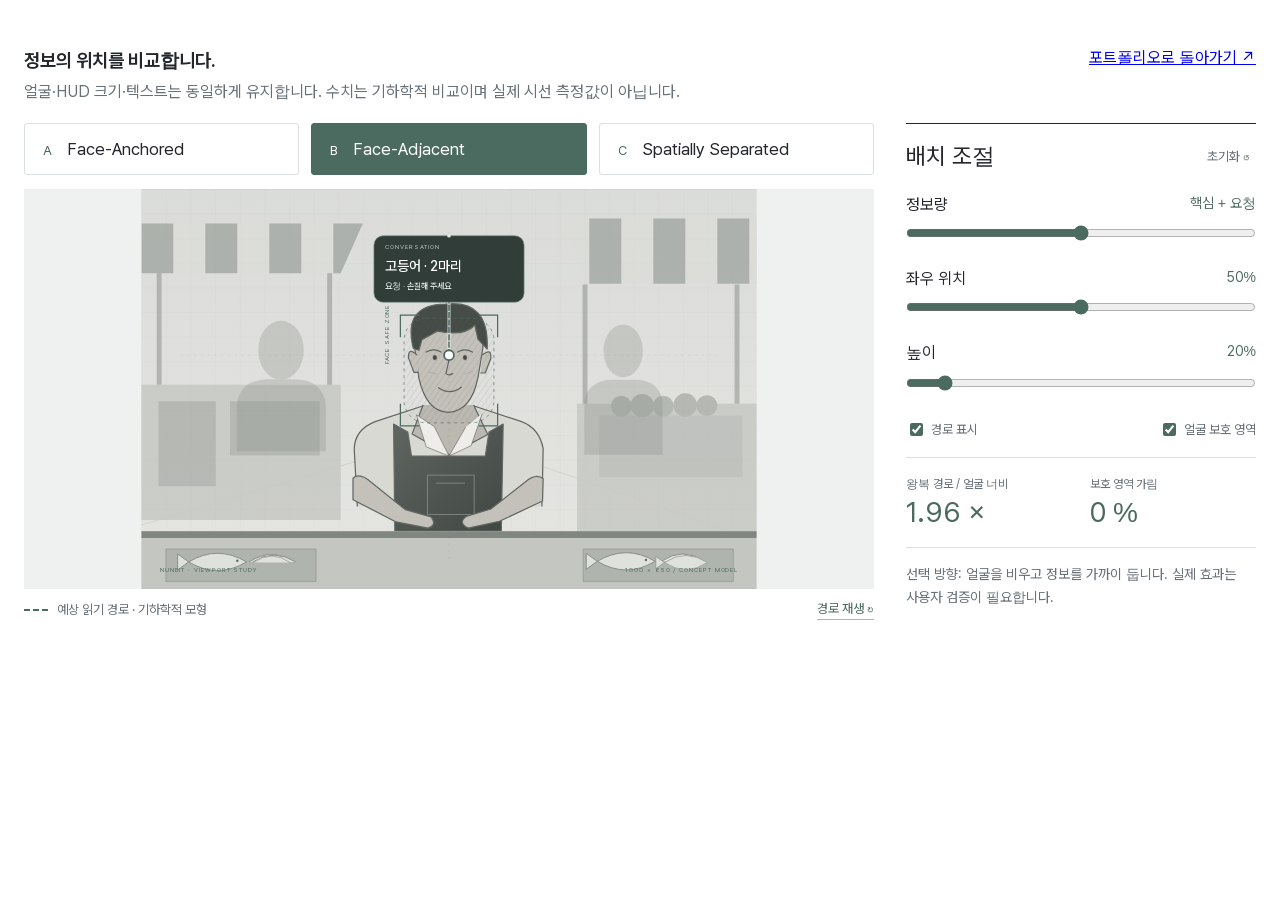
<file: assets/nunbit/proximity-study.html>
<!doctype html><html lang="ko"><head><meta charset="utf-8"><meta name="viewport" content="width=device-width,initial-scale=1"><title>NUNBIT · 배치 비교</title><style>@font-face{font-family:Pretendard;src:url([data-uri]) format("woff2");font-weight:400;font-display:block}@font-face{font-family:Pretendard;src:url([data-uri]) format("woff2");font-weight:500;font-display:block}@font-face{font-family:Pretendard;src:url([data-uri]) format("woff2");font-weight:650;font-display:block}*{box-sizing:border-box}body{margin:0;color:#23272c;background:white;font-family:Pretendard,Arial,sans-serif;font-size:16px}button,input{font:inherit}button{cursor:pointer}button:focus-visible,input:focus-visible{outline:2px solid #4c6b60;outline-offset:4px}p,h3{margin:0}button{color:inherit}.lab{height:510px;display:grid;grid-template-columns:minmax(0,1fr) 350px;gap:32px}.main{min-width:0}.tabs{height:52px;display:grid;grid-template-columns:repeat(3,1fr);gap:12px;margin-bottom:14px}.tabs button{border:1px solid #d9dfe3;background:white;border-radius:3px;text-align:left;padding:0 18px;font-size:17px}.tabs button span{font-size:13px;margin-right:15px;color:#4c6b60}.tabs button[aria-pressed=true]{background:#4c6b60;border-color:#4c6b60;color:white}.tabs button[aria-pressed=true] span{color:#fff}.stage-wrap{background:#eef1ef;height:400px;overflow:hidden;position:relative}#stage{display:block;width:100%;height:400px}#stage>image{filter:saturate(.25)}.safe-zone{fill:url(#safe-lines);stroke:#4c6b60;stroke-dasharray:5 6;stroke-width:1}.brackets{fill:none;stroke:#4c6b60;stroke-width:2}.axis{stroke:#4c6b60;stroke-opacity:.16;stroke-dasharray:3 8}.face-label,.viewport-label{font-size:10px;letter-spacing:1.5px;fill:#4c6b60}#hud-bg{fill:#303d38;stroke:#738b80;stroke-width:1}#device-frame{fill:#232c28;stroke:#84958d;stroke-width:2}#hud-copy text{font-family:inherit}#hud-copy .eyebrow{font-size:10px;fill:#b6c8c0;letter-spacing:1.6px}#hud-copy .title{font-size:23px;fill:#fff;font-weight:500}#hud-copy .line{font-size:14px;fill:#e1e8e4}#hud-copy .detail{font-size:11px;fill:#bdcac3}#anchor-dot{fill:#dce9e2}#route{fill:none;stroke:#4c6b60;stroke-width:2.5;stroke-dasharray:6 6}#route-shadow{fill:none;stroke:white;stroke-opacity:.7;stroke-width:5}#gaze-dot{fill:#fff;stroke:#4c6b60;stroke-width:3}#faceTarget,#traceGroup{display:none}.scene-footer{display:flex;align-items:center;justify-content:space-between;height:40px;font-size:13px;color:#687078}.scene-footer button{border:0;border-bottom:1px solid #aab9b1;background:none;padding:3px 0;color:#4c6b60}.scene-footer i{display:inline-block;width:24px;border-top:2px dashed #4c6b60;margin-right:9px;vertical-align:middle}.controls{border-top:1px solid #23272c;padding-top:17px}.control-title{display:flex;justify-content:space-between;align-items:center;margin-bottom:23px}.control-title h3{font-size:23px;font-weight:400}.control-title button{border:0;background:none;color:#687078;font-size:13px}.control-block{margin-bottom:22px}.control-block label{display:flex;justify-content:space-between;font-size:16px}.control-block output{font-size:14px;color:#4c6b60}input[type=range]{width:100%;height:20px;margin:9px 0 0;accent-color:#4c6b60;cursor:pointer}.toggles{display:flex;justify-content:space-between;font-size:13px;color:#687078;padding:1px 0 18px}.toggles label{display:flex;align-items:center;gap:5px}input[type=checkbox]{accent-color:#4c6b60}.metrics{display:grid;grid-template-columns:1fr 1fr;border-top:1px solid #d9dfe3;border-bottom:1px solid #d9dfe3;padding:15px 0;gap:18px}.metrics span{font-size:12px;color:#687078}.metrics strong{display:block;font-size:28px;line-height:1.4;font-weight:400;color:#4c6b60}.note{font-size:14px;line-height:1.6;color:#687078;margin-top:15px;word-break:keep-all}.note.warning{color:#936143}.sr-only{position:absolute;width:1px;height:1px;overflow:hidden;clip-path:inset(50%)}@media(max-width:900px){.lab{grid-template-columns:minmax(0,1fr) 290px;gap:22px}.tabs button{font-size:14px;padding:0 10px}.tabs button span{margin-right:8px}}body{max-width:1408px;margin:0 auto;padding:24px}.lab{height:auto;min-height:510px}@media(max-width:700px){.lab{grid-template-columns:1fr}.controls{padding-bottom:30px}.tabs button{font-size:12px}} </style></head><body><div style="padding:24px 0 20px;display:flex;justify-content:space-between;gap:30px"><div><h3>정보의 위치를 비교합니다.</h3><p style="margin-top:8px;color:#687078">얼굴·HUD 크기·텍스트는 동일하게 유지합니다. 수치는 기하학적 비교이며 실제 시선 측정값이 아닙니다.</p></div><a href="../../index.html#p27">포트폴리오로 돌아가기 ↗</a></div><div class="lab"><div class="main"><div class="tabs" role="group" aria-label="정보 배치 비교"><button type="button" data-layout="near" aria-pressed="true"><span>A</span>Face-Anchored</button><button type="button" data-layout="peripheral" aria-pressed="false"><span>B</span>Face-Adjacent</button><button type="button" data-layout="screen" aria-pressed="false"><span>C</span>Spatially Separated</button></div><div class="stage-wrap"><svg id="stage" viewBox="0 0 1000 650" role="group" aria-label="시장 대화 장면과 조절 가능한 HUD"><defs><pattern id="safe-lines" width="8" height="8" patternUnits="userSpaceOnUse" patternTransform="rotate(35)"><line x1="0" y1="0" x2="0" y2="8" stroke="#24452f" stroke-opacity=".12" stroke-width="2"/></pattern></defs><image href="[data-uri]" width="1000" height="650"/><g id="guides"><rect class="safe-zone" x="427" y="210" width="146" height="170" rx="36"/><path class="brackets" d="M421 241v-36h31m96 0h31v36M421 349v36h31m96 0h31v-36"/><text x="403" y="285" class="face-label" transform="rotate(-90 403 285)">FACE SAFE ZONE</text><line x1="500" y1="70" x2="500" y2="603" class="axis"/><line x1="64" y1="270" x2="936" y2="270" class="axis"/></g><g id="pathGroup"><polyline id="route-shadow"/><polyline id="route"/><g id="routeDots"></g><circle id="gaze-dot" cx="500" cy="270" r="8"/></g><g id="hud" tabindex="0" role="button" aria-label="HUD 정보 확인"><rect id="device-frame"/><rect id="hud-bg" rx="15"/><g id="hud-copy"></g><circle id="anchor-dot" r="3"/></g><g id="faceTarget" tabindex="0" role="button" aria-label="상대 얼굴 선택"><rect x="427" y="210" width="146" height="170" rx="36" fill="transparent"/><circle id="face-pulse" cx="500" cy="270" r="26"/><text id="face-action" x="500" y="402" text-anchor="middle"></text></g><g id="traceGroup"><polyline id="pointer-trace"/></g><text class="viewport-label" x="30" y="622">NUNBIT · VIEWPORT STUDY</text><text class="viewport-label" x="970" y="622" text-anchor="end">1000 × 650 / CONCEPT MODEL</text></svg></div><div class="scene-footer"><span><i></i>예상 읽기 경로 · 기하학적 모형</span><button id="replay">경로 재생 ↻</button></div></div><aside class="controls"><div class="control-title"><h3>배치 조절</h3><button id="reset">초기화 ↺</button></div><div class="control-block"><label for="amount">정보량<output id="amount-label"></output></label><input id="amount" type="range" min="1" max="3" value="2" step="1"></div><div class="control-block"><label for="x">좌우 위치<output id="x-label"></output></label><input id="x" type="range" min="130" max="870" value="515" step="1"></div><div class="control-block"><label for="y">높이<output id="y-label"></output></label><input id="y" type="range" min="85" max="565" value="113" step="1"></div><div class="toggles"><label><input type="checkbox" id="pathToggle" checked>경로 표시</label><label><input type="checkbox" id="safeToggle" checked>얼굴 보호 영역</label></div><div class="metrics" aria-live="polite"><div><span>왕복 경로 / 얼굴 너비</span><strong id="travel"></strong></div><div><span>보호 영역 가림</span><strong id="overlap"></strong></div></div><p class="note" id="note" aria-live="polite"></p></aside></div><script>const FACE={x:427,y:210,w:146,h:170};
const EYE={x:500,y:270};
const WIDTH=1000,HEIGHT=650;
const PRESETS={near:{x:500,y:270,amount:2},peripheral:{x:500,y:130,amount:2},screen:{x:820,y:270,amount:2}};
const heights={1:76,2:108,3:164};
function geometry(c){
 const w=244,h=heights[c.amount];
 const rect={x:c.x-w/2,y:c.y-h/2,w,h};
 const offsets=c.amount===1?[10]:c.amount===2?[-3,28]:[-30,4,36,62];
 const targets=offsets.map(dy=>({x:c.x,y:c.y+dy}));
 const points=[EYE,...targets,EYE];
 const gap=p=>Math.hypot(Math.max(FACE.x-p.x,0,p.x-FACE.x-FACE.w),Math.max(FACE.y-p.y,0,p.y-FACE.y-FACE.h));
 const distance=Math.max(...targets.map(gap))/FACE.w;
 const travel=points.slice(1).reduce((sum,p,i)=>sum+Math.hypot(p.x-points[i].x,p.y-points[i].y),0)/FACE.w;
 const ix=Math.max(0,Math.min(rect.x+w,FACE.x+FACE.w)-Math.max(rect.x,FACE.x));
 const iy=Math.max(0,Math.min(rect.y+h,FACE.y+FACE.h)-Math.max(rect.y,FACE.y));
 return {rect,targets,points,distance,travel,overlap:ix*iy/(FACE.w*FACE.h)*100};
}
function clampConfig(c){return {x:Math.max(130,Math.min(870,Number(c.x)||515)),y:Math.max(85,Math.min(565,Number(c.y)||113)),amount:[1,2,3].includes(Number(c.amount))?Number(c.amount):2}}

const $=id=>document.getElementById(id),configs=structuredClone(PRESETS);let selected='peripheral',animation=null;
function addText(value,x,y,cls){const e=document.createElementNS('http://www.w3.org/2000/svg','text');e.setAttribute('x',x);e.setAttribute('y',y);e.setAttribute('class',cls);e.textContent=value;$('hud-copy').append(e)}
function stop(){if(animation)cancelAnimationFrame(animation);animation=null;$('gaze-dot').setAttribute('cx',EYE.x);$('gaze-dot').setAttribute('cy',EYE.y)}
function render(){const c=configs[selected],padding=selected==='screen'?12:0,minY=Math.max(85,heights[c.amount]/2+padding),maxY=Math.min(565,650-heights[c.amount]/2-padding);c.y=Math.max(minY,Math.min(maxY,c.y));$('y').min=minY;$('y').max=maxY;const g=geometry(c),r=g.rect;
 document.querySelectorAll('[data-layout]').forEach(b=>b.setAttribute('aria-pressed',String(b.dataset.layout===selected)));
 for(const id of ['amount','x','y'])$(id).value=c[id];
 $('amount-label').textContent=['','간결한 요약','핵심 + 요청','발화 + 상세'][c.amount];$('x-label').textContent=Math.round(c.x/10)+'%';$('y-label').textContent=Math.round(c.y/650*100)+'%';
 for(const [k,v]of Object.entries({x:r.x,y:r.y,width:r.w,height:r.h}))$('hud-bg').setAttribute(k,v);
 for(const [k,v]of Object.entries({x:r.x-8,y:r.y-12,width:r.w+16,height:r.h+24,rx:19}))$('device-frame').setAttribute(k,v);
 $('device-frame').style.display='none';$('hud-copy').replaceChildren();const x=r.x+18;
 addText('CONVERSATION',x,r.y+21,'eyebrow');
 if(c.amount===1)addText('고등어 2마리 · 손질',x,c.y+17,'title');
 if(c.amount===2){addText('고등어 · 2마리',x,c.y+4,'title');addText('요청 · 손질해 주세요',x,c.y+33,'line')}
 if(c.amount===3){addText('고등어 · 2마리',x,c.y-23,'title');addText('요청 · 손질해 주세요',x,c.y+9,'line');addText('발화 · 좋은 것으로 골라 주세요',x,c.y+39,'detail');addText('가격 · 확인 대기',x,c.y+65,'detail')}
 $('anchor-dot').setAttribute('cx',c.x);$('anchor-dot').setAttribute('cy',r.y);
 for(const id of ['route','route-shadow'])$(id).setAttribute('points',g.points.map(p=>p.x+','+p.y).join(' '));
 $('pathGroup').style.display=$('pathToggle').checked?'':'none';$('guides').style.display=$('safeToggle').checked?'':'none';
 $('travel').textContent=g.travel.toFixed(2)+' ×';$('overlap').textContent=g.overlap.toFixed(0)+' %';
 $('note').classList.toggle('warning',g.overlap>.1);$('note').textContent=g.overlap>.1?'정보가 얼굴 보호 영역을 가립니다. 위치나 정보량을 조절해 보세요.':selected==='peripheral'?'선택 방향: 얼굴을 비우고 정보를 가까이 둡니다. 실제 효과는 사용자 검증이 필요합니다.':'얼굴과 멀리 떨어진 정보를 오가는 경로를 비교합니다.';
}
function replay(){stop();$('pathToggle').checked=true;render();if(matchMedia('(prefers-reduced-motion: reduce)').matches)return;const pts=geometry(configs[selected]).points,lens=pts.slice(1).map((p,i)=>Math.hypot(p.x-pts[i].x,p.y-pts[i].y)),total=lens.reduce((a,b)=>a+b,0),start=performance.now();function frame(now){const progress=Math.min((now-start)/2600,1);let d=progress*total,i=0;while(i<lens.length-1&&d>lens[i])d-=lens[i++];const f=lens[i]?d/lens[i]:1;$('gaze-dot').setAttribute('cx',pts[i].x+(pts[i+1].x-pts[i].x)*f);$('gaze-dot').setAttribute('cy',pts[i].y+(pts[i+1].y-pts[i].y)*f);animation=progress<1?requestAnimationFrame(frame):null}animation=requestAnimationFrame(frame)}
document.querySelectorAll('[data-layout]').forEach(b=>b.addEventListener('click',()=>{stop();selected=b.dataset.layout;render()}));
for(const id of ['amount','x','y'])$(id).addEventListener('input',e=>{stop();if(id==='amount'){Object.values(configs).forEach(c=>c.amount=Number(e.target.value))}else{configs[selected][id]=Number(e.target.value)}render()});
for(const id of ['pathToggle','safeToggle'])$(id).addEventListener('change',()=>{stop();render()});
$('reset').addEventListener('click',()=>{stop();configs[selected]={...PRESETS[selected]};Object.values(configs).forEach(c=>c.amount=2);render()});$('replay').addEventListener('click',replay);document.addEventListener('visibilitychange',()=>{if(document.hidden)stop()});
$('faceTarget').removeAttribute('tabindex');$('faceTarget').removeAttribute('role');$('hud').removeAttribute('tabindex');$('hud').removeAttribute('role');render();
</script></body></html>
</file>
<file: toss-pm/styles.css>
@font-face{font-family:Portfolio;src:url('assets/font-400.woff2') format('woff2');font-weight:400;font-display:swap}@font-face{font-family:Portfolio;src:url('assets/font-500.woff2') format('woff2');font-weight:500;font-display:swap}@font-face{font-family:Portfolio;src:url('assets/font-650.woff2') format('woff2');font-weight:650;font-display:swap}
:root{--ink:#171b25;--muted:#626875;--line:#dce0e7;--accent:#2939d9;--paper:#fafaf8;--soft:#f0f2f7}*{box-sizing:border-box}html{scroll-behavior:smooth;scroll-padding-top:100px}body{margin:0;background:var(--paper);color:var(--ink);font-family:Portfolio,-apple-system,BlinkMacSystemFont,'Apple SD Gothic Neo',sans-serif;-webkit-font-smoothing:antialiased}a{color:inherit;text-decoration:none}button,a,summary{-webkit-tap-highlight-color:transparent}a:focus-visible,button:focus-visible,video:focus-visible{outline:3px solid var(--accent);outline-offset:6px}img,video{max-width:100%}h1,h2,h3,p,figure{margin:0}h1,h2,h3{word-break:keep-all}p{word-break:keep-all;overflow-wrap:break-word}::selection{background:#d9ddff}.skip{position:fixed;top:-80px;left:12px;background:#fff;padding:12px;z-index:10}.skip:focus{top:12px}.site-header{height:88px;border-bottom:1px solid var(--line);display:flex;align-items:center;justify-content:space-between;padding:0 5.5%;background:var(--paper);position:relative;z-index:3}.brand{font-size:27px;font-weight:650;letter-spacing:-2px;display:flex;align-items:center;gap:17px}.brand>span{font-size:14px;font-weight:500;letter-spacing:-.3px;border-left:1px solid #bec3ce;padding-left:17px}.site-header nav{display:flex;gap:28px;align-items:center;font-size:14px}.site-header nav a span{font-size:11px;color:var(--muted);margin-left:4px}.draft{font-size:10px;letter-spacing:1.2px;border:1px solid #cbd1db;border-radius:20px;padding:7px 11px;color:var(--muted)}main{max-width:1440px;margin:auto}.home-hero{padding:79px 5.5% 0}.hero-kicker{display:flex;align-items:center;gap:10px;font-size:12px;letter-spacing:1.6px}.hero-kicker>span:last-child{margin-left:auto;color:var(--muted)}.status-dot{height:7px;width:7px;border-radius:50%;background:var(--accent)}.home-hero h1{font-size:clamp(48px,5.8vw,82px);font-weight:500;line-height:1.16;letter-spacing:-4px;margin:35px 0 32px}.home-hero h1 em{font-style:normal;color:var(--accent)}.hero-bottom{display:flex;justify-content:space-between;align-items:flex-end;gap:24px}.hero-bottom>p{font-size:19px;line-height:1.65;color:#565e6b}.text-link{font-size:14px;display:flex;gap:30px;border-bottom:1px solid var(--ink);padding:12px 0;white-space:nowrap}.hero-rule{display:flex;align-items:center;gap:22px;margin-top:58px;padding:22px 0;border-top:1px solid var(--ink);font-size:10px;letter-spacing:1.8px;color:var(--muted)}.hero-rule i{height:1px;background:var(--line);flex:1}.projects{padding:70px 5.5% 95px}.section-heading{display:flex;justify-content:space-between;align-items:baseline;margin-bottom:30px}.section-heading h2{font-size:27px;font-weight:500;letter-spacing:-.8px}.section-heading h2 span{font-size:13px;color:var(--accent);margin-left:13px;vertical-align:super}.section-heading>p{font-size:13px;color:var(--muted)}.project-grid{display:grid;grid-template-columns:1fr 1fr;gap:66px 32px}.project-card{display:block}.card-visual{position:relative;aspect-ratio:1.55;overflow:hidden;background:#e3e5ec}.card-visual>img{width:100%;height:100%;object-fit:cover;transition:transform .4s}.project-card:hover .card-visual>img{transform:scale(1.025)}.card-index,.card-arrow{position:absolute;top:18px;z-index:1;background:rgba(250,250,248,.94);display:grid;place-items:center;width:34px;height:34px;font-size:13px}.card-index{left:18px}.card-arrow{right:18px;font-size:20px}.card-meta{display:flex;justify-content:space-between;gap:16px;font-size:10px;letter-spacing:.7px;color:var(--muted);margin:21px 0 12px}.card-meta>span:last-child{letter-spacing:0;white-space:nowrap}.project-card h3{font-size:29px;font-weight:500;letter-spacing:-.9px;line-height:1.25}.project-card>p{font-size:16px;color:var(--muted);line-height:1.6;margin-top:12px;max-width:440px}.card-bottom{display:flex;justify-content:space-between;border-top:1px solid var(--line);padding-top:17px;margin-top:25px;font-size:12px}.card-bottom>span{color:var(--accent)}.approach{border-top:1px solid var(--line);padding:65px 5.5% 85px;display:grid;grid-template-columns:1fr 1fr;gap:50px}.eyebrow{font-size:11px;letter-spacing:1.3px;color:var(--accent)}.approach h2{font-size:35px;font-weight:500;line-height:1.4;letter-spacing:-1.2px;margin-top:23px}.approach-copy p{font-size:17px;line-height:1.8;color:var(--muted)}.approach-copy p+p{margin-top:20px}.site-footer{background:#191e2a;color:#fff;padding:43px 5.5%;display:flex;justify-content:space-between;gap:30px}.site-footer strong{font-size:19px;font-weight:500}.site-footer strong span{font-size:13px;margin-left:10px;color:#aab2c2}.site-footer p{font-size:12px;color:#aab2c2;line-height:1.8;margin-top:9px}.site-footer>p{text-align:right;margin:0}.site-footer a{display:inline-block;margin-top:8px;color:#fff}.purple{--accent:#7250a4}.green{--accent:#376951}.orange{--accent:#a1532d}.slate{--accent:#3f5368}
.brick{--accent:#a4443f}.case-hero{padding:38px 8% 48px}.back-link{font-size:12px;color:var(--muted);display:inline-block;margin-bottom:52px}.case-kicker{display:flex;justify-content:space-between;gap:20px;font-size:12px;letter-spacing:.6px;color:var(--accent)}.case-kicker>span:last-child{color:var(--muted);letter-spacing:0}.case-hero h1{font-size:clamp(42px,4.6vw,66px);font-weight:500;line-height:1.22;letter-spacing:-2.8px;margin-top:26px}.case-intro{font-size:20px;line-height:1.6;max-width:690px;color:var(--muted);margin-top:27px}.role{display:flex;align-items:baseline;gap:32px;border-top:1px solid var(--line);padding-top:23px;margin-top:36px}.role>span{font-size:10px;letter-spacing:1px;color:var(--muted);white-space:nowrap}.role>p{font-size:14px;line-height:1.6}.case-cover{margin:0 5.5%;height:400px;overflow:hidden;background:#e6e8ed}.case-cover>img{width:100%;height:100%;object-fit:cover;object-position:center 48%}.case-layout{padding:76px 8% 60px;display:grid;grid-template-columns:185px minmax(0,1fr);gap:65px}.case-nav{position:sticky;top:35px;align-self:start;display:flex;flex-direction:column;gap:17px}.case-nav>span{font-size:10px;letter-spacing:1px;color:var(--accent);margin-bottom:13px}.case-nav>a{font-size:12px;color:var(--muted);transition:color .2s}.case-nav>a.active{color:var(--accent);font-weight:650}.case-nav .back-small{margin-top:20px;padding-top:20px;border-top:1px solid var(--line);font-size:11px}.case-section{padding-bottom:64px;margin-bottom:55px;border-bottom:1px solid var(--line)}.case-section:last-child{margin-bottom:0;border-bottom:0;padding-bottom:0}.chapter-label{font-size:10px;color:var(--accent);letter-spacing:1.7px;margin-bottom:20px}.case-section h2{font-size:36px;line-height:1.35;font-weight:500;letter-spacing:-1.1px;margin-bottom:24px}.case-section>p{font-size:17px;line-height:1.85;color:#535c6a;margin:20px 0}.case-section>.lead{font-size:19px;color:#343c4a}.split{display:grid;grid-template-columns:1fr 1fr;gap:26px;margin:32px 0}.split>div{border-top:1px solid #b9c1ce;padding-top:19px}.split h3{font-size:17px;font-weight:500;margin-bottom:12px}.split p{font-size:15px;color:var(--muted);line-height:1.9}.note{border-left:3px solid var(--accent);background:#f0f1f4;padding:23px 26px;margin:30px 0}.note>span{font-size:11px;color:var(--accent);font-weight:500}.note>p{font-size:17px;line-height:1.8;margin-top:12px}.case-section>.fine{font-size:12px;color:var(--muted);line-height:1.7}.flow{display:grid;grid-template-columns:repeat(3,1fr);margin:30px 0;gap:17px}.flow>div{padding:20px 0;border-top:1px solid var(--accent)}.flow>div>span{display:block;font-size:11px;color:var(--accent);margin-bottom:20px}.flow strong{font-size:17px;font-weight:500;display:block}.flow p{font-size:13px;color:var(--muted);line-height:1.65;margin-top:10px}.media{margin:32px 0 5px}.media video{width:100%;display:block;background:#12151c;aspect-ratio:16/9}.media figcaption{font-size:11px;color:var(--muted);margin-top:10px;line-height:1.5}.outcomes{display:grid;grid-template-columns:1fr 1fr;border-top:1px solid var(--ink);margin:32px 0;gap:28px}.outcomes>div{padding:23px 0}.outcomes span{font-size:10px;color:var(--accent);letter-spacing:1px;display:block}.outcomes strong{display:block;font-size:28px;font-weight:500;margin:16px 0 10px;letter-spacing:-.8px}.outcomes p{font-size:14px;line-height:1.75;color:var(--muted)}.table-wrap{overflow-x:auto;margin:30px 0}table{width:100%;border-collapse:collapse;font-size:13px;text-align:left;min-width:490px}th{font-size:11px;font-weight:500;color:var(--muted);border-top:1px solid var(--ink)}td,th{padding:18px 12px 18px 0;border-bottom:1px solid var(--line);line-height:1.65}td:first-child{color:var(--accent);white-space:nowrap}.type-spec{padding:32px;background:#26312d;color:#fff;margin:30px 0}.type-spec>span{font-size:11px;letter-spacing:.4px;color:#adbbb4}.type-spec>p{font-size:22px;color:#c1cdc6;margin:17px 0 32px;line-height:1.6}.type-spec>strong{display:block;font-size:38px;letter-spacing:-1px;margin-top:18px;font-weight:650}.external-link{display:block;border:1px solid var(--line);padding:23px;color:var(--accent);font-size:17px;margin:28px 0}.external-link small{display:block;color:var(--muted);font-size:12px;margin-top:9px}.principles{display:grid;grid-template-columns:repeat(3,1fr);gap:20px;margin:33px 0}.principles article{border-top:1px solid var(--accent);padding-top:20px}.principles span{font-size:11px;color:var(--accent)}.principles h3{font-size:17px;font-weight:500;margin:19px 0 12px}.principles p{font-size:14px;color:var(--muted);line-height:1.7}.role-strip{display:flex;gap:8px;flex-wrap:wrap;margin-top:30px}.role-strip span{border:1px solid #d4bcae;background:#f3ebe5;color:#8f4e30;padding:10px 15px;font-size:13px}.questions p{padding:22px 0;border-top:1px solid var(--line);font-size:17px;line-height:1.7;display:flex;gap:18px}.questions span{color:var(--accent);font-size:12px}.next-case{margin:0 8% 65px;border-top:1px solid var(--ink);display:block;padding-top:25px}.next-case>span{font-size:10px;letter-spacing:1px;color:var(--muted)}.next-case>strong{display:flex;justify-content:space-between;font-size:35px;font-weight:500;margin-top:17px;letter-spacing:-.9px}.next-case b{font-weight:400}.ai-art{height:100%;width:100%;position:relative;background:#e6dbcb;overflow:hidden;isolation:isolate}.ai-art:before{content:'';position:absolute;inset:0;background:linear-gradient(135deg,#f3ece0 0%,transparent 70%)}.ai-overline{position:absolute;top:9%;left:8%;font-size:9px;letter-spacing:1.6px;color:#786854}.ai-paper{position:absolute;border:1px solid #c9bdad;background:#f7f4ed;border-radius:4px;box-shadow:10px 16px 30px #524b4015;padding:22px;width:43%;height:69%;top:19%;left:18%;transform:rotate(-8deg)}.ai-paper>span{font-size:11px;color:#837563}.ai-paper i{display:block;height:5px;width:85%;background:#d9d1c4;margin-top:17px}.ai-paper i+i{width:65%;margin-top:10px}.ai-paper>div{font-size:11px;color:#837563;margin-top:25px}.ai-paper.front{left:40%;top:20%;transform:rotate(5deg);height:69%;background:#faf8f3}.ai-paper strong{display:block;font-size:23px;letter-spacing:-.7px;line-height:1.35;margin-top:16px;font-weight:500}.ai-paper .choice{display:flex;gap:9px;font-size:10px;margin-top:17px;align-items:center}.choice b{background:#a55d38;color:#fff;padding:6px 10px;border-radius:3px;font-weight:500}.ai-paper small{font-size:9px;color:#928675;display:block;margin-top:14px}.ai-caption{position:absolute;bottom:5%;left:8%;font-size:8px;letter-spacing:1px;color:#786854}.case-cover .ai-art .ai-paper{width:280px;height:290px;top:15%;left:32%}.case-cover .ai-art .front{left:48%;top:13%}.case-cover .ai-paper strong{font-size:31px}.case-cover .ai-paper .choice{margin-top:28px}.case-cover .ai-paper small{margin-top:23px}
@media(min-width:1600px){.site-header,.site-footer{padding-left:calc((100vw - 1280px)/2);padding-right:calc((100vw - 1280px)/2)}}
@media(max-width:900px){.home-hero{padding-top:55px}.home-hero h1{letter-spacing:-2.5px}.hero-bottom{align-items:flex-start;flex-direction:column}.hero-rule{margin-top:38px}.projects{padding-top:45px}.project-grid{gap:50px 24px}.card-meta{font-size:9px;letter-spacing:0}.project-card h3{font-size:24px}.ai-paper{padding:15px}.ai-paper strong{font-size:20px}.ai-paper small{display:none}.case-layout{grid-template-columns:1fr;gap:38px;padding:40px 6%}.case-nav{position:relative;top:0;display:flex;flex-direction:row;flex-wrap:wrap;gap:18px;border-bottom:1px solid var(--line);padding-bottom:20px}.case-nav>span,.case-nav .back-small{display:none}.case-cover{height:340px}.case-hero{padding:30px 6% 40px}.case-section h2{font-size:34px}.approach h2{font-size:29px}}
@media(max-width:600px){html{scroll-padding-top:25px}.site-header{height:72px;padding:0 6%}.brand{font-size:24px;gap:10px}.brand>span{font-size:11px;padding-left:10px}.site-header nav{gap:15px;font-size:12px}.draft{display:none}.home-hero{padding:44px 6% 0}.hero-kicker{font-size:9px;letter-spacing:1.1px}.home-hero h1{font-size:43px;letter-spacing:-2.4px;margin-top:28px;line-height:1.22}.hero-bottom>p{font-size:15px}.hero-bottom br{display:none}.hero-rule{gap:8px;font-size:8px;letter-spacing:.5px}.projects{padding:40px 6% 60px}.section-heading{align-items:flex-start;gap:12px;flex-direction:column}.section-heading h2{font-size:24px}.section-heading>p{font-size:12px}.project-grid{grid-template-columns:1fr;gap:45px}.card-meta{font-size:9px}.project-card h3{font-size:26px}.project-card>p{font-size:15px}.card-bottom{font-size:11px}.approach{grid-template-columns:1fr;padding:42px 6% 52px;gap:26px}.approach-copy p{font-size:16px}.site-footer{padding:30px 6%;flex-direction:column;gap:25px}.site-footer>p{text-align:left;font-size:11px}.case-hero h1{font-size:37px;letter-spacing:-1.8px}.case-intro{font-size:16px}.case-kicker{font-size:10px}.back-link{margin-bottom:34px}.role{flex-direction:column;gap:12px;margin-top:26px}.role>p{font-size:12px}.case-cover{height:245px;margin:0 6%}.case-section h2{font-size:29px;letter-spacing:-1px}.case-section>.lead{font-size:17px}.case-section>p{font-size:16px}.case-section{padding-bottom:38px;margin-bottom:38px}.split{gap:20px}.split p{font-size:14px}.note{padding:20px}.note>p{font-size:15px}.flow{gap:12px}.flow strong{font-size:15px}.flow p{font-size:12px}.outcomes{gap:16px}.outcomes strong{font-size:24px}.outcomes p{font-size:13px}.type-spec{padding:25px}.type-spec>p{font-size:19px}.type-spec>strong{font-size:30px}.principles{grid-template-columns:1fr;gap:20px}.principles h3{margin:12px 0 8px}.next-case{margin:0 6% 40px}.next-case>strong{font-size:26px}.questions p{font-size:15px}.case-cover .ai-art .ai-paper{width:45%;height:78%;left:18%;top:12%;padding:15px}.case-cover .ai-art .front{left:42%;top:13%}.case-cover .ai-paper strong{font-size:21px}.case-cover .ai-paper .choice{margin-top:17px}.case-cover .ai-art .ai-overline{display:none}.ai-paper strong{font-size:23px}.case-nav>a{font-size:11px}.card-visual{aspect-ratio:1.5}}
@media(prefers-reduced-motion:reduce){html{scroll-behavior:auto}*{transition:none!important}}
@media print{body{background:#fff}.site-header,.case-nav,.next-case,.site-footer,.back-link,.skip{display:none}.case-hero,.case-layout{padding:20px 0}.case-layout{display:block}.case-cover{height:240px;margin:0}.case-section{break-inside:avoid}.case-section h2{font-size:25px}.case-section p{font-size:12px}.media{break-inside:avoid}.media video{max-height:230px}.home-hero{padding:0}.project-card{break-inside:avoid}.project-grid{gap:30px}.draft{display:block}}

/* Keep intrinsic table width inside the case column on narrow screens. */
.case-content,.case-nav{min-width:0}.table-wrap{max-width:100%;overflow-x:auto}

.table-hint{display:none}@media(max-width:600px){.table-hint{display:block;font-size:12px;color:var(--muted);margin-top:24px}.table-hint+.table-wrap{margin-top:10px}}

.decision-detail{margin:36px 0;padding-top:28px;border-top:1px solid var(--line)}.decision-detail h3{font-size:21px;line-height:1.5;letter-spacing:-.5px;margin-bottom:14px}.decision-detail p{font-size:17px;line-height:1.85;color:var(--muted)}@media(max-width:600px){.decision-detail h3{font-size:19px}.decision-detail p{font-size:16px}}

.source-note{font-size:12px!important;line-height:1.7!important;color:var(--muted);margin-top:20px}.evidence-grid{display:grid;grid-template-columns:repeat(2,minmax(0,1fr));gap:32px 24px;margin:32px 0}.evidence-card{min-width:0}.evidence-card img{width:100%;aspect-ratio:16/10;object-fit:cover;display:block;margin-bottom:18px}.evidence-card h3{font-size:20px;line-height:1.4;margin-bottom:10px}.evidence-card p{font-size:15px;line-height:1.7;color:var(--muted)}.evidence-card span{display:block;margin-top:14px;font-size:12px;color:var(--accent)}@media(max-width:600px){.evidence-grid{grid-template-columns:1fr;gap:30px}}

.diagram{margin:34px 0;background:#fff;border:1px solid var(--line)}.diagram>a{display:block;padding:16px}.diagram img{display:block;width:100%;height:auto}.diagram figcaption{display:flex;justify-content:space-between;gap:18px;padding:14px 16px;border-top:1px solid var(--line);font-size:12px;line-height:1.6;color:var(--muted)}.diagram figcaption>a{flex-shrink:0;color:var(--accent)}.diagram-pair{display:grid;grid-template-columns:1fr 1fr;gap:18px}.diagram-pair .diagram{min-width:0}.diagram-pair figcaption{flex-direction:column;gap:8px}@media(max-width:700px){.diagram-pair{grid-template-columns:1fr;gap:0}.diagram>a{padding:6px}.diagram figcaption{font-size:11px;padding:12px;gap:10px}}

.supporting-detail{margin:22px 0;border-top:1px solid var(--line);border-bottom:1px solid var(--line);padding:0 0 0}.supporting-detail summary{cursor:pointer;font-size:14px;font-weight:500;padding:17px 0;color:var(--accent)}.supporting-detail>div{padding:4px 0 22px}.supporting-detail p{font-size:15px;line-height:1.85;color:var(--muted);margin:12px 0}.supporting-detail summary:focus-visible{outline:2px solid var(--accent);outline-offset:4px}.visual-takeaway{font-size:19px!important;font-weight:500;color:var(--ink)!important;line-height:1.6!important;margin:20px 0}.visual-steps{display:flex;align-items:center;justify-content:space-between;gap:14px;background:#f0f2f7;padding:28px 20px;margin:24px 0}.visual-steps span{font-size:17px;line-height:1.6}.visual-steps b{display:block;font-size:12px;font-weight:500;color:var(--accent);margin-bottom:8px}.visual-steps i{font-style:normal;color:var(--muted)}.diagram{margin:26px 0}.diagram-canvas{overflow-x:auto}.diagram-canvas img{min-width:560px}.diagram-pair .diagram-canvas img{min-width:0}.role-shots{display:grid;grid-template-columns:1fr 1fr;gap:20px;margin:30px 0}.role-shots figure{margin:0}.role-shots img{width:100%;display:block;border:1px solid var(--line)}.role-shots figcaption{font-size:13px;line-height:1.7;color:var(--muted);margin-top:10px}.role-shots figcaption strong{color:var(--ink);font-weight:500}@media(max-width:700px){.role-shots{grid-template-columns:1fr}}@media(min-width:1000px){.case-layout{grid-template-columns:160px minmax(0,1fr);gap:36px;padding-left:5.5%;padding-right:5.5%}}@media(max-width:600px){.visual-steps{gap:8px;padding:20px 12px}.visual-steps span{font-size:14px}.diagram figcaption span::after{content:' · 좌우로 밀어 보기';color:var(--muted)}}

.case-brief{display:grid;grid-template-columns:1fr 1fr;gap:0 28px;margin:28px 0}.case-brief>div{padding:20px 0;border-top:1px solid var(--line)}.case-brief span{font-size:12px;color:var(--accent);font-weight:500}.case-brief p{font-size:16px;line-height:1.75;margin-top:9px}.candidate-comparison{margin:30px 0}.candidate-comparison h3{font-size:21px}.candidate-comparison th[scope=row]{font-weight:500;text-align:left}.candidate-comparison> .table-wrap table{min-width:560px}.candidate-comparison details table{min-width:1000px}@media(max-width:600px){.case-brief{grid-template-columns:1fr;gap:0}.case-brief>div{padding:15px 0}}

.media>img{width:100%;display:block;border:1px solid var(--line)}.card-bottom{gap:12px}.card-bottom>span{white-space:nowrap}.card-meta{flex-wrap:wrap}.draft{letter-spacing:.5px}.case-cover .ai-caption{font-size:11px}

/* Monochrome cleanup: let the work images carry the color. */
:root{--ink:#111;--muted:#6b6b6b;--line:#e6e6e6;--accent:#111;--paper:#fff;--soft:#f5f5f5}
.purple,.green,.orange,.slate,.brick,.blue{--accent:#111}
body,.site-header{background:#fff}::selection{background:#e6e6e6}
.home-hero h1 em{color:inherit}.status-dot,.hero-rule,.draft,.chapter-label,.case-nav>span,.card-index,.card-arrow,.eyebrow{display:none}
.hero-bottom>p{color:#555}.section-heading h2 span{color:var(--muted)}.brand>span{border-left-color:#ccc}
.case-kicker{color:var(--muted)}.case-kicker>span:first-child{color:var(--ink)}
.case-section>p{color:#444}.case-section>.lead{color:#222}
.note{background:#f6f6f6;border-left:2px solid var(--ink)}.note>span{color:var(--muted)}
.outcomes span,.flow>div>span,.principles span,.questions span,.visual-steps b,.case-brief span,.evidence-card span{color:var(--muted)}
.flow>div,.principles article{border-top-color:var(--ink)}.split>div{border-top-color:var(--line)}
td:first-child{color:var(--ink)}.case-nav>a.active{color:var(--ink)}
.supporting-detail summary,.external-link,.diagram figcaption>a{color:var(--ink)}
.visual-steps{background:#f6f6f6}.card-visual,.case-cover{background:#f2f2f2}
.type-spec{background:#f6f6f6;color:var(--ink)}.type-spec>span{color:var(--muted)}.type-spec>p{color:#555}
.role-strip span{border-color:var(--line);background:#fff;color:var(--ink)}
.site-footer{background:#fff;color:var(--ink);border-top:1px solid var(--line)}.site-footer strong span,.site-footer p{color:var(--muted)}.site-footer a{color:var(--ink)}
.card-meta{margin-bottom:10px}
.card-visual,.case-cover{outline:1px solid var(--line);outline-offset:-1px}
.home-hero h1{font-size:clamp(36px,4.4vw,60px);letter-spacing:-2px;line-height:1.3}.hero-kicker{letter-spacing:0;font-size:13px}.hero-bottom>p{font-size:18px;line-height:1.75}
.case-hero h1{font-size:clamp(32px,3.6vw,50px);letter-spacing:-1.6px;line-height:1.32}.case-section h2{font-size:30px;line-height:1.45;letter-spacing:-.8px}.approach h2{font-size:28px}
@media(max-width:600px){.home-hero h1{font-size:32px;letter-spacing:-1.2px}.case-hero h1{font-size:28px;letter-spacing:-1px}.case-section h2{font-size:24px}}
.code-sample{display:grid;grid-template-columns:1fr 1fr;gap:16px;margin:30px 0 8px}.code-sample>div{border:1px solid var(--line);background:#fafafa;padding:16px 18px;min-width:0}.code-sample span{display:block;font-size:12px;color:var(--muted);margin-bottom:10px}.code-sample pre{margin:0;font:12.5px/1.65 ui-monospace,SFMono-Regular,Menlo,Consolas,monospace;color:var(--ink);white-space:pre-wrap;word-break:break-word}.source-note code{font:12px ui-monospace,Menlo,monospace}
.compare-grid{display:grid;gap:26px;margin:30px 0 8px}.compare-grid figure{margin:0}.compare-pair{display:grid;grid-template-columns:1fr 1fr;gap:8px}.compare-pair img{width:100%;aspect-ratio:1;object-fit:cover;display:block;border:1px solid var(--line)}.compare-grid figcaption{font-size:12px;line-height:1.6;color:var(--muted);margin-top:10px}.compare-grid figcaption b{color:var(--ink);font-weight:500}
@media(max-width:700px){.code-sample{grid-template-columns:1fr}}
.flow-shots{display:grid;grid-template-columns:minmax(0,.9fr) minmax(0,1.6fr);gap:20px;align-items:start;margin:22px 0 0}.flow-shots .media{margin:0}.media figcaption strong{color:var(--ink);font-weight:500}
@media(max-width:700px){.flow-shots{grid-template-columns:1fr}}
</file>
